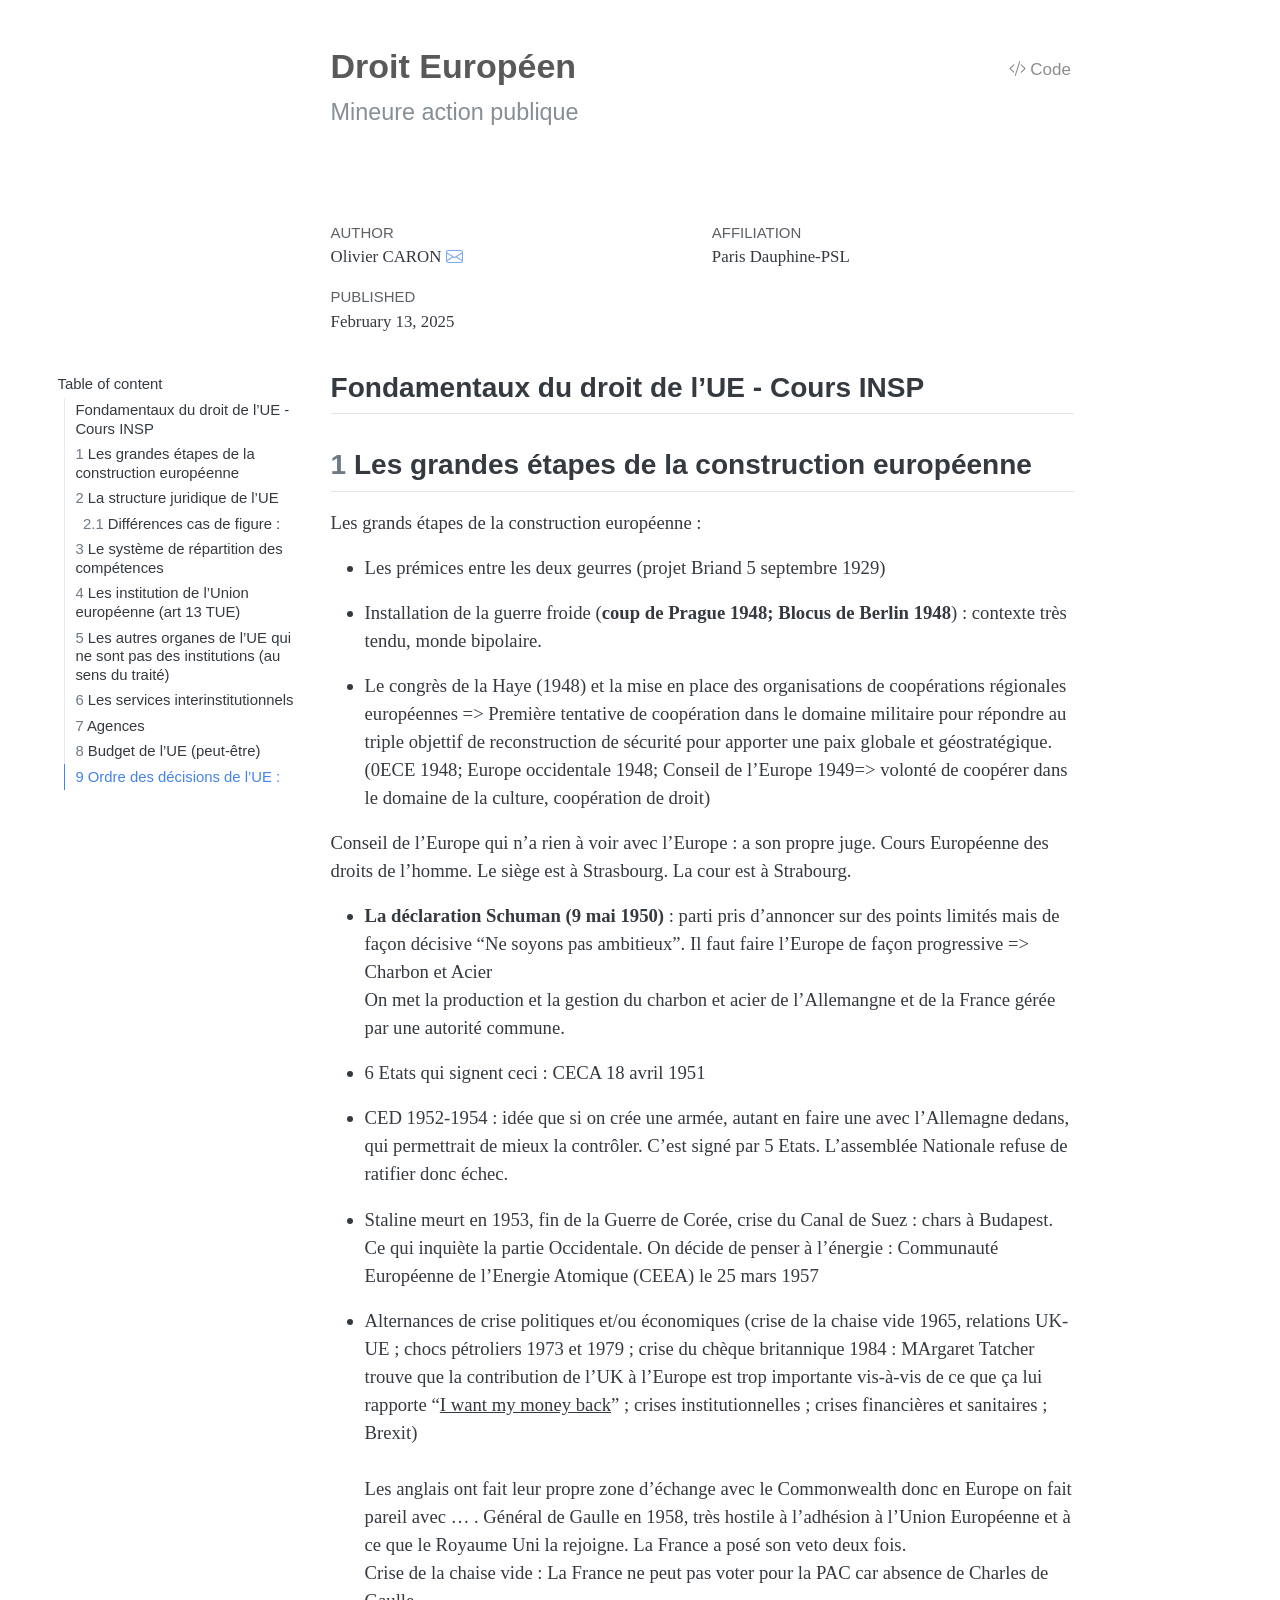
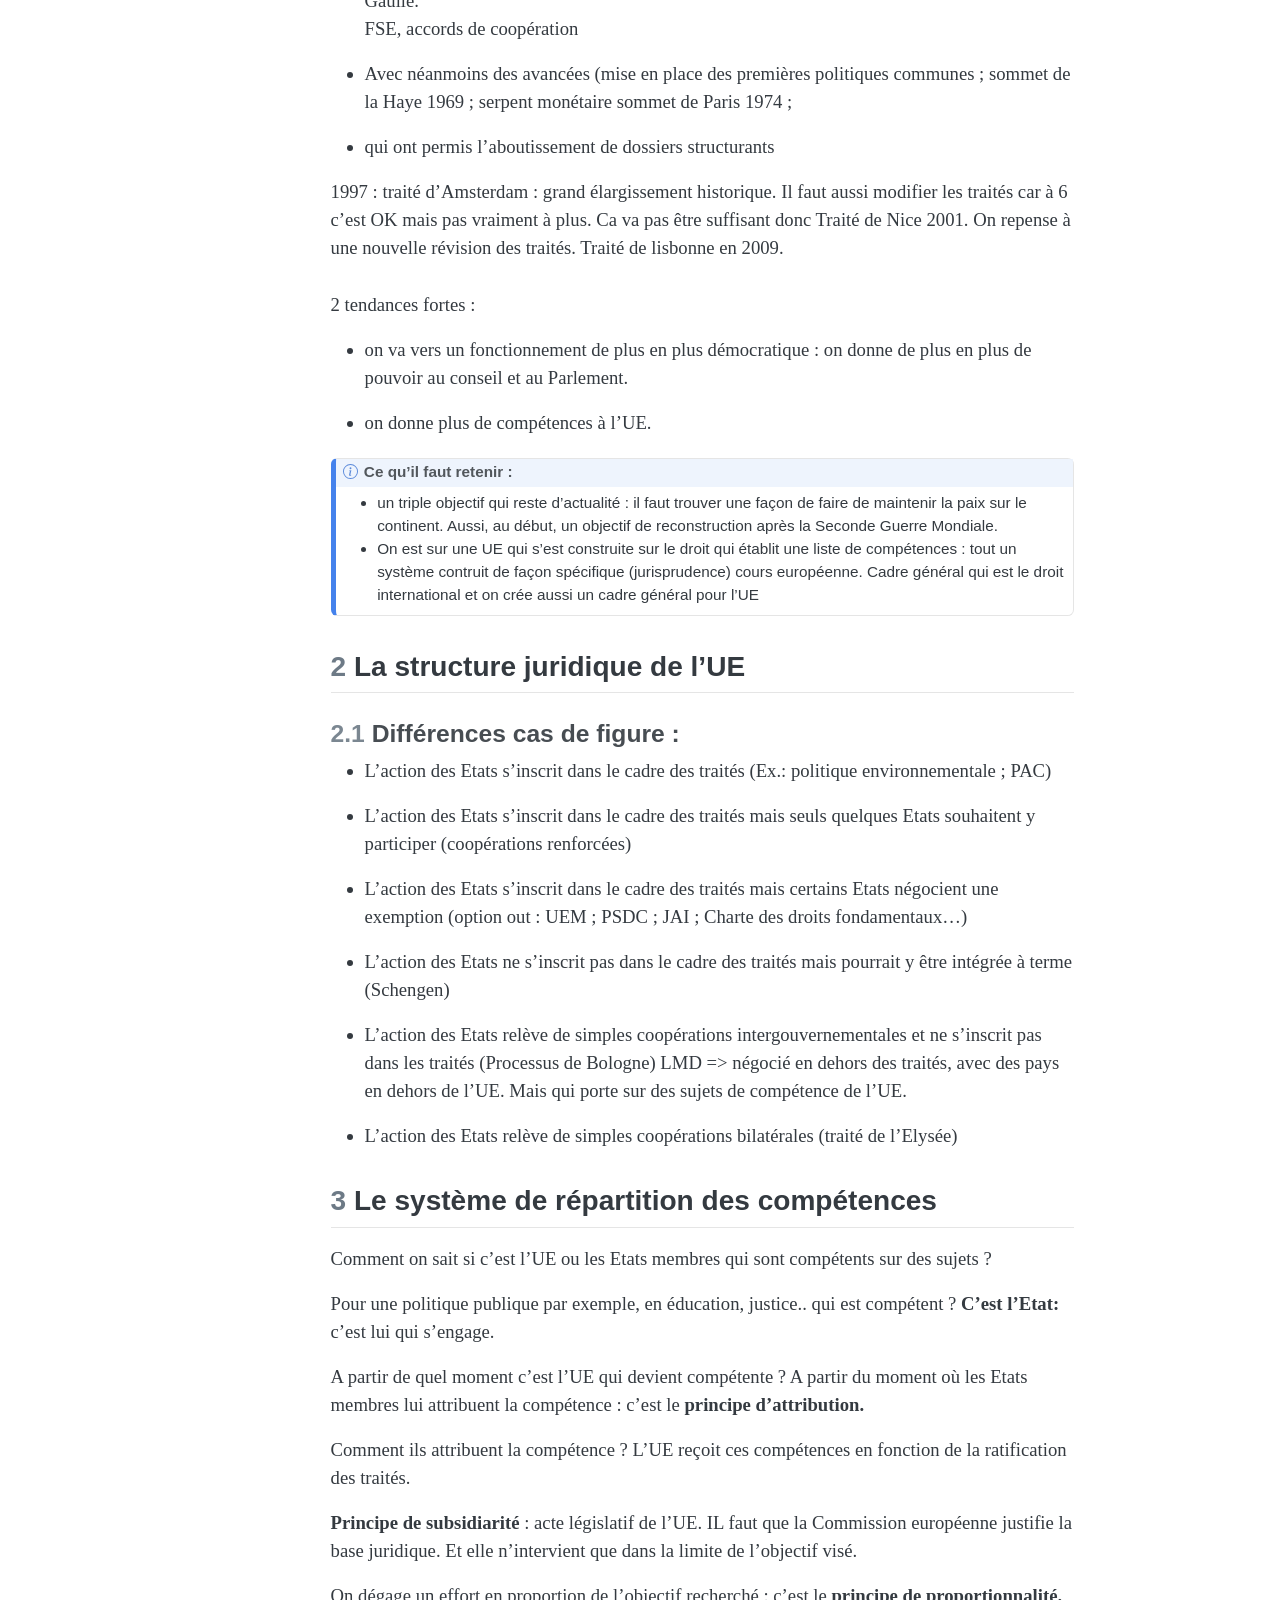
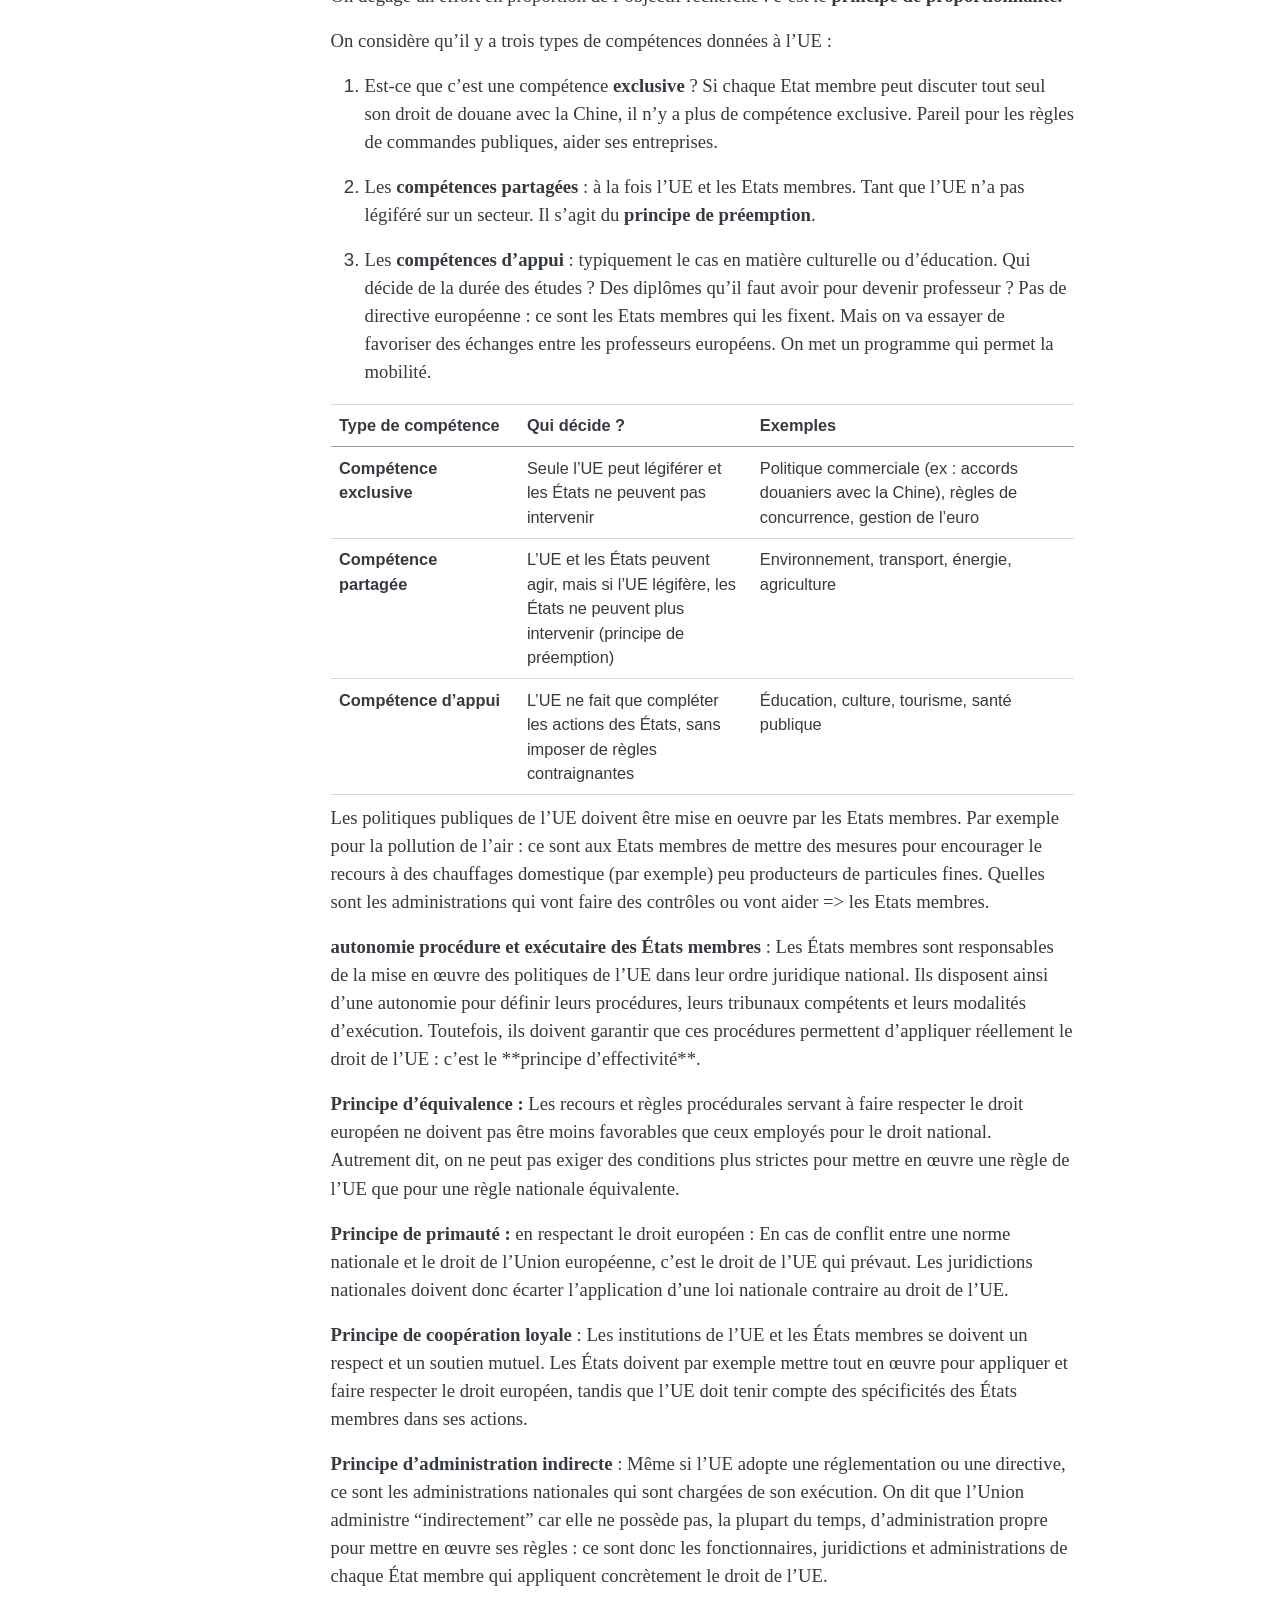
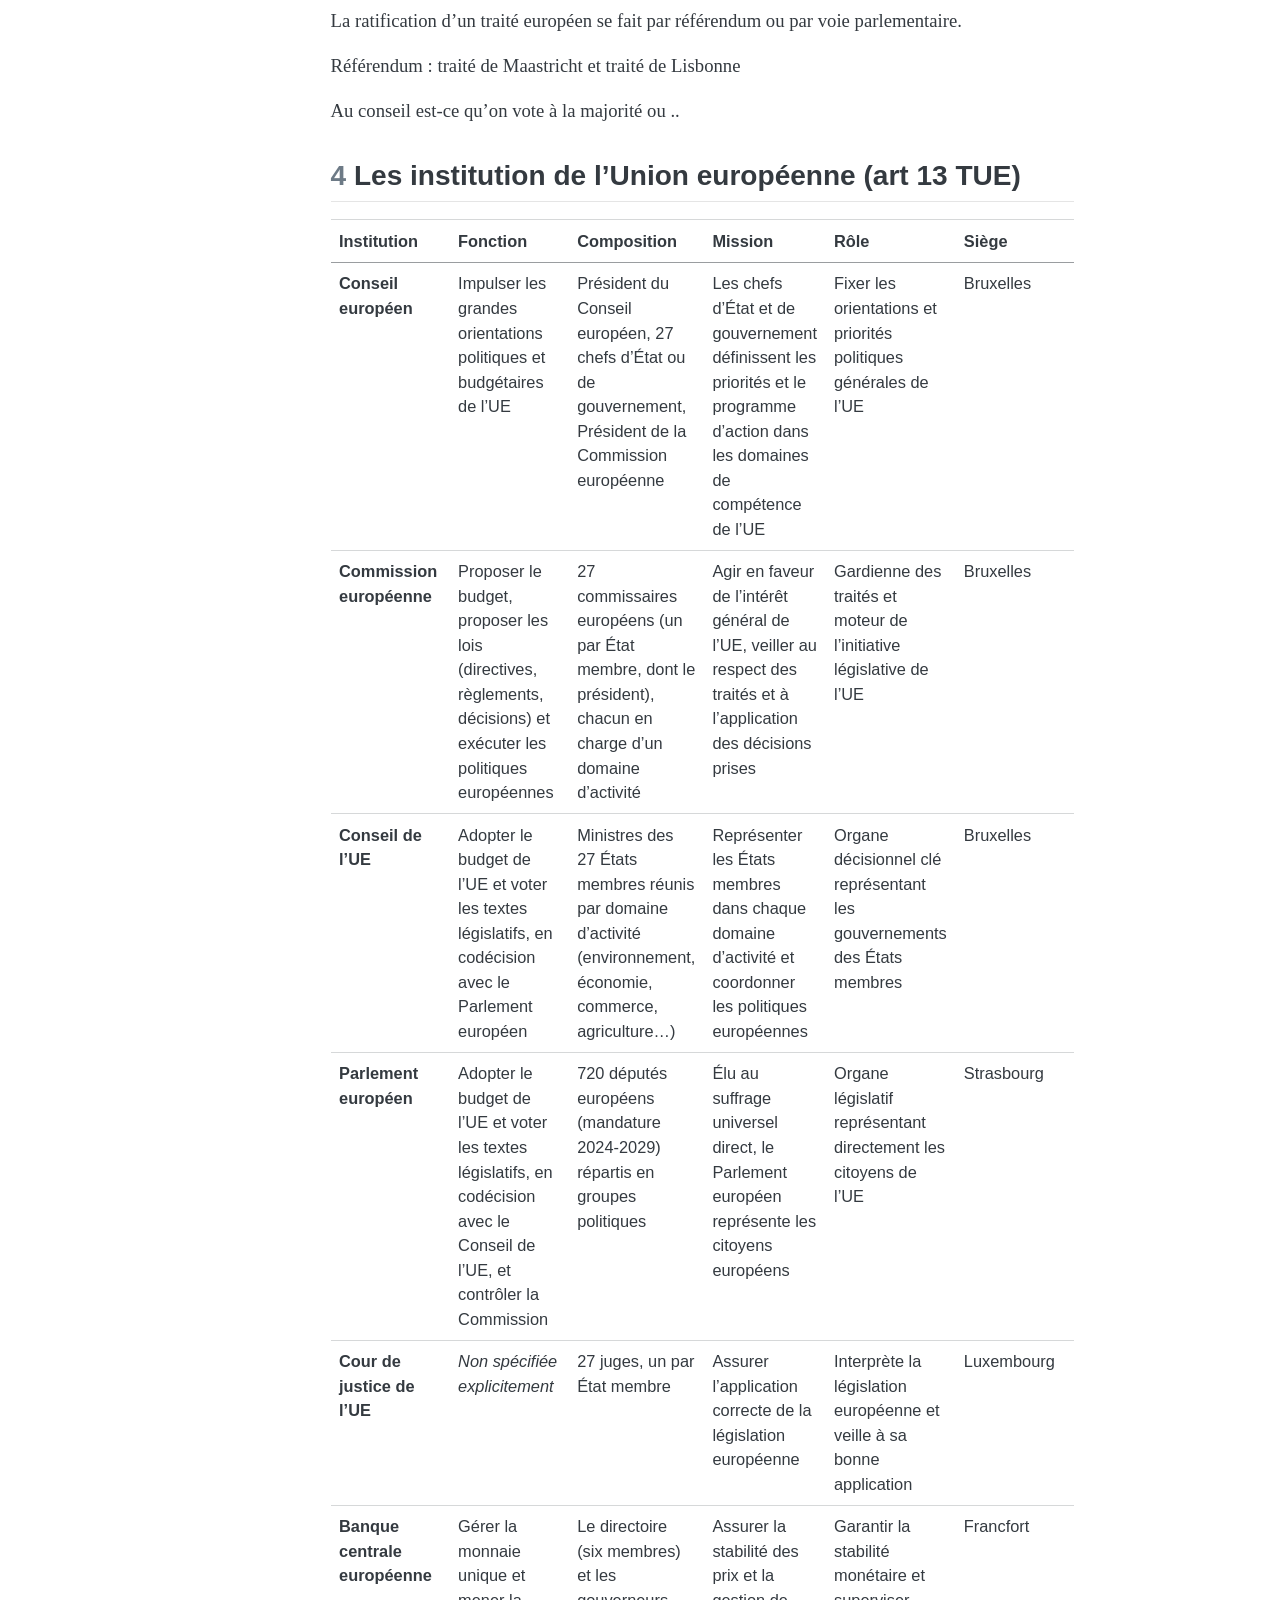
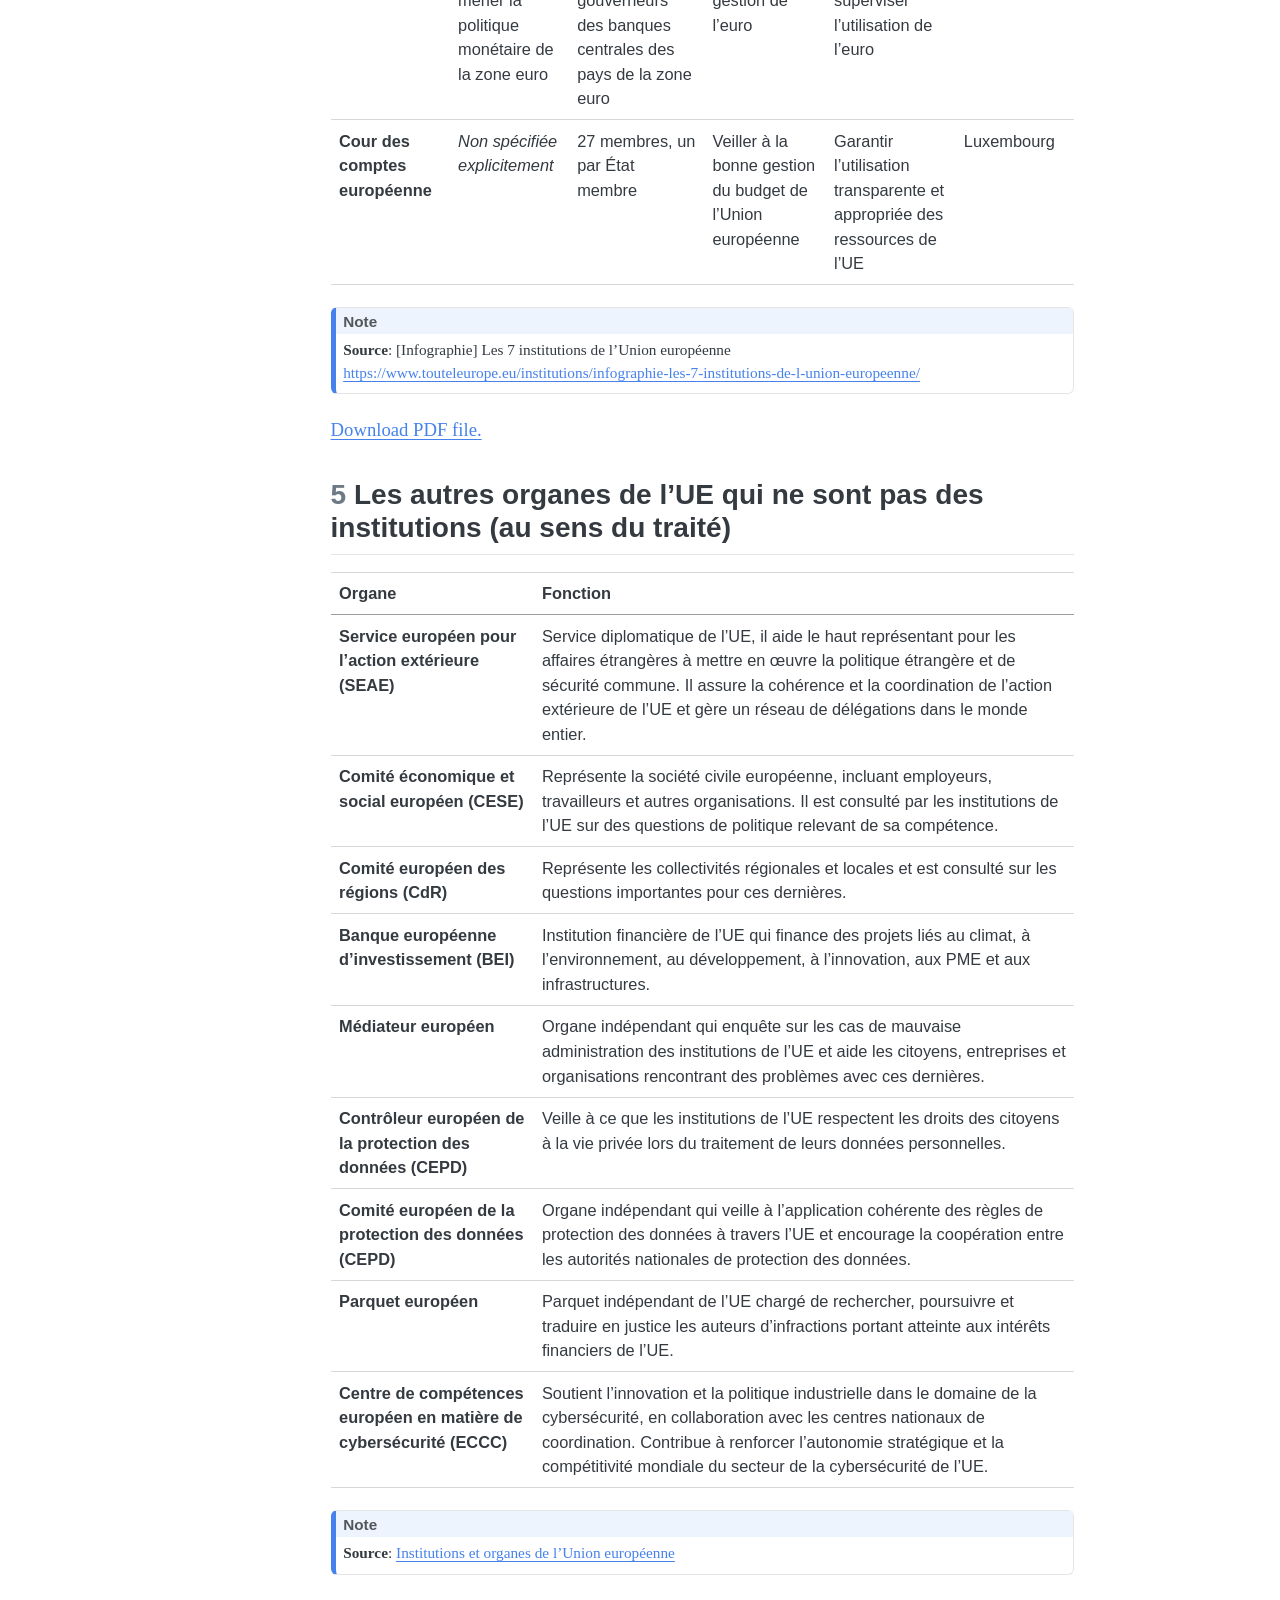
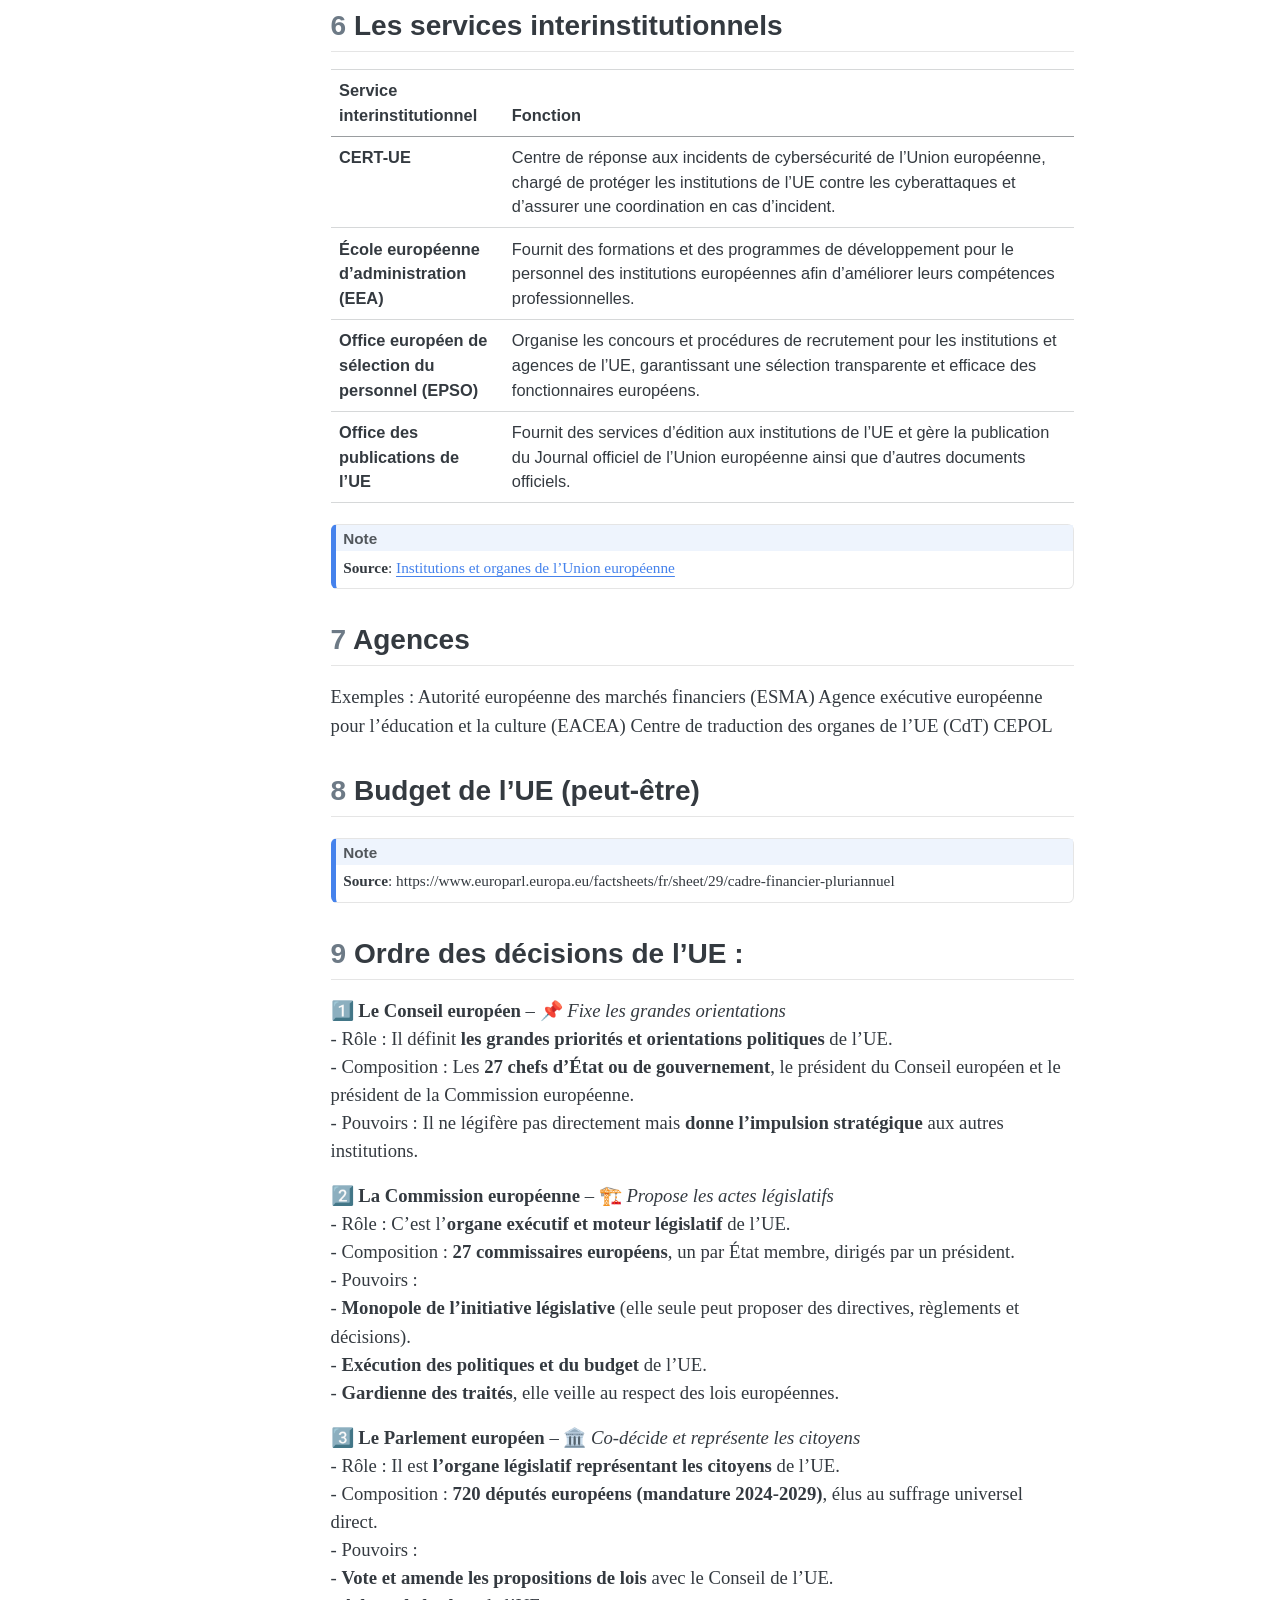
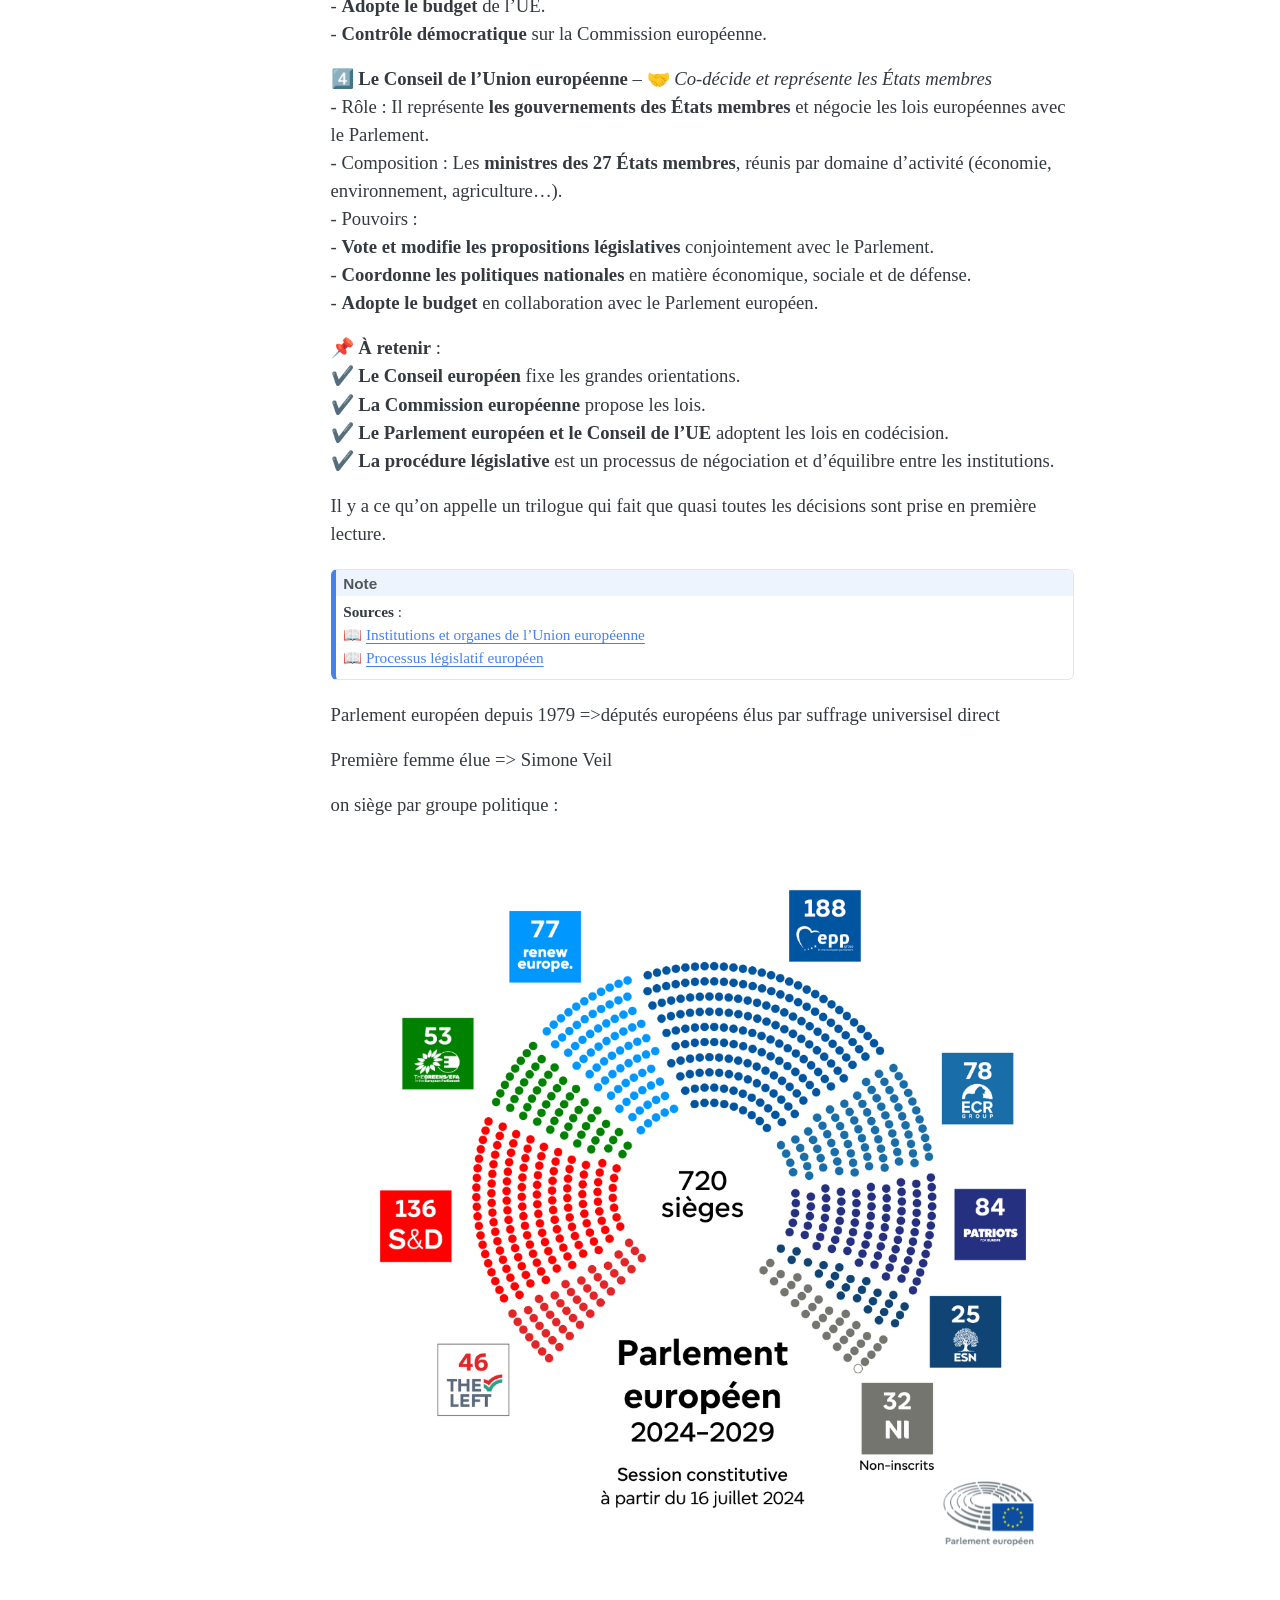
<file: droit_europeen/droit_europeen.html>
<!DOCTYPE html>
<html xmlns="http://www.w3.org/1999/xhtml" lang="en" xml:lang="en"><head>

<meta charset="utf-8">
<meta name="generator" content="quarto-1.6.40">

<meta name="viewport" content="width=device-width, initial-scale=1.0, user-scalable=yes">

<meta name="author" content="Olivier CARON">
<meta name="dcterms.date" content="2025-02-13">

<title>Droit Européen</title>
<style>
code{white-space: pre-wrap;}
span.smallcaps{font-variant: small-caps;}
div.columns{display: flex; gap: min(4vw, 1.5em);}
div.column{flex: auto; overflow-x: auto;}
div.hanging-indent{margin-left: 1.5em; text-indent: -1.5em;}
ul.task-list{list-style: none;}
ul.task-list li input[type="checkbox"] {
  width: 0.8em;
  margin: 0 0.8em 0.2em -1em; /* quarto-specific, see https://github.com/quarto-dev/quarto-cli/issues/4556 */ 
  vertical-align: middle;
}
/* CSS for syntax highlighting */
pre > code.sourceCode { white-space: pre; position: relative; }
pre > code.sourceCode > span { line-height: 1.25; }
pre > code.sourceCode > span:empty { height: 1.2em; }
.sourceCode { overflow: visible; }
code.sourceCode > span { color: inherit; text-decoration: inherit; }
div.sourceCode { margin: 1em 0; }
pre.sourceCode { margin: 0; }
@media screen {
div.sourceCode { overflow: auto; }
}
@media print {
pre > code.sourceCode { white-space: pre-wrap; }
pre > code.sourceCode > span { display: inline-block; text-indent: -5em; padding-left: 5em; }
}
pre.numberSource code
  { counter-reset: source-line 0; }
pre.numberSource code > span
  { position: relative; left: -4em; counter-increment: source-line; }
pre.numberSource code > span > a:first-child::before
  { content: counter(source-line);
    position: relative; left: -1em; text-align: right; vertical-align: baseline;
    border: none; display: inline-block;
    -webkit-touch-callout: none; -webkit-user-select: none;
    -khtml-user-select: none; -moz-user-select: none;
    -ms-user-select: none; user-select: none;
    padding: 0 4px; width: 4em;
  }
pre.numberSource { margin-left: 3em;  padding-left: 4px; }
div.sourceCode
  {   }
@media screen {
pre > code.sourceCode > span > a:first-child::before { text-decoration: underline; }
}
</style>


<script src="droit_europeen_files/libs/clipboard/clipboard.min.js"></script>
<script src="droit_europeen_files/libs/quarto-html/quarto.js"></script>
<script src="droit_europeen_files/libs/quarto-html/popper.min.js"></script>
<script src="droit_europeen_files/libs/quarto-html/tippy.umd.min.js"></script>
<script src="droit_europeen_files/libs/quarto-html/anchor.min.js"></script>
<link href="droit_europeen_files/libs/quarto-html/tippy.css" rel="stylesheet">
<link href="droit_europeen_files/libs/quarto-html/quarto-syntax-highlighting-23b8e6f3f748bc5bdbba311d511a5b21.css" rel="stylesheet" id="quarto-text-highlighting-styles">
<script src="droit_europeen_files/libs/bootstrap/bootstrap.min.js"></script>
<link href="droit_europeen_files/libs/bootstrap/bootstrap-icons.css" rel="stylesheet">
<link href="droit_europeen_files/libs/bootstrap/bootstrap-22ba1fe316d19650a819364dd4c85c06.min.css" rel="stylesheet" append-hash="true" id="quarto-bootstrap" data-mode="light">


</head>

<body>

<header id="title-block-header" class="quarto-title-block default toc-left page-columns page-full">
  <div class="quarto-title-banner page-columns page-full">
    <div class="quarto-title column-body">
      <div class="quarto-title-block"><div><h1 class="title">Droit Européen</h1><button type="button" class="btn code-tools-button" id="quarto-code-tools-source"><i class="bi"></i> Code</button></div></div>
            <p class="subtitle lead">Mineure action publique</p>
                      </div>
  </div>
    
  <div class="quarto-title-meta-author">
    <div class="quarto-title-meta-heading">Author</div>
    <div class="quarto-title-meta-heading">Affiliation</div>
    
      <div class="quarto-title-meta-contents">
      <p class="author">Olivier CARON <a href="mailto:caron.olivier.80@gmail.com" class="quarto-title-author-email"><i class="bi bi-envelope"></i></a> </p>
    </div>
    <div class="quarto-title-meta-contents">
          <p class="affiliation">
              Paris Dauphine-PSL
            </p>
        </div>
    </div>

  <div class="quarto-title-meta">

        
      <div>
      <div class="quarto-title-meta-heading">Published</div>
      <div class="quarto-title-meta-contents">
        <p class="date">February 13, 2025</p>
      </div>
    </div>
    
      
    </div>
    
  
  </header><div id="quarto-content" class="page-columns page-rows-contents page-layout-article toc-left">
<div id="quarto-sidebar-toc-left" class="sidebar toc-left">
  <nav id="TOC" role="doc-toc" class="toc-active" data-toc-expanded="3">
    <h2 id="toc-title">Table of content</h2>
   
  <ul>
  <li><a href="#fondamentaux-du-droit-de-lue---cours-insp" id="toc-fondamentaux-du-droit-de-lue---cours-insp" class="nav-link active" data-scroll-target="#fondamentaux-du-droit-de-lue---cours-insp">Fondamentaux du droit de l’UE - Cours INSP</a></li>
  <li><a href="#les-grandes-étapes-de-la-construction-européenne" id="toc-les-grandes-étapes-de-la-construction-européenne" class="nav-link" data-scroll-target="#les-grandes-étapes-de-la-construction-européenne"><span class="header-section-number">1</span> Les grandes étapes de la construction européenne</a></li>
  <li><a href="#la-structure-juridique-de-lue" id="toc-la-structure-juridique-de-lue" class="nav-link" data-scroll-target="#la-structure-juridique-de-lue"><span class="header-section-number">2</span> La structure juridique de l’UE</a>
  <ul class="collapse">
  <li><a href="#différences-cas-de-figure" id="toc-différences-cas-de-figure" class="nav-link" data-scroll-target="#différences-cas-de-figure"><span class="header-section-number">2.1</span> Différences cas de figure :</a></li>
  </ul></li>
  <li><a href="#le-système-de-répartition-des-compétences" id="toc-le-système-de-répartition-des-compétences" class="nav-link" data-scroll-target="#le-système-de-répartition-des-compétences"><span class="header-section-number">3</span> Le système de répartition des compétences</a></li>
  <li><a href="#les-institution-de-lunion-européenne-art-13-tue" id="toc-les-institution-de-lunion-européenne-art-13-tue" class="nav-link" data-scroll-target="#les-institution-de-lunion-européenne-art-13-tue"><span class="header-section-number">4</span> Les institution de l’Union européenne (art 13 TUE)</a></li>
  <li><a href="#les-autres-organes-de-lue-qui-ne-sont-pas-des-institutions-au-sens-du-traité" id="toc-les-autres-organes-de-lue-qui-ne-sont-pas-des-institutions-au-sens-du-traité" class="nav-link" data-scroll-target="#les-autres-organes-de-lue-qui-ne-sont-pas-des-institutions-au-sens-du-traité"><span class="header-section-number">5</span> Les autres organes de l’UE qui ne sont pas des institutions (au sens du traité)</a></li>
  <li><a href="#les-services-interinstitutionnels" id="toc-les-services-interinstitutionnels" class="nav-link" data-scroll-target="#les-services-interinstitutionnels"><span class="header-section-number">6</span> Les services interinstitutionnels</a></li>
  <li><a href="#agences" id="toc-agences" class="nav-link" data-scroll-target="#agences"><span class="header-section-number">7</span> Agences</a></li>
  <li><a href="#budget-de-lue-peut-être" id="toc-budget-de-lue-peut-être" class="nav-link" data-scroll-target="#budget-de-lue-peut-être"><span class="header-section-number">8</span> Budget de l’UE (peut-être)</a></li>
  <li><a href="#ordre-des-décisions-de-lue" id="toc-ordre-des-décisions-de-lue" class="nav-link" data-scroll-target="#ordre-des-décisions-de-lue"><span class="header-section-number">9</span> Ordre des décisions de l’UE :</a></li>
  </ul>
</nav>
</div>
<div id="quarto-margin-sidebar" class="sidebar margin-sidebar zindex-bottom">
</div>
<main class="content quarto-banner-title-block" id="quarto-document-content">





<section id="fondamentaux-du-droit-de-lue---cours-insp" class="level2 unnumbered">
<h2 class="unnumbered anchored" data-anchor-id="fondamentaux-du-droit-de-lue---cours-insp">Fondamentaux du droit de l’UE - Cours INSP</h2>
</section>
<section id="les-grandes-étapes-de-la-construction-européenne" class="level2" data-number="1">
<h2 data-number="1" class="anchored" data-anchor-id="les-grandes-étapes-de-la-construction-européenne"><span class="header-section-number">1</span> Les grandes étapes de la construction européenne</h2>
<p>Les grands étapes de la construction européenne :</p>
<ul>
<li><p>Les prémices entre les deux geurres (projet Briand 5 septembre 1929)</p></li>
<li><p>Installation de la guerre froide (<strong>coup de Prague 1948; Blocus de Berlin 1948</strong>) : contexte très tendu, monde bipolaire.</p></li>
<li><p>Le congrès de la Haye (1948) et la mise en place des organisations de coopérations régionales européennes =&gt; Première tentative de coopération dans le domaine militaire pour répondre au triple objettif de reconstruction de sécurité pour apporter une paix globale et géostratégique. (0ECE 1948; Europe occidentale 1948; Conseil de l’Europe 1949=&gt; volonté de coopérer dans le domaine de la culture, coopération de droit)</p></li>
</ul>
<p>Conseil de l’Europe qui n’a rien à voir avec l’Europe : a son propre juge. Cours Européenne des droits de l’homme. Le siège est à Strasbourg. La cour est à Strabourg.</p>
<ul>
<li><p><strong>La déclaration Schuman (9 mai 1950)</strong> : parti pris d’annoncer sur des points limités mais de façon décisive “Ne soyons pas ambitieux”. Il faut faire l’Europe de façon progressive =&gt; Charbon et Acier<br>
On met la production et la gestion du charbon et acier de l’Allemangne et de la France gérée par une autorité commune.<br>
</p></li>
<li><p>6 Etats qui signent ceci : CECA 18 avril 1951</p></li>
<li><p>CED 1952-1954 : idée que si on crée une armée, autant en faire une avec l’Allemagne dedans, qui permettrait de mieux la contrôler. C’est signé par 5 Etats. L’assemblée Nationale refuse de ratifier donc échec.</p></li>
<li><p>Staline meurt en 1953, fin de la Guerre de Corée, crise du Canal de Suez : chars à Budapest. Ce qui inquiète la partie Occidentale. On décide de penser à l’énergie : Communauté Européenne de l’Energie Atomique (CEEA) le 25 mars 1957</p></li>
<li><p>Alternances de crise politiques et/ou économiques (crise de la chaise vide 1965, relations UK-UE ; chocs pétroliers 1973 et 1979 ; crise du chèque britannique 1984 : MArgaret Tatcher trouve que la contribution de l’UK à l’Europe est trop importante vis-à-vis de ce que ça lui rapporte “<u>I want my money back</u>” ; crises institutionnelles ; crises financières et sanitaires ; Brexit)<br>
<br>
Les anglais ont fait leur propre zone d’échange avec le Commonwealth donc en Europe on fait pareil avec … . Général de Gaulle en 1958, très hostile à l’adhésion à l’Union Européenne et à ce que le Royaume Uni la rejoigne. La France a posé son veto deux fois.<br>
Crise de la chaise vide : La France ne peut pas voter pour la PAC car absence de Charles de Gaulle.<br>
FSE, accords de coopération</p></li>
<li><p>Avec néanmoins des avancées (mise en place des premières politiques communes ; sommet de la Haye 1969 ; serpent monétaire sommet de Paris 1974 ;</p></li>
<li><p>qui ont permis l’aboutissement de dossiers structurants</p></li>
</ul>
<p>1997 : traité d’Amsterdam : grand élargissement historique. Il faut aussi modifier les traités car à 6 c’est OK mais pas vraiment à plus. Ca va pas être suffisant donc Traité de Nice 2001. On repense à une nouvelle révision des traités. Traité de lisbonne en 2009.<br>
<br>
2 tendances fortes :</p>
<ul>
<li><p>on va vers un fonctionnement de plus en plus démocratique : on donne de plus en plus de pouvoir au conseil et au Parlement.</p></li>
<li><p>on donne plus de compétences à l’UE.</p></li>
</ul>
<div class="callout callout-style-default callout-note callout-titled">
<div class="callout-header d-flex align-content-center">
<div class="callout-icon-container">
<i class="callout-icon"></i>
</div>
<div class="callout-title-container flex-fill">
Ce qu’il faut retenir :
</div>
</div>
<div class="callout-body-container callout-body">
<ul>
<li>un triple objectif qui reste d’actualité : il faut trouver une façon de faire de maintenir la paix sur le continent. Aussi, au début, un objectif de reconstruction après la Seconde Guerre Mondiale.</li>
<li>On est sur une UE qui s’est construite sur le droit qui établit une liste de compétences : tout un système contruit de façon spécifique (jurisprudence) cours européenne. Cadre général qui est le droit international et on crée aussi un cadre général pour l’UE</li>
</ul>
</div>
</div>
</section>
<section id="la-structure-juridique-de-lue" class="level2" data-number="2">
<h2 data-number="2" class="anchored" data-anchor-id="la-structure-juridique-de-lue"><span class="header-section-number">2</span> La structure juridique de l’UE</h2>
<section id="différences-cas-de-figure" class="level3" data-number="2.1">
<h3 data-number="2.1" class="anchored" data-anchor-id="différences-cas-de-figure"><span class="header-section-number">2.1</span> Différences cas de figure :</h3>
<ul>
<li><p>L’action des Etats s’inscrit dans le cadre des traités (Ex.: politique environnementale ; PAC)</p></li>
<li><p>L’action des Etats s’inscrit dans le cadre des traités mais seuls quelques Etats souhaitent y participer (coopérations renforcées)</p></li>
<li><p>L’action des Etats s’inscrit dans le cadre des traités mais certains Etats négocient une exemption (option out : UEM ; PSDC ; JAI ; Charte des droits fondamentaux…)</p></li>
<li><p>L’action des Etats ne s’inscrit pas dans le cadre des traités mais pourrait y être intégrée à terme (Schengen)</p></li>
<li><p>L’action des Etats relève de simples coopérations intergouvernementales et ne s’inscrit pas dans les traités (Processus de Bologne) LMD =&gt; négocié en dehors des traités, avec des pays en dehors de l’UE. Mais qui porte sur des sujets de compétence de l’UE.</p></li>
<li><p>L’action des Etats relève de simples coopérations bilatérales (traité de l’Elysée)</p></li>
</ul>
</section>
</section>
<section id="le-système-de-répartition-des-compétences" class="level2" data-number="3">
<h2 data-number="3" class="anchored" data-anchor-id="le-système-de-répartition-des-compétences"><span class="header-section-number">3</span> Le système de répartition des compétences</h2>
<p>Comment on sait si c’est l’UE ou les Etats membres qui sont compétents sur des sujets ?</p>
<p>Pour une politique publique par exemple, en éducation, justice.. qui est compétent ? <strong>C’est l’Etat:</strong> c’est lui qui s’engage.</p>
<p>A partir de quel moment c’est l’UE qui devient compétente ? A partir du moment où les Etats membres lui attribuent la compétence : c’est le <strong>principe d’attribution.</strong></p>
<p>Comment ils attribuent la compétence ? L’UE reçoit ces compétences en fonction de la ratification des traités.</p>
<p><strong>Principe de subsidiarité</strong> : acte législatif de l’UE. IL faut que la Commission européenne justifie la base juridique. Et elle n’intervient que dans la limite de l’objectif visé.</p>
<p>On dégage un effort en proportion de l’objectif recherché : c’est le <strong>principe de proportionnalité.</strong></p>
<p>On considère qu’il y a trois types de compétences données à l’UE :</p>
<ol type="1">
<li><p>Est-ce que c’est une compétence <strong>exclusive</strong> ? Si chaque Etat membre peut discuter tout seul son droit de douane avec la Chine, il n’y a plus de compétence exclusive. Pareil pour les règles de commandes publiques, aider ses entreprises.</p></li>
<li><p>Les <strong>compétences partagées</strong> : à la fois l’UE et les Etats membres. Tant que l’UE n’a pas légiféré sur un secteur. Il s’agit du <strong>principe de préemption</strong>.</p></li>
<li><p>Les <strong>compétences d’appui</strong> : typiquement le cas en matière culturelle ou d’éducation. Qui décide de la durée des études ? Des diplômes qu’il faut avoir pour devenir professeur ? Pas de directive européenne : ce sont les Etats membres qui les fixent. Mais on va essayer de favoriser des échanges entre les professeurs européens. On met un programme qui permet la mobilité.</p></li>
</ol>
<table class="caption-top table">
<colgroup>
<col style="width: 25%">
<col style="width: 31%">
<col style="width: 43%">
</colgroup>
<thead>
<tr class="header">
<th>Type de compétence</th>
<th>Qui décide ?</th>
<th>Exemples</th>
</tr>
</thead>
<tbody>
<tr class="odd">
<td><strong>Compétence exclusive</strong></td>
<td>Seule l’UE peut légiférer et les États ne peuvent pas intervenir</td>
<td>Politique commerciale (ex : accords douaniers avec la Chine), règles de concurrence, gestion de l’euro</td>
</tr>
<tr class="even">
<td><strong>Compétence partagée</strong></td>
<td>L’UE et les États peuvent agir, mais si l’UE légifère, les États ne peuvent plus intervenir (principe de préemption)</td>
<td>Environnement, transport, énergie, agriculture</td>
</tr>
<tr class="odd">
<td><strong>Compétence d’appui</strong></td>
<td>L’UE ne fait que compléter les actions des États, sans imposer de règles contraignantes</td>
<td>Éducation, culture, tourisme, santé publique</td>
</tr>
</tbody>
</table>
<p>Les politiques publiques de l’UE doivent être mise en oeuvre par les Etats membres. Par exemple pour la pollution de l’air : ce sont aux Etats membres de mettre des mesures pour encourager le recours à des chauffages domestique (par exemple) peu producteurs de particules fines. Quelles sont les administrations qui vont faire des contrôles ou vont aider =&gt; les Etats membres.</p>
<p><strong>autonomie procédure et exécutaire des États membres</strong> : Les États membres sont responsables de la mise en œuvre des politiques de l’UE dans leur ordre juridique national. Ils disposent ainsi d’une autonomie pour définir leurs procédures, leurs tribunaux compétents et leurs modalités d’exécution. Toutefois, ils doivent garantir que ces procédures permettent d’appliquer réellement le droit de l’UE : c’est le **principe d’effectivité**.</p>
<p><strong>Principe d’équivalence :</strong> Les recours et règles procédurales servant à faire respecter le droit européen ne doivent pas être moins favorables que ceux employés pour le droit national. Autrement dit, on ne peut pas exiger des conditions plus strictes pour mettre en œuvre une règle de l’UE que pour une règle nationale équivalente.</p>
<p><strong>Principe de primauté :</strong> en respectant le droit européen : En cas de conflit entre une norme nationale et le droit de l’Union européenne, c’est le droit de l’UE qui prévaut. Les juridictions nationales doivent donc écarter l’application d’une loi nationale contraire au droit de l’UE.</p>
<p><strong>Principe de coopération loyale</strong> : Les institutions de l’UE et les États membres se doivent un respect et un soutien mutuel. Les États doivent par exemple mettre tout en œuvre pour appliquer et faire respecter le droit européen, tandis que l’UE doit tenir compte des spécificités des États membres dans ses actions.</p>
<p><strong>Principe d’administration indirecte</strong> : Même si l’UE adopte une réglementation ou une directive, ce sont les administrations nationales qui sont chargées de son exécution. On dit que l’Union administre “indirectement” car elle ne possède pas, la plupart du temps, d’administration propre pour mettre en œuvre ses règles : ce sont donc les fonctionnaires, juridictions et administrations de chaque État membre qui appliquent concrètement le droit de l’UE.</p>
<p>La ratification d’un traité européen se fait par référendum ou par voie parlementaire.</p>
<p>Référendum : traité de Maastricht et traité de Lisbonne</p>
<p>Au conseil est-ce qu’on vote à la majorité ou ..</p>
</section>
<section id="les-institution-de-lunion-européenne-art-13-tue" class="level2" data-number="4">
<h2 data-number="4" class="anchored" data-anchor-id="les-institution-de-lunion-européenne-art-13-tue"><span class="header-section-number">4</span> Les institution de l’Union européenne (art 13 TUE)</h2>
<table class="caption-top table">
<colgroup>
<col style="width: 16%">
<col style="width: 16%">
<col style="width: 16%">
<col style="width: 16%">
<col style="width: 16%">
<col style="width: 16%">
</colgroup>
<thead>
<tr class="header">
<th>Institution</th>
<th>Fonction</th>
<th>Composition</th>
<th>Mission</th>
<th>Rôle</th>
<th>Siège</th>
</tr>
</thead>
<tbody>
<tr class="odd">
<td><strong>Conseil européen</strong></td>
<td>Impulser les grandes orientations politiques et budgétaires de l’UE</td>
<td>Président du Conseil européen, 27 chefs d’État ou de gouvernement, Président de la Commission européenne</td>
<td>Les chefs d’État et de gouvernement définissent les priorités et le programme d’action dans les domaines de compétence de l’UE</td>
<td>Fixer les orientations et priorités politiques générales de l’UE</td>
<td>Bruxelles</td>
</tr>
<tr class="even">
<td><strong>Commission européenne</strong></td>
<td>Proposer le budget, proposer les lois (directives, règlements, décisions) et exécuter les politiques européennes</td>
<td>27 commissaires européens (un par État membre, dont le président), chacun en charge d’un domaine d’activité</td>
<td>Agir en faveur de l’intérêt général de l’UE, veiller au respect des traités et à l’application des décisions prises</td>
<td>Gardienne des traités et moteur de l’initiative législative de l’UE</td>
<td>Bruxelles</td>
</tr>
<tr class="odd">
<td><strong>Conseil de l’UE</strong></td>
<td>Adopter le budget de l’UE et voter les textes législatifs, en codécision avec le Parlement européen</td>
<td>Ministres des 27 États membres réunis par domaine d’activité (environnement, économie, commerce, agriculture…)</td>
<td>Représenter les États membres dans chaque domaine d’activité et coordonner les politiques européennes</td>
<td>Organe décisionnel clé représentant les gouvernements des États membres</td>
<td>Bruxelles</td>
</tr>
<tr class="even">
<td><strong>Parlement européen</strong></td>
<td>Adopter le budget de l’UE et voter les textes législatifs, en codécision avec le Conseil de l’UE, et contrôler la Commission</td>
<td>720 députés européens (mandature 2024-2029) répartis en groupes politiques</td>
<td>Élu au suffrage universel direct, le Parlement européen représente les citoyens européens</td>
<td>Organe législatif représentant directement les citoyens de l’UE</td>
<td>Strasbourg</td>
</tr>
<tr class="odd">
<td><strong>Cour de justice de l’UE</strong></td>
<td><em>Non spécifiée explicitement</em></td>
<td>27 juges, un par État membre</td>
<td>Assurer l’application correcte de la législation européenne</td>
<td>Interprète la législation européenne et veille à sa bonne application</td>
<td>Luxembourg</td>
</tr>
<tr class="even">
<td><strong>Banque centrale européenne</strong></td>
<td>Gérer la monnaie unique et mener la politique monétaire de la zone euro</td>
<td>Le directoire (six membres) et les gouverneurs des banques centrales des pays de la zone euro</td>
<td>Assurer la stabilité des prix et la gestion de l’euro</td>
<td>Garantir la stabilité monétaire et superviser l’utilisation de l’euro</td>
<td>Francfort</td>
</tr>
<tr class="odd">
<td><strong>Cour des comptes européenne</strong></td>
<td><em>Non spécifiée explicitement</em></td>
<td>27 membres, un par État membre</td>
<td>Veiller à la bonne gestion du budget de l’Union européenne</td>
<td>Garantir l’utilisation transparente et appropriée des ressources de l’UE</td>
<td>Luxembourg</td>
</tr>
</tbody>
</table>
<div class="callout callout-style-default callout-note no-icon callout-titled">
<div class="callout-header d-flex align-content-center">
<div class="callout-icon-container">
<i class="callout-icon no-icon"></i>
</div>
<div class="callout-title-container flex-fill">
Note
</div>
</div>
<div class="callout-body-container callout-body">
<p><strong>Source</strong>: [Infographie] Les 7 institutions de l’Union européenne<br>
<a href="https://www.touteleurope.eu/institutions/infographie-les-7-institutions-de-l-union-europeenne/" class="uri">https://www.touteleurope.eu/institutions/infographie-les-7-institutions-de-l-union-europeenne/</a></p>
</div>
</div>
<p><object data="data/infographie-les-sept-institutions-union-europeenne.pdf" type="application/pdf" width="100%" height="800"><a href="data/infographie-les-sept-institutions-union-europeenne.pdf" download="">Download PDF file.</a></object></p>
</section>
<section id="les-autres-organes-de-lue-qui-ne-sont-pas-des-institutions-au-sens-du-traité" class="level2" data-number="5">
<h2 data-number="5" class="anchored" data-anchor-id="les-autres-organes-de-lue-qui-ne-sont-pas-des-institutions-au-sens-du-traité"><span class="header-section-number">5</span> Les autres organes de l’UE qui ne sont pas des institutions (au sens du traité)</h2>
<table class="caption-top table">
<colgroup>
<col style="width: 27%">
<col style="width: 72%">
</colgroup>
<thead>
<tr class="header">
<th>Organe</th>
<th>Fonction</th>
</tr>
</thead>
<tbody>
<tr class="odd">
<td><strong>Service européen pour l’action extérieure (SEAE)</strong></td>
<td>Service diplomatique de l’UE, il aide le haut représentant pour les affaires étrangères à mettre en œuvre la politique étrangère et de sécurité commune. Il assure la cohérence et la coordination de l’action extérieure de l’UE et gère un réseau de délégations dans le monde entier.</td>
</tr>
<tr class="even">
<td><strong>Comité économique et social européen (CESE)</strong></td>
<td>Représente la société civile européenne, incluant employeurs, travailleurs et autres organisations. Il est consulté par les institutions de l’UE sur des questions de politique relevant de sa compétence.</td>
</tr>
<tr class="odd">
<td><strong>Comité européen des régions (CdR)</strong></td>
<td>Représente les collectivités régionales et locales et est consulté sur les questions importantes pour ces dernières.</td>
</tr>
<tr class="even">
<td><strong>Banque européenne d’investissement (BEI)</strong></td>
<td>Institution financière de l’UE qui finance des projets liés au climat, à l’environnement, au développement, à l’innovation, aux PME et aux infrastructures.</td>
</tr>
<tr class="odd">
<td><strong>Médiateur européen</strong></td>
<td>Organe indépendant qui enquête sur les cas de mauvaise administration des institutions de l’UE et aide les citoyens, entreprises et organisations rencontrant des problèmes avec ces dernières.</td>
</tr>
<tr class="even">
<td><strong>Contrôleur européen de la protection des données (CEPD)</strong></td>
<td>Veille à ce que les institutions de l’UE respectent les droits des citoyens à la vie privée lors du traitement de leurs données personnelles.</td>
</tr>
<tr class="odd">
<td><strong>Comité européen de la protection des données (CEPD)</strong></td>
<td>Organe indépendant qui veille à l’application cohérente des règles de protection des données à travers l’UE et encourage la coopération entre les autorités nationales de protection des données.</td>
</tr>
<tr class="even">
<td><strong>Parquet européen</strong></td>
<td>Parquet indépendant de l’UE chargé de rechercher, poursuivre et traduire en justice les auteurs d’infractions portant atteinte aux intérêts financiers de l’UE.</td>
</tr>
<tr class="odd">
<td><strong>Centre de compétences européen en matière de cybersécurité (ECCC)</strong></td>
<td>Soutient l’innovation et la politique industrielle dans le domaine de la cybersécurité, en collaboration avec les centres nationaux de coordination. Contribue à renforcer l’autonomie stratégique et la compétitivité mondiale du secteur de la cybersécurité de l’UE.</td>
</tr>
</tbody>
</table>
<div class="callout callout-style-default callout-note no-icon callout-titled">
<div class="callout-header d-flex align-content-center">
<div class="callout-icon-container">
<i class="callout-icon no-icon"></i>
</div>
<div class="callout-title-container flex-fill">
Note
</div>
</div>
<div class="callout-body-container callout-body">
<p><strong>Source</strong>: <a href="https://european-union.europa.eu/institutions-law-budget/institutions-and-bodies/types-institutions-and-bodies_fr">Institutions et organes de l’Union européenne</a></p>
</div>
</div>
</section>
<section id="les-services-interinstitutionnels" class="level2" data-number="6">
<h2 data-number="6" class="anchored" data-anchor-id="les-services-interinstitutionnels"><span class="header-section-number">6</span> Les services interinstitutionnels</h2>
<table class="caption-top table">
<colgroup>
<col style="width: 23%">
<col style="width: 76%">
</colgroup>
<thead>
<tr class="header">
<th>Service interinstitutionnel</th>
<th>Fonction</th>
</tr>
</thead>
<tbody>
<tr class="odd">
<td><strong>CERT-UE</strong></td>
<td>Centre de réponse aux incidents de cybersécurité de l’Union européenne, chargé de protéger les institutions de l’UE contre les cyberattaques et d’assurer une coordination en cas d’incident.</td>
</tr>
<tr class="even">
<td><strong>École européenne d’administration (EEA)</strong></td>
<td>Fournit des formations et des programmes de développement pour le personnel des institutions européennes afin d’améliorer leurs compétences professionnelles.</td>
</tr>
<tr class="odd">
<td><strong>Office européen de sélection du personnel (EPSO)</strong></td>
<td>Organise les concours et procédures de recrutement pour les institutions et agences de l’UE, garantissant une sélection transparente et efficace des fonctionnaires européens.</td>
</tr>
<tr class="even">
<td><strong>Office des publications de l’UE</strong></td>
<td>Fournit des services d’édition aux institutions de l’UE et gère la publication du Journal officiel de l’Union européenne ainsi que d’autres documents officiels.</td>
</tr>
</tbody>
</table>
<div class="callout callout-style-default callout-note no-icon callout-titled">
<div class="callout-header d-flex align-content-center">
<div class="callout-icon-container">
<i class="callout-icon no-icon"></i>
</div>
<div class="callout-title-container flex-fill">
Note
</div>
</div>
<div class="callout-body-container callout-body">
<p><strong>Source</strong>: <a href="https://european-union.europa.eu/institutions-law-budget/institutions-and-bodies/types-institutions-and-bodies_fr">Institutions et organes de l’Union européenne</a></p>
</div>
</div>
</section>
<section id="agences" class="level2" data-number="7">
<h2 data-number="7" class="anchored" data-anchor-id="agences"><span class="header-section-number">7</span> Agences</h2>
<p>Exemples : Autorité européenne des marchés financiers (ESMA) Agence exécutive européenne pour l’éducation et la culture (EACEA) Centre de traduction des organes de l’UE (CdT) CEPOL</p>
</section>
<section id="budget-de-lue-peut-être" class="level2" data-number="8">
<h2 data-number="8" class="anchored" data-anchor-id="budget-de-lue-peut-être"><span class="header-section-number">8</span> Budget de l’UE (peut-être)</h2>
<div class="callout callout-style-default callout-note no-icon callout-titled">
<div class="callout-header d-flex align-content-center">
<div class="callout-icon-container">
<i class="callout-icon no-icon"></i>
</div>
<div class="callout-title-container flex-fill">
Note
</div>
</div>
<div class="callout-body-container callout-body">
<p><strong>Source</strong>: https://www.europarl.europa.eu/factsheets/fr/sheet/29/cadre-financier-pluriannuel</p>
</div>
</div>
</section>
<section id="ordre-des-décisions-de-lue" class="level2" data-number="9">
<h2 data-number="9" class="anchored" data-anchor-id="ordre-des-décisions-de-lue"><span class="header-section-number">9</span> Ordre des décisions de l’UE :</h2>
<p>1️⃣ <strong>Le Conseil européen</strong> – 📌 <em>Fixe les grandes orientations</em><br>
- Rôle : Il définit <strong>les grandes priorités et orientations politiques</strong> de l’UE.<br>
- Composition : Les <strong>27 chefs d’État ou de gouvernement</strong>, le président du Conseil européen et le président de la Commission européenne.<br>
- Pouvoirs : Il ne légifère pas directement mais <strong>donne l’impulsion stratégique</strong> aux autres institutions.</p>
<p>2️⃣ <strong>La Commission européenne</strong> – 🏗️ <em>Propose les actes législatifs</em><br>
- Rôle : C’est l’<strong>organe exécutif et moteur législatif</strong> de l’UE.<br>
- Composition : <strong>27 commissaires européens</strong>, un par État membre, dirigés par un président.<br>
- Pouvoirs :<br>
- <strong>Monopole de l’initiative législative</strong> (elle seule peut proposer des directives, règlements et décisions).<br>
- <strong>Exécution des politiques et du budget</strong> de l’UE.<br>
- <strong>Gardienne des traités</strong>, elle veille au respect des lois européennes.</p>
<p>3️⃣ <strong>Le Parlement européen</strong> – 🏛️ <em>Co-décide et représente les citoyens</em><br>
- Rôle : Il est <strong>l’organe législatif représentant les citoyens</strong> de l’UE.<br>
- Composition : <strong>720 députés européens (mandature 2024-2029)</strong>, élus au suffrage universel direct.<br>
- Pouvoirs :<br>
- <strong>Vote et amende les propositions de lois</strong> avec le Conseil de l’UE.<br>
- <strong>Adopte le budget</strong> de l’UE.<br>
- <strong>Contrôle démocratique</strong> sur la Commission européenne.</p>
<p>4️⃣ <strong>Le Conseil de l’Union européenne</strong> – 🤝 <em>Co-décide et représente les États membres</em><br>
- Rôle : Il représente <strong>les gouvernements des États membres</strong> et négocie les lois européennes avec le Parlement.<br>
- Composition : Les <strong>ministres des 27 États membres</strong>, réunis par domaine d’activité (économie, environnement, agriculture…).<br>
- Pouvoirs :<br>
- <strong>Vote et modifie les propositions législatives</strong> conjointement avec le Parlement.<br>
- <strong>Coordonne les politiques nationales</strong> en matière économique, sociale et de défense.<br>
- <strong>Adopte le budget</strong> en collaboration avec le Parlement européen.</p>
<p>📌 <strong>À retenir</strong> :<br>
✔️ <strong>Le Conseil européen</strong> fixe les grandes orientations.<br>
✔️ <strong>La Commission européenne</strong> propose les lois.<br>
✔️ <strong>Le Parlement européen et le Conseil de l’UE</strong> adoptent les lois en codécision.<br>
✔️ <strong>La procédure législative</strong> est un processus de négociation et d’équilibre entre les institutions.</p>
<p>Il y a ce qu’on appelle un trilogue qui fait que quasi toutes les décisions sont prise en première lecture.</p>
<div class="callout callout-style-default callout-note no-icon callout-titled">
<div class="callout-header d-flex align-content-center">
<div class="callout-icon-container">
<i class="callout-icon no-icon"></i>
</div>
<div class="callout-title-container flex-fill">
Note
</div>
</div>
<div class="callout-body-container callout-body">
<p><strong>Sources</strong> :<br>
📖 <a href="https://european-union.europa.eu/institutions-law-budget/institutions-and-bodies/types-institutions-and-bodies_fr">Institutions et organes de l’Union européenne</a><br>
📖 <a href="https://www.europarl.europa.eu/about-parliament/fr/powers-and-procedures/legislative-powers">Processus législatif européen</a></p>
</div>
</div>
<p>Parlement européen depuis 1979 =&gt;députés européens élus par suffrage universisel direct</p>
<p>Première femme élue =&gt; Simone Veil</p>
<p>on siège par groupe politique :</p>
<p><img src="images/clipboard-1574964575.png" class="img-fluid"></p>
<!-- -->

</section>

</main>
<!-- /main column -->
<script id="quarto-html-after-body" type="application/javascript">
window.document.addEventListener("DOMContentLoaded", function (event) {
  const toggleBodyColorMode = (bsSheetEl) => {
    const mode = bsSheetEl.getAttribute("data-mode");
    const bodyEl = window.document.querySelector("body");
    if (mode === "dark") {
      bodyEl.classList.add("quarto-dark");
      bodyEl.classList.remove("quarto-light");
    } else {
      bodyEl.classList.add("quarto-light");
      bodyEl.classList.remove("quarto-dark");
    }
  }
  const toggleBodyColorPrimary = () => {
    const bsSheetEl = window.document.querySelector("link#quarto-bootstrap");
    if (bsSheetEl) {
      toggleBodyColorMode(bsSheetEl);
    }
  }
  toggleBodyColorPrimary();  
  const icon = "";
  const anchorJS = new window.AnchorJS();
  anchorJS.options = {
    placement: 'right',
    icon: icon
  };
  anchorJS.add('.anchored');
  const isCodeAnnotation = (el) => {
    for (const clz of el.classList) {
      if (clz.startsWith('code-annotation-')) {                     
        return true;
      }
    }
    return false;
  }
  const onCopySuccess = function(e) {
    // button target
    const button = e.trigger;
    // don't keep focus
    button.blur();
    // flash "checked"
    button.classList.add('code-copy-button-checked');
    var currentTitle = button.getAttribute("title");
    button.setAttribute("title", "Copied!");
    let tooltip;
    if (window.bootstrap) {
      button.setAttribute("data-bs-toggle", "tooltip");
      button.setAttribute("data-bs-placement", "left");
      button.setAttribute("data-bs-title", "Copied!");
      tooltip = new bootstrap.Tooltip(button, 
        { trigger: "manual", 
          customClass: "code-copy-button-tooltip",
          offset: [0, -8]});
      tooltip.show();    
    }
    setTimeout(function() {
      if (tooltip) {
        tooltip.hide();
        button.removeAttribute("data-bs-title");
        button.removeAttribute("data-bs-toggle");
        button.removeAttribute("data-bs-placement");
      }
      button.setAttribute("title", currentTitle);
      button.classList.remove('code-copy-button-checked');
    }, 1000);
    // clear code selection
    e.clearSelection();
  }
  const getTextToCopy = function(trigger) {
      const codeEl = trigger.previousElementSibling.cloneNode(true);
      for (const childEl of codeEl.children) {
        if (isCodeAnnotation(childEl)) {
          childEl.remove();
        }
      }
      return codeEl.innerText;
  }
  const clipboard = new window.ClipboardJS('.code-copy-button:not([data-in-quarto-modal])', {
    text: getTextToCopy
  });
  clipboard.on('success', onCopySuccess);
  if (window.document.getElementById('quarto-embedded-source-code-modal')) {
    const clipboardModal = new window.ClipboardJS('.code-copy-button[data-in-quarto-modal]', {
      text: getTextToCopy,
      container: window.document.getElementById('quarto-embedded-source-code-modal')
    });
    clipboardModal.on('success', onCopySuccess);
  }
  const viewSource = window.document.getElementById('quarto-view-source') ||
                     window.document.getElementById('quarto-code-tools-source');
  if (viewSource) {
    const sourceUrl = viewSource.getAttribute("data-quarto-source-url");
    viewSource.addEventListener("click", function(e) {
      if (sourceUrl) {
        // rstudio viewer pane
        if (/\bcapabilities=\b/.test(window.location)) {
          window.open(sourceUrl);
        } else {
          window.location.href = sourceUrl;
        }
      } else {
        const modal = new bootstrap.Modal(document.getElementById('quarto-embedded-source-code-modal'));
        modal.show();
      }
      return false;
    });
  }
  function toggleCodeHandler(show) {
    return function(e) {
      const detailsSrc = window.document.querySelectorAll(".cell > details > .sourceCode");
      for (let i=0; i<detailsSrc.length; i++) {
        const details = detailsSrc[i].parentElement;
        if (show) {
          details.open = true;
        } else {
          details.removeAttribute("open");
        }
      }
      const cellCodeDivs = window.document.querySelectorAll(".cell > .sourceCode");
      const fromCls = show ? "hidden" : "unhidden";
      const toCls = show ? "unhidden" : "hidden";
      for (let i=0; i<cellCodeDivs.length; i++) {
        const codeDiv = cellCodeDivs[i];
        if (codeDiv.classList.contains(fromCls)) {
          codeDiv.classList.remove(fromCls);
          codeDiv.classList.add(toCls);
        } 
      }
      return false;
    }
  }
  const hideAllCode = window.document.getElementById("quarto-hide-all-code");
  if (hideAllCode) {
    hideAllCode.addEventListener("click", toggleCodeHandler(false));
  }
  const showAllCode = window.document.getElementById("quarto-show-all-code");
  if (showAllCode) {
    showAllCode.addEventListener("click", toggleCodeHandler(true));
  }
    var localhostRegex = new RegExp(/^(?:http|https):\/\/localhost\:?[0-9]*\//);
    var mailtoRegex = new RegExp(/^mailto:/);
      var filterRegex = new RegExp('/' + window.location.host + '/');
    var isInternal = (href) => {
        return filterRegex.test(href) || localhostRegex.test(href) || mailtoRegex.test(href);
    }
    // Inspect non-navigation links and adorn them if external
 	var links = window.document.querySelectorAll('a[href]:not(.nav-link):not(.navbar-brand):not(.toc-action):not(.sidebar-link):not(.sidebar-item-toggle):not(.pagination-link):not(.no-external):not([aria-hidden]):not(.dropdown-item):not(.quarto-navigation-tool):not(.about-link)');
    for (var i=0; i<links.length; i++) {
      const link = links[i];
      if (!isInternal(link.href)) {
        // undo the damage that might have been done by quarto-nav.js in the case of
        // links that we want to consider external
        if (link.dataset.originalHref !== undefined) {
          link.href = link.dataset.originalHref;
        }
      }
    }
  function tippyHover(el, contentFn, onTriggerFn, onUntriggerFn) {
    const config = {
      allowHTML: true,
      maxWidth: 500,
      delay: 100,
      arrow: false,
      appendTo: function(el) {
          return el.parentElement;
      },
      interactive: true,
      interactiveBorder: 10,
      theme: 'quarto',
      placement: 'bottom-start',
    };
    if (contentFn) {
      config.content = contentFn;
    }
    if (onTriggerFn) {
      config.onTrigger = onTriggerFn;
    }
    if (onUntriggerFn) {
      config.onUntrigger = onUntriggerFn;
    }
    window.tippy(el, config); 
  }
  const noterefs = window.document.querySelectorAll('a[role="doc-noteref"]');
  for (var i=0; i<noterefs.length; i++) {
    const ref = noterefs[i];
    tippyHover(ref, function() {
      // use id or data attribute instead here
      let href = ref.getAttribute('data-footnote-href') || ref.getAttribute('href');
      try { href = new URL(href).hash; } catch {}
      const id = href.replace(/^#\/?/, "");
      const note = window.document.getElementById(id);
      if (note) {
        return note.innerHTML;
      } else {
        return "";
      }
    });
  }
  const xrefs = window.document.querySelectorAll('a.quarto-xref');
  const processXRef = (id, note) => {
    // Strip column container classes
    const stripColumnClz = (el) => {
      el.classList.remove("page-full", "page-columns");
      if (el.children) {
        for (const child of el.children) {
          stripColumnClz(child);
        }
      }
    }
    stripColumnClz(note)
    if (id === null || id.startsWith('sec-')) {
      // Special case sections, only their first couple elements
      const container = document.createElement("div");
      if (note.children && note.children.length > 2) {
        container.appendChild(note.children[0].cloneNode(true));
        for (let i = 1; i < note.children.length; i++) {
          const child = note.children[i];
          if (child.tagName === "P" && child.innerText === "") {
            continue;
          } else {
            container.appendChild(child.cloneNode(true));
            break;
          }
        }
        if (window.Quarto?.typesetMath) {
          window.Quarto.typesetMath(container);
        }
        return container.innerHTML
      } else {
        if (window.Quarto?.typesetMath) {
          window.Quarto.typesetMath(note);
        }
        return note.innerHTML;
      }
    } else {
      // Remove any anchor links if they are present
      const anchorLink = note.querySelector('a.anchorjs-link');
      if (anchorLink) {
        anchorLink.remove();
      }
      if (window.Quarto?.typesetMath) {
        window.Quarto.typesetMath(note);
      }
      if (note.classList.contains("callout")) {
        return note.outerHTML;
      } else {
        return note.innerHTML;
      }
    }
  }
  for (var i=0; i<xrefs.length; i++) {
    const xref = xrefs[i];
    tippyHover(xref, undefined, function(instance) {
      instance.disable();
      let url = xref.getAttribute('href');
      let hash = undefined; 
      if (url.startsWith('#')) {
        hash = url;
      } else {
        try { hash = new URL(url).hash; } catch {}
      }
      if (hash) {
        const id = hash.replace(/^#\/?/, "");
        const note = window.document.getElementById(id);
        if (note !== null) {
          try {
            const html = processXRef(id, note.cloneNode(true));
            instance.setContent(html);
          } finally {
            instance.enable();
            instance.show();
          }
        } else {
          // See if we can fetch this
          fetch(url.split('#')[0])
          .then(res => res.text())
          .then(html => {
            const parser = new DOMParser();
            const htmlDoc = parser.parseFromString(html, "text/html");
            const note = htmlDoc.getElementById(id);
            if (note !== null) {
              const html = processXRef(id, note);
              instance.setContent(html);
            } 
          }).finally(() => {
            instance.enable();
            instance.show();
          });
        }
      } else {
        // See if we can fetch a full url (with no hash to target)
        // This is a special case and we should probably do some content thinning / targeting
        fetch(url)
        .then(res => res.text())
        .then(html => {
          const parser = new DOMParser();
          const htmlDoc = parser.parseFromString(html, "text/html");
          const note = htmlDoc.querySelector('main.content');
          if (note !== null) {
            // This should only happen for chapter cross references
            // (since there is no id in the URL)
            // remove the first header
            if (note.children.length > 0 && note.children[0].tagName === "HEADER") {
              note.children[0].remove();
            }
            const html = processXRef(null, note);
            instance.setContent(html);
          } 
        }).finally(() => {
          instance.enable();
          instance.show();
        });
      }
    }, function(instance) {
    });
  }
      let selectedAnnoteEl;
      const selectorForAnnotation = ( cell, annotation) => {
        let cellAttr = 'data-code-cell="' + cell + '"';
        let lineAttr = 'data-code-annotation="' +  annotation + '"';
        const selector = 'span[' + cellAttr + '][' + lineAttr + ']';
        return selector;
      }
      const selectCodeLines = (annoteEl) => {
        const doc = window.document;
        const targetCell = annoteEl.getAttribute("data-target-cell");
        const targetAnnotation = annoteEl.getAttribute("data-target-annotation");
        const annoteSpan = window.document.querySelector(selectorForAnnotation(targetCell, targetAnnotation));
        const lines = annoteSpan.getAttribute("data-code-lines").split(",");
        const lineIds = lines.map((line) => {
          return targetCell + "-" + line;
        })
        let top = null;
        let height = null;
        let parent = null;
        if (lineIds.length > 0) {
            //compute the position of the single el (top and bottom and make a div)
            const el = window.document.getElementById(lineIds[0]);
            top = el.offsetTop;
            height = el.offsetHeight;
            parent = el.parentElement.parentElement;
          if (lineIds.length > 1) {
            const lastEl = window.document.getElementById(lineIds[lineIds.length - 1]);
            const bottom = lastEl.offsetTop + lastEl.offsetHeight;
            height = bottom - top;
          }
          if (top !== null && height !== null && parent !== null) {
            // cook up a div (if necessary) and position it 
            let div = window.document.getElementById("code-annotation-line-highlight");
            if (div === null) {
              div = window.document.createElement("div");
              div.setAttribute("id", "code-annotation-line-highlight");
              div.style.position = 'absolute';
              parent.appendChild(div);
            }
            div.style.top = top - 2 + "px";
            div.style.height = height + 4 + "px";
            div.style.left = 0;
            let gutterDiv = window.document.getElementById("code-annotation-line-highlight-gutter");
            if (gutterDiv === null) {
              gutterDiv = window.document.createElement("div");
              gutterDiv.setAttribute("id", "code-annotation-line-highlight-gutter");
              gutterDiv.style.position = 'absolute';
              const codeCell = window.document.getElementById(targetCell);
              const gutter = codeCell.querySelector('.code-annotation-gutter');
              gutter.appendChild(gutterDiv);
            }
            gutterDiv.style.top = top - 2 + "px";
            gutterDiv.style.height = height + 4 + "px";
          }
          selectedAnnoteEl = annoteEl;
        }
      };
      const unselectCodeLines = () => {
        const elementsIds = ["code-annotation-line-highlight", "code-annotation-line-highlight-gutter"];
        elementsIds.forEach((elId) => {
          const div = window.document.getElementById(elId);
          if (div) {
            div.remove();
          }
        });
        selectedAnnoteEl = undefined;
      };
        // Handle positioning of the toggle
    window.addEventListener(
      "resize",
      throttle(() => {
        elRect = undefined;
        if (selectedAnnoteEl) {
          selectCodeLines(selectedAnnoteEl);
        }
      }, 10)
    );
    function throttle(fn, ms) {
    let throttle = false;
    let timer;
      return (...args) => {
        if(!throttle) { // first call gets through
            fn.apply(this, args);
            throttle = true;
        } else { // all the others get throttled
            if(timer) clearTimeout(timer); // cancel #2
            timer = setTimeout(() => {
              fn.apply(this, args);
              timer = throttle = false;
            }, ms);
        }
      };
    }
      // Attach click handler to the DT
      const annoteDls = window.document.querySelectorAll('dt[data-target-cell]');
      for (const annoteDlNode of annoteDls) {
        annoteDlNode.addEventListener('click', (event) => {
          const clickedEl = event.target;
          if (clickedEl !== selectedAnnoteEl) {
            unselectCodeLines();
            const activeEl = window.document.querySelector('dt[data-target-cell].code-annotation-active');
            if (activeEl) {
              activeEl.classList.remove('code-annotation-active');
            }
            selectCodeLines(clickedEl);
            clickedEl.classList.add('code-annotation-active');
          } else {
            // Unselect the line
            unselectCodeLines();
            clickedEl.classList.remove('code-annotation-active');
          }
        });
      }
  const findCites = (el) => {
    const parentEl = el.parentElement;
    if (parentEl) {
      const cites = parentEl.dataset.cites;
      if (cites) {
        return {
          el,
          cites: cites.split(' ')
        };
      } else {
        return findCites(el.parentElement)
      }
    } else {
      return undefined;
    }
  };
  var bibliorefs = window.document.querySelectorAll('a[role="doc-biblioref"]');
  for (var i=0; i<bibliorefs.length; i++) {
    const ref = bibliorefs[i];
    const citeInfo = findCites(ref);
    if (citeInfo) {
      tippyHover(citeInfo.el, function() {
        var popup = window.document.createElement('div');
        citeInfo.cites.forEach(function(cite) {
          var citeDiv = window.document.createElement('div');
          citeDiv.classList.add('hanging-indent');
          citeDiv.classList.add('csl-entry');
          var biblioDiv = window.document.getElementById('ref-' + cite);
          if (biblioDiv) {
            citeDiv.innerHTML = biblioDiv.innerHTML;
          }
          popup.appendChild(citeDiv);
        });
        return popup.innerHTML;
      });
    }
  }
});
</script><div class="modal fade" id="quarto-embedded-source-code-modal" tabindex="-1" aria-labelledby="quarto-embedded-source-code-modal-label" aria-hidden="true"><div class="modal-dialog modal-dialog-scrollable"><div class="modal-content"><div class="modal-header"><h5 class="modal-title" id="quarto-embedded-source-code-modal-label">Source Code</h5><button class="btn-close" data-bs-dismiss="modal"></button></div><div class="modal-body"><div class="">
<div class="sourceCode" id="cb1" data-shortcodes="false"><pre class="sourceCode markdown code-with-copy"><code class="sourceCode markdown"><span id="cb1-1"><a href="#cb1-1" aria-hidden="true" tabindex="-1"></a><span class="co">---</span></span>
<span id="cb1-2"><a href="#cb1-2" aria-hidden="true" tabindex="-1"></a><span class="an">title:</span><span class="co"> "Droit Européen"</span></span>
<span id="cb1-3"><a href="#cb1-3" aria-hidden="true" tabindex="-1"></a><span class="an">title-block-banner:</span><span class="co"> true</span></span>
<span id="cb1-4"><a href="#cb1-4" aria-hidden="true" tabindex="-1"></a><span class="an">subtitle:</span><span class="co"> "Mineure action publique"</span></span>
<span id="cb1-5"><a href="#cb1-5" aria-hidden="true" tabindex="-1"></a><span class="an">author:</span></span>
<span id="cb1-6"><a href="#cb1-6" aria-hidden="true" tabindex="-1"></a><span class="co">  - name: Olivier CARON</span></span>
<span id="cb1-7"><a href="#cb1-7" aria-hidden="true" tabindex="-1"></a><span class="co">    email: caron.olivier.80@gmail.com</span></span>
<span id="cb1-8"><a href="#cb1-8" aria-hidden="true" tabindex="-1"></a><span class="co">    affiliations: </span></span>
<span id="cb1-9"><a href="#cb1-9" aria-hidden="true" tabindex="-1"></a><span class="co">      name: "Paris Dauphine-PSL"</span></span>
<span id="cb1-10"><a href="#cb1-10" aria-hidden="true" tabindex="-1"></a><span class="co">      city: Paris</span></span>
<span id="cb1-11"><a href="#cb1-11" aria-hidden="true" tabindex="-1"></a><span class="co">      state: France</span></span>
<span id="cb1-12"><a href="#cb1-12" aria-hidden="true" tabindex="-1"></a><span class="an">date:</span><span class="co"> "last-modified"</span></span>
<span id="cb1-13"><a href="#cb1-13" aria-hidden="true" tabindex="-1"></a><span class="an">toc:</span><span class="co"> true</span></span>
<span id="cb1-14"><a href="#cb1-14" aria-hidden="true" tabindex="-1"></a><span class="an">toc-depth:</span><span class="co"> 3</span></span>
<span id="cb1-15"><a href="#cb1-15" aria-hidden="true" tabindex="-1"></a><span class="an">toc-expand:</span><span class="co"> 3</span></span>
<span id="cb1-16"><a href="#cb1-16" aria-hidden="true" tabindex="-1"></a><span class="an">number-sections:</span><span class="co"> true</span></span>
<span id="cb1-17"><a href="#cb1-17" aria-hidden="true" tabindex="-1"></a><span class="an">number-depth:</span><span class="co"> 10</span></span>
<span id="cb1-18"><a href="#cb1-18" aria-hidden="true" tabindex="-1"></a><span class="an">format:</span></span>
<span id="cb1-19"><a href="#cb1-19" aria-hidden="true" tabindex="-1"></a><span class="co">  html:</span></span>
<span id="cb1-20"><a href="#cb1-20" aria-hidden="true" tabindex="-1"></a><span class="co">    theme:</span></span>
<span id="cb1-21"><a href="#cb1-21" aria-hidden="true" tabindex="-1"></a><span class="co">      light: litera</span></span>
<span id="cb1-22"><a href="#cb1-22" aria-hidden="true" tabindex="-1"></a><span class="co">    code-fold: true</span></span>
<span id="cb1-23"><a href="#cb1-23" aria-hidden="true" tabindex="-1"></a><span class="co">    code-summary: "Display code"</span></span>
<span id="cb1-24"><a href="#cb1-24" aria-hidden="true" tabindex="-1"></a><span class="co">    code-tools: true #enables to display/hide all blocks of code</span></span>
<span id="cb1-25"><a href="#cb1-25" aria-hidden="true" tabindex="-1"></a><span class="co">    code-copy: true #enables to copy code</span></span>
<span id="cb1-26"><a href="#cb1-26" aria-hidden="true" tabindex="-1"></a><span class="co">    grid:</span></span>
<span id="cb1-27"><a href="#cb1-27" aria-hidden="true" tabindex="-1"></a><span class="co">      body-width: 800px</span></span>
<span id="cb1-28"><a href="#cb1-28" aria-hidden="true" tabindex="-1"></a><span class="co">      margin-width: 100px</span></span>
<span id="cb1-29"><a href="#cb1-29" aria-hidden="true" tabindex="-1"></a><span class="co">    toc: true</span></span>
<span id="cb1-30"><a href="#cb1-30" aria-hidden="true" tabindex="-1"></a><span class="co">    toc-title: "Table of content"</span></span>
<span id="cb1-31"><a href="#cb1-31" aria-hidden="true" tabindex="-1"></a><span class="co">    toc-location: left</span></span>
<span id="cb1-32"><a href="#cb1-32" aria-hidden="true" tabindex="-1"></a><span class="an">execute:</span></span>
<span id="cb1-33"><a href="#cb1-33" aria-hidden="true" tabindex="-1"></a><span class="co">  echo: true</span></span>
<span id="cb1-34"><a href="#cb1-34" aria-hidden="true" tabindex="-1"></a><span class="co">  warning: false</span></span>
<span id="cb1-35"><a href="#cb1-35" aria-hidden="true" tabindex="-1"></a><span class="co">  message: false</span></span>
<span id="cb1-36"><a href="#cb1-36" aria-hidden="true" tabindex="-1"></a><span class="an">editor:</span><span class="co"> visual</span></span>
<span id="cb1-37"><a href="#cb1-37" aria-hidden="true" tabindex="-1"></a><span class="an">fig-align:</span><span class="co"> "center"</span></span>
<span id="cb1-38"><a href="#cb1-38" aria-hidden="true" tabindex="-1"></a><span class="an">highlight-style:</span><span class="co"> ayu-light</span></span>
<span id="cb1-39"><a href="#cb1-39" aria-hidden="true" tabindex="-1"></a><span class="an">reference-location:</span><span class="co"> margin</span></span>
<span id="cb1-40"><a href="#cb1-40" aria-hidden="true" tabindex="-1"></a><span class="co">#lightbox: true</span></span>
<span id="cb1-41"><a href="#cb1-41" aria-hidden="true" tabindex="-1"></a><span class="co">#filters:</span></span>
<span id="cb1-42"><a href="#cb1-42" aria-hidden="true" tabindex="-1"></a><span class="co">  #- parse-latex</span></span>
<span id="cb1-43"><a href="#cb1-43" aria-hidden="true" tabindex="-1"></a><span class="co">---</span></span>
<span id="cb1-44"><a href="#cb1-44" aria-hidden="true" tabindex="-1"></a></span>
<span id="cb1-45"><a href="#cb1-45" aria-hidden="true" tabindex="-1"></a><span class="fu">## Fondamentaux du droit de l'UE - Cours INSP {.unnumbered}</span></span>
<span id="cb1-46"><a href="#cb1-46" aria-hidden="true" tabindex="-1"></a></span>
<span id="cb1-47"><a href="#cb1-47" aria-hidden="true" tabindex="-1"></a><span class="fu">## Les grandes étapes de la construction européenne</span></span>
<span id="cb1-48"><a href="#cb1-48" aria-hidden="true" tabindex="-1"></a></span>
<span id="cb1-49"><a href="#cb1-49" aria-hidden="true" tabindex="-1"></a>Les grands étapes de la construction européenne :</span>
<span id="cb1-50"><a href="#cb1-50" aria-hidden="true" tabindex="-1"></a></span>
<span id="cb1-51"><a href="#cb1-51" aria-hidden="true" tabindex="-1"></a><span class="ss">-   </span>Les prémices entre les deux geurres (projet Briand 5 septembre 1929)</span>
<span id="cb1-52"><a href="#cb1-52" aria-hidden="true" tabindex="-1"></a></span>
<span id="cb1-53"><a href="#cb1-53" aria-hidden="true" tabindex="-1"></a><span class="ss">-   </span>Installation de la guerre froide (**coup de Prague 1948; Blocus de Berlin 1948**) : contexte très tendu, monde bipolaire.</span>
<span id="cb1-54"><a href="#cb1-54" aria-hidden="true" tabindex="-1"></a></span>
<span id="cb1-55"><a href="#cb1-55" aria-hidden="true" tabindex="-1"></a><span class="ss">-   </span>Le congrès de la Haye (1948) et la mise en place des organisations de coopérations régionales européennes =<span class="sc">\&gt;</span> Première tentative de coopération dans le domaine militaire pour répondre au triple objettif de reconstruction de sécurité pour apporter une paix globale et géostratégique. (0ECE 1948; Europe occidentale 1948; Conseil de l'Europe 1949=<span class="sc">\&gt;</span> volonté de coopérer dans le domaine de la culture, coopération de droit)</span>
<span id="cb1-56"><a href="#cb1-56" aria-hidden="true" tabindex="-1"></a></span>
<span id="cb1-57"><a href="#cb1-57" aria-hidden="true" tabindex="-1"></a>Conseil de l'Europe qui n'a rien à voir avec l'Europe : a son propre juge. Cours Européenne des droits de l'homme. Le siège est à Strasbourg. La cour est à Strabourg.</span>
<span id="cb1-58"><a href="#cb1-58" aria-hidden="true" tabindex="-1"></a></span>
<span id="cb1-59"><a href="#cb1-59" aria-hidden="true" tabindex="-1"></a><span class="ss">-   </span>**La déclaration Schuman (9 mai 1950)** : parti pris d'annoncer sur des points limités mais de façon décisive "Ne soyons pas ambitieux". Il faut faire l'Europe de façon progressive =<span class="sc">\&gt;</span> Charbon et Acier\</span>
<span id="cb1-60"><a href="#cb1-60" aria-hidden="true" tabindex="-1"></a>    On met la production et la gestion du charbon et acier de l'Allemangne et de la France gérée par une autorité commune.\</span>
<span id="cb1-61"><a href="#cb1-61" aria-hidden="true" tabindex="-1"></a></span>
<span id="cb1-62"><a href="#cb1-62" aria-hidden="true" tabindex="-1"></a><span class="ss">-   </span>6 Etats qui signent ceci : CECA 18 avril 1951</span>
<span id="cb1-63"><a href="#cb1-63" aria-hidden="true" tabindex="-1"></a></span>
<span id="cb1-64"><a href="#cb1-64" aria-hidden="true" tabindex="-1"></a><span class="ss">-   </span>CED 1952-1954 : idée que si on crée une armée, autant en faire une avec l'Allemagne dedans, qui permettrait de mieux la contrôler. C'est signé par 5 Etats. L'assemblée Nationale refuse de ratifier donc échec.</span>
<span id="cb1-65"><a href="#cb1-65" aria-hidden="true" tabindex="-1"></a></span>
<span id="cb1-66"><a href="#cb1-66" aria-hidden="true" tabindex="-1"></a><span class="ss">-   </span>Staline meurt en 1953, fin de la Guerre de Corée, crise du Canal de Suez : chars à Budapest. Ce qui inquiète la partie Occidentale. On décide de penser à l'énergie : Communauté Européenne de l'Energie Atomique (CEEA) le 25 mars 1957</span>
<span id="cb1-67"><a href="#cb1-67" aria-hidden="true" tabindex="-1"></a></span>
<span id="cb1-68"><a href="#cb1-68" aria-hidden="true" tabindex="-1"></a><span class="ss">-   </span>Alternances de crise politiques et/ou économiques (crise de la chaise vide 1965, relations UK-UE ; chocs pétroliers 1973 et 1979 ; crise du chèque britannique 1984 : MArgaret Tatcher trouve que la contribution de l'UK à l'Europe est trop importante vis-à-vis de ce que ça lui rapporte "<span class="co">[</span><span class="ot">I want my money back</span><span class="co">]</span>{.underline}" ; crises institutionnelles ; crises financières et sanitaires ; Brexit)\</span>
<span id="cb1-69"><a href="#cb1-69" aria-hidden="true" tabindex="-1"></a>    \</span>
<span id="cb1-70"><a href="#cb1-70" aria-hidden="true" tabindex="-1"></a>    Les anglais ont fait leur propre zone d'échange avec le Commonwealth donc en Europe on fait pareil avec ... . Général de Gaulle en 1958, très hostile à l'adhésion à l'Union Européenne et à ce que le Royaume Uni la rejoigne. La France a posé son veto deux fois.\</span>
<span id="cb1-71"><a href="#cb1-71" aria-hidden="true" tabindex="-1"></a>    Crise de la chaise vide : La France ne peut pas voter pour la PAC car absence de Charles de Gaulle.\</span>
<span id="cb1-72"><a href="#cb1-72" aria-hidden="true" tabindex="-1"></a>    FSE, accords de coopération</span>
<span id="cb1-73"><a href="#cb1-73" aria-hidden="true" tabindex="-1"></a></span>
<span id="cb1-74"><a href="#cb1-74" aria-hidden="true" tabindex="-1"></a><span class="ss">-   </span>Avec néanmoins des avancées (mise en place des premières politiques communes ; sommet de la Haye 1969 ; serpent monétaire sommet de Paris 1974 ;</span>
<span id="cb1-75"><a href="#cb1-75" aria-hidden="true" tabindex="-1"></a></span>
<span id="cb1-76"><a href="#cb1-76" aria-hidden="true" tabindex="-1"></a><span class="ss">-   </span>qui ont permis l'aboutissement de dossiers structurants</span>
<span id="cb1-77"><a href="#cb1-77" aria-hidden="true" tabindex="-1"></a></span>
<span id="cb1-78"><a href="#cb1-78" aria-hidden="true" tabindex="-1"></a>1997 : traité d'Amsterdam : grand élargissement historique. Il faut aussi modifier les traités car à 6 c'est OK mais pas vraiment à plus. Ca va pas être suffisant donc Traité de Nice 2001. On repense à une nouvelle révision des traités. Traité de lisbonne en 2009.\</span>
<span id="cb1-79"><a href="#cb1-79" aria-hidden="true" tabindex="-1"></a>\</span>
<span id="cb1-80"><a href="#cb1-80" aria-hidden="true" tabindex="-1"></a>2 tendances fortes :</span>
<span id="cb1-81"><a href="#cb1-81" aria-hidden="true" tabindex="-1"></a></span>
<span id="cb1-82"><a href="#cb1-82" aria-hidden="true" tabindex="-1"></a><span class="ss">-   </span>on va vers un fonctionnement de plus en plus démocratique : on donne de plus en plus de pouvoir au conseil et au Parlement.</span>
<span id="cb1-83"><a href="#cb1-83" aria-hidden="true" tabindex="-1"></a></span>
<span id="cb1-84"><a href="#cb1-84" aria-hidden="true" tabindex="-1"></a><span class="ss">-   </span>on donne plus de compétences à l'UE.</span>
<span id="cb1-85"><a href="#cb1-85" aria-hidden="true" tabindex="-1"></a></span>
<span id="cb1-86"><a href="#cb1-86" aria-hidden="true" tabindex="-1"></a>::: callout-note</span>
<span id="cb1-87"><a href="#cb1-87" aria-hidden="true" tabindex="-1"></a><span class="fu">## Ce qu'il faut retenir :</span></span>
<span id="cb1-88"><a href="#cb1-88" aria-hidden="true" tabindex="-1"></a></span>
<span id="cb1-89"><a href="#cb1-89" aria-hidden="true" tabindex="-1"></a><span class="ss">-   </span>un triple objectif qui reste d'actualité : il faut trouver une façon de faire de maintenir la paix sur le continent. Aussi, au début, un objectif de reconstruction après la Seconde Guerre Mondiale.</span>
<span id="cb1-90"><a href="#cb1-90" aria-hidden="true" tabindex="-1"></a><span class="ss">-   </span>On est sur une UE qui s'est construite sur le droit qui établit une liste de compétences : tout un système contruit de façon spécifique (jurisprudence) cours européenne. Cadre général qui est le droit international et on crée aussi un cadre général pour l'UE</span>
<span id="cb1-91"><a href="#cb1-91" aria-hidden="true" tabindex="-1"></a>:::</span>
<span id="cb1-92"><a href="#cb1-92" aria-hidden="true" tabindex="-1"></a></span>
<span id="cb1-93"><a href="#cb1-93" aria-hidden="true" tabindex="-1"></a><span class="fu">## La structure juridique de l'UE</span></span>
<span id="cb1-94"><a href="#cb1-94" aria-hidden="true" tabindex="-1"></a></span>
<span id="cb1-95"><a href="#cb1-95" aria-hidden="true" tabindex="-1"></a><span class="fu">### Différences cas de figure :</span></span>
<span id="cb1-96"><a href="#cb1-96" aria-hidden="true" tabindex="-1"></a></span>
<span id="cb1-97"><a href="#cb1-97" aria-hidden="true" tabindex="-1"></a><span class="ss">-   </span>L'action des Etats s'inscrit dans le cadre des traités (Ex.: politique environnementale ; PAC)</span>
<span id="cb1-98"><a href="#cb1-98" aria-hidden="true" tabindex="-1"></a></span>
<span id="cb1-99"><a href="#cb1-99" aria-hidden="true" tabindex="-1"></a><span class="ss">-   </span>L'action des Etats s'inscrit dans le cadre des traités mais seuls quelques Etats souhaitent y participer (coopérations renforcées)</span>
<span id="cb1-100"><a href="#cb1-100" aria-hidden="true" tabindex="-1"></a></span>
<span id="cb1-101"><a href="#cb1-101" aria-hidden="true" tabindex="-1"></a><span class="ss">-   </span>L'action des Etats s'inscrit dans le cadre des traités mais certains Etats négocient une exemption (option out : UEM ; PSDC ; JAI ; Charte des droits fondamentaux...)</span>
<span id="cb1-102"><a href="#cb1-102" aria-hidden="true" tabindex="-1"></a></span>
<span id="cb1-103"><a href="#cb1-103" aria-hidden="true" tabindex="-1"></a><span class="ss">-   </span>L'action des Etats ne s'inscrit pas dans le cadre des traités mais pourrait y être intégrée à terme (Schengen)</span>
<span id="cb1-104"><a href="#cb1-104" aria-hidden="true" tabindex="-1"></a></span>
<span id="cb1-105"><a href="#cb1-105" aria-hidden="true" tabindex="-1"></a><span class="ss">-   </span>L'action des Etats relève de simples coopérations intergouvernementales et ne s'inscrit pas dans les traités (Processus de Bologne) LMD =<span class="sc">\&gt;</span> négocié en dehors des traités, avec des pays en dehors de l'UE. Mais qui porte sur des sujets de compétence de l'UE.</span>
<span id="cb1-106"><a href="#cb1-106" aria-hidden="true" tabindex="-1"></a></span>
<span id="cb1-107"><a href="#cb1-107" aria-hidden="true" tabindex="-1"></a><span class="ss">-   </span>L'action des Etats relève de simples coopérations bilatérales (traité de l'Elysée)</span>
<span id="cb1-108"><a href="#cb1-108" aria-hidden="true" tabindex="-1"></a></span>
<span id="cb1-109"><a href="#cb1-109" aria-hidden="true" tabindex="-1"></a><span class="fu">## Le système de répartition des compétences</span></span>
<span id="cb1-110"><a href="#cb1-110" aria-hidden="true" tabindex="-1"></a></span>
<span id="cb1-111"><a href="#cb1-111" aria-hidden="true" tabindex="-1"></a>Comment on sait si c'est l'UE ou les Etats membres qui sont compétents sur des sujets ?</span>
<span id="cb1-112"><a href="#cb1-112" aria-hidden="true" tabindex="-1"></a></span>
<span id="cb1-113"><a href="#cb1-113" aria-hidden="true" tabindex="-1"></a>Pour une politique publique par exemple, en éducation, justice.. qui est compétent ? **C'est l'Etat:** c'est lui qui s'engage.</span>
<span id="cb1-114"><a href="#cb1-114" aria-hidden="true" tabindex="-1"></a></span>
<span id="cb1-115"><a href="#cb1-115" aria-hidden="true" tabindex="-1"></a>A partir de quel moment c'est l'UE qui devient compétente ? A partir du moment où les Etats membres lui attribuent la compétence : c'est le **principe d'attribution.**</span>
<span id="cb1-116"><a href="#cb1-116" aria-hidden="true" tabindex="-1"></a></span>
<span id="cb1-117"><a href="#cb1-117" aria-hidden="true" tabindex="-1"></a>Comment ils attribuent la compétence ? L'UE reçoit ces compétences en fonction de la ratification des traités.</span>
<span id="cb1-118"><a href="#cb1-118" aria-hidden="true" tabindex="-1"></a></span>
<span id="cb1-119"><a href="#cb1-119" aria-hidden="true" tabindex="-1"></a>**Principe de subsidiarité** : acte législatif de l'UE. IL faut que la Commission européenne justifie la base juridique. Et elle n'intervient que dans la limite de l'objectif visé.</span>
<span id="cb1-120"><a href="#cb1-120" aria-hidden="true" tabindex="-1"></a></span>
<span id="cb1-121"><a href="#cb1-121" aria-hidden="true" tabindex="-1"></a>On dégage un effort en proportion de l'objectif recherché : c'est le **principe de proportionnalité.**</span>
<span id="cb1-122"><a href="#cb1-122" aria-hidden="true" tabindex="-1"></a></span>
<span id="cb1-123"><a href="#cb1-123" aria-hidden="true" tabindex="-1"></a>On considère qu'il y a trois types de compétences données à l'UE :</span>
<span id="cb1-124"><a href="#cb1-124" aria-hidden="true" tabindex="-1"></a></span>
<span id="cb1-125"><a href="#cb1-125" aria-hidden="true" tabindex="-1"></a><span class="ss">1.  </span>Est-ce que c'est une compétence **exclusive** ? Si chaque Etat membre peut discuter tout seul son droit de douane avec la Chine, il n'y a plus de compétence exclusive. Pareil pour les règles de commandes publiques, aider ses entreprises.</span>
<span id="cb1-126"><a href="#cb1-126" aria-hidden="true" tabindex="-1"></a></span>
<span id="cb1-127"><a href="#cb1-127" aria-hidden="true" tabindex="-1"></a><span class="ss">2.  </span>Les **compétences partagées** : à la fois l'UE et les Etats membres. Tant que l'UE n'a pas légiféré sur un secteur. Il s'agit du **principe de préemption**.</span>
<span id="cb1-128"><a href="#cb1-128" aria-hidden="true" tabindex="-1"></a></span>
<span id="cb1-129"><a href="#cb1-129" aria-hidden="true" tabindex="-1"></a><span class="ss">3.  </span>Les **compétences d'appui** : typiquement le cas en matière culturelle ou d'éducation. Qui décide de la durée des études ? Des diplômes qu'il faut avoir pour devenir professeur ? Pas de directive européenne : ce sont les Etats membres qui les fixent. Mais on va essayer de favoriser des échanges entre les professeurs européens. On met un programme qui permet la mobilité.</span>
<span id="cb1-130"><a href="#cb1-130" aria-hidden="true" tabindex="-1"></a></span>
<span id="cb1-131"><a href="#cb1-131" aria-hidden="true" tabindex="-1"></a>| Type de compétence | Qui décide ? | Exemples |</span>
<span id="cb1-132"><a href="#cb1-132" aria-hidden="true" tabindex="-1"></a>|------------------|-----------------------|-------------------------------|</span>
<span id="cb1-133"><a href="#cb1-133" aria-hidden="true" tabindex="-1"></a>| **Compétence exclusive** | Seule l’UE peut légiférer et les États ne peuvent pas intervenir | Politique commerciale (ex : accords douaniers avec la Chine), règles de concurrence, gestion de l’euro |</span>
<span id="cb1-134"><a href="#cb1-134" aria-hidden="true" tabindex="-1"></a>| **Compétence partagée** | L’UE et les États peuvent agir, mais si l’UE légifère, les États ne peuvent plus intervenir (principe de préemption) | Environnement, transport, énergie, agriculture |</span>
<span id="cb1-135"><a href="#cb1-135" aria-hidden="true" tabindex="-1"></a>| **Compétence d’appui** | L’UE ne fait que compléter les actions des États, sans imposer de règles contraignantes | Éducation, culture, tourisme, santé publique |</span>
<span id="cb1-136"><a href="#cb1-136" aria-hidden="true" tabindex="-1"></a></span>
<span id="cb1-137"><a href="#cb1-137" aria-hidden="true" tabindex="-1"></a>Les politiques publiques de l'UE doivent être mise en oeuvre par les Etats membres. Par exemple pour la pollution de l'air : ce sont aux Etats membres de mettre des mesures pour encourager le recours à des chauffages domestique (par exemple) peu producteurs de particules fines. Quelles sont les administrations qui vont faire des contrôles ou vont aider =<span class="sc">\&gt;</span> les Etats membres.</span>
<span id="cb1-138"><a href="#cb1-138" aria-hidden="true" tabindex="-1"></a></span>
<span id="cb1-139"><a href="#cb1-139" aria-hidden="true" tabindex="-1"></a>**autonomie procédure et exécutaire des États membres** : Les États membres sont responsables de la mise en œuvre des politiques de l’UE dans leur ordre juridique national. Ils disposent ainsi d’une autonomie pour définir leurs procédures, leurs tribunaux compétents et leurs modalités d’exécution. Toutefois, ils doivent garantir que ces procédures permettent d’appliquer réellement le droit de l’UE : c’est le <span class="sc">\*\*</span>principe d’effectivité<span class="sc">\*\*</span>.</span>
<span id="cb1-140"><a href="#cb1-140" aria-hidden="true" tabindex="-1"></a></span>
<span id="cb1-141"><a href="#cb1-141" aria-hidden="true" tabindex="-1"></a>**Principe d’équivalence :** Les recours et règles procédurales servant à faire respecter le droit européen ne doivent pas être moins favorables que ceux employés pour le droit national. Autrement dit, on ne peut pas exiger des conditions plus strictes pour mettre en œuvre une règle de l’UE que pour une règle nationale équivalente.</span>
<span id="cb1-142"><a href="#cb1-142" aria-hidden="true" tabindex="-1"></a></span>
<span id="cb1-143"><a href="#cb1-143" aria-hidden="true" tabindex="-1"></a>**Principe de primauté :** en respectant le droit européen : En cas de conflit entre une norme nationale et le droit de l’Union européenne, c’est le droit de l’UE qui prévaut. Les juridictions nationales doivent donc écarter l’application d’une loi nationale contraire au droit de l’UE.</span>
<span id="cb1-144"><a href="#cb1-144" aria-hidden="true" tabindex="-1"></a></span>
<span id="cb1-145"><a href="#cb1-145" aria-hidden="true" tabindex="-1"></a>**Principe de coopération loyale** : Les institutions de l’UE et les États membres se doivent un respect et un soutien mutuel. Les États doivent par exemple mettre tout en œuvre pour appliquer et faire respecter le droit européen, tandis que l’UE doit tenir compte des spécificités des États membres dans ses actions.</span>
<span id="cb1-146"><a href="#cb1-146" aria-hidden="true" tabindex="-1"></a></span>
<span id="cb1-147"><a href="#cb1-147" aria-hidden="true" tabindex="-1"></a>**Principe d’administration indirecte** : Même si l’UE adopte une réglementation ou une directive, ce sont les administrations nationales qui sont chargées de son exécution. On dit que l’Union administre “indirectement” car elle ne possède pas, la plupart du temps, d’administration propre pour mettre en œuvre ses règles : ce sont donc les fonctionnaires, juridictions et administrations de chaque État membre qui appliquent concrètement le droit de l’UE.</span>
<span id="cb1-148"><a href="#cb1-148" aria-hidden="true" tabindex="-1"></a></span>
<span id="cb1-149"><a href="#cb1-149" aria-hidden="true" tabindex="-1"></a>La ratification d'un traité européen se fait par référendum ou par voie parlementaire.</span>
<span id="cb1-150"><a href="#cb1-150" aria-hidden="true" tabindex="-1"></a></span>
<span id="cb1-151"><a href="#cb1-151" aria-hidden="true" tabindex="-1"></a>Référendum : traité de Maastricht et traité de Lisbonne</span>
<span id="cb1-152"><a href="#cb1-152" aria-hidden="true" tabindex="-1"></a></span>
<span id="cb1-153"><a href="#cb1-153" aria-hidden="true" tabindex="-1"></a>Au conseil est-ce qu'on vote à la majorité ou ..</span>
<span id="cb1-154"><a href="#cb1-154" aria-hidden="true" tabindex="-1"></a></span>
<span id="cb1-155"><a href="#cb1-155" aria-hidden="true" tabindex="-1"></a><span class="fu">## Les institution de l'Union européenne (art 13 TUE)</span></span>
<span id="cb1-156"><a href="#cb1-156" aria-hidden="true" tabindex="-1"></a></span>
<span id="cb1-157"><a href="#cb1-157" aria-hidden="true" tabindex="-1"></a>| Institution | Fonction | Composition | Mission | Rôle | Siège |</span>
<span id="cb1-158"><a href="#cb1-158" aria-hidden="true" tabindex="-1"></a>|------------|------------|------------|------------|------------|------------|</span>
<span id="cb1-159"><a href="#cb1-159" aria-hidden="true" tabindex="-1"></a>| **Conseil européen** | Impulser les grandes orientations politiques et budgétaires de l’UE | Président du Conseil européen, 27 chefs d’État ou de gouvernement, Président de la Commission européenne | Les chefs d’État et de gouvernement définissent les priorités et le programme d’action dans les domaines de compétence de l’UE | Fixer les orientations et priorités politiques générales de l’UE | Bruxelles |</span>
<span id="cb1-160"><a href="#cb1-160" aria-hidden="true" tabindex="-1"></a>| **Commission européenne** | Proposer le budget, proposer les lois (directives, règlements, décisions) et exécuter les politiques européennes | 27 commissaires européens (un par État membre, dont le président), chacun en charge d’un domaine d’activité | Agir en faveur de l’intérêt général de l’UE, veiller au respect des traités et à l’application des décisions prises | Gardienne des traités et moteur de l’initiative législative de l’UE | Bruxelles |</span>
<span id="cb1-161"><a href="#cb1-161" aria-hidden="true" tabindex="-1"></a>| **Conseil de l’UE** | Adopter le budget de l’UE et voter les textes législatifs, en codécision avec le Parlement européen | Ministres des 27 États membres réunis par domaine d’activité (environnement, économie, commerce, agriculture…) | Représenter les États membres dans chaque domaine d’activité et coordonner les politiques européennes | Organe décisionnel clé représentant les gouvernements des États membres | Bruxelles |</span>
<span id="cb1-162"><a href="#cb1-162" aria-hidden="true" tabindex="-1"></a>| **Parlement européen** | Adopter le budget de l’UE et voter les textes législatifs, en codécision avec le Conseil de l’UE, et contrôler la Commission | 720 députés européens (mandature 2024-2029) répartis en groupes politiques | Élu au suffrage universel direct, le Parlement européen représente les citoyens européens | Organe législatif représentant directement les citoyens de l’UE | Strasbourg |</span>
<span id="cb1-163"><a href="#cb1-163" aria-hidden="true" tabindex="-1"></a>| **Cour de justice de l’UE** | *Non spécifiée explicitement* | 27 juges, un par État membre | Assurer l’application correcte de la législation européenne | Interprète la législation européenne et veille à sa bonne application | Luxembourg |</span>
<span id="cb1-164"><a href="#cb1-164" aria-hidden="true" tabindex="-1"></a>| **Banque centrale européenne** | Gérer la monnaie unique et mener la politique monétaire de la zone euro | Le directoire (six membres) et les gouverneurs des banques centrales des pays de la zone euro | Assurer la stabilité des prix et la gestion de l’euro | Garantir la stabilité monétaire et superviser l’utilisation de l’euro | Francfort |</span>
<span id="cb1-165"><a href="#cb1-165" aria-hidden="true" tabindex="-1"></a>| **Cour des comptes européenne** | *Non spécifiée explicitement* | 27 membres, un par État membre | Veiller à la bonne gestion du budget de l’Union européenne | Garantir l’utilisation transparente et appropriée des ressources de l’UE | Luxembourg |</span>
<span id="cb1-166"><a href="#cb1-166" aria-hidden="true" tabindex="-1"></a></span>
<span id="cb1-167"><a href="#cb1-167" aria-hidden="true" tabindex="-1"></a>::: {.callout-note icon="false"}</span>
<span id="cb1-168"><a href="#cb1-168" aria-hidden="true" tabindex="-1"></a>**Source**: <span class="sc">\[</span>Infographie<span class="sc">\]</span> Les 7 institutions de l'Union européenne\</span>
<span id="cb1-169"><a href="#cb1-169" aria-hidden="true" tabindex="-1"></a><span class="ot">&lt;https://www.touteleurope.eu/institutions/infographie-les-7-institutions-de-l-union-europeenne/&gt;</span></span>
<span id="cb1-170"><a href="#cb1-170" aria-hidden="true" tabindex="-1"></a>:::</span>
<span id="cb1-171"><a href="#cb1-171" aria-hidden="true" tabindex="-1"></a></span>
<span id="cb1-172"><a href="#cb1-172" aria-hidden="true" tabindex="-1"></a>{{&lt; pdf data/infographie-les-sept-institutions-union-europeenne.pdf width=100% height=800 &gt;}}</span>
<span id="cb1-173"><a href="#cb1-173" aria-hidden="true" tabindex="-1"></a></span>
<span id="cb1-174"><a href="#cb1-174" aria-hidden="true" tabindex="-1"></a><span class="fu">## Les autres organes de l'UE qui ne sont pas des institutions (au sens du traité)</span></span>
<span id="cb1-175"><a href="#cb1-175" aria-hidden="true" tabindex="-1"></a></span>
<span id="cb1-176"><a href="#cb1-176" aria-hidden="true" tabindex="-1"></a>| Organe | Fonction |</span>
<span id="cb1-177"><a href="#cb1-177" aria-hidden="true" tabindex="-1"></a>|--------------------|----------------------------------------------------|</span>
<span id="cb1-178"><a href="#cb1-178" aria-hidden="true" tabindex="-1"></a>| **Service européen pour l’action extérieure (SEAE)** | Service diplomatique de l'UE, il aide le haut représentant pour les affaires étrangères à mettre en œuvre la politique étrangère et de sécurité commune. Il assure la cohérence et la coordination de l'action extérieure de l’UE et gère un réseau de délégations dans le monde entier. |</span>
<span id="cb1-179"><a href="#cb1-179" aria-hidden="true" tabindex="-1"></a>| **Comité économique et social européen (CESE)** | Représente la société civile européenne, incluant employeurs, travailleurs et autres organisations. Il est consulté par les institutions de l'UE sur des questions de politique relevant de sa compétence. |</span>
<span id="cb1-180"><a href="#cb1-180" aria-hidden="true" tabindex="-1"></a>| **Comité européen des régions (CdR)** | Représente les collectivités régionales et locales et est consulté sur les questions importantes pour ces dernières. |</span>
<span id="cb1-181"><a href="#cb1-181" aria-hidden="true" tabindex="-1"></a>| **Banque européenne d’investissement (BEI)** | Institution financière de l’UE qui finance des projets liés au climat, à l’environnement, au développement, à l’innovation, aux PME et aux infrastructures. |</span>
<span id="cb1-182"><a href="#cb1-182" aria-hidden="true" tabindex="-1"></a>| **Médiateur européen** | Organe indépendant qui enquête sur les cas de mauvaise administration des institutions de l’UE et aide les citoyens, entreprises et organisations rencontrant des problèmes avec ces dernières. |</span>
<span id="cb1-183"><a href="#cb1-183" aria-hidden="true" tabindex="-1"></a>| **Contrôleur européen de la protection des données (CEPD)** | Veille à ce que les institutions de l’UE respectent les droits des citoyens à la vie privée lors du traitement de leurs données personnelles. |</span>
<span id="cb1-184"><a href="#cb1-184" aria-hidden="true" tabindex="-1"></a>| **Comité européen de la protection des données (CEPD)** | Organe indépendant qui veille à l’application cohérente des règles de protection des données à travers l’UE et encourage la coopération entre les autorités nationales de protection des données. |</span>
<span id="cb1-185"><a href="#cb1-185" aria-hidden="true" tabindex="-1"></a>| **Parquet européen** | Parquet indépendant de l’UE chargé de rechercher, poursuivre et traduire en justice les auteurs d’infractions portant atteinte aux intérêts financiers de l’UE. |</span>
<span id="cb1-186"><a href="#cb1-186" aria-hidden="true" tabindex="-1"></a>| **Centre de compétences européen en matière de cybersécurité (ECCC)** | Soutient l’innovation et la politique industrielle dans le domaine de la cybersécurité, en collaboration avec les centres nationaux de coordination. Contribue à renforcer l’autonomie stratégique et la compétitivité mondiale du secteur de la cybersécurité de l’UE. |</span>
<span id="cb1-187"><a href="#cb1-187" aria-hidden="true" tabindex="-1"></a></span>
<span id="cb1-188"><a href="#cb1-188" aria-hidden="true" tabindex="-1"></a>::: {.callout-note icon="false"}</span>
<span id="cb1-189"><a href="#cb1-189" aria-hidden="true" tabindex="-1"></a>**Source**: <span class="co">[</span><span class="ot">Institutions et organes de l'Union européenne</span><span class="co">](https://european-union.europa.eu/institutions-law-budget/institutions-and-bodies/types-institutions-and-bodies_fr)</span></span>
<span id="cb1-190"><a href="#cb1-190" aria-hidden="true" tabindex="-1"></a>:::</span>
<span id="cb1-191"><a href="#cb1-191" aria-hidden="true" tabindex="-1"></a></span>
<span id="cb1-192"><a href="#cb1-192" aria-hidden="true" tabindex="-1"></a><span class="fu">## Les services interinstitutionnels</span></span>
<span id="cb1-193"><a href="#cb1-193" aria-hidden="true" tabindex="-1"></a></span>
<span id="cb1-194"><a href="#cb1-194" aria-hidden="true" tabindex="-1"></a>| Service interinstitutionnel | Fonction |</span>
<span id="cb1-195"><a href="#cb1-195" aria-hidden="true" tabindex="-1"></a>|-----------------|-------------------------------------------------------|</span>
<span id="cb1-196"><a href="#cb1-196" aria-hidden="true" tabindex="-1"></a>| **CERT-UE** | Centre de réponse aux incidents de cybersécurité de l’Union européenne, chargé de protéger les institutions de l’UE contre les cyberattaques et d’assurer une coordination en cas d’incident. |</span>
<span id="cb1-197"><a href="#cb1-197" aria-hidden="true" tabindex="-1"></a>| **École européenne d’administration (EEA)** | Fournit des formations et des programmes de développement pour le personnel des institutions européennes afin d'améliorer leurs compétences professionnelles. |</span>
<span id="cb1-198"><a href="#cb1-198" aria-hidden="true" tabindex="-1"></a>| **Office européen de sélection du personnel (EPSO)** | Organise les concours et procédures de recrutement pour les institutions et agences de l’UE, garantissant une sélection transparente et efficace des fonctionnaires européens. |</span>
<span id="cb1-199"><a href="#cb1-199" aria-hidden="true" tabindex="-1"></a>| **Office des publications de l’UE** | Fournit des services d’édition aux institutions de l’UE et gère la publication du Journal officiel de l’Union européenne ainsi que d’autres documents officiels. |</span>
<span id="cb1-200"><a href="#cb1-200" aria-hidden="true" tabindex="-1"></a></span>
<span id="cb1-201"><a href="#cb1-201" aria-hidden="true" tabindex="-1"></a>::: {.callout-note icon="false"}</span>
<span id="cb1-202"><a href="#cb1-202" aria-hidden="true" tabindex="-1"></a>**Source**: <span class="co">[</span><span class="ot">Institutions et organes de l'Union européenne</span><span class="co">](https://european-union.europa.eu/institutions-law-budget/institutions-and-bodies/types-institutions-and-bodies_fr)</span></span>
<span id="cb1-203"><a href="#cb1-203" aria-hidden="true" tabindex="-1"></a>:::</span>
<span id="cb1-204"><a href="#cb1-204" aria-hidden="true" tabindex="-1"></a></span>
<span id="cb1-205"><a href="#cb1-205" aria-hidden="true" tabindex="-1"></a><span class="fu">## Agences</span></span>
<span id="cb1-206"><a href="#cb1-206" aria-hidden="true" tabindex="-1"></a></span>
<span id="cb1-207"><a href="#cb1-207" aria-hidden="true" tabindex="-1"></a>Exemples : Autorité européenne des marchés financiers (ESMA) Agence exécutive européenne pour l'éducation et la culture (EACEA) Centre de traduction des organes de l'UE (CdT) CEPOL</span>
<span id="cb1-208"><a href="#cb1-208" aria-hidden="true" tabindex="-1"></a></span>
<span id="cb1-209"><a href="#cb1-209" aria-hidden="true" tabindex="-1"></a><span class="fu">## Budget de l'UE (peut-être)</span></span>
<span id="cb1-210"><a href="#cb1-210" aria-hidden="true" tabindex="-1"></a></span>
<span id="cb1-211"><a href="#cb1-211" aria-hidden="true" tabindex="-1"></a>::: {.callout-note icon="false"}</span>
<span id="cb1-212"><a href="#cb1-212" aria-hidden="true" tabindex="-1"></a>**Source**: https://www.europarl.europa.eu/factsheets/fr/sheet/29/cadre-financier-pluriannuel</span>
<span id="cb1-213"><a href="#cb1-213" aria-hidden="true" tabindex="-1"></a>:::</span>
<span id="cb1-214"><a href="#cb1-214" aria-hidden="true" tabindex="-1"></a></span>
<span id="cb1-215"><a href="#cb1-215" aria-hidden="true" tabindex="-1"></a><span class="fu">## Ordre des décisions de l'UE :</span></span>
<span id="cb1-216"><a href="#cb1-216" aria-hidden="true" tabindex="-1"></a></span>
<span id="cb1-217"><a href="#cb1-217" aria-hidden="true" tabindex="-1"></a>1️⃣ **Le Conseil européen** – 📌 *Fixe les grandes orientations*\</span>
<span id="cb1-218"><a href="#cb1-218" aria-hidden="true" tabindex="-1"></a><span class="ss">- </span>Rôle : Il définit **les grandes priorités et orientations politiques** de l'UE.\</span>
<span id="cb1-219"><a href="#cb1-219" aria-hidden="true" tabindex="-1"></a><span class="ss">- </span>Composition : Les **27 chefs d'État ou de gouvernement**, le président du Conseil européen et le président de la Commission européenne.\</span>
<span id="cb1-220"><a href="#cb1-220" aria-hidden="true" tabindex="-1"></a><span class="ss">- </span>Pouvoirs : Il ne légifère pas directement mais **donne l’impulsion stratégique** aux autres institutions.</span>
<span id="cb1-221"><a href="#cb1-221" aria-hidden="true" tabindex="-1"></a></span>
<span id="cb1-222"><a href="#cb1-222" aria-hidden="true" tabindex="-1"></a>2️⃣ **La Commission européenne** – 🏗️ *Propose les actes législatifs*\</span>
<span id="cb1-223"><a href="#cb1-223" aria-hidden="true" tabindex="-1"></a><span class="ss">- </span>Rôle : C’est l’**organe exécutif et moteur législatif** de l’UE.\</span>
<span id="cb1-224"><a href="#cb1-224" aria-hidden="true" tabindex="-1"></a><span class="ss">- </span>Composition : **27 commissaires européens**, un par État membre, dirigés par un président.\</span>
<span id="cb1-225"><a href="#cb1-225" aria-hidden="true" tabindex="-1"></a><span class="ss">- </span>Pouvoirs :\</span>
<span id="cb1-226"><a href="#cb1-226" aria-hidden="true" tabindex="-1"></a><span class="ss">- </span>**Monopole de l’initiative législative** (elle seule peut proposer des directives, règlements et décisions).\</span>
<span id="cb1-227"><a href="#cb1-227" aria-hidden="true" tabindex="-1"></a><span class="ss">- </span>**Exécution des politiques et du budget** de l’UE.\</span>
<span id="cb1-228"><a href="#cb1-228" aria-hidden="true" tabindex="-1"></a><span class="ss">- </span>**Gardienne des traités**, elle veille au respect des lois européennes.</span>
<span id="cb1-229"><a href="#cb1-229" aria-hidden="true" tabindex="-1"></a></span>
<span id="cb1-230"><a href="#cb1-230" aria-hidden="true" tabindex="-1"></a>3️⃣ **Le Parlement européen** – 🏛️ *Co-décide et représente les citoyens*\</span>
<span id="cb1-231"><a href="#cb1-231" aria-hidden="true" tabindex="-1"></a><span class="ss">- </span>Rôle : Il est **l’organe législatif représentant les citoyens** de l’UE.\</span>
<span id="cb1-232"><a href="#cb1-232" aria-hidden="true" tabindex="-1"></a><span class="ss">- </span>Composition : **720 députés européens (mandature 2024-2029)**, élus au suffrage universel direct.\</span>
<span id="cb1-233"><a href="#cb1-233" aria-hidden="true" tabindex="-1"></a><span class="ss">- </span>Pouvoirs :\</span>
<span id="cb1-234"><a href="#cb1-234" aria-hidden="true" tabindex="-1"></a><span class="ss">- </span>**Vote et amende les propositions de lois** avec le Conseil de l’UE.\</span>
<span id="cb1-235"><a href="#cb1-235" aria-hidden="true" tabindex="-1"></a><span class="ss">- </span>**Adopte le budget** de l’UE.\</span>
<span id="cb1-236"><a href="#cb1-236" aria-hidden="true" tabindex="-1"></a><span class="ss">- </span>**Contrôle démocratique** sur la Commission européenne.</span>
<span id="cb1-237"><a href="#cb1-237" aria-hidden="true" tabindex="-1"></a></span>
<span id="cb1-238"><a href="#cb1-238" aria-hidden="true" tabindex="-1"></a>4️⃣ **Le Conseil de l’Union européenne** – 🤝 *Co-décide et représente les États membres*\</span>
<span id="cb1-239"><a href="#cb1-239" aria-hidden="true" tabindex="-1"></a><span class="ss">- </span>Rôle : Il représente **les gouvernements des États membres** et négocie les lois européennes avec le Parlement.\</span>
<span id="cb1-240"><a href="#cb1-240" aria-hidden="true" tabindex="-1"></a><span class="ss">- </span>Composition : Les **ministres des 27 États membres**, réunis par domaine d’activité (économie, environnement, agriculture…).\</span>
<span id="cb1-241"><a href="#cb1-241" aria-hidden="true" tabindex="-1"></a><span class="ss">- </span>Pouvoirs :\</span>
<span id="cb1-242"><a href="#cb1-242" aria-hidden="true" tabindex="-1"></a><span class="ss">- </span>**Vote et modifie les propositions législatives** conjointement avec le Parlement.\</span>
<span id="cb1-243"><a href="#cb1-243" aria-hidden="true" tabindex="-1"></a><span class="ss">- </span>**Coordonne les politiques nationales** en matière économique, sociale et de défense.\</span>
<span id="cb1-244"><a href="#cb1-244" aria-hidden="true" tabindex="-1"></a><span class="ss">- </span>**Adopte le budget** en collaboration avec le Parlement européen.</span>
<span id="cb1-245"><a href="#cb1-245" aria-hidden="true" tabindex="-1"></a></span>
<span id="cb1-246"><a href="#cb1-246" aria-hidden="true" tabindex="-1"></a>📌 **À retenir** :\</span>
<span id="cb1-247"><a href="#cb1-247" aria-hidden="true" tabindex="-1"></a>✔️ **Le Conseil européen** fixe les grandes orientations.\</span>
<span id="cb1-248"><a href="#cb1-248" aria-hidden="true" tabindex="-1"></a>✔️ **La Commission européenne** propose les lois.\</span>
<span id="cb1-249"><a href="#cb1-249" aria-hidden="true" tabindex="-1"></a>✔️ **Le Parlement européen et le Conseil de l’UE** adoptent les lois en codécision.\</span>
<span id="cb1-250"><a href="#cb1-250" aria-hidden="true" tabindex="-1"></a>✔️ **La procédure législative** est un processus de négociation et d'équilibre entre les institutions.</span>
<span id="cb1-251"><a href="#cb1-251" aria-hidden="true" tabindex="-1"></a></span>
<span id="cb1-252"><a href="#cb1-252" aria-hidden="true" tabindex="-1"></a>Il y a ce qu'on appelle un trilogue qui fait que quasi toutes les décisions sont prise en première lecture.</span>
<span id="cb1-253"><a href="#cb1-253" aria-hidden="true" tabindex="-1"></a></span>
<span id="cb1-254"><a href="#cb1-254" aria-hidden="true" tabindex="-1"></a>::: {.callout-note icon="false"}</span>
<span id="cb1-255"><a href="#cb1-255" aria-hidden="true" tabindex="-1"></a>**Sources** :\</span>
<span id="cb1-256"><a href="#cb1-256" aria-hidden="true" tabindex="-1"></a>📖 <span class="co">[</span><span class="ot">Institutions et organes de l'Union européenne</span><span class="co">](https://european-union.europa.eu/institutions-law-budget/institutions-and-bodies/types-institutions-and-bodies_fr)</span>\</span>
<span id="cb1-257"><a href="#cb1-257" aria-hidden="true" tabindex="-1"></a>📖 <span class="co">[</span><span class="ot">Processus législatif européen</span><span class="co">](https://www.europarl.europa.eu/about-parliament/fr/powers-and-procedures/legislative-powers)</span></span>
<span id="cb1-258"><a href="#cb1-258" aria-hidden="true" tabindex="-1"></a>:::</span>
<span id="cb1-259"><a href="#cb1-259" aria-hidden="true" tabindex="-1"></a></span>
<span id="cb1-260"><a href="#cb1-260" aria-hidden="true" tabindex="-1"></a>Parlement européen depuis 1979 =<span class="sc">\&gt;</span>députés européens élus par suffrage universisel direct</span>
<span id="cb1-261"><a href="#cb1-261" aria-hidden="true" tabindex="-1"></a></span>
<span id="cb1-262"><a href="#cb1-262" aria-hidden="true" tabindex="-1"></a>Première femme élue =<span class="sc">\&gt;</span> Simone Veil</span>
<span id="cb1-263"><a href="#cb1-263" aria-hidden="true" tabindex="-1"></a></span>
<span id="cb1-264"><a href="#cb1-264" aria-hidden="true" tabindex="-1"></a>on siège par groupe politique :</span>
<span id="cb1-265"><a href="#cb1-265" aria-hidden="true" tabindex="-1"></a></span>
<span id="cb1-266"><a href="#cb1-266" aria-hidden="true" tabindex="-1"></a><span class="al">![](images/clipboard-1574964575.png)</span></span></code><button title="Copy to Clipboard" class="code-copy-button" data-in-quarto-modal=""><i class="bi"></i></button></pre></div>
</div></div></div></div></div>
</div> <!-- /content -->




</body></html>
</file>
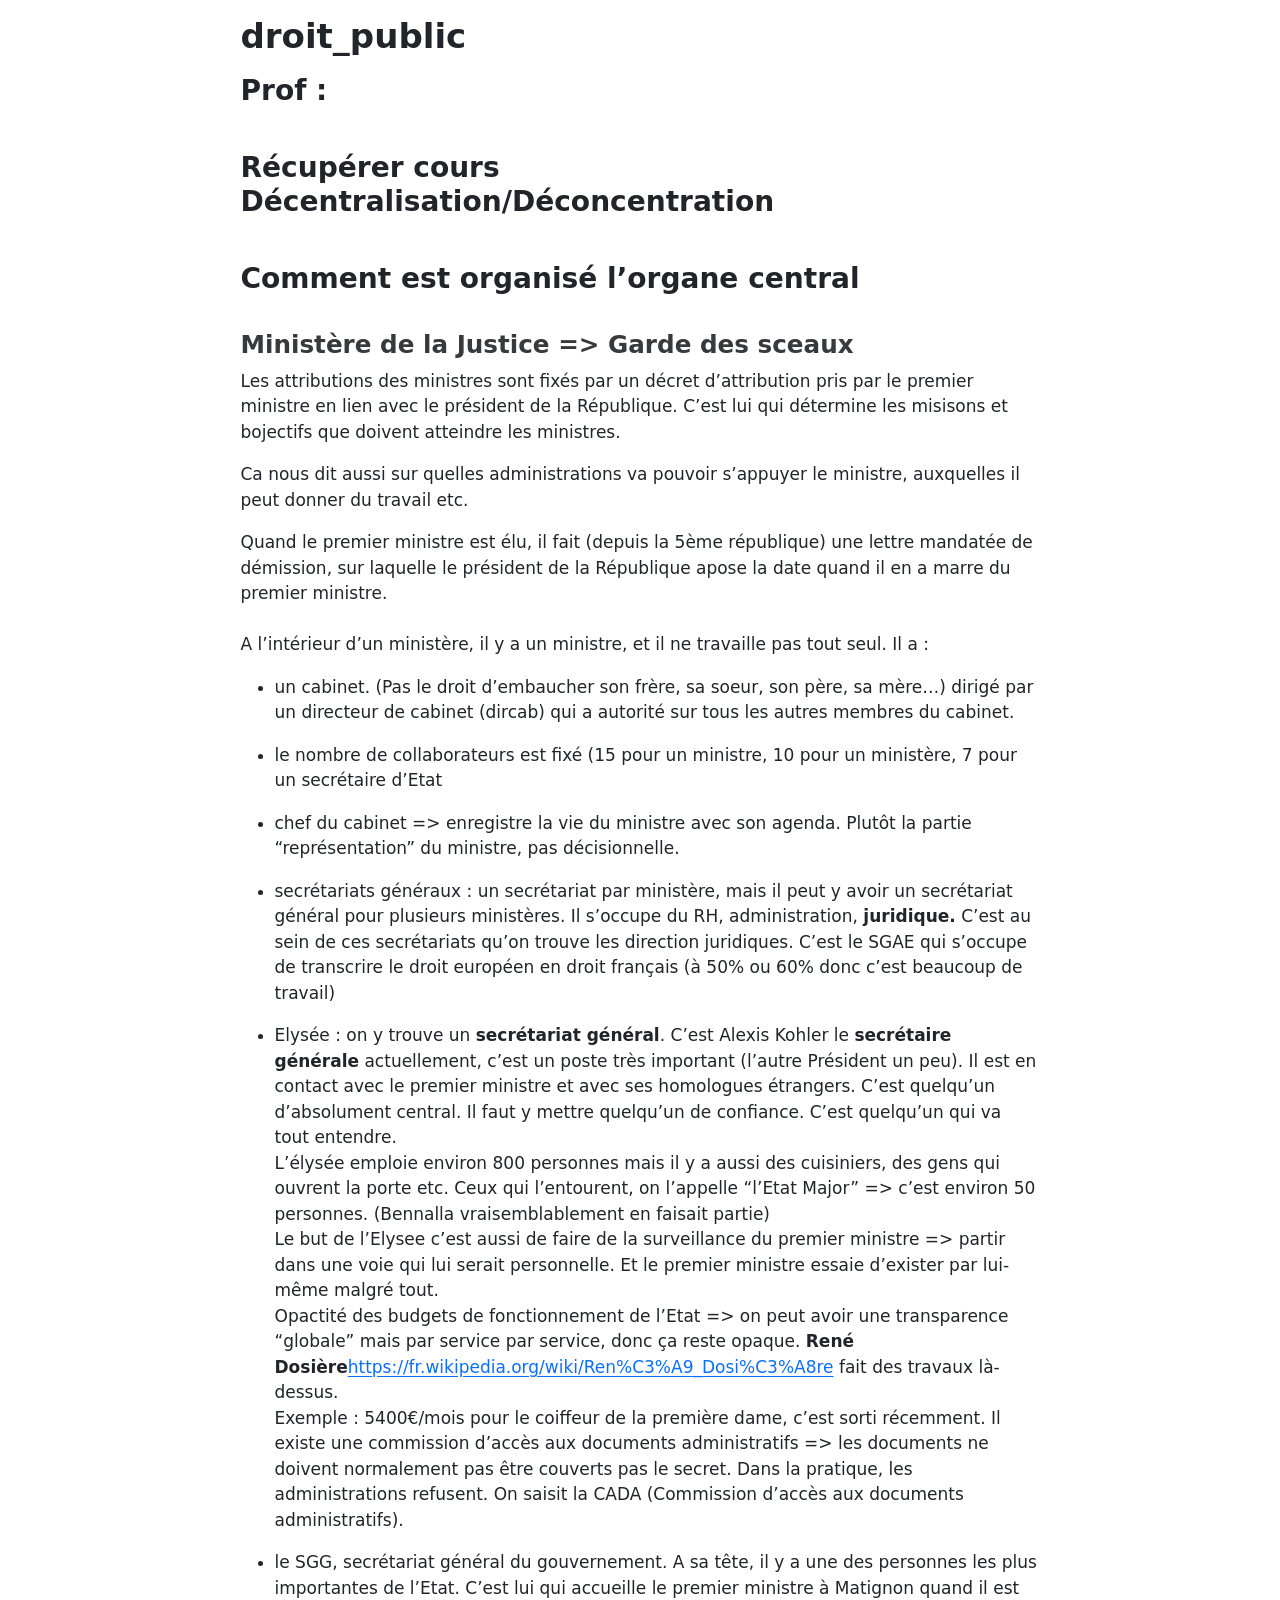
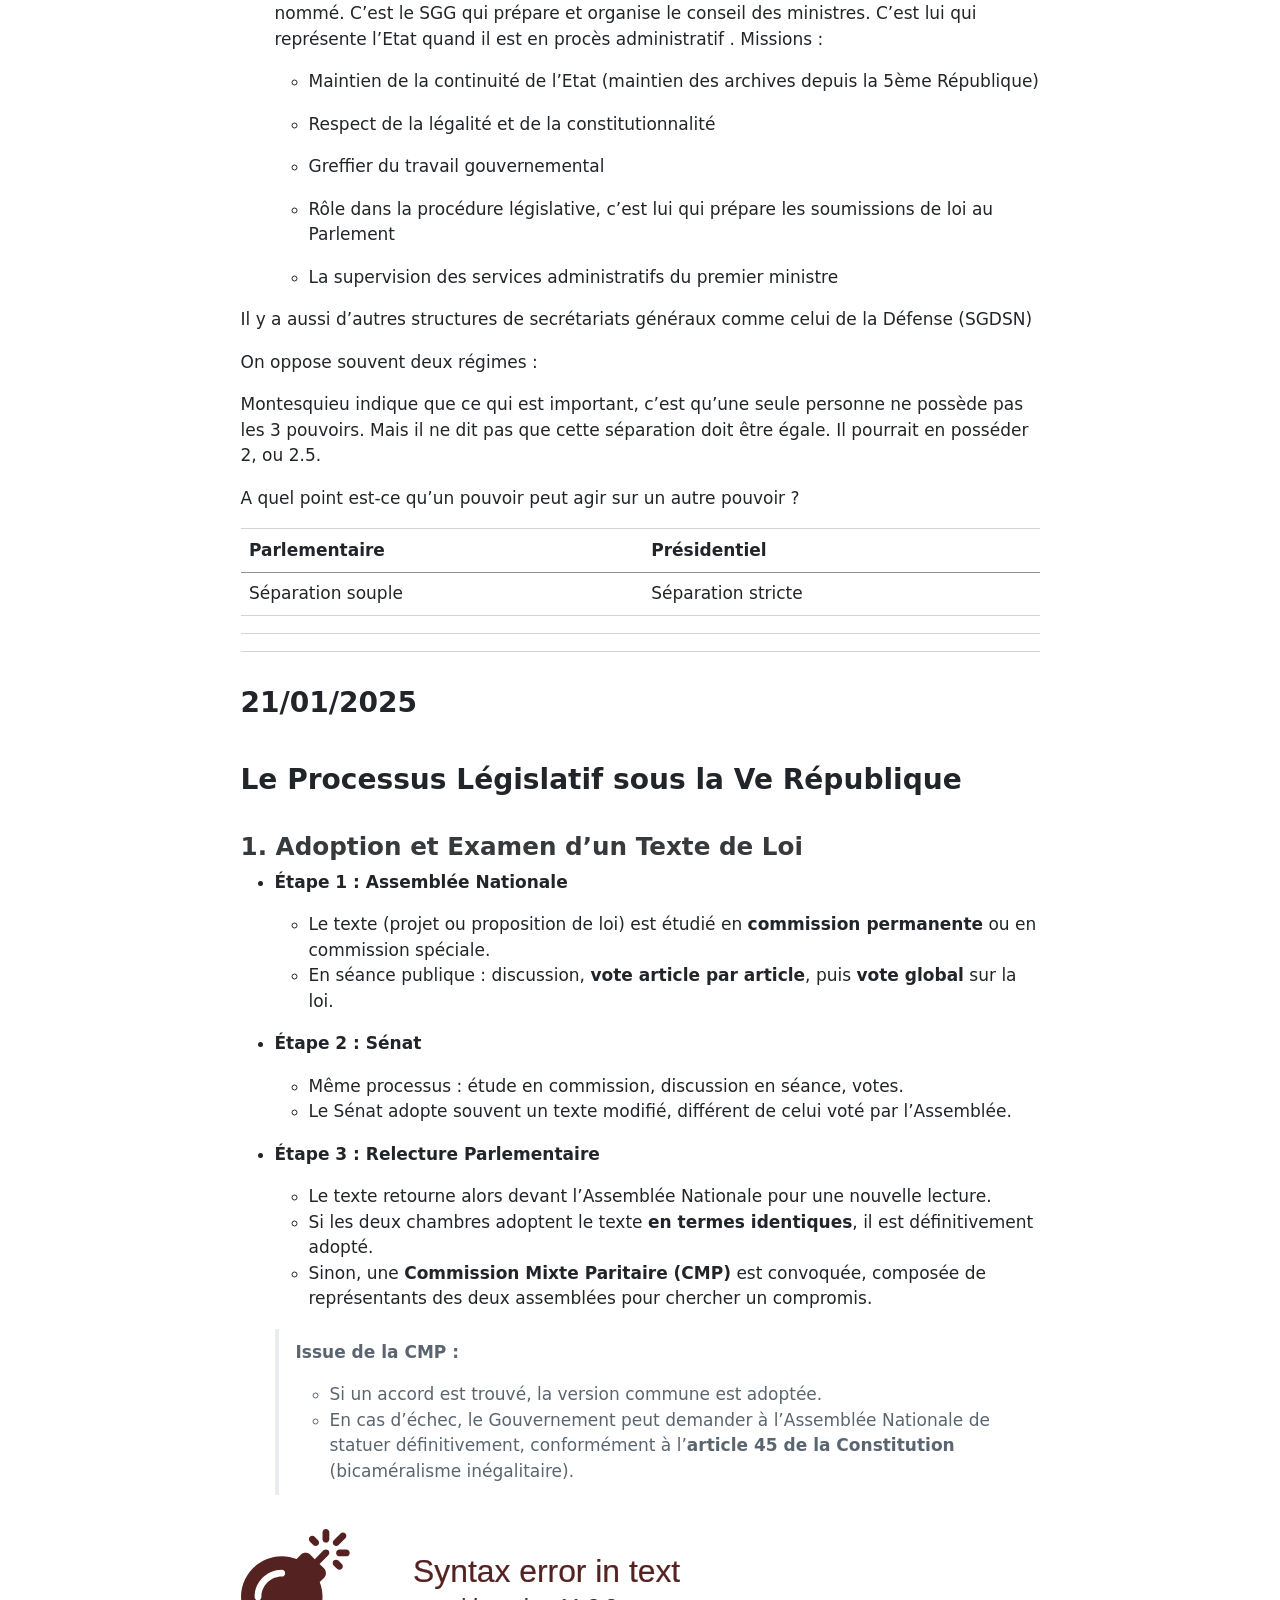
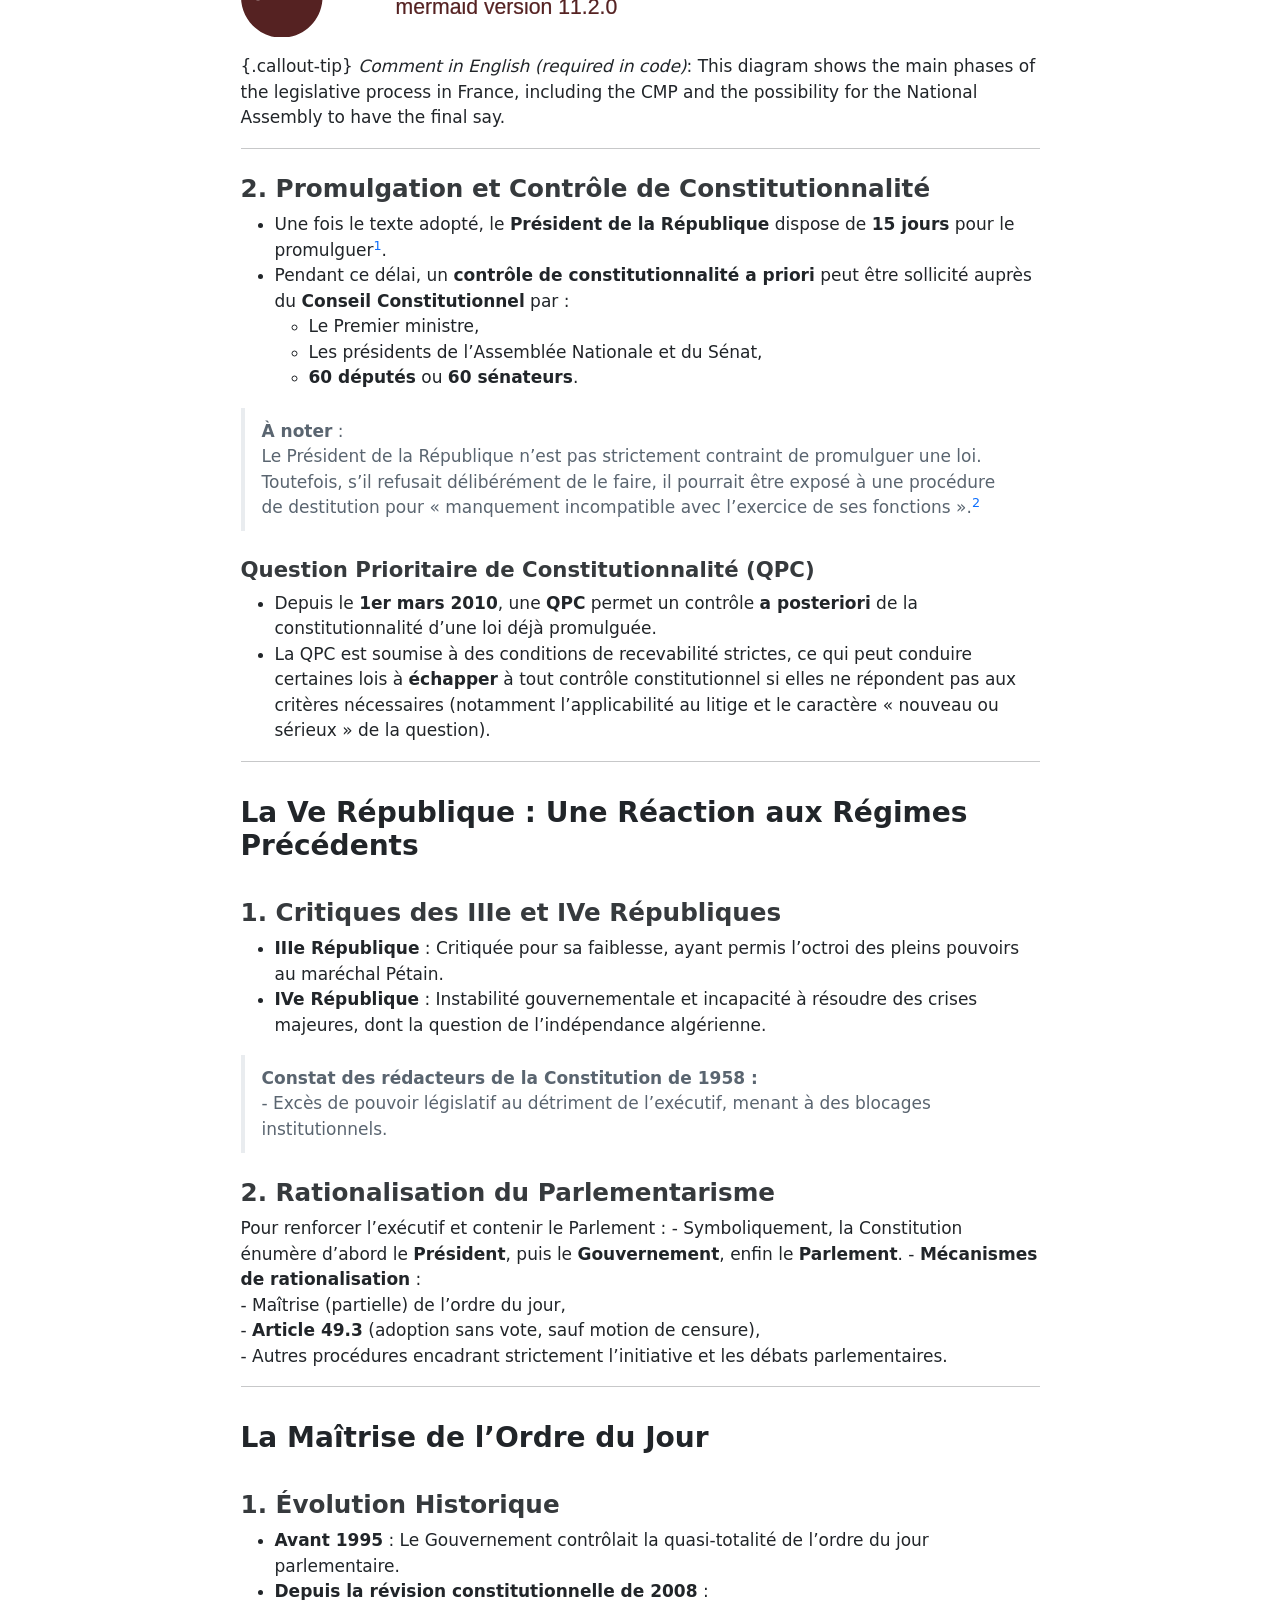
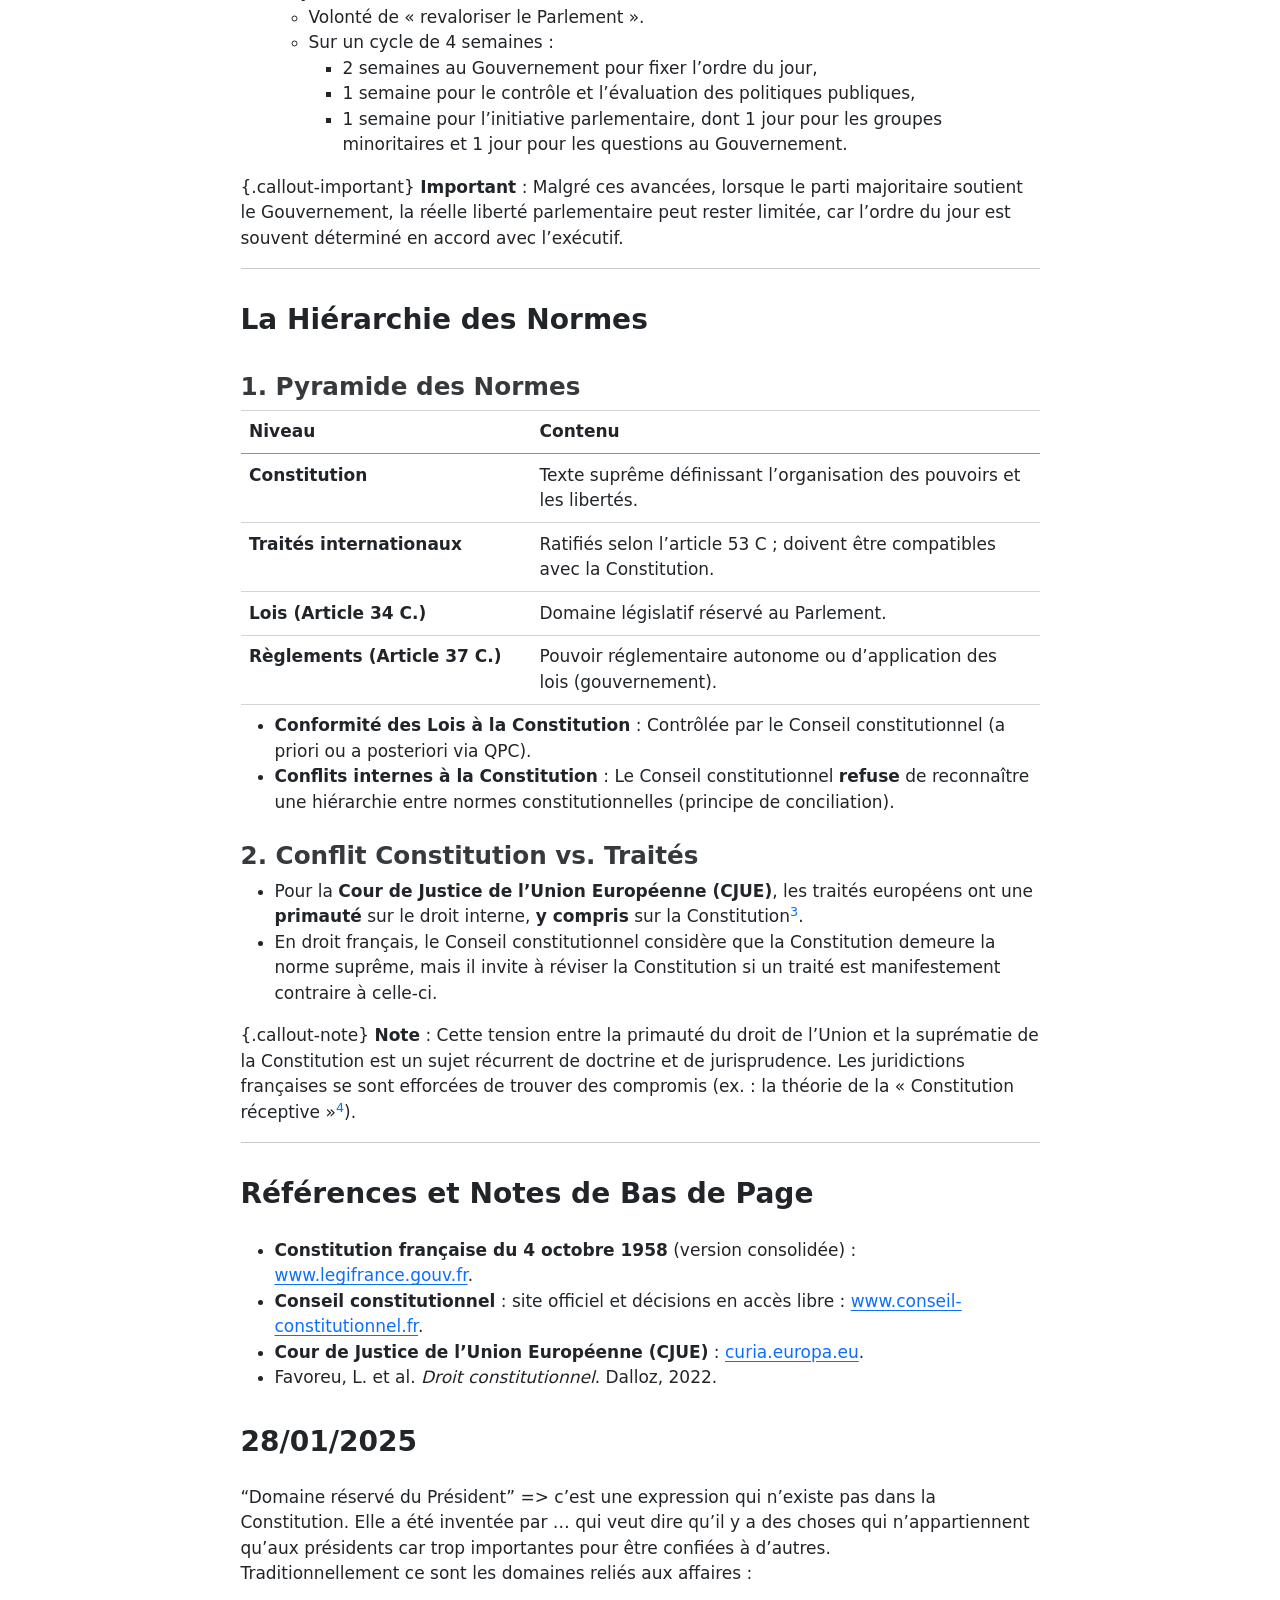
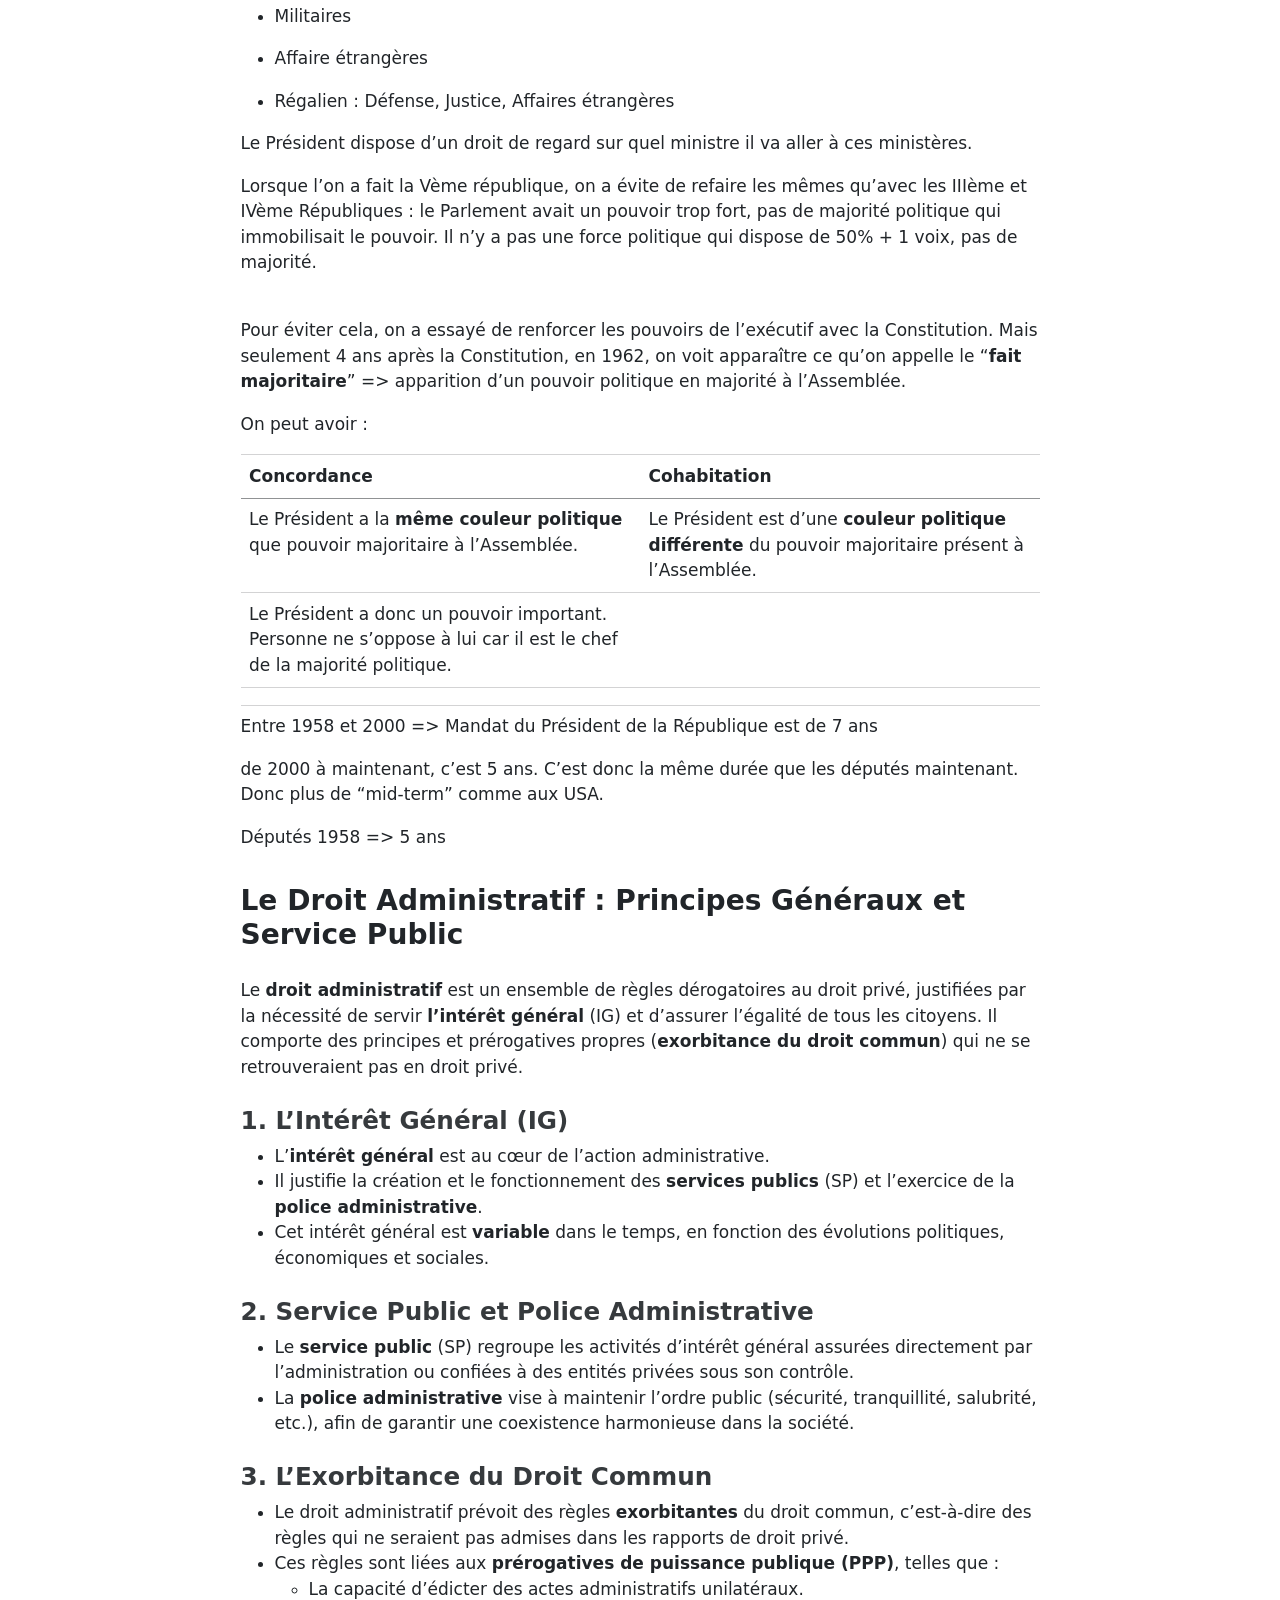
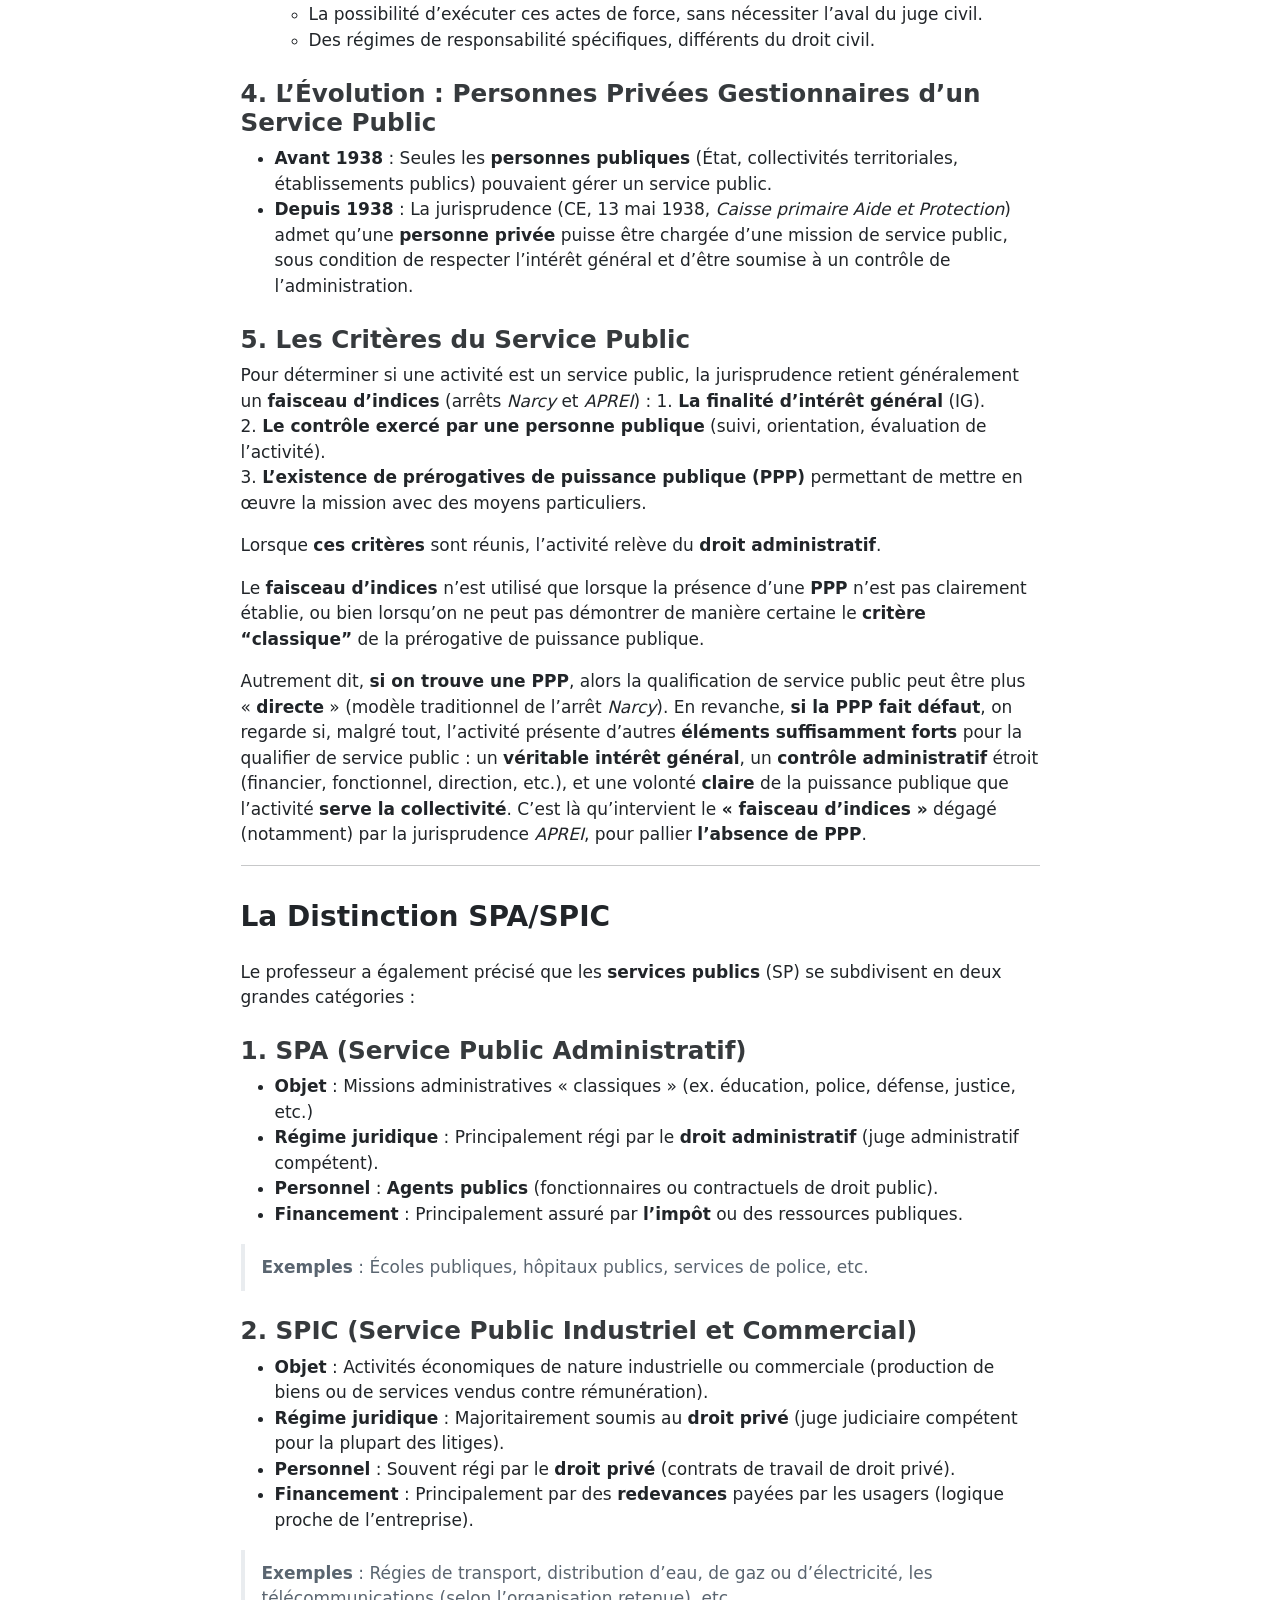
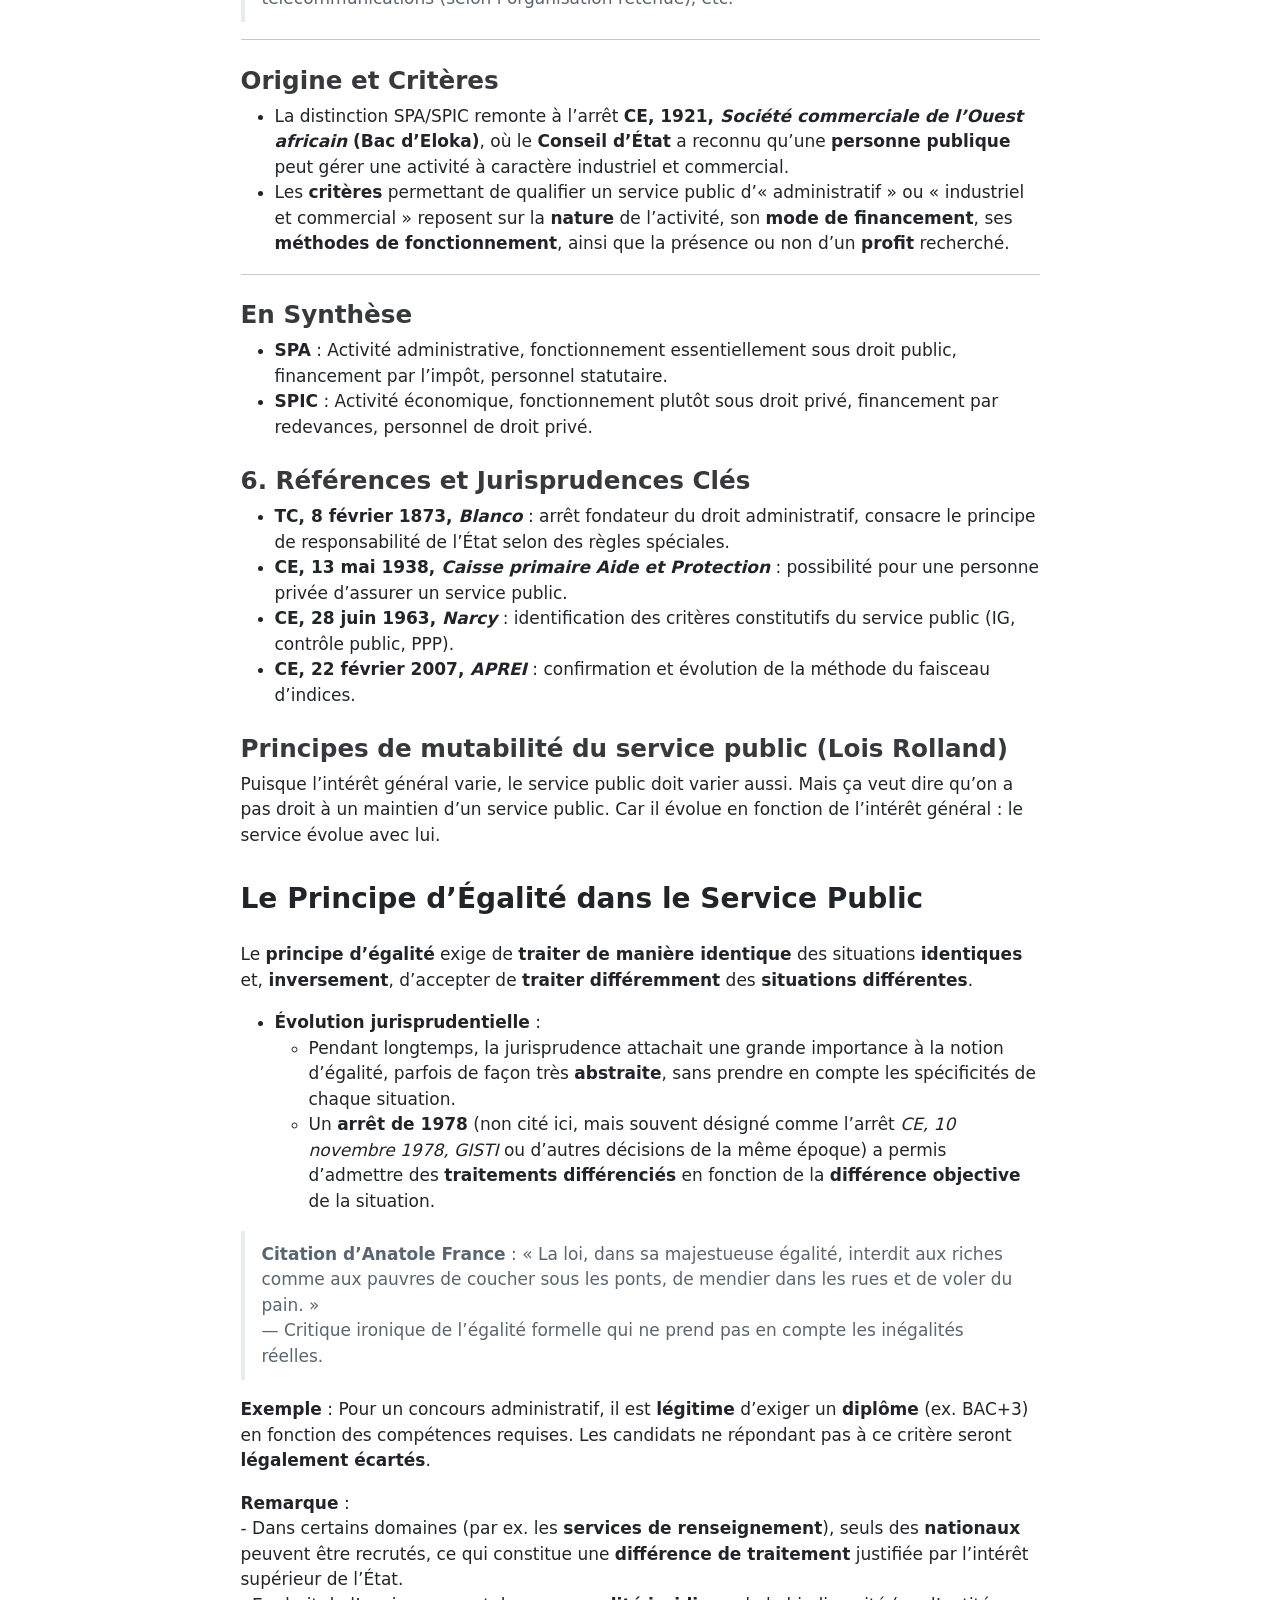
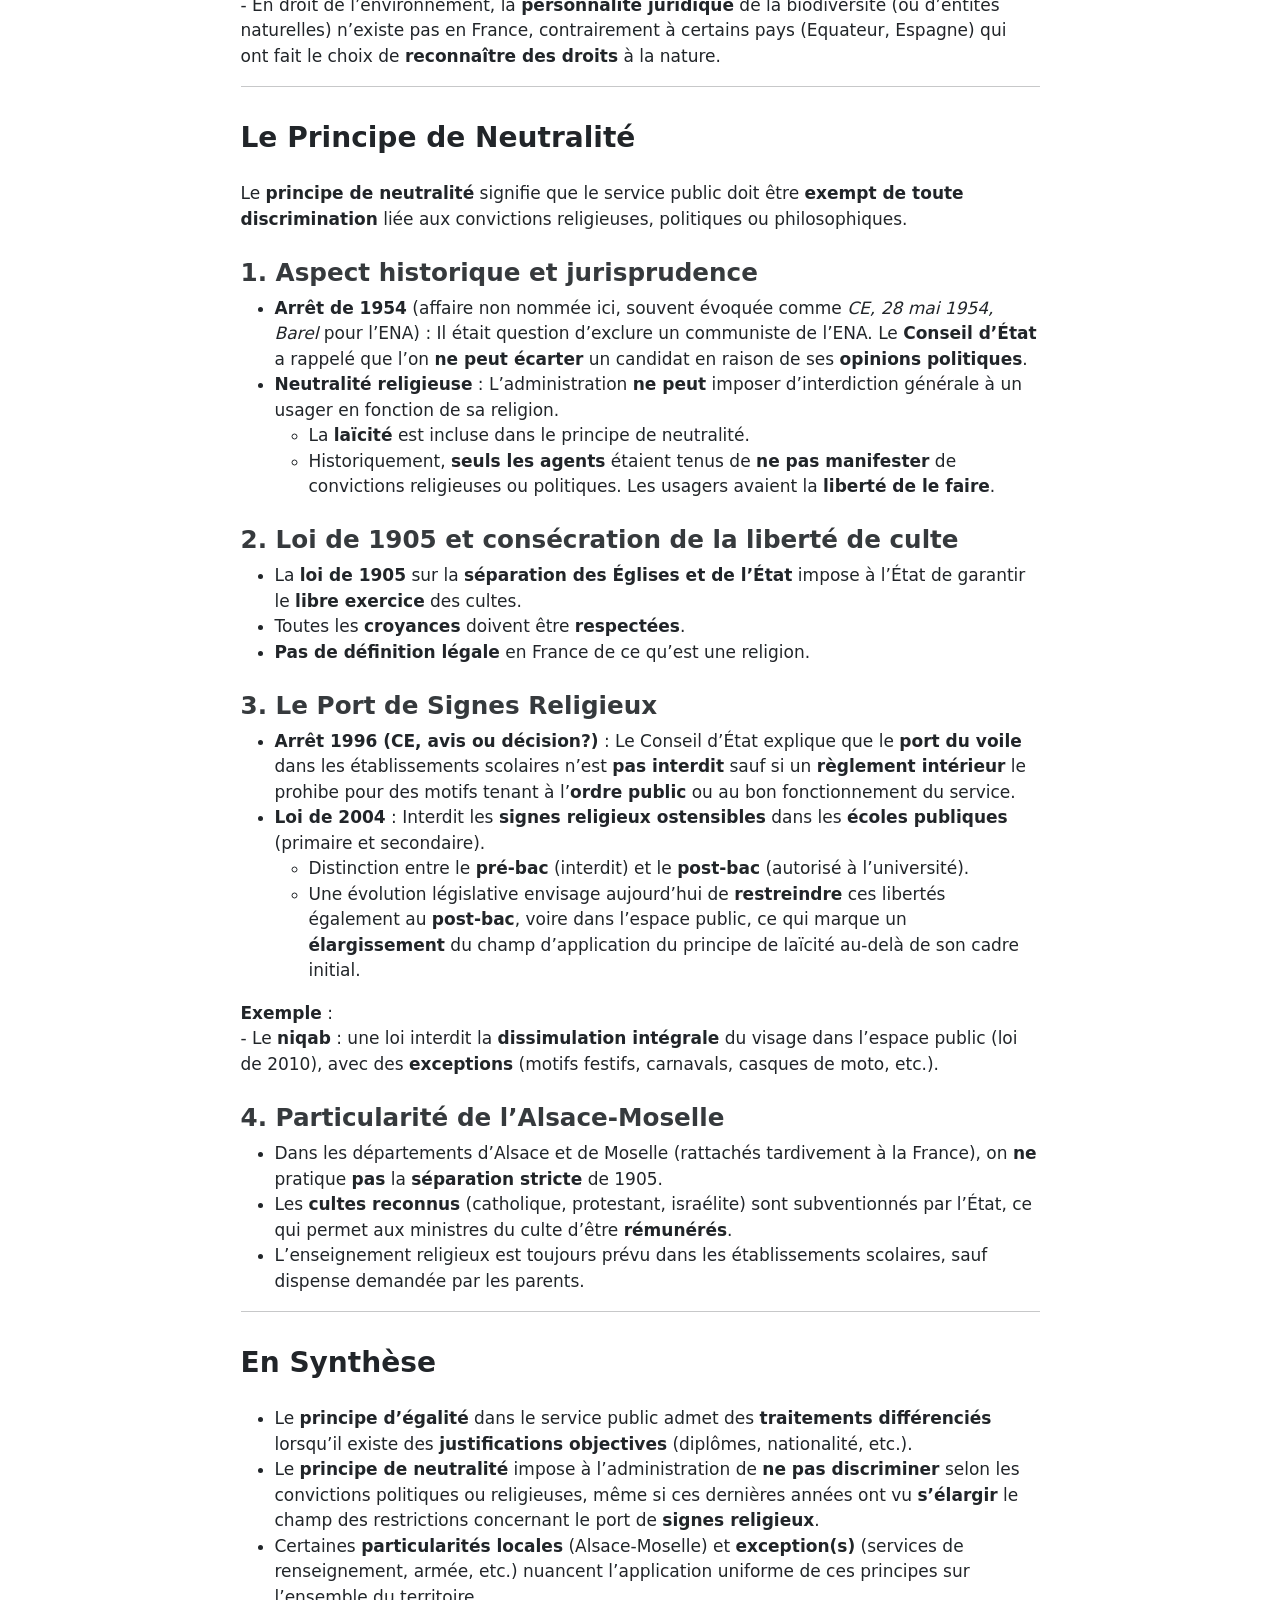
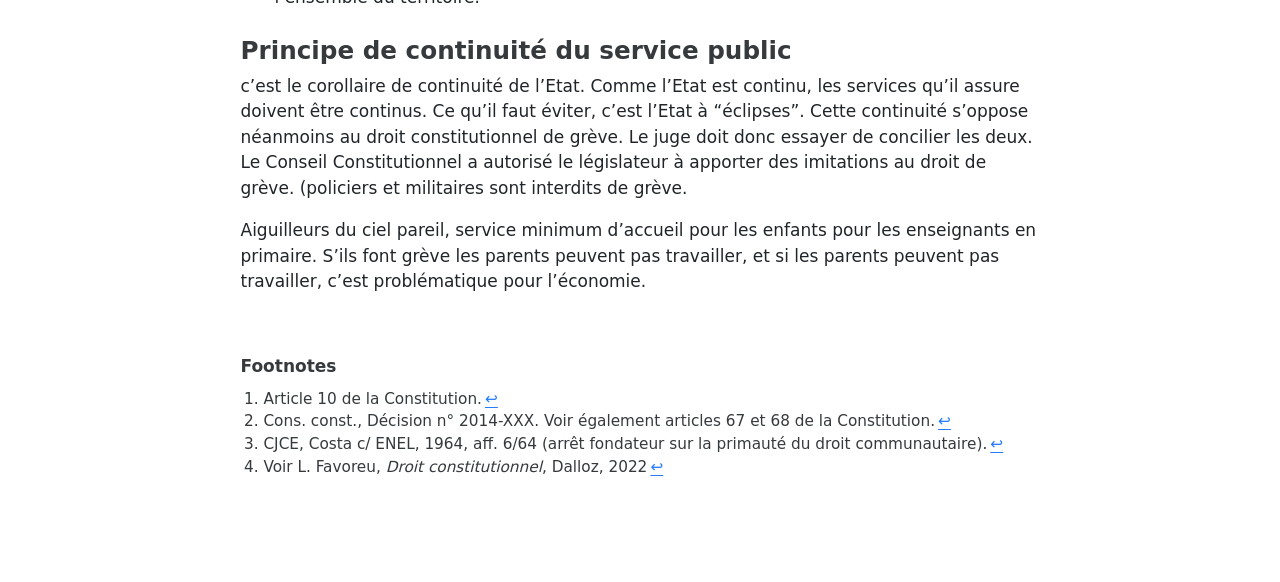
<file: droit_public/cours_droit_public.html>
<!DOCTYPE html>
<html xmlns="http://www.w3.org/1999/xhtml" lang="en" xml:lang="en"><head>

<meta charset="utf-8">
<meta name="generator" content="quarto-1.6.40">

<meta name="viewport" content="width=device-width, initial-scale=1.0, user-scalable=yes">


<title>droit_public</title>
<style>
code{white-space: pre-wrap;}
span.smallcaps{font-variant: small-caps;}
div.columns{display: flex; gap: min(4vw, 1.5em);}
div.column{flex: auto; overflow-x: auto;}
div.hanging-indent{margin-left: 1.5em; text-indent: -1.5em;}
ul.task-list{list-style: none;}
ul.task-list li input[type="checkbox"] {
  width: 0.8em;
  margin: 0 0.8em 0.2em -1em; /* quarto-specific, see https://github.com/quarto-dev/quarto-cli/issues/4556 */ 
  vertical-align: middle;
}
</style>


<script src="cours_droit_public_files/libs/clipboard/clipboard.min.js"></script>
<script src="cours_droit_public_files/libs/quarto-html/quarto.js"></script>
<script src="cours_droit_public_files/libs/quarto-html/popper.min.js"></script>
<script src="cours_droit_public_files/libs/quarto-html/tippy.umd.min.js"></script>
<script src="cours_droit_public_files/libs/quarto-html/anchor.min.js"></script>
<link href="cours_droit_public_files/libs/quarto-html/tippy.css" rel="stylesheet">
<link href="cours_droit_public_files/libs/quarto-html/quarto-syntax-highlighting-549806ee2085284f45b00abea8c6df48.css" rel="stylesheet" id="quarto-text-highlighting-styles">
<script src="cours_droit_public_files/libs/bootstrap/bootstrap.min.js"></script>
<link href="cours_droit_public_files/libs/bootstrap/bootstrap-icons.css" rel="stylesheet">
<link href="cours_droit_public_files/libs/bootstrap/bootstrap-8a79a254b8e706d3c925cde0a310d4f0.min.css" rel="stylesheet" append-hash="true" id="quarto-bootstrap" data-mode="light">
<script src="cours_droit_public_files/libs/quarto-diagram/mermaid.min.js"></script>
<script src="cours_droit_public_files/libs/quarto-diagram/mermaid-init.js"></script>
<link href="cours_droit_public_files/libs/quarto-diagram/mermaid.css" rel="stylesheet">


</head>

<body class="fullcontent">

<div id="quarto-content" class="page-columns page-rows-contents page-layout-article">

<main class="content" id="quarto-document-content">

<header id="title-block-header" class="quarto-title-block default">
<div class="quarto-title">
<h1 class="title">droit_public</h1>
</div>



<div class="quarto-title-meta">

    
  
    
  </div>
  


</header>


<section id="prof" class="level2">
<h2 class="anchored" data-anchor-id="prof">Prof :</h2>
</section>
<section id="récupérer-cours-décentralisationdéconcentration" class="level2">
<h2 class="anchored" data-anchor-id="récupérer-cours-décentralisationdéconcentration">Récupérer cours Décentralisation/Déconcentration</h2>
</section>
<section id="comment-est-organisé-lorgane-central" class="level2">
<h2 class="anchored" data-anchor-id="comment-est-organisé-lorgane-central">Comment est organisé l’organe central</h2>
<section id="ministère-de-la-justice-garde-des-sceaux" class="level3">
<h3 class="anchored" data-anchor-id="ministère-de-la-justice-garde-des-sceaux">Ministère de la Justice =&gt; Garde des sceaux</h3>
<p>Les attributions des ministres sont fixés par un décret d’attribution pris par le premier ministre en lien avec le président de la République. C’est lui qui détermine les misisons et bojectifs que doivent atteindre les ministres.</p>
<p>Ca nous dit aussi sur quelles administrations va pouvoir s’appuyer le ministre, auxquelles il peut donner du travail etc.</p>
<p>Quand le premier ministre est élu, il fait (depuis la 5ème république) une lettre mandatée de démission, sur laquelle le président de la République apose la date quand il en a marre du premier ministre.<br>
<br>
A l’intérieur d’un ministère, il y a un ministre, et il ne travaille pas tout seul. Il a :</p>
<ul>
<li><p>un cabinet. (Pas le droit d’embaucher son frère, sa soeur, son père, sa mère…) dirigé par un directeur de cabinet (dircab) qui a autorité sur tous les autres membres du cabinet.</p></li>
<li><p>le nombre de collaborateurs est fixé (15 pour un ministre, 10 pour un ministère, 7 pour un secrétaire d’Etat</p></li>
<li><p>chef du cabinet =&gt; enregistre la vie du ministre avec son agenda. Plutôt la partie “représentation” du ministre, pas décisionnelle.</p></li>
<li><p>secrétariats généraux : un secrétariat par ministère, mais il peut y avoir un secrétariat général pour plusieurs ministères. Il s’occupe du RH, administration, <strong>juridique.</strong> C’est au sein de ces secrétariats qu’on trouve les direction juridiques. C’est le SGAE qui s’occupe de transcrire le droit européen en droit français (à 50% ou 60% donc c’est beaucoup de travail)</p></li>
<li><p>Elysée : on y trouve un <strong>secrétariat général</strong>. C’est Alexis Kohler le <strong>secrétaire générale</strong> actuellement, c’est un poste très important (l’autre Président un peu). Il est en contact avec le premier ministre et avec ses homologues étrangers. C’est quelqu’un d’absolument central. Il faut y mettre quelqu’un de confiance. C’est quelqu’un qui va tout entendre.<br>
L’élysée emploie environ 800 personnes mais il y a aussi des cuisiniers, des gens qui ouvrent la porte etc. Ceux qui l’entourent, on l’appelle “l’Etat Major” =&gt; c’est environ 50 personnes. (Bennalla vraisemblablement en faisait partie)<br>
Le but de l’Elysee c’est aussi de faire de la surveillance du premier ministre =&gt; partir dans une voie qui lui serait personnelle. Et le premier ministre essaie d’exister par lui-même malgré tout.<br>
Opactité des budgets de fonctionnement de l’Etat =&gt; on peut avoir une transparence “globale” mais par service par service, donc ça reste opaque. <strong>René Dosière</strong><a href="https://fr.wikipedia.org/wiki/Ren%C3%A9_Dosi%C3%A8re" class="uri">https://fr.wikipedia.org/wiki/Ren%C3%A9_Dosi%C3%A8re</a> fait des travaux là-dessus.<br>
Exemple : 5400€/mois pour le coiffeur de la première dame, c’est sorti récemment. Il existe une commission d’accès aux documents administratifs =&gt; les documents ne doivent normalement pas être couverts pas le secret. Dans la pratique, les administrations refusent. On saisit la CADA (Commission d’accès aux documents administratifs).</p></li>
<li><p>le SGG, secrétariat général du gouvernement. A sa tête, il y a une des personnes les plus importantes de l’Etat. C’est lui qui accueille le premier ministre à Matignon quand il est nommé. C’est le SGG qui prépare et organise le conseil des ministres. C’est lui qui représente l’Etat quand il est en procès administratif . Missions :</p>
<ul>
<li><p>Maintien de la continuité de l’Etat (maintien des archives depuis la 5ème République)</p></li>
<li><p>Respect de la légalité et de la constitutionnalité</p></li>
<li><p>Greffier du travail gouvernemental</p></li>
<li><p>Rôle dans la procédure législative, c’est lui qui prépare les soumissions de loi au Parlement</p></li>
<li><p>La supervision des services administratifs du premier ministre</p></li>
</ul></li>
</ul>
<p>Il y a aussi d’autres structures de secrétariats généraux comme celui de la Défense (SGDSN)</p>
<p>On oppose souvent deux régimes :</p>
<p>Montesquieu indique que ce qui est important, c’est qu’une seule personne ne possède pas les 3 pouvoirs. Mais il ne dit pas que cette séparation doit être égale. Il pourrait en posséder 2, ou 2.5.</p>
<p>A quel point est-ce qu’un pouvoir peut agir sur un autre pouvoir ?</p>
<table class="caption-top table">
<thead>
<tr class="header">
<th>Parlementaire</th>
<th>Présidentiel</th>
</tr>
</thead>
<tbody>
<tr class="odd">
<td>Séparation souple</td>
<td>Séparation stricte</td>
</tr>
<tr class="even">
<td></td>
<td></td>
</tr>
<tr class="odd">
<td></td>
<td></td>
</tr>
</tbody>
</table>
</section>
</section>
<section id="section" class="level2">
<h2 class="anchored" data-anchor-id="section">21/01/2025</h2>
</section>
<section id="le-processus-législatif-sous-la-ve-république" class="level2">
<h2 class="anchored" data-anchor-id="le-processus-législatif-sous-la-ve-république">Le Processus Législatif sous la Ve République</h2>
<section id="adoption-et-examen-dun-texte-de-loi" class="level3">
<h3 class="anchored" data-anchor-id="adoption-et-examen-dun-texte-de-loi">1. <strong>Adoption et Examen d’un Texte de Loi</strong></h3>
<ul>
<li><p><strong>Étape 1 : Assemblée Nationale</strong></p>
<ul>
<li>Le texte (projet ou proposition de loi) est étudié en <strong>commission permanente</strong> ou en commission spéciale.<br>
</li>
<li>En séance publique : discussion, <strong>vote article par article</strong>, puis <strong>vote global</strong> sur la loi.</li>
</ul></li>
<li><p><strong>Étape 2 : Sénat</strong></p>
<ul>
<li>Même processus : étude en commission, discussion en séance, votes.<br>
</li>
<li>Le Sénat adopte souvent un texte modifié, différent de celui voté par l’Assemblée.</li>
</ul></li>
<li><p><strong>Étape 3 : Relecture Parlementaire</strong></p>
<ul>
<li>Le texte retourne alors devant l’Assemblée Nationale pour une nouvelle lecture.<br>
</li>
<li>Si les deux chambres adoptent le texte <strong>en termes identiques</strong>, il est définitivement adopté.<br>
</li>
<li>Sinon, une <strong>Commission Mixte Paritaire (CMP)</strong> est convoquée, composée de représentants des deux assemblées pour chercher un compromis.</li>
</ul>
<blockquote class="blockquote">
<p><strong>Issue de la CMP :</strong></p>
<ul>
<li>Si un accord est trouvé, la version commune est adoptée.<br>
</li>
<li>En cas d’échec, le Gouvernement peut demander à l’Assemblée Nationale de statuer définitivement, conformément à l’<strong>article 45 de la Constitution</strong> (bicaméralisme inégalitaire).</li>
</ul>
</blockquote></li>
</ul>
<div class="cell" data-layout-align="default">
<div class="cell-output-display">
<div>
<p></p><figure class="figure"><p></p>
<div>
<pre class="mermaid mermaid-js">flowchart TB
    A((Texte déposé)) --&gt; B[Examen en Commission (AN)]
    B --&gt; C[Discussion et Vote (AN)]
    C --&gt; D((Sénat))]
    D --&gt; E[Examen en Commission (Sénat)]
    E --&gt; F[Discussion et Vote (Sénat)]
    F --&gt; G{Adopté Identique ?}
    G -- Oui --&gt; H((Loi adoptée))
    G -- Non --&gt; I[Commission Mixte Paritaire]
    I --&gt; J{Accord Trouvé ?}
    J -- Oui --&gt; H((Loi adoptée))
    J -- Non --&gt; K[Dernier Mot à l’Assemblée]
    K --&gt; H((Loi adoptée))
</pre>
</div>
<p></p></figure><p></p>
</div>
</div>
</div>
<p>{.callout-tip} <em>Comment in English (required in code)</em>: This diagram shows the main phases of the legislative process in France, including the CMP and the possibility for the National Assembly to have the final say.</p>
<hr>
</section>
<section id="promulgation-et-contrôle-de-constitutionnalité" class="level3">
<h3 class="anchored" data-anchor-id="promulgation-et-contrôle-de-constitutionnalité">2. <strong>Promulgation et Contrôle de Constitutionnalité</strong></h3>
<ul>
<li>Une fois le texte adopté, le <strong>Président de la République</strong> dispose de <strong>15 jours</strong> pour le promulguer<a href="#fn1" class="footnote-ref" id="fnref1" role="doc-noteref"><sup>1</sup></a>.</li>
<li>Pendant ce délai, un <strong>contrôle de constitutionnalité a priori</strong> peut être sollicité auprès du <strong>Conseil Constitutionnel</strong> par :
<ul>
<li>Le Premier ministre,</li>
<li>Les présidents de l’Assemblée Nationale et du Sénat,</li>
<li><strong>60 députés</strong> ou <strong>60 sénateurs</strong>.</li>
</ul></li>
</ul>
<blockquote class="blockquote">
<p><strong>À noter</strong> :<br>
Le Président de la République n’est pas strictement contraint de promulguer une loi. Toutefois, s’il refusait délibérément de le faire, il pourrait être exposé à une procédure de destitution pour « manquement incompatible avec l’exercice de ses fonctions ».<a href="#fn2" class="footnote-ref" id="fnref2" role="doc-noteref"><sup>2</sup></a></p>
</blockquote>
<section id="question-prioritaire-de-constitutionnalité-qpc" class="level4">
<h4 class="anchored" data-anchor-id="question-prioritaire-de-constitutionnalité-qpc"><strong>Question Prioritaire de Constitutionnalité (QPC)</strong></h4>
<ul>
<li>Depuis le <strong>1er mars 2010</strong>, une <strong>QPC</strong> permet un contrôle <strong>a posteriori</strong> de la constitutionnalité d’une loi déjà promulguée.</li>
<li>La QPC est soumise à des conditions de recevabilité strictes, ce qui peut conduire certaines lois à <strong>échapper</strong> à tout contrôle constitutionnel si elles ne répondent pas aux critères nécessaires (notamment l’applicabilité au litige et le caractère « nouveau ou sérieux » de la question).</li>
</ul>
<hr>
</section>
</section>
</section>
<section id="la-ve-république-une-réaction-aux-régimes-précédents" class="level2">
<h2 class="anchored" data-anchor-id="la-ve-république-une-réaction-aux-régimes-précédents">La Ve République : Une Réaction aux Régimes Précédents</h2>
<section id="critiques-des-iiie-et-ive-républiques" class="level3">
<h3 class="anchored" data-anchor-id="critiques-des-iiie-et-ive-républiques">1. <strong>Critiques des IIIe et IVe Républiques</strong></h3>
<ul>
<li><strong>IIIe République</strong> : Critiquée pour sa faiblesse, ayant permis l’octroi des pleins pouvoirs au maréchal Pétain.<br>
</li>
<li><strong>IVe République</strong> : Instabilité gouvernementale et incapacité à résoudre des crises majeures, dont la question de l’indépendance algérienne.</li>
</ul>
<blockquote class="blockquote">
<p><strong>Constat des rédacteurs de la Constitution de 1958 :</strong><br>
- Excès de pouvoir législatif au détriment de l’exécutif, menant à des blocages institutionnels.</p>
</blockquote>
</section>
<section id="rationalisation-du-parlementarisme" class="level3">
<h3 class="anchored" data-anchor-id="rationalisation-du-parlementarisme">2. <strong>Rationalisation du Parlementarisme</strong></h3>
<p>Pour renforcer l’exécutif et contenir le Parlement : - Symboliquement, la Constitution énumère d’abord le <strong>Président</strong>, puis le <strong>Gouvernement</strong>, enfin le <strong>Parlement</strong>. - <strong>Mécanismes de rationalisation</strong> :<br>
- Maîtrise (partielle) de l’ordre du jour,<br>
- <strong>Article 49.3</strong> (adoption sans vote, sauf motion de censure),<br>
- Autres procédures encadrant strictement l’initiative et les débats parlementaires.</p>
<hr>
</section>
</section>
<section id="la-maîtrise-de-lordre-du-jour" class="level2">
<h2 class="anchored" data-anchor-id="la-maîtrise-de-lordre-du-jour">La Maîtrise de l’Ordre du Jour</h2>
<section id="évolution-historique" class="level3">
<h3 class="anchored" data-anchor-id="évolution-historique">1. <strong>Évolution Historique</strong></h3>
<ul>
<li><strong>Avant 1995</strong> : Le Gouvernement contrôlait la quasi-totalité de l’ordre du jour parlementaire.<br>
</li>
<li><strong>Depuis la révision constitutionnelle de 2008</strong> :
<ul>
<li>Volonté de « revaloriser le Parlement ».<br>
</li>
<li>Sur un cycle de 4 semaines :
<ul>
<li>2 semaines au Gouvernement pour fixer l’ordre du jour,</li>
<li>1 semaine pour le contrôle et l’évaluation des politiques publiques,</li>
<li>1 semaine pour l’initiative parlementaire, dont 1 jour pour les groupes minoritaires et 1 jour pour les questions au Gouvernement.</li>
</ul></li>
</ul></li>
</ul>
<p>{.callout-important} <strong>Important</strong> : Malgré ces avancées, lorsque le parti majoritaire soutient le Gouvernement, la réelle liberté parlementaire peut rester limitée, car l’ordre du jour est souvent déterminé en accord avec l’exécutif.</p>
<hr>
</section>
</section>
<section id="la-hiérarchie-des-normes" class="level2">
<h2 class="anchored" data-anchor-id="la-hiérarchie-des-normes">La Hiérarchie des Normes</h2>
<section id="pyramide-des-normes" class="level3">
<h3 class="anchored" data-anchor-id="pyramide-des-normes">1. <strong>Pyramide des Normes</strong></h3>
<table class="caption-top table">
<colgroup>
<col style="width: 36%">
<col style="width: 63%">
</colgroup>
<thead>
<tr class="header">
<th>Niveau</th>
<th>Contenu</th>
</tr>
</thead>
<tbody>
<tr class="odd">
<td><strong>Constitution</strong></td>
<td>Texte suprême définissant l’organisation des pouvoirs et les libertés.</td>
</tr>
<tr class="even">
<td><strong>Traités internationaux</strong></td>
<td>Ratifiés selon l’article 53 C ; doivent être compatibles avec la Constitution.</td>
</tr>
<tr class="odd">
<td><strong>Lois (Article 34 C.)</strong></td>
<td>Domaine législatif réservé au Parlement.</td>
</tr>
<tr class="even">
<td><strong>Règlements (Article 37 C.)</strong></td>
<td>Pouvoir réglementaire autonome ou d’application des lois (gouvernement).</td>
</tr>
</tbody>
</table>
<ul>
<li><strong>Conformité des Lois à la Constitution</strong> : Contrôlée par le Conseil constitutionnel (a priori ou a posteriori via QPC).</li>
<li><strong>Conflits internes à la Constitution</strong> : Le Conseil constitutionnel <strong>refuse</strong> de reconnaître une hiérarchie entre normes constitutionnelles (principe de conciliation).</li>
</ul>
</section>
<section id="conflit-constitution-vs.-traités" class="level3">
<h3 class="anchored" data-anchor-id="conflit-constitution-vs.-traités">2. <strong>Conflit Constitution vs.&nbsp;Traités</strong></h3>
<ul>
<li>Pour la <strong>Cour de Justice de l’Union Européenne (CJUE)</strong>, les traités européens ont une <strong>primauté</strong> sur le droit interne, <strong>y compris</strong> sur la Constitution<a href="#fn3" class="footnote-ref" id="fnref3" role="doc-noteref"><sup>3</sup></a>.</li>
<li>En droit français, le Conseil constitutionnel considère que la Constitution demeure la norme suprême, mais il invite à réviser la Constitution si un traité est manifestement contraire à celle-ci.</li>
</ul>
<p>{.callout-note} <strong>Note</strong> : Cette tension entre la primauté du droit de l’Union et la suprématie de la Constitution est un sujet récurrent de doctrine et de jurisprudence. Les juridictions françaises se sont efforcées de trouver des compromis (ex. : la théorie de la « Constitution réceptive »<a href="#fn4" class="footnote-ref" id="fnref4" role="doc-noteref"><sup>4</sup></a>).</p>
<hr>
</section>
</section>
<section id="références-et-notes-de-bas-de-page" class="level2">
<h2 class="anchored" data-anchor-id="références-et-notes-de-bas-de-page">Références et Notes de Bas de Page</h2>
<ul>
<li><strong>Constitution française du 4 octobre 1958</strong> (version consolidée) : <a href="https://www.legifrance.gouv.fr">www.legifrance.gouv.fr</a>.<br>
</li>
<li><strong>Conseil constitutionnel</strong> : site officiel et décisions en accès libre : <a href="https://www.conseil-constitutionnel.fr">www.conseil-constitutionnel.fr</a>.<br>
</li>
<li><strong>Cour de Justice de l’Union Européenne (CJUE)</strong> : <a href="https://curia.europa.eu">curia.europa.eu</a>.<br>
</li>
<li>Favoreu, L. et al.&nbsp;<em>Droit constitutionnel</em>. Dalloz, 2022.</li>
</ul>
</section>
<section id="section-1" class="level2">
<h2 class="anchored" data-anchor-id="section-1">28/01/2025</h2>
<p>“Domaine réservé du Président” =&gt; c’est une expression qui n’existe pas dans la Constitution. Elle a été inventée par … qui veut dire qu’il y a des choses qui n’appartiennent qu’aux présidents car trop importantes pour être confiées à d’autres.<br>
Traditionnellement ce sont les domaines reliés aux affaires :</p>
<ul>
<li><p>Militaires</p></li>
<li><p>Affaire étrangères</p></li>
<li><p>Régalien : Défense, Justice, Affaires étrangères</p></li>
</ul>
<p>Le Président dispose d’un droit de regard sur quel ministre il va aller à ces ministères.</p>
<p>Lorsque l’on a fait la Vème république, on a évite de refaire les mêmes qu’avec les IIIème et IVème Républiques : le Parlement avait un pouvoir trop fort, pas de majorité politique qui immobilisait le pouvoir. Il n’y a pas une force politique qui dispose de 50% + 1 voix, pas de majorité.</p>
<p><br>
Pour éviter cela, on a essayé de renforcer les pouvoirs de l’exécutif avec la Constitution. Mais seulement 4 ans après la Constitution, en 1962, on voit apparaître ce qu’on appelle le “<strong>fait majoritaire</strong>” =&gt; apparition d’un pouvoir politique en majorité à l’Assemblée.</p>
<p>On peut avoir :</p>
<table class="caption-top table">
<colgroup>
<col style="width: 50%">
<col style="width: 50%">
</colgroup>
<thead>
<tr class="header">
<th>Concordance</th>
<th>Cohabitation</th>
</tr>
</thead>
<tbody>
<tr class="odd">
<td>Le Président a la <strong>même couleur politique</strong> que pouvoir majoritaire à l’Assemblée.</td>
<td>Le Président est d’une <strong>couleur politique différente</strong> du pouvoir majoritaire présent à l’Assemblée.</td>
</tr>
<tr class="even">
<td>Le Président a donc un pouvoir important. Personne ne s’oppose à lui car il est le chef de la majorité politique.</td>
<td></td>
</tr>
<tr class="odd">
<td></td>
<td></td>
</tr>
</tbody>
</table>
<p>Entre 1958 et 2000 =&gt; Mandat du Président de la République est de 7 ans</p>
<p>de 2000 à maintenant, c’est 5 ans. C’est donc la même durée que les députés maintenant. Donc plus de “mid-term” comme aux USA.</p>
<p>Députés 1958 =&gt; 5 ans</p>
</section>
<section id="le-droit-administratif-principes-généraux-et-service-public" class="level2">
<h2 class="anchored" data-anchor-id="le-droit-administratif-principes-généraux-et-service-public">Le Droit Administratif : Principes Généraux et Service Public</h2>
<p>Le <strong>droit administratif</strong> est un ensemble de règles dérogatoires au droit privé, justifiées par la nécessité de servir <strong>l’intérêt général</strong> (IG) et d’assurer l’égalité de tous les citoyens. Il comporte des principes et prérogatives propres (<strong>exorbitance du droit commun</strong>) qui ne se retrouveraient pas en droit privé.</p>
<section id="lintérêt-général-ig" class="level3">
<h3 class="anchored" data-anchor-id="lintérêt-général-ig">1. L’Intérêt Général (IG)</h3>
<ul>
<li>L’<strong>intérêt général</strong> est au cœur de l’action administrative.<br>
</li>
<li>Il justifie la création et le fonctionnement des <strong>services publics</strong> (SP) et l’exercice de la <strong>police administrative</strong>.<br>
</li>
<li>Cet intérêt général est <strong>variable</strong> dans le temps, en fonction des évolutions politiques, économiques et sociales.</li>
</ul>
</section>
<section id="service-public-et-police-administrative" class="level3">
<h3 class="anchored" data-anchor-id="service-public-et-police-administrative">2. Service Public et Police Administrative</h3>
<ul>
<li>Le <strong>service public</strong> (SP) regroupe les activités d’intérêt général assurées directement par l’administration ou confiées à des entités privées sous son contrôle.</li>
<li>La <strong>police administrative</strong> vise à maintenir l’ordre public (sécurité, tranquillité, salubrité, etc.), afin de garantir une coexistence harmonieuse dans la société.</li>
</ul>
</section>
<section id="lexorbitance-du-droit-commun" class="level3">
<h3 class="anchored" data-anchor-id="lexorbitance-du-droit-commun">3. L’Exorbitance du Droit Commun</h3>
<ul>
<li>Le droit administratif prévoit des règles <strong>exorbitantes</strong> du droit commun, c’est-à-dire des règles qui ne seraient pas admises dans les rapports de droit privé.<br>
</li>
<li>Ces règles sont liées aux <strong>prérogatives de puissance publique (PPP)</strong>, telles que :
<ul>
<li>La capacité d’édicter des actes administratifs unilatéraux.<br>
</li>
<li>La possibilité d’exécuter ces actes de force, sans nécessiter l’aval du juge civil.<br>
</li>
<li>Des régimes de responsabilité spécifiques, différents du droit civil.</li>
</ul></li>
</ul>
</section>
<section id="lévolution-personnes-privées-gestionnaires-dun-service-public" class="level3">
<h3 class="anchored" data-anchor-id="lévolution-personnes-privées-gestionnaires-dun-service-public">4. L’Évolution : Personnes Privées Gestionnaires d’un Service Public</h3>
<ul>
<li><strong>Avant 1938</strong> : Seules les <strong>personnes publiques</strong> (État, collectivités territoriales, établissements publics) pouvaient gérer un service public.<br>
</li>
<li><strong>Depuis 1938</strong> : La jurisprudence (CE, 13 mai 1938, <em>Caisse primaire Aide et Protection</em>) admet qu’une <strong>personne privée</strong> puisse être chargée d’une mission de service public, sous condition de respecter l’intérêt général et d’être soumise à un contrôle de l’administration.</li>
</ul>
</section>
<section id="les-critères-du-service-public" class="level3">
<h3 class="anchored" data-anchor-id="les-critères-du-service-public">5. Les Critères du Service Public</h3>
<p>Pour déterminer si une activité est un service public, la jurisprudence retient généralement un <strong>faisceau d’indices</strong> (arrêts <em>Narcy</em> et <em>APREI</em>) : 1. <strong>La finalité d’intérêt général</strong> (IG).<br>
2. <strong>Le contrôle exercé par une personne publique</strong> (suivi, orientation, évaluation de l’activité).<br>
3. <strong>L’existence de prérogatives de puissance publique (PPP)</strong> permettant de mettre en œuvre la mission avec des moyens particuliers.</p>
<p>Lorsque <strong>ces critères</strong> sont réunis, l’activité relève du <strong>droit administratif</strong>.</p>
<p>Le <strong>faisceau d’indices</strong> n’est utilisé que lorsque la présence d’une <strong>PPP</strong> n’est pas clairement établie, ou bien lorsqu’on ne peut pas démontrer de manière certaine le <strong>critère “classique”</strong> de la prérogative de puissance publique.</p>
<p>Autrement dit, <strong>si on trouve une PPP</strong>, alors la qualification de service public peut être plus « <strong>directe</strong> » (modèle traditionnel de l’arrêt <em>Narcy</em>). En revanche, <strong>si la PPP fait défaut</strong>, on regarde si, malgré tout, l’activité présente d’autres <strong>éléments suffisamment forts</strong> pour la qualifier de service public : un <strong>véritable intérêt général</strong>, un <strong>contrôle administratif</strong> étroit (financier, fonctionnel, direction, etc.), et une volonté <strong>claire</strong> de la puissance publique que l’activité <strong>serve la collectivité</strong>. C’est là qu’intervient le <strong>« faisceau d’indices »</strong> dégagé (notamment) par la jurisprudence <em>APREI</em>, pour pallier <strong>l’absence de PPP</strong>.</p>
<hr>
</section>
</section>
<section id="la-distinction-spaspic" class="level2">
<h2 class="anchored" data-anchor-id="la-distinction-spaspic">La Distinction SPA/SPIC</h2>
<p>Le professeur a également précisé que les <strong>services publics</strong> (SP) se subdivisent en deux grandes catégories :</p>
<section id="spa-service-public-administratif" class="level3">
<h3 class="anchored" data-anchor-id="spa-service-public-administratif">1. <strong>SPA (Service Public Administratif)</strong></h3>
<ul>
<li><strong>Objet</strong> : Missions administratives « classiques » (ex. éducation, police, défense, justice, etc.)<br>
</li>
<li><strong>Régime juridique</strong> : Principalement régi par le <strong>droit administratif</strong> (juge administratif compétent).<br>
</li>
<li><strong>Personnel</strong> : <strong>Agents publics</strong> (fonctionnaires ou contractuels de droit public).<br>
</li>
<li><strong>Financement</strong> : Principalement assuré par <strong>l’impôt</strong> ou des ressources publiques.</li>
</ul>
<blockquote class="blockquote">
<p><strong>Exemples</strong> : Écoles publiques, hôpitaux publics, services de police, etc.</p>
</blockquote>
</section>
<section id="spic-service-public-industriel-et-commercial" class="level3">
<h3 class="anchored" data-anchor-id="spic-service-public-industriel-et-commercial">2. <strong>SPIC (Service Public Industriel et Commercial)</strong></h3>
<ul>
<li><strong>Objet</strong> : Activités économiques de nature industrielle ou commerciale (production de biens ou de services vendus contre rémunération).<br>
</li>
<li><strong>Régime juridique</strong> : Majoritairement soumis au <strong>droit privé</strong> (juge judiciaire compétent pour la plupart des litiges).<br>
</li>
<li><strong>Personnel</strong> : Souvent régi par le <strong>droit privé</strong> (contrats de travail de droit privé).<br>
</li>
<li><strong>Financement</strong> : Principalement par des <strong>redevances</strong> payées par les usagers (logique proche de l’entreprise).</li>
</ul>
<blockquote class="blockquote">
<p><strong>Exemples</strong> : Régies de transport, distribution d’eau, de gaz ou d’électricité, les télécommunications (selon l’organisation retenue), etc.</p>
</blockquote>
<hr>
</section>
<section id="origine-et-critères" class="level3">
<h3 class="anchored" data-anchor-id="origine-et-critères">Origine et Critères</h3>
<ul>
<li>La distinction SPA/SPIC remonte à l’arrêt <strong>CE, 1921, <em>Société commerciale de l’Ouest africain</em> (Bac d’Eloka)</strong>, où le <strong>Conseil d’État</strong> a reconnu qu’une <strong>personne publique</strong> peut gérer une activité à caractère industriel et commercial.<br>
</li>
<li>Les <strong>critères</strong> permettant de qualifier un service public d’« administratif » ou « industriel et commercial » reposent sur la <strong>nature</strong> de l’activité, son <strong>mode de financement</strong>, ses <strong>méthodes de fonctionnement</strong>, ainsi que la présence ou non d’un <strong>profit</strong> recherché.</li>
</ul>
<hr>
</section>
<section id="en-synthèse" class="level3">
<h3 class="anchored" data-anchor-id="en-synthèse">En Synthèse</h3>
<ul>
<li><strong>SPA</strong> : Activité administrative, fonctionnement essentiellement sous droit public, financement par l’impôt, personnel statutaire.<br>
</li>
<li><strong>SPIC</strong> : Activité économique, fonctionnement plutôt sous droit privé, financement par redevances, personnel de droit privé.</li>
</ul>
</section>
<section id="références-et-jurisprudences-clés" class="level3">
<h3 class="anchored" data-anchor-id="références-et-jurisprudences-clés">6. Références et Jurisprudences Clés</h3>
<ul>
<li><strong>TC, 8 février 1873, <em>Blanco</em></strong> : arrêt fondateur du droit administratif, consacre le principe de responsabilité de l’État selon des règles spéciales.<br>
</li>
<li><strong>CE, 13 mai 1938, <em>Caisse primaire Aide et Protection</em></strong> : possibilité pour une personne privée d’assurer un service public.<br>
</li>
<li><strong>CE, 28 juin 1963, <em>Narcy</em></strong> : identification des critères constitutifs du service public (IG, contrôle public, PPP).<br>
</li>
<li><strong>CE, 22 février 2007, <em>APREI</em></strong> : confirmation et évolution de la méthode du faisceau d’indices.</li>
</ul>
</section>
<section id="principes-de-mutabilité-du-service-public-lois-rolland" class="level3">
<h3 class="anchored" data-anchor-id="principes-de-mutabilité-du-service-public-lois-rolland">Principes de mutabilité du service public (Lois Rolland)</h3>
<p>Puisque l’intérêt général varie, le service public doit varier aussi. Mais ça veut dire qu’on a pas droit à un maintien d’un service public. Car il évolue en fonction de l’intérêt général : le service évolue avec lui.</p>
</section>
</section>
<section id="le-principe-dégalité-dans-le-service-public" class="level2">
<h2 class="anchored" data-anchor-id="le-principe-dégalité-dans-le-service-public">Le Principe d’Égalité dans le Service Public</h2>
<p>Le <strong>principe d’égalité</strong> exige de <strong>traiter de manière identique</strong> des situations <strong>identiques</strong> et, <strong>inversement</strong>, d’accepter de <strong>traiter différemment</strong> des <strong>situations différentes</strong>.</p>
<ul>
<li><strong>Évolution jurisprudentielle</strong> :
<ul>
<li>Pendant longtemps, la jurisprudence attachait une grande importance à la notion d’égalité, parfois de façon très <strong>abstraite</strong>, sans prendre en compte les spécificités de chaque situation.<br>
</li>
<li>Un <strong>arrêt de 1978</strong> (non cité ici, mais souvent désigné comme l’arrêt <em>CE, 10 novembre 1978, GISTI</em> ou d’autres décisions de la même époque) a permis d’admettre des <strong>traitements différenciés</strong> en fonction de la <strong>différence objective</strong> de la situation.</li>
</ul></li>
</ul>
<blockquote class="blockquote">
<p><strong>Citation d’Anatole France</strong> : « La loi, dans sa majestueuse égalité, interdit aux riches comme aux pauvres de coucher sous les ponts, de mendier dans les rues et de voler du pain. »<br>
— Critique ironique de l’égalité formelle qui ne prend pas en compte les inégalités réelles.</p>
</blockquote>
<p><strong>Exemple</strong> : Pour un concours administratif, il est <strong>légitime</strong> d’exiger un <strong>diplôme</strong> (ex. BAC+3) en fonction des compétences requises. Les candidats ne répondant pas à ce critère seront <strong>légalement écartés</strong>.</p>
<p><strong>Remarque</strong> :<br>
- Dans certains domaines (par ex. les <strong>services de renseignement</strong>), seuls des <strong>nationaux</strong> peuvent être recrutés, ce qui constitue une <strong>différence de traitement</strong> justifiée par l’intérêt supérieur de l’État.<br>
- En droit de l’environnement, la <strong>personnalité juridique</strong> de la biodiversité (ou d’entités naturelles) n’existe pas en France, contrairement à certains pays (Equateur, Espagne) qui ont fait le choix de <strong>reconnaître des droits</strong> à la nature.</p>
<hr>
</section>
<section id="le-principe-de-neutralité" class="level2">
<h2 class="anchored" data-anchor-id="le-principe-de-neutralité">Le Principe de Neutralité</h2>
<p>Le <strong>principe de neutralité</strong> signifie que le service public doit être <strong>exempt de toute discrimination</strong> liée aux convictions religieuses, politiques ou philosophiques.</p>
<section id="aspect-historique-et-jurisprudence" class="level3">
<h3 class="anchored" data-anchor-id="aspect-historique-et-jurisprudence">1. Aspect historique et jurisprudence</h3>
<ul>
<li><strong>Arrêt de 1954</strong> (affaire non nommée ici, souvent évoquée comme <em>CE, 28 mai 1954, Barel</em> pour l’ENA) : Il était question d’exclure un communiste de l’ENA. Le <strong>Conseil d’État</strong> a rappelé que l’on <strong>ne peut écarter</strong> un candidat en raison de ses <strong>opinions politiques</strong>.</li>
<li><strong>Neutralité religieuse</strong> : L’administration <strong>ne peut</strong> imposer d’interdiction générale à un usager en fonction de sa religion.
<ul>
<li>La <strong>laïcité</strong> est incluse dans le principe de neutralité.<br>
</li>
<li>Historiquement, <strong>seuls les agents</strong> étaient tenus de <strong>ne pas manifester</strong> de convictions religieuses ou politiques. Les usagers avaient la <strong>liberté de le faire</strong>.</li>
</ul></li>
</ul>
</section>
<section id="loi-de-1905-et-consécration-de-la-liberté-de-culte" class="level3">
<h3 class="anchored" data-anchor-id="loi-de-1905-et-consécration-de-la-liberté-de-culte">2. Loi de 1905 et consécration de la liberté de culte</h3>
<ul>
<li>La <strong>loi de 1905</strong> sur la <strong>séparation des Églises et de l’État</strong> impose à l’État de garantir le <strong>libre exercice</strong> des cultes.<br>
</li>
<li>Toutes les <strong>croyances</strong> doivent être <strong>respectées</strong>.<br>
</li>
<li><strong>Pas de définition légale</strong> en France de ce qu’est une religion.</li>
</ul>
</section>
<section id="le-port-de-signes-religieux" class="level3">
<h3 class="anchored" data-anchor-id="le-port-de-signes-religieux">3. Le Port de Signes Religieux</h3>
<ul>
<li><strong>Arrêt 1996 (CE, avis ou décision?)</strong> : Le Conseil d’État explique que le <strong>port du voile</strong> dans les établissements scolaires n’est <strong>pas interdit</strong> sauf si un <strong>règlement intérieur</strong> le prohibe pour des motifs tenant à l’<strong>ordre public</strong> ou au bon fonctionnement du service.<br>
</li>
<li><strong>Loi de 2004</strong> : Interdit les <strong>signes religieux ostensibles</strong> dans les <strong>écoles publiques</strong> (primaire et secondaire).
<ul>
<li>Distinction entre le <strong>pré-bac</strong> (interdit) et le <strong>post-bac</strong> (autorisé à l’université).<br>
</li>
<li>Une évolution législative envisage aujourd’hui de <strong>restreindre</strong> ces libertés également au <strong>post-bac</strong>, voire dans l’espace public, ce qui marque un <strong>élargissement</strong> du champ d’application du principe de laïcité au-delà de son cadre initial.</li>
</ul></li>
</ul>
<p><strong>Exemple</strong> :<br>
- Le <strong>niqab</strong> : une loi interdit la <strong>dissimulation intégrale</strong> du visage dans l’espace public (loi de 2010), avec des <strong>exceptions</strong> (motifs festifs, carnavals, casques de moto, etc.).</p>
</section>
<section id="particularité-de-lalsace-moselle" class="level3">
<h3 class="anchored" data-anchor-id="particularité-de-lalsace-moselle">4. Particularité de l’Alsace-Moselle</h3>
<ul>
<li>Dans les départements d’Alsace et de Moselle (rattachés tardivement à la France), on <strong>ne</strong> pratique <strong>pas</strong> la <strong>séparation stricte</strong> de 1905.<br>
</li>
<li>Les <strong>cultes reconnus</strong> (catholique, protestant, israélite) sont subventionnés par l’État, ce qui permet aux ministres du culte d’être <strong>rémunérés</strong>.<br>
</li>
<li>L’enseignement religieux est toujours prévu dans les établissements scolaires, sauf dispense demandée par les parents.</li>
</ul>
<hr>
</section>
</section>
<section id="en-synthèse-1" class="level2">
<h2 class="anchored" data-anchor-id="en-synthèse-1">En Synthèse</h2>
<ul>
<li>Le <strong>principe d’égalité</strong> dans le service public admet des <strong>traitements différenciés</strong> lorsqu’il existe des <strong>justifications objectives</strong> (diplômes, nationalité, etc.).</li>
<li>Le <strong>principe de neutralité</strong> impose à l’administration de <strong>ne pas discriminer</strong> selon les convictions politiques ou religieuses, même si ces dernières années ont vu <strong>s’élargir</strong> le champ des restrictions concernant le port de <strong>signes religieux</strong>.</li>
<li>Certaines <strong>particularités locales</strong> (Alsace-Moselle) et <strong>exception(s)</strong> (services de renseignement, armée, etc.) nuancent l’application uniforme de ces principes sur l’ensemble du territoire.</li>
</ul>
<section id="principe-de-continuité-du-service-public" class="level3">
<h3 class="anchored" data-anchor-id="principe-de-continuité-du-service-public">Principe de continuité du service public</h3>
<p>c’est le corollaire de continuité de l’Etat. Comme l’Etat est continu, les services qu’il assure doivent être continus. Ce qu’il faut éviter, c’est l’Etat à “éclipses”. Cette continuité s’oppose néanmoins au droit constitutionnel de grève. Le juge doit donc essayer de concilier les deux. Le Conseil Constitutionnel a autorisé le législateur à apporter des imitations au droit de grève. (policiers et militaires sont interdits de grève.</p>
<p>Aiguilleurs du ciel pareil, service minimum d’accueil pour les enfants pour les enseignants en primaire. S’ils font grève les parents peuvent pas travailler, et si les parents peuvent pas travailler, c’est problématique pour l’économie.</p>
</section>
</section>


<div id="quarto-appendix" class="default"><section id="footnotes" class="footnotes footnotes-end-of-document" role="doc-endnotes"><h2 class="anchored quarto-appendix-heading">Footnotes</h2>

<ol>
<li id="fn1"><p>Article 10 de la Constitution.<a href="#fnref1" class="footnote-back" role="doc-backlink">↩︎</a></p></li>
<li id="fn2"><p>Cons. const., Décision n° 2014-XXX. Voir également articles 67 et 68 de la Constitution.<a href="#fnref2" class="footnote-back" role="doc-backlink">↩︎</a></p></li>
<li id="fn3"><p>CJCE, Costa c/ ENEL, 1964, aff. 6/64 (arrêt fondateur sur la primauté du droit communautaire).<a href="#fnref3" class="footnote-back" role="doc-backlink">↩︎</a></p></li>
<li id="fn4"><p>Voir L. Favoreu, <em>Droit constitutionnel</em>, Dalloz, 2022<a href="#fnref4" class="footnote-back" role="doc-backlink">↩︎</a></p></li>
</ol>
</section></div></main>
<!-- /main column -->
<script id="quarto-html-after-body" type="application/javascript">
window.document.addEventListener("DOMContentLoaded", function (event) {
  const toggleBodyColorMode = (bsSheetEl) => {
    const mode = bsSheetEl.getAttribute("data-mode");
    const bodyEl = window.document.querySelector("body");
    if (mode === "dark") {
      bodyEl.classList.add("quarto-dark");
      bodyEl.classList.remove("quarto-light");
    } else {
      bodyEl.classList.add("quarto-light");
      bodyEl.classList.remove("quarto-dark");
    }
  }
  const toggleBodyColorPrimary = () => {
    const bsSheetEl = window.document.querySelector("link#quarto-bootstrap");
    if (bsSheetEl) {
      toggleBodyColorMode(bsSheetEl);
    }
  }
  toggleBodyColorPrimary();  
  const icon = "";
  const anchorJS = new window.AnchorJS();
  anchorJS.options = {
    placement: 'right',
    icon: icon
  };
  anchorJS.add('.anchored');
  const isCodeAnnotation = (el) => {
    for (const clz of el.classList) {
      if (clz.startsWith('code-annotation-')) {                     
        return true;
      }
    }
    return false;
  }
  const onCopySuccess = function(e) {
    // button target
    const button = e.trigger;
    // don't keep focus
    button.blur();
    // flash "checked"
    button.classList.add('code-copy-button-checked');
    var currentTitle = button.getAttribute("title");
    button.setAttribute("title", "Copied!");
    let tooltip;
    if (window.bootstrap) {
      button.setAttribute("data-bs-toggle", "tooltip");
      button.setAttribute("data-bs-placement", "left");
      button.setAttribute("data-bs-title", "Copied!");
      tooltip = new bootstrap.Tooltip(button, 
        { trigger: "manual", 
          customClass: "code-copy-button-tooltip",
          offset: [0, -8]});
      tooltip.show();    
    }
    setTimeout(function() {
      if (tooltip) {
        tooltip.hide();
        button.removeAttribute("data-bs-title");
        button.removeAttribute("data-bs-toggle");
        button.removeAttribute("data-bs-placement");
      }
      button.setAttribute("title", currentTitle);
      button.classList.remove('code-copy-button-checked');
    }, 1000);
    // clear code selection
    e.clearSelection();
  }
  const getTextToCopy = function(trigger) {
      const codeEl = trigger.previousElementSibling.cloneNode(true);
      for (const childEl of codeEl.children) {
        if (isCodeAnnotation(childEl)) {
          childEl.remove();
        }
      }
      return codeEl.innerText;
  }
  const clipboard = new window.ClipboardJS('.code-copy-button:not([data-in-quarto-modal])', {
    text: getTextToCopy
  });
  clipboard.on('success', onCopySuccess);
  if (window.document.getElementById('quarto-embedded-source-code-modal')) {
    const clipboardModal = new window.ClipboardJS('.code-copy-button[data-in-quarto-modal]', {
      text: getTextToCopy,
      container: window.document.getElementById('quarto-embedded-source-code-modal')
    });
    clipboardModal.on('success', onCopySuccess);
  }
    var localhostRegex = new RegExp(/^(?:http|https):\/\/localhost\:?[0-9]*\//);
    var mailtoRegex = new RegExp(/^mailto:/);
      var filterRegex = new RegExp('/' + window.location.host + '/');
    var isInternal = (href) => {
        return filterRegex.test(href) || localhostRegex.test(href) || mailtoRegex.test(href);
    }
    // Inspect non-navigation links and adorn them if external
 	var links = window.document.querySelectorAll('a[href]:not(.nav-link):not(.navbar-brand):not(.toc-action):not(.sidebar-link):not(.sidebar-item-toggle):not(.pagination-link):not(.no-external):not([aria-hidden]):not(.dropdown-item):not(.quarto-navigation-tool):not(.about-link)');
    for (var i=0; i<links.length; i++) {
      const link = links[i];
      if (!isInternal(link.href)) {
        // undo the damage that might have been done by quarto-nav.js in the case of
        // links that we want to consider external
        if (link.dataset.originalHref !== undefined) {
          link.href = link.dataset.originalHref;
        }
      }
    }
  function tippyHover(el, contentFn, onTriggerFn, onUntriggerFn) {
    const config = {
      allowHTML: true,
      maxWidth: 500,
      delay: 100,
      arrow: false,
      appendTo: function(el) {
          return el.parentElement;
      },
      interactive: true,
      interactiveBorder: 10,
      theme: 'quarto',
      placement: 'bottom-start',
    };
    if (contentFn) {
      config.content = contentFn;
    }
    if (onTriggerFn) {
      config.onTrigger = onTriggerFn;
    }
    if (onUntriggerFn) {
      config.onUntrigger = onUntriggerFn;
    }
    window.tippy(el, config); 
  }
  const noterefs = window.document.querySelectorAll('a[role="doc-noteref"]');
  for (var i=0; i<noterefs.length; i++) {
    const ref = noterefs[i];
    tippyHover(ref, function() {
      // use id or data attribute instead here
      let href = ref.getAttribute('data-footnote-href') || ref.getAttribute('href');
      try { href = new URL(href).hash; } catch {}
      const id = href.replace(/^#\/?/, "");
      const note = window.document.getElementById(id);
      if (note) {
        return note.innerHTML;
      } else {
        return "";
      }
    });
  }
  const xrefs = window.document.querySelectorAll('a.quarto-xref');
  const processXRef = (id, note) => {
    // Strip column container classes
    const stripColumnClz = (el) => {
      el.classList.remove("page-full", "page-columns");
      if (el.children) {
        for (const child of el.children) {
          stripColumnClz(child);
        }
      }
    }
    stripColumnClz(note)
    if (id === null || id.startsWith('sec-')) {
      // Special case sections, only their first couple elements
      const container = document.createElement("div");
      if (note.children && note.children.length > 2) {
        container.appendChild(note.children[0].cloneNode(true));
        for (let i = 1; i < note.children.length; i++) {
          const child = note.children[i];
          if (child.tagName === "P" && child.innerText === "") {
            continue;
          } else {
            container.appendChild(child.cloneNode(true));
            break;
          }
        }
        if (window.Quarto?.typesetMath) {
          window.Quarto.typesetMath(container);
        }
        return container.innerHTML
      } else {
        if (window.Quarto?.typesetMath) {
          window.Quarto.typesetMath(note);
        }
        return note.innerHTML;
      }
    } else {
      // Remove any anchor links if they are present
      const anchorLink = note.querySelector('a.anchorjs-link');
      if (anchorLink) {
        anchorLink.remove();
      }
      if (window.Quarto?.typesetMath) {
        window.Quarto.typesetMath(note);
      }
      if (note.classList.contains("callout")) {
        return note.outerHTML;
      } else {
        return note.innerHTML;
      }
    }
  }
  for (var i=0; i<xrefs.length; i++) {
    const xref = xrefs[i];
    tippyHover(xref, undefined, function(instance) {
      instance.disable();
      let url = xref.getAttribute('href');
      let hash = undefined; 
      if (url.startsWith('#')) {
        hash = url;
      } else {
        try { hash = new URL(url).hash; } catch {}
      }
      if (hash) {
        const id = hash.replace(/^#\/?/, "");
        const note = window.document.getElementById(id);
        if (note !== null) {
          try {
            const html = processXRef(id, note.cloneNode(true));
            instance.setContent(html);
          } finally {
            instance.enable();
            instance.show();
          }
        } else {
          // See if we can fetch this
          fetch(url.split('#')[0])
          .then(res => res.text())
          .then(html => {
            const parser = new DOMParser();
            const htmlDoc = parser.parseFromString(html, "text/html");
            const note = htmlDoc.getElementById(id);
            if (note !== null) {
              const html = processXRef(id, note);
              instance.setContent(html);
            } 
          }).finally(() => {
            instance.enable();
            instance.show();
          });
        }
      } else {
        // See if we can fetch a full url (with no hash to target)
        // This is a special case and we should probably do some content thinning / targeting
        fetch(url)
        .then(res => res.text())
        .then(html => {
          const parser = new DOMParser();
          const htmlDoc = parser.parseFromString(html, "text/html");
          const note = htmlDoc.querySelector('main.content');
          if (note !== null) {
            // This should only happen for chapter cross references
            // (since there is no id in the URL)
            // remove the first header
            if (note.children.length > 0 && note.children[0].tagName === "HEADER") {
              note.children[0].remove();
            }
            const html = processXRef(null, note);
            instance.setContent(html);
          } 
        }).finally(() => {
          instance.enable();
          instance.show();
        });
      }
    }, function(instance) {
    });
  }
      let selectedAnnoteEl;
      const selectorForAnnotation = ( cell, annotation) => {
        let cellAttr = 'data-code-cell="' + cell + '"';
        let lineAttr = 'data-code-annotation="' +  annotation + '"';
        const selector = 'span[' + cellAttr + '][' + lineAttr + ']';
        return selector;
      }
      const selectCodeLines = (annoteEl) => {
        const doc = window.document;
        const targetCell = annoteEl.getAttribute("data-target-cell");
        const targetAnnotation = annoteEl.getAttribute("data-target-annotation");
        const annoteSpan = window.document.querySelector(selectorForAnnotation(targetCell, targetAnnotation));
        const lines = annoteSpan.getAttribute("data-code-lines").split(",");
        const lineIds = lines.map((line) => {
          return targetCell + "-" + line;
        })
        let top = null;
        let height = null;
        let parent = null;
        if (lineIds.length > 0) {
            //compute the position of the single el (top and bottom and make a div)
            const el = window.document.getElementById(lineIds[0]);
            top = el.offsetTop;
            height = el.offsetHeight;
            parent = el.parentElement.parentElement;
          if (lineIds.length > 1) {
            const lastEl = window.document.getElementById(lineIds[lineIds.length - 1]);
            const bottom = lastEl.offsetTop + lastEl.offsetHeight;
            height = bottom - top;
          }
          if (top !== null && height !== null && parent !== null) {
            // cook up a div (if necessary) and position it 
            let div = window.document.getElementById("code-annotation-line-highlight");
            if (div === null) {
              div = window.document.createElement("div");
              div.setAttribute("id", "code-annotation-line-highlight");
              div.style.position = 'absolute';
              parent.appendChild(div);
            }
            div.style.top = top - 2 + "px";
            div.style.height = height + 4 + "px";
            div.style.left = 0;
            let gutterDiv = window.document.getElementById("code-annotation-line-highlight-gutter");
            if (gutterDiv === null) {
              gutterDiv = window.document.createElement("div");
              gutterDiv.setAttribute("id", "code-annotation-line-highlight-gutter");
              gutterDiv.style.position = 'absolute';
              const codeCell = window.document.getElementById(targetCell);
              const gutter = codeCell.querySelector('.code-annotation-gutter');
              gutter.appendChild(gutterDiv);
            }
            gutterDiv.style.top = top - 2 + "px";
            gutterDiv.style.height = height + 4 + "px";
          }
          selectedAnnoteEl = annoteEl;
        }
      };
      const unselectCodeLines = () => {
        const elementsIds = ["code-annotation-line-highlight", "code-annotation-line-highlight-gutter"];
        elementsIds.forEach((elId) => {
          const div = window.document.getElementById(elId);
          if (div) {
            div.remove();
          }
        });
        selectedAnnoteEl = undefined;
      };
        // Handle positioning of the toggle
    window.addEventListener(
      "resize",
      throttle(() => {
        elRect = undefined;
        if (selectedAnnoteEl) {
          selectCodeLines(selectedAnnoteEl);
        }
      }, 10)
    );
    function throttle(fn, ms) {
    let throttle = false;
    let timer;
      return (...args) => {
        if(!throttle) { // first call gets through
            fn.apply(this, args);
            throttle = true;
        } else { // all the others get throttled
            if(timer) clearTimeout(timer); // cancel #2
            timer = setTimeout(() => {
              fn.apply(this, args);
              timer = throttle = false;
            }, ms);
        }
      };
    }
      // Attach click handler to the DT
      const annoteDls = window.document.querySelectorAll('dt[data-target-cell]');
      for (const annoteDlNode of annoteDls) {
        annoteDlNode.addEventListener('click', (event) => {
          const clickedEl = event.target;
          if (clickedEl !== selectedAnnoteEl) {
            unselectCodeLines();
            const activeEl = window.document.querySelector('dt[data-target-cell].code-annotation-active');
            if (activeEl) {
              activeEl.classList.remove('code-annotation-active');
            }
            selectCodeLines(clickedEl);
            clickedEl.classList.add('code-annotation-active');
          } else {
            // Unselect the line
            unselectCodeLines();
            clickedEl.classList.remove('code-annotation-active');
          }
        });
      }
  const findCites = (el) => {
    const parentEl = el.parentElement;
    if (parentEl) {
      const cites = parentEl.dataset.cites;
      if (cites) {
        return {
          el,
          cites: cites.split(' ')
        };
      } else {
        return findCites(el.parentElement)
      }
    } else {
      return undefined;
    }
  };
  var bibliorefs = window.document.querySelectorAll('a[role="doc-biblioref"]');
  for (var i=0; i<bibliorefs.length; i++) {
    const ref = bibliorefs[i];
    const citeInfo = findCites(ref);
    if (citeInfo) {
      tippyHover(citeInfo.el, function() {
        var popup = window.document.createElement('div');
        citeInfo.cites.forEach(function(cite) {
          var citeDiv = window.document.createElement('div');
          citeDiv.classList.add('hanging-indent');
          citeDiv.classList.add('csl-entry');
          var biblioDiv = window.document.getElementById('ref-' + cite);
          if (biblioDiv) {
            citeDiv.innerHTML = biblioDiv.innerHTML;
          }
          popup.appendChild(citeDiv);
        });
        return popup.innerHTML;
      });
    }
  }
});
</script>
</div> <!-- /content -->




</body></html>
</file>
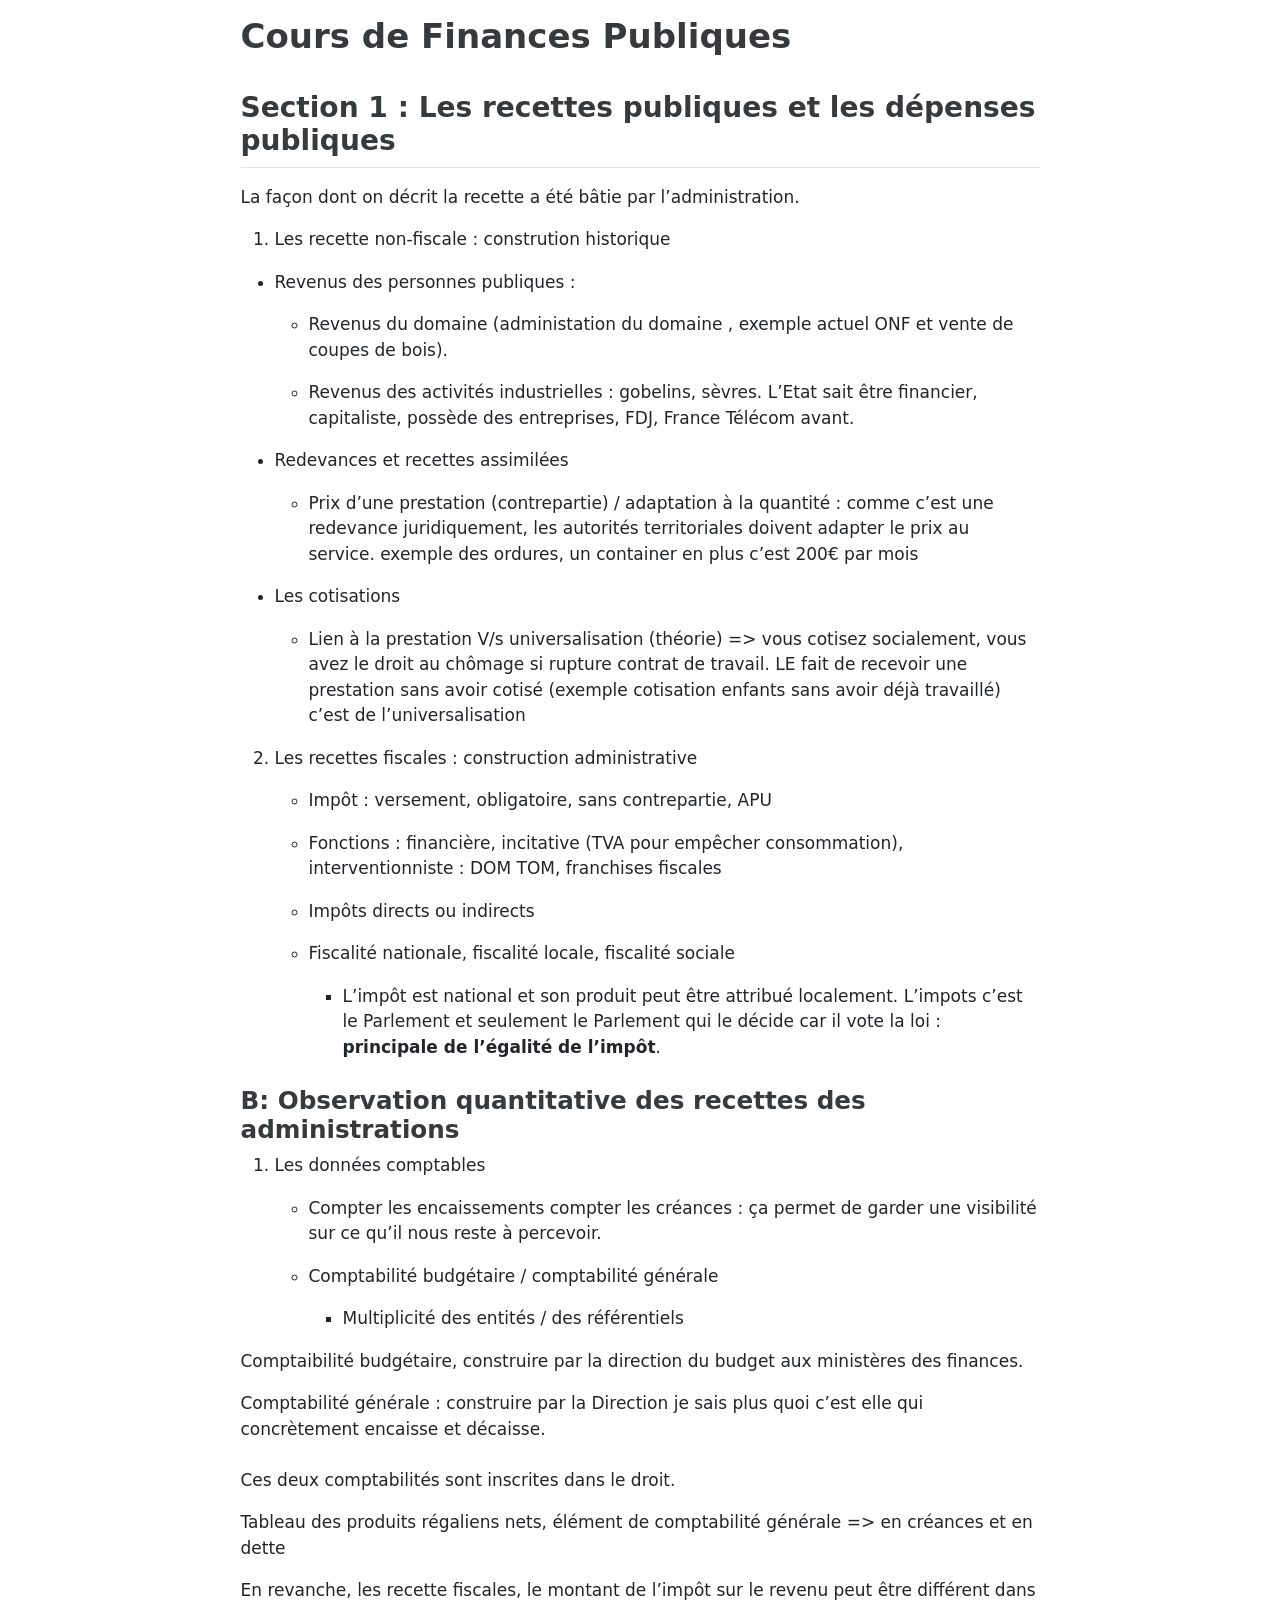
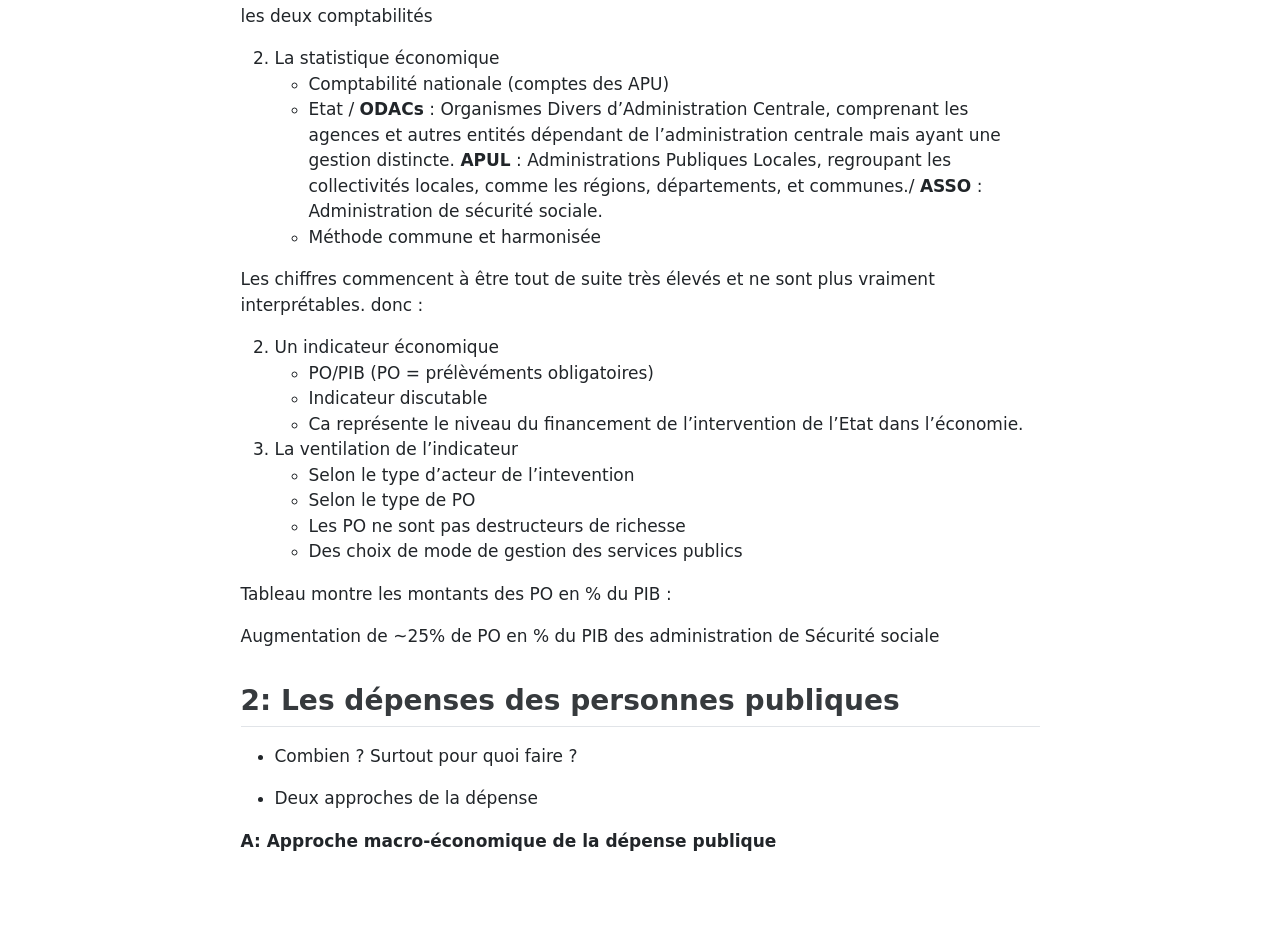
<file: Finances Publiques/finances_publiques.html>
<!DOCTYPE html>
<html xmlns="http://www.w3.org/1999/xhtml" lang="en" xml:lang="en"><head>

<meta charset="utf-8">
<meta name="generator" content="quarto-1.3.450">

<meta name="viewport" content="width=device-width, initial-scale=1.0, user-scalable=yes">


<title>Cours de Finances Publiques</title>
<style>
code{white-space: pre-wrap;}
span.smallcaps{font-variant: small-caps;}
div.columns{display: flex; gap: min(4vw, 1.5em);}
div.column{flex: auto; overflow-x: auto;}
div.hanging-indent{margin-left: 1.5em; text-indent: -1.5em;}
ul.task-list{list-style: none;}
ul.task-list li input[type="checkbox"] {
  width: 0.8em;
  margin: 0 0.8em 0.2em -1em; /* quarto-specific, see https://github.com/quarto-dev/quarto-cli/issues/4556 */ 
  vertical-align: middle;
}
</style>


<script src="finances_publiques_files/libs/clipboard/clipboard.min.js"></script>
<script src="finances_publiques_files/libs/quarto-html/quarto.js"></script>
<script src="finances_publiques_files/libs/quarto-html/popper.min.js"></script>
<script src="finances_publiques_files/libs/quarto-html/tippy.umd.min.js"></script>
<script src="finances_publiques_files/libs/quarto-html/anchor.min.js"></script>
<link href="finances_publiques_files/libs/quarto-html/tippy.css" rel="stylesheet">
<link href="finances_publiques_files/libs/quarto-html/quarto-syntax-highlighting.css" rel="stylesheet" id="quarto-text-highlighting-styles">
<script src="finances_publiques_files/libs/bootstrap/bootstrap.min.js"></script>
<link href="finances_publiques_files/libs/bootstrap/bootstrap-icons.css" rel="stylesheet">
<link href="finances_publiques_files/libs/bootstrap/bootstrap.min.css" rel="stylesheet" id="quarto-bootstrap" data-mode="light">


</head>

<body class="fullcontent">

<div id="quarto-content" class="page-columns page-rows-contents page-layout-article">

<main class="content" id="quarto-document-content">

<header id="title-block-header" class="quarto-title-block default">
<div class="quarto-title">
<h1 class="title">Cours de Finances Publiques</h1>
</div>



<div class="quarto-title-meta">

    
  
    
  </div>
  

</header>

<section id="section-1-les-recettes-publiques-et-les-dépenses-publiques" class="level2">
<h2 class="anchored" data-anchor-id="section-1-les-recettes-publiques-et-les-dépenses-publiques">Section 1 : Les recettes publiques et les dépenses publiques</h2>
<p>La façon dont on décrit la recette a été bâtie par l’administration.</p>
<ol type="1">
<li>Les recette non-fiscale : constrution historique</li>
</ol>
<ul>
<li><p>Revenus des personnes publiques :</p>
<ul>
<li><p>Revenus du domaine (administation du domaine , exemple actuel ONF et vente de coupes de bois).</p></li>
<li><p>Revenus des activités industrielles : gobelins, sèvres. L’Etat sait être financier, capitaliste, possède des entreprises, FDJ, France Télécom avant.</p></li>
</ul></li>
<li><p>Redevances et recettes assimilées</p>
<ul>
<li>Prix d’une prestation (contrepartie) / adaptation à la quantité : comme c’est une redevance juridiquement, les autorités territoriales doivent adapter le prix au service. exemple des ordures, un container en plus c’est 200€ par mois</li>
</ul></li>
<li><p>Les cotisations</p>
<ul>
<li>Lien à la prestation V/s universalisation (théorie) =&gt; vous cotisez socialement, vous avez le droit au chômage si rupture contrat de travail. LE fait de recevoir une prestation sans avoir cotisé (exemple cotisation enfants sans avoir déjà travaillé) c’est de l’universalisation</li>
</ul></li>
</ul>
<ol start="2" type="1">
<li><p>Les recettes fiscales : construction administrative</p>
<ul>
<li><p>Impôt : versement, obligatoire, sans contrepartie, APU</p></li>
<li><p>Fonctions : financière, incitative (TVA pour empêcher consommation), interventionniste : DOM TOM, franchises fiscales</p></li>
<li><p>Impôts directs ou indirects</p></li>
<li><p>Fiscalité nationale, fiscalité locale, fiscalité sociale</p>
<ul>
<li>L’impôt est national et son produit peut être attribué localement. L’impots c’est le Parlement et seulement le Parlement qui le décide car il vote la loi : <strong>principale de l’égalité de l’impôt</strong>.</li>
</ul></li>
</ul></li>
</ol>
<section id="b-observation-quantitative-des-recettes-des-administrations" class="level3">
<h3 class="anchored" data-anchor-id="b-observation-quantitative-des-recettes-des-administrations">B: Observation quantitative des recettes des administrations</h3>
<ol type="1">
<li><p>Les données comptables</p>
<ul>
<li><p>Compter les encaissements compter les créances : ça permet de garder une visibilité sur ce qu’il nous reste à percevoir.</p></li>
<li><p>Comptabilité budgétaire / comptabilité générale</p>
<ul>
<li>Multiplicité des entités / des référentiels</li>
</ul></li>
</ul></li>
</ol>
<p>Comptaibilité budgétaire, construire par la direction du budget aux ministères des finances.</p>
<p>Comptabilité générale : construire par la Direction je sais plus quoi c’est elle qui concrètement encaisse et décaisse.<br>
<br>
Ces deux comptabilités sont inscrites dans le droit.</p>
<p>Tableau des produits régaliens nets, élément de comptabilité générale =&gt; en créances et en dette</p>
<p>En revanche, les recette fiscales, le montant de l’impôt sur le revenu peut être différent dans les deux comptabilités</p>
<ol start="2" type="1">
<li>La statistique économique
<ul>
<li>Comptabilité nationale (comptes des APU)</li>
<li>Etat / <strong>ODACs</strong> : Organismes Divers d’Administration Centrale, comprenant les agences et autres entités dépendant de l’administration centrale mais ayant une gestion distincte. <strong>APUL</strong> : Administrations Publiques Locales, regroupant les collectivités locales, comme les régions, départements, et communes./ <strong>ASSO</strong> : Administration de sécurité sociale.</li>
<li>Méthode commune et harmonisée</li>
</ul></li>
</ol>
<p>Les chiffres commencent à être tout de suite très élevés et ne sont plus vraiment interprétables. donc :</p>
<ol start="2" type="1">
<li>Un indicateur économique
<ul>
<li>PO/PIB (PO = prélèvéments obligatoires)</li>
<li>Indicateur discutable</li>
<li>Ca représente le niveau du financement de l’intervention de l’Etat dans l’économie.</li>
</ul></li>
<li>La ventilation de l’indicateur
<ul>
<li>Selon le type d’acteur de l’intevention</li>
<li>Selon le type de PO</li>
<li>Les PO ne sont pas destructeurs de richesse</li>
<li>Des choix de mode de gestion des services publics</li>
</ul></li>
</ol>
<p>Tableau montre les montants des PO en % du PIB :</p>
<p>Augmentation de ~25% de PO en % du PIB des administration de Sécurité sociale</p>
</section>
</section>
<section id="les-dépenses-des-personnes-publiques" class="level2">
<h2 class="anchored" data-anchor-id="les-dépenses-des-personnes-publiques">2: Les dépenses des personnes publiques</h2>
<ul>
<li><p>Combien ? Surtout pour quoi faire ?</p></li>
<li><p>Deux approches de la dépense</p></li>
</ul>
<p><strong>A: Approche macro-économique de la dépense publique</strong></p>
</section>

</main>
<!-- /main column -->
<script id="quarto-html-after-body" type="application/javascript">
window.document.addEventListener("DOMContentLoaded", function (event) {
  const toggleBodyColorMode = (bsSheetEl) => {
    const mode = bsSheetEl.getAttribute("data-mode");
    const bodyEl = window.document.querySelector("body");
    if (mode === "dark") {
      bodyEl.classList.add("quarto-dark");
      bodyEl.classList.remove("quarto-light");
    } else {
      bodyEl.classList.add("quarto-light");
      bodyEl.classList.remove("quarto-dark");
    }
  }
  const toggleBodyColorPrimary = () => {
    const bsSheetEl = window.document.querySelector("link#quarto-bootstrap");
    if (bsSheetEl) {
      toggleBodyColorMode(bsSheetEl);
    }
  }
  toggleBodyColorPrimary();  
  const icon = "";
  const anchorJS = new window.AnchorJS();
  anchorJS.options = {
    placement: 'right',
    icon: icon
  };
  anchorJS.add('.anchored');
  const isCodeAnnotation = (el) => {
    for (const clz of el.classList) {
      if (clz.startsWith('code-annotation-')) {                     
        return true;
      }
    }
    return false;
  }
  const clipboard = new window.ClipboardJS('.code-copy-button', {
    text: function(trigger) {
      const codeEl = trigger.previousElementSibling.cloneNode(true);
      for (const childEl of codeEl.children) {
        if (isCodeAnnotation(childEl)) {
          childEl.remove();
        }
      }
      return codeEl.innerText;
    }
  });
  clipboard.on('success', function(e) {
    // button target
    const button = e.trigger;
    // don't keep focus
    button.blur();
    // flash "checked"
    button.classList.add('code-copy-button-checked');
    var currentTitle = button.getAttribute("title");
    button.setAttribute("title", "Copied!");
    let tooltip;
    if (window.bootstrap) {
      button.setAttribute("data-bs-toggle", "tooltip");
      button.setAttribute("data-bs-placement", "left");
      button.setAttribute("data-bs-title", "Copied!");
      tooltip = new bootstrap.Tooltip(button, 
        { trigger: "manual", 
          customClass: "code-copy-button-tooltip",
          offset: [0, -8]});
      tooltip.show();    
    }
    setTimeout(function() {
      if (tooltip) {
        tooltip.hide();
        button.removeAttribute("data-bs-title");
        button.removeAttribute("data-bs-toggle");
        button.removeAttribute("data-bs-placement");
      }
      button.setAttribute("title", currentTitle);
      button.classList.remove('code-copy-button-checked');
    }, 1000);
    // clear code selection
    e.clearSelection();
  });
  function tippyHover(el, contentFn) {
    const config = {
      allowHTML: true,
      content: contentFn,
      maxWidth: 500,
      delay: 100,
      arrow: false,
      appendTo: function(el) {
          return el.parentElement;
      },
      interactive: true,
      interactiveBorder: 10,
      theme: 'quarto',
      placement: 'bottom-start'
    };
    window.tippy(el, config); 
  }
  const noterefs = window.document.querySelectorAll('a[role="doc-noteref"]');
  for (var i=0; i<noterefs.length; i++) {
    const ref = noterefs[i];
    tippyHover(ref, function() {
      // use id or data attribute instead here
      let href = ref.getAttribute('data-footnote-href') || ref.getAttribute('href');
      try { href = new URL(href).hash; } catch {}
      const id = href.replace(/^#\/?/, "");
      const note = window.document.getElementById(id);
      return note.innerHTML;
    });
  }
      let selectedAnnoteEl;
      const selectorForAnnotation = ( cell, annotation) => {
        let cellAttr = 'data-code-cell="' + cell + '"';
        let lineAttr = 'data-code-annotation="' +  annotation + '"';
        const selector = 'span[' + cellAttr + '][' + lineAttr + ']';
        return selector;
      }
      const selectCodeLines = (annoteEl) => {
        const doc = window.document;
        const targetCell = annoteEl.getAttribute("data-target-cell");
        const targetAnnotation = annoteEl.getAttribute("data-target-annotation");
        const annoteSpan = window.document.querySelector(selectorForAnnotation(targetCell, targetAnnotation));
        const lines = annoteSpan.getAttribute("data-code-lines").split(",");
        const lineIds = lines.map((line) => {
          return targetCell + "-" + line;
        })
        let top = null;
        let height = null;
        let parent = null;
        if (lineIds.length > 0) {
            //compute the position of the single el (top and bottom and make a div)
            const el = window.document.getElementById(lineIds[0]);
            top = el.offsetTop;
            height = el.offsetHeight;
            parent = el.parentElement.parentElement;
          if (lineIds.length > 1) {
            const lastEl = window.document.getElementById(lineIds[lineIds.length - 1]);
            const bottom = lastEl.offsetTop + lastEl.offsetHeight;
            height = bottom - top;
          }
          if (top !== null && height !== null && parent !== null) {
            // cook up a div (if necessary) and position it 
            let div = window.document.getElementById("code-annotation-line-highlight");
            if (div === null) {
              div = window.document.createElement("div");
              div.setAttribute("id", "code-annotation-line-highlight");
              div.style.position = 'absolute';
              parent.appendChild(div);
            }
            div.style.top = top - 2 + "px";
            div.style.height = height + 4 + "px";
            let gutterDiv = window.document.getElementById("code-annotation-line-highlight-gutter");
            if (gutterDiv === null) {
              gutterDiv = window.document.createElement("div");
              gutterDiv.setAttribute("id", "code-annotation-line-highlight-gutter");
              gutterDiv.style.position = 'absolute';
              const codeCell = window.document.getElementById(targetCell);
              const gutter = codeCell.querySelector('.code-annotation-gutter');
              gutter.appendChild(gutterDiv);
            }
            gutterDiv.style.top = top - 2 + "px";
            gutterDiv.style.height = height + 4 + "px";
          }
          selectedAnnoteEl = annoteEl;
        }
      };
      const unselectCodeLines = () => {
        const elementsIds = ["code-annotation-line-highlight", "code-annotation-line-highlight-gutter"];
        elementsIds.forEach((elId) => {
          const div = window.document.getElementById(elId);
          if (div) {
            div.remove();
          }
        });
        selectedAnnoteEl = undefined;
      };
      // Attach click handler to the DT
      const annoteDls = window.document.querySelectorAll('dt[data-target-cell]');
      for (const annoteDlNode of annoteDls) {
        annoteDlNode.addEventListener('click', (event) => {
          const clickedEl = event.target;
          if (clickedEl !== selectedAnnoteEl) {
            unselectCodeLines();
            const activeEl = window.document.querySelector('dt[data-target-cell].code-annotation-active');
            if (activeEl) {
              activeEl.classList.remove('code-annotation-active');
            }
            selectCodeLines(clickedEl);
            clickedEl.classList.add('code-annotation-active');
          } else {
            // Unselect the line
            unselectCodeLines();
            clickedEl.classList.remove('code-annotation-active');
          }
        });
      }
  const findCites = (el) => {
    const parentEl = el.parentElement;
    if (parentEl) {
      const cites = parentEl.dataset.cites;
      if (cites) {
        return {
          el,
          cites: cites.split(' ')
        };
      } else {
        return findCites(el.parentElement)
      }
    } else {
      return undefined;
    }
  };
  var bibliorefs = window.document.querySelectorAll('a[role="doc-biblioref"]');
  for (var i=0; i<bibliorefs.length; i++) {
    const ref = bibliorefs[i];
    const citeInfo = findCites(ref);
    if (citeInfo) {
      tippyHover(citeInfo.el, function() {
        var popup = window.document.createElement('div');
        citeInfo.cites.forEach(function(cite) {
          var citeDiv = window.document.createElement('div');
          citeDiv.classList.add('hanging-indent');
          citeDiv.classList.add('csl-entry');
          var biblioDiv = window.document.getElementById('ref-' + cite);
          if (biblioDiv) {
            citeDiv.innerHTML = biblioDiv.innerHTML;
          }
          popup.appendChild(citeDiv);
        });
        return popup.innerHTML;
      });
    }
  }
});
</script>
</div> <!-- /content -->



</body></html>
</file>
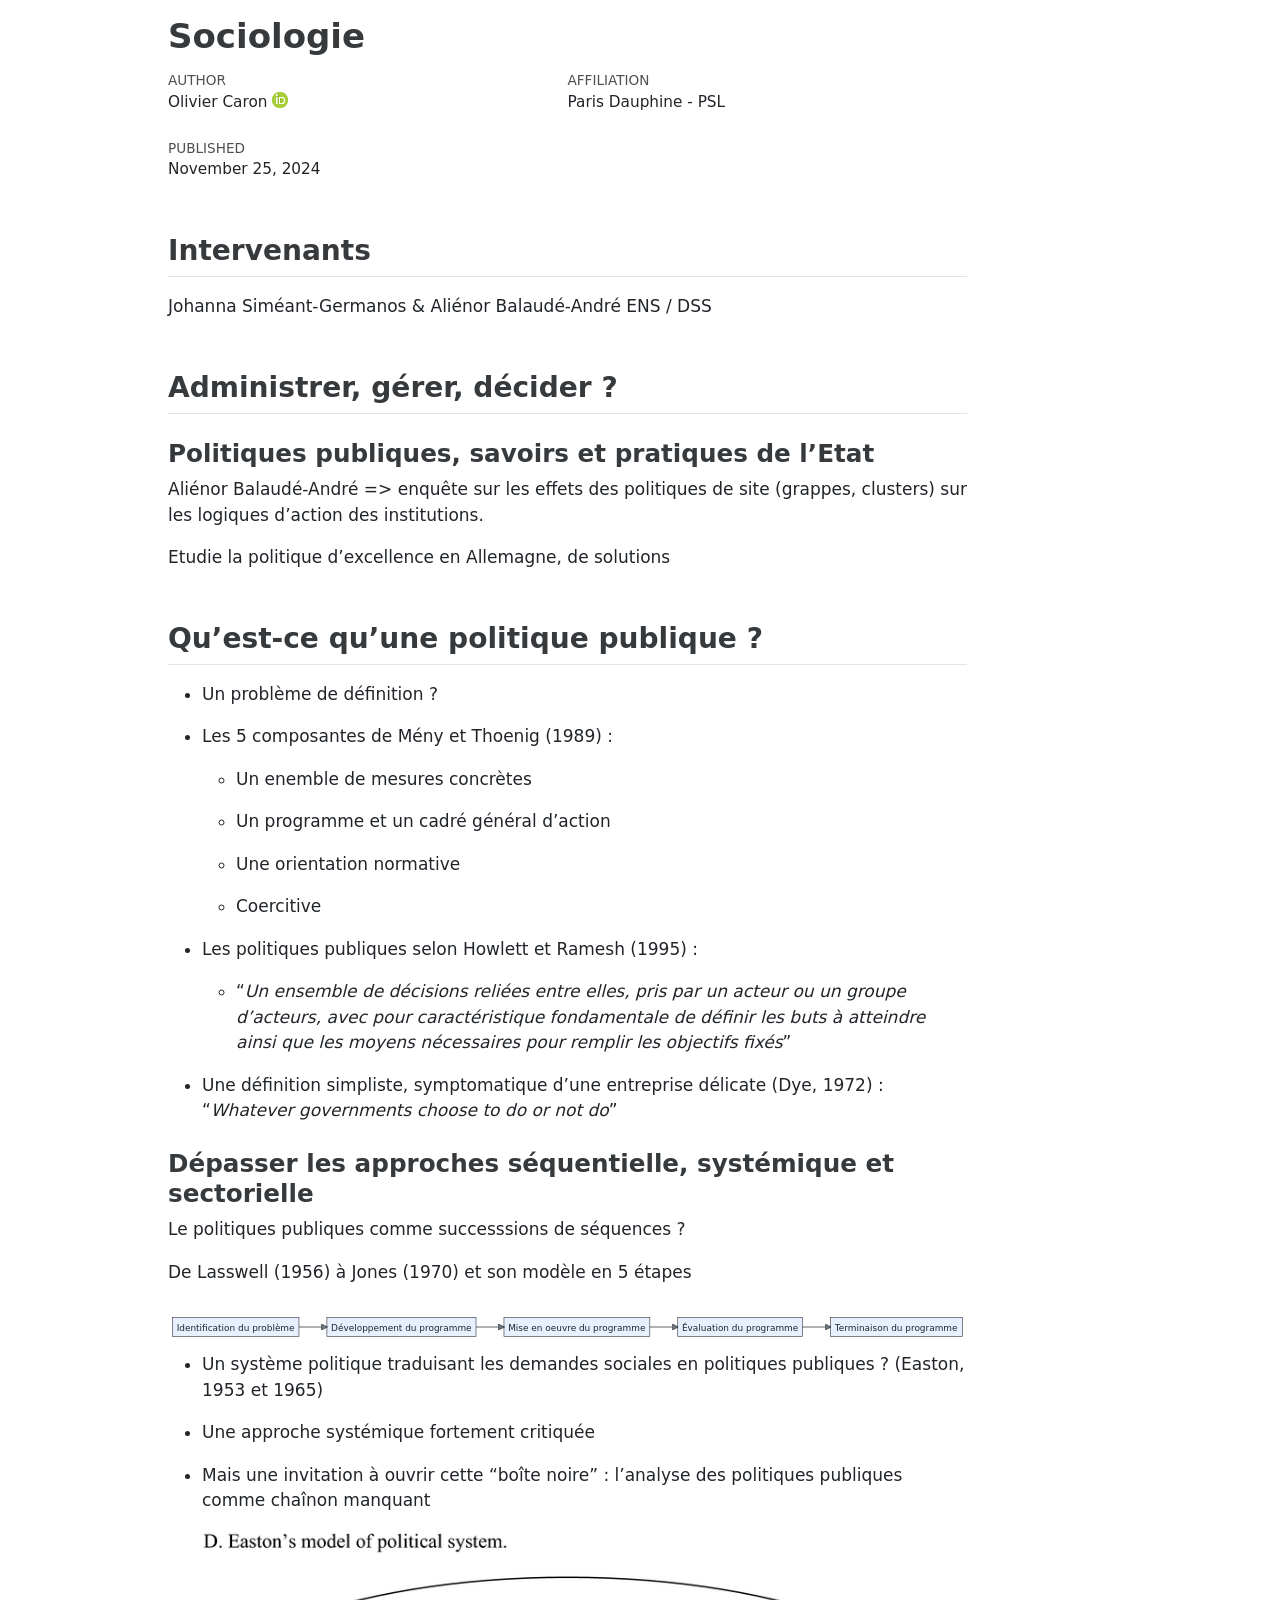
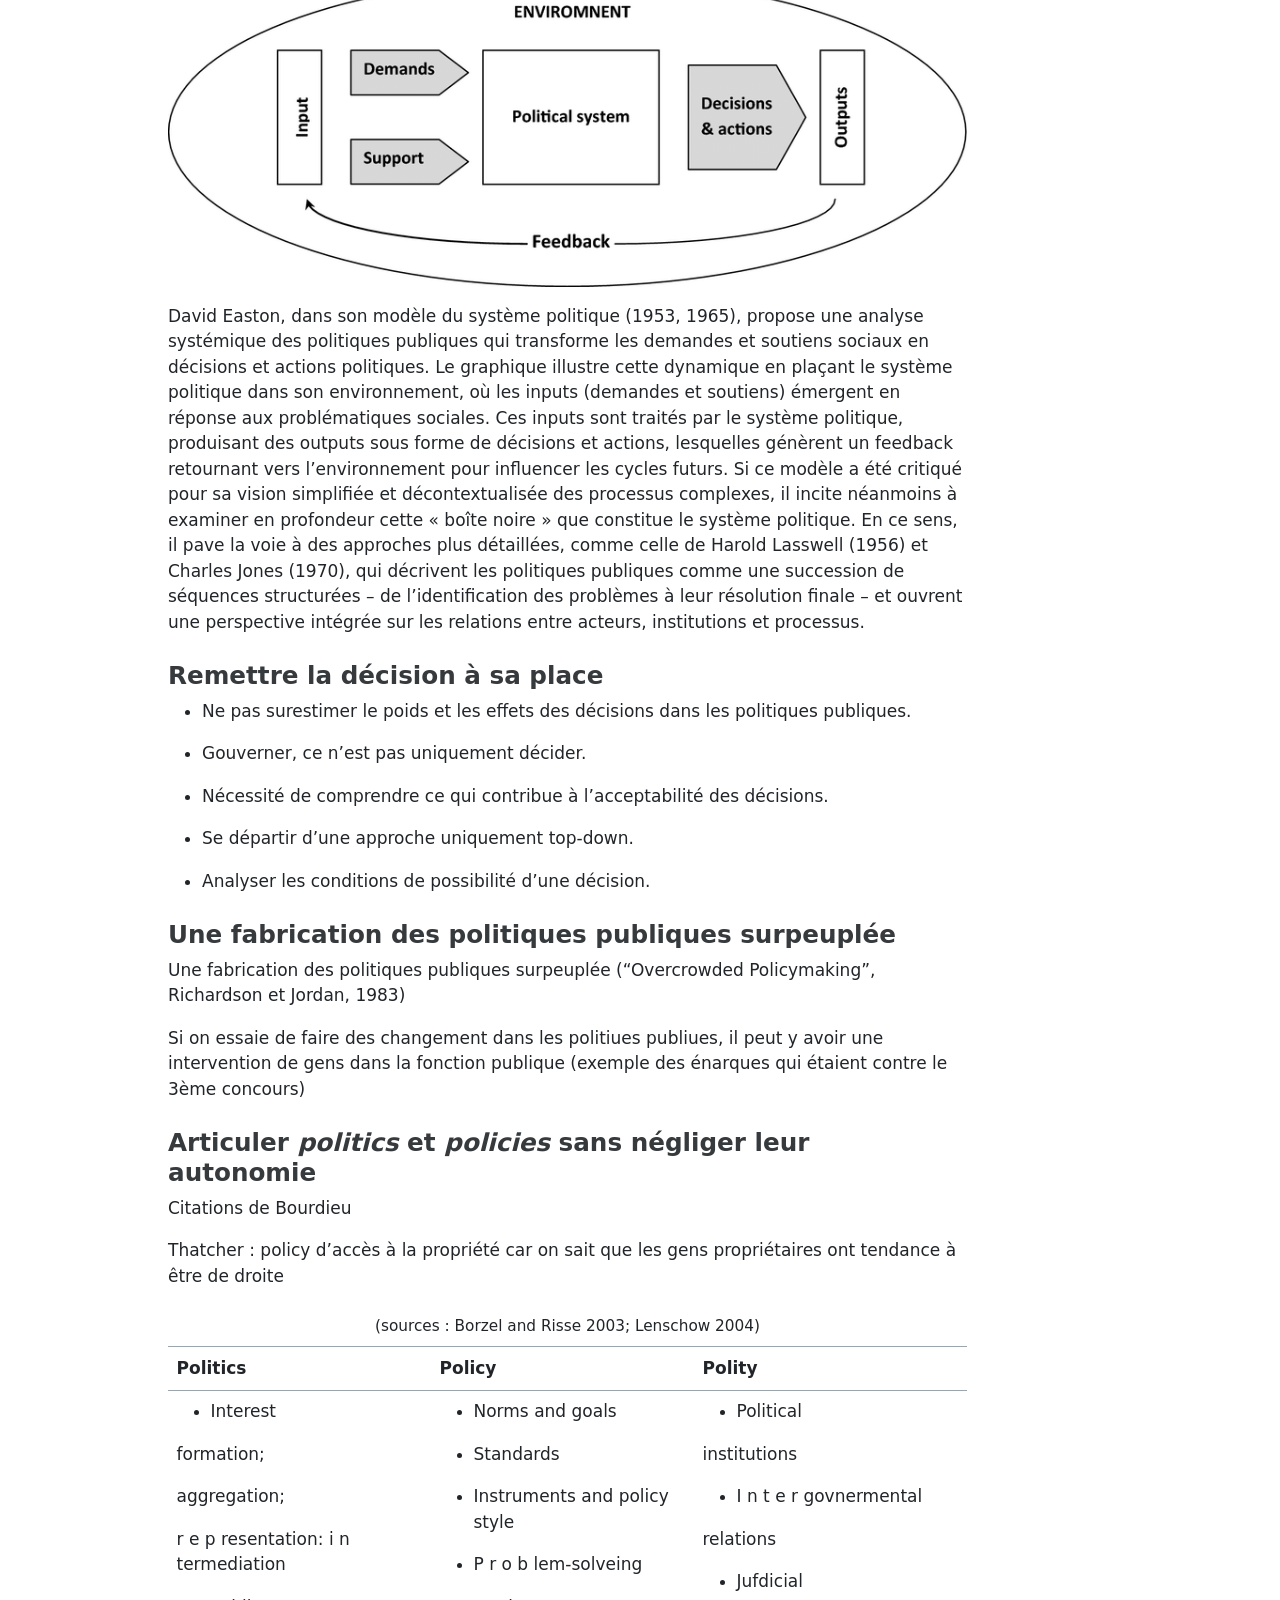
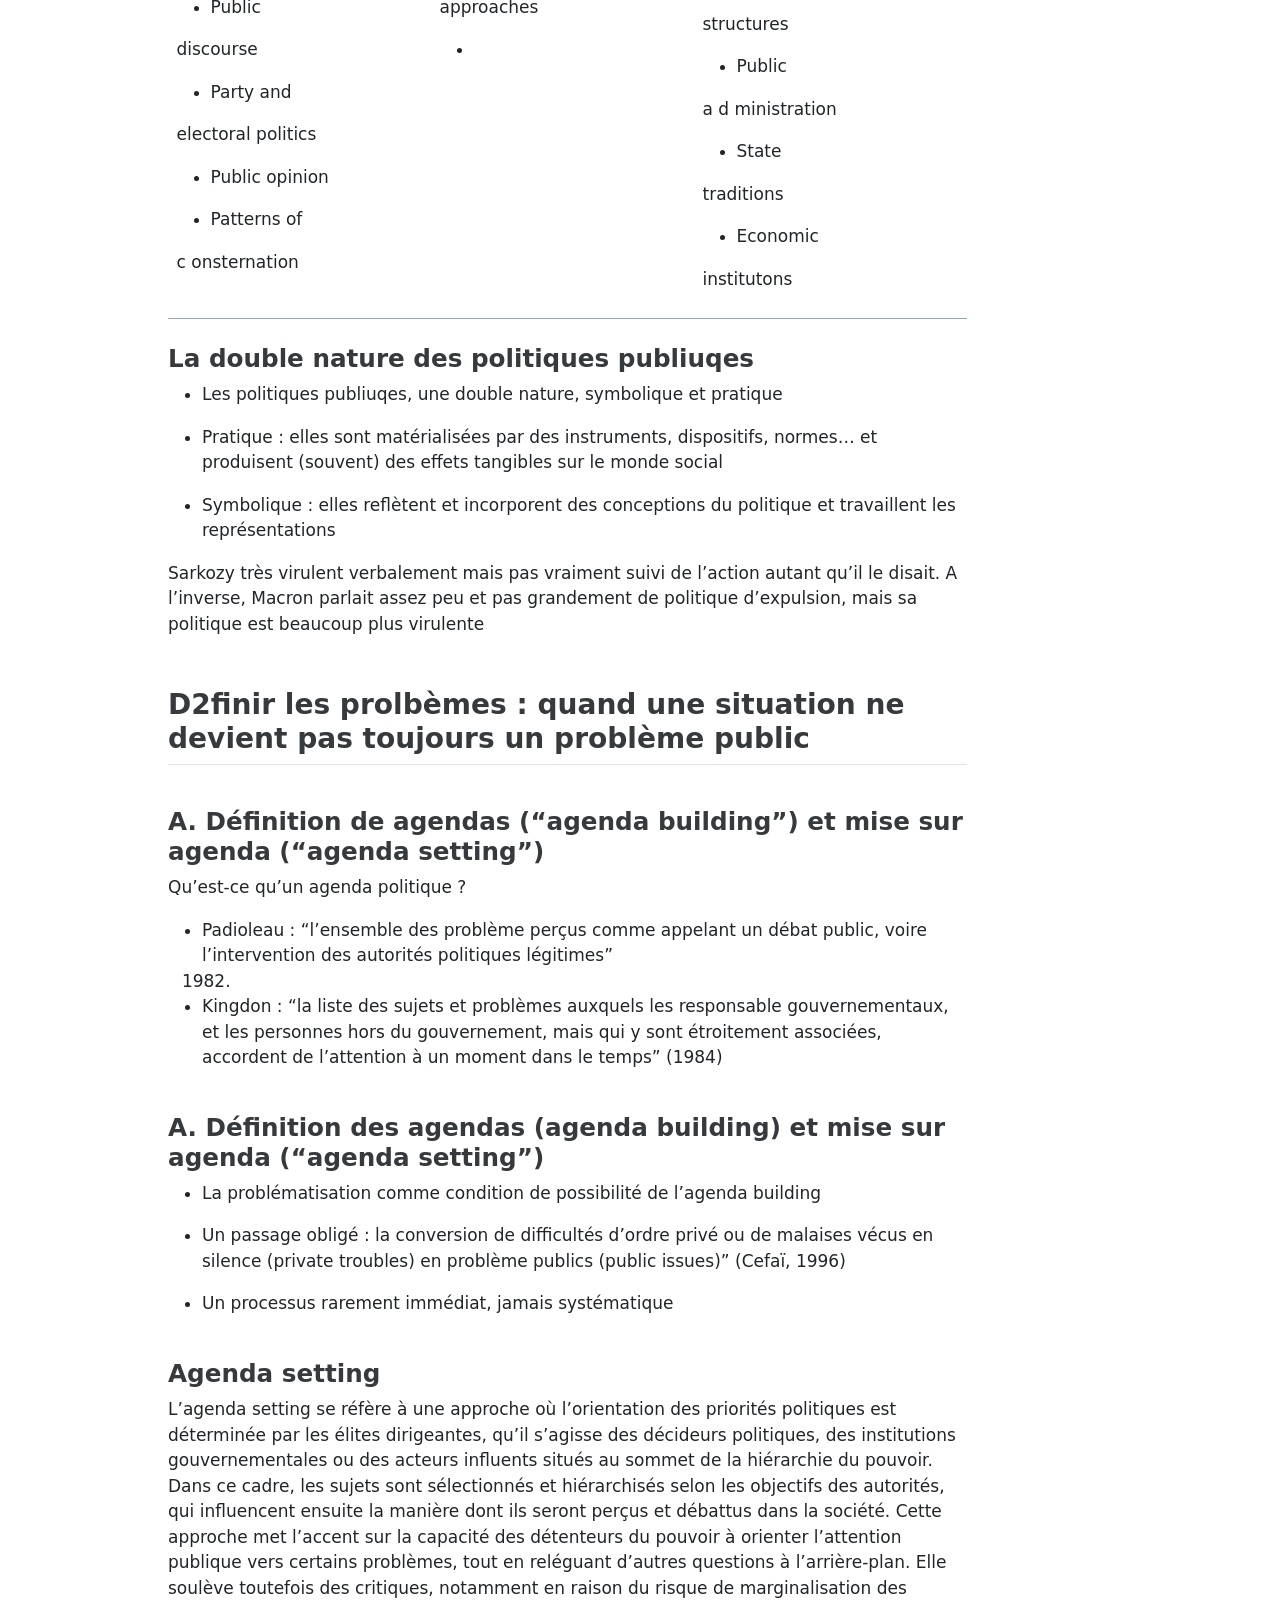
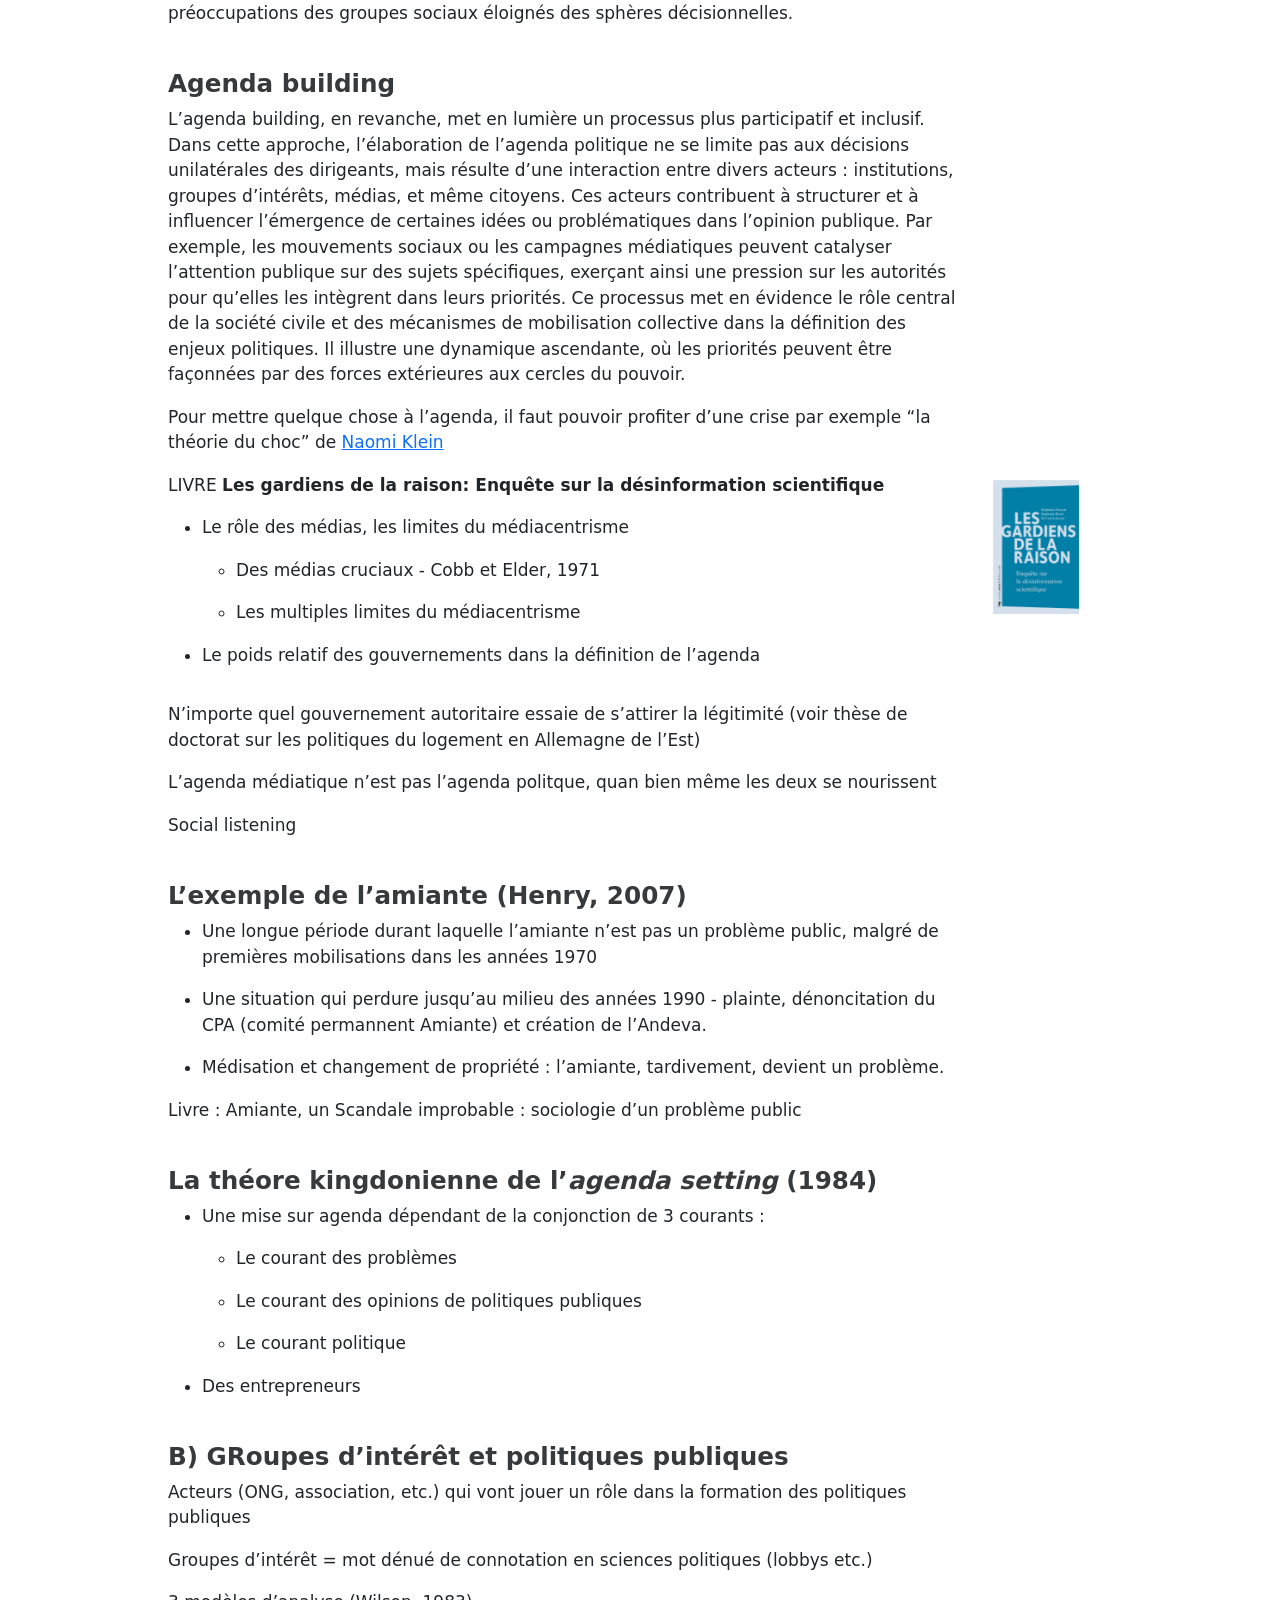
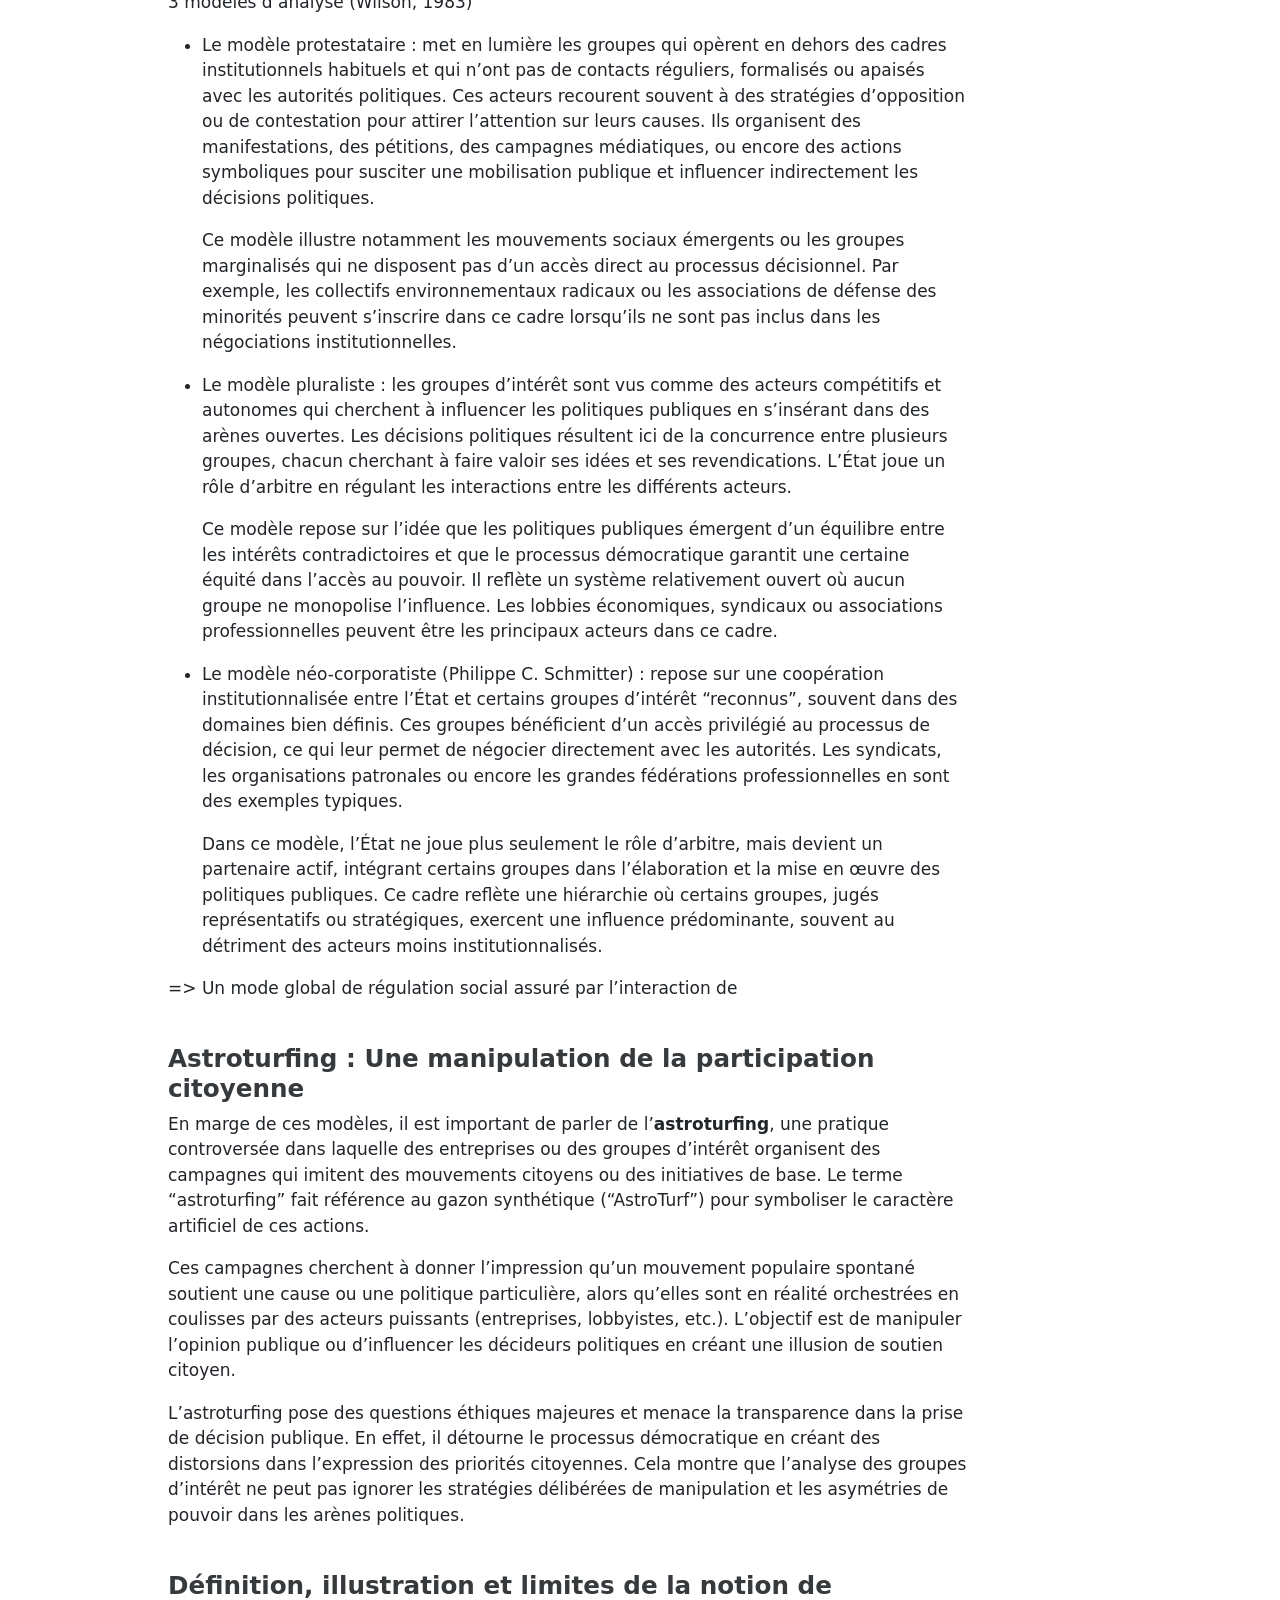
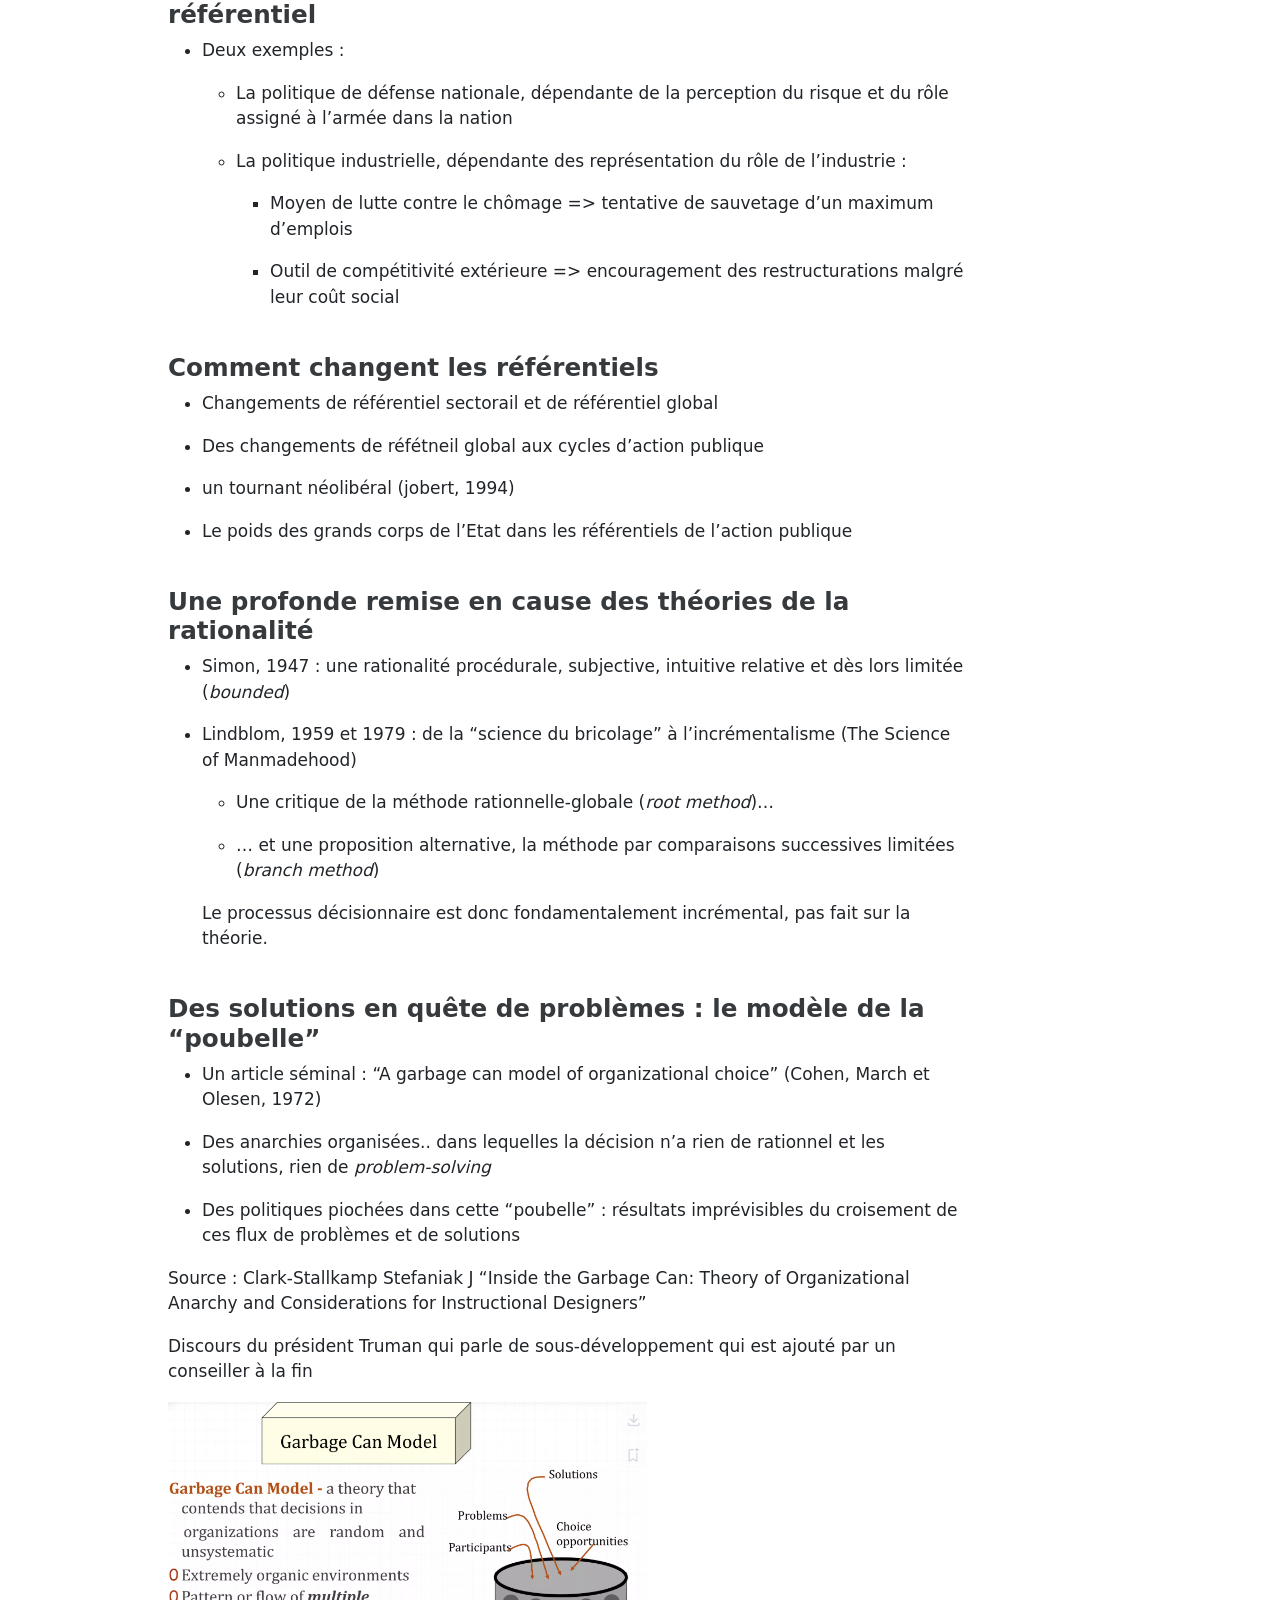
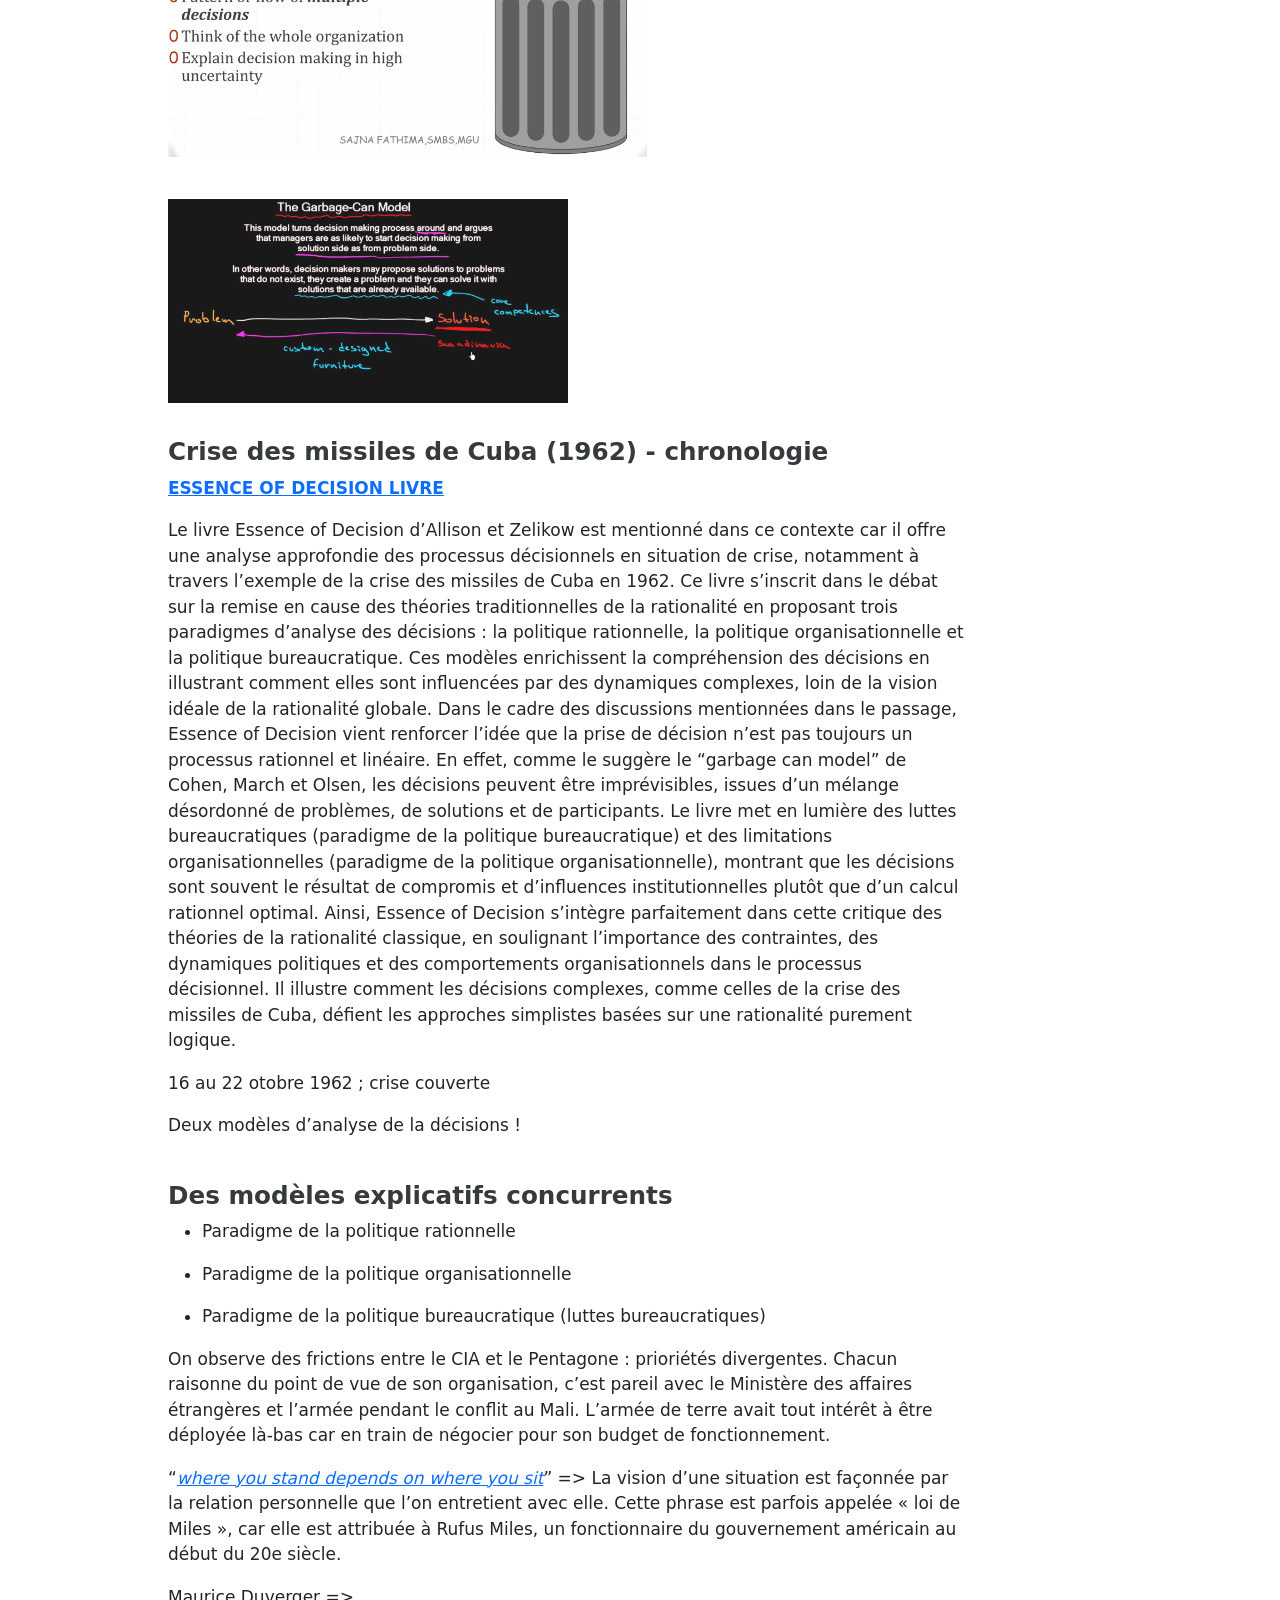
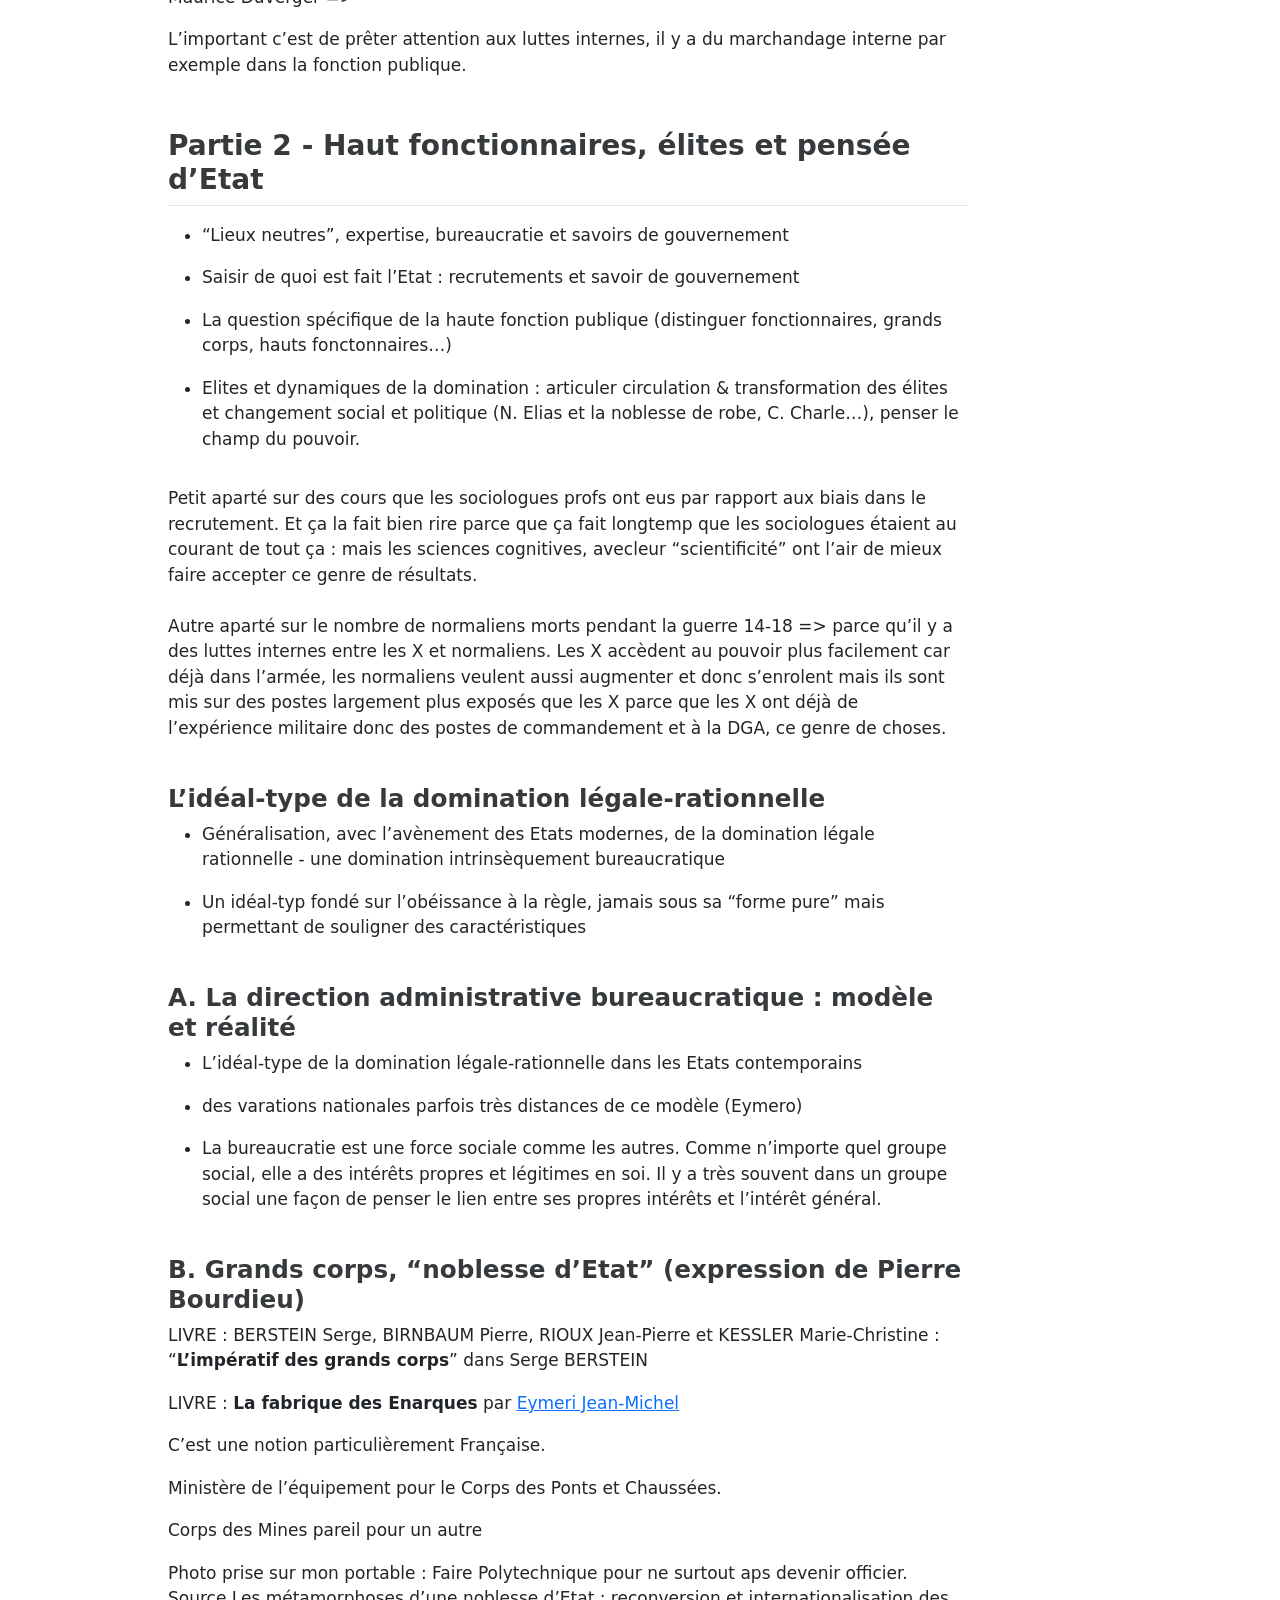
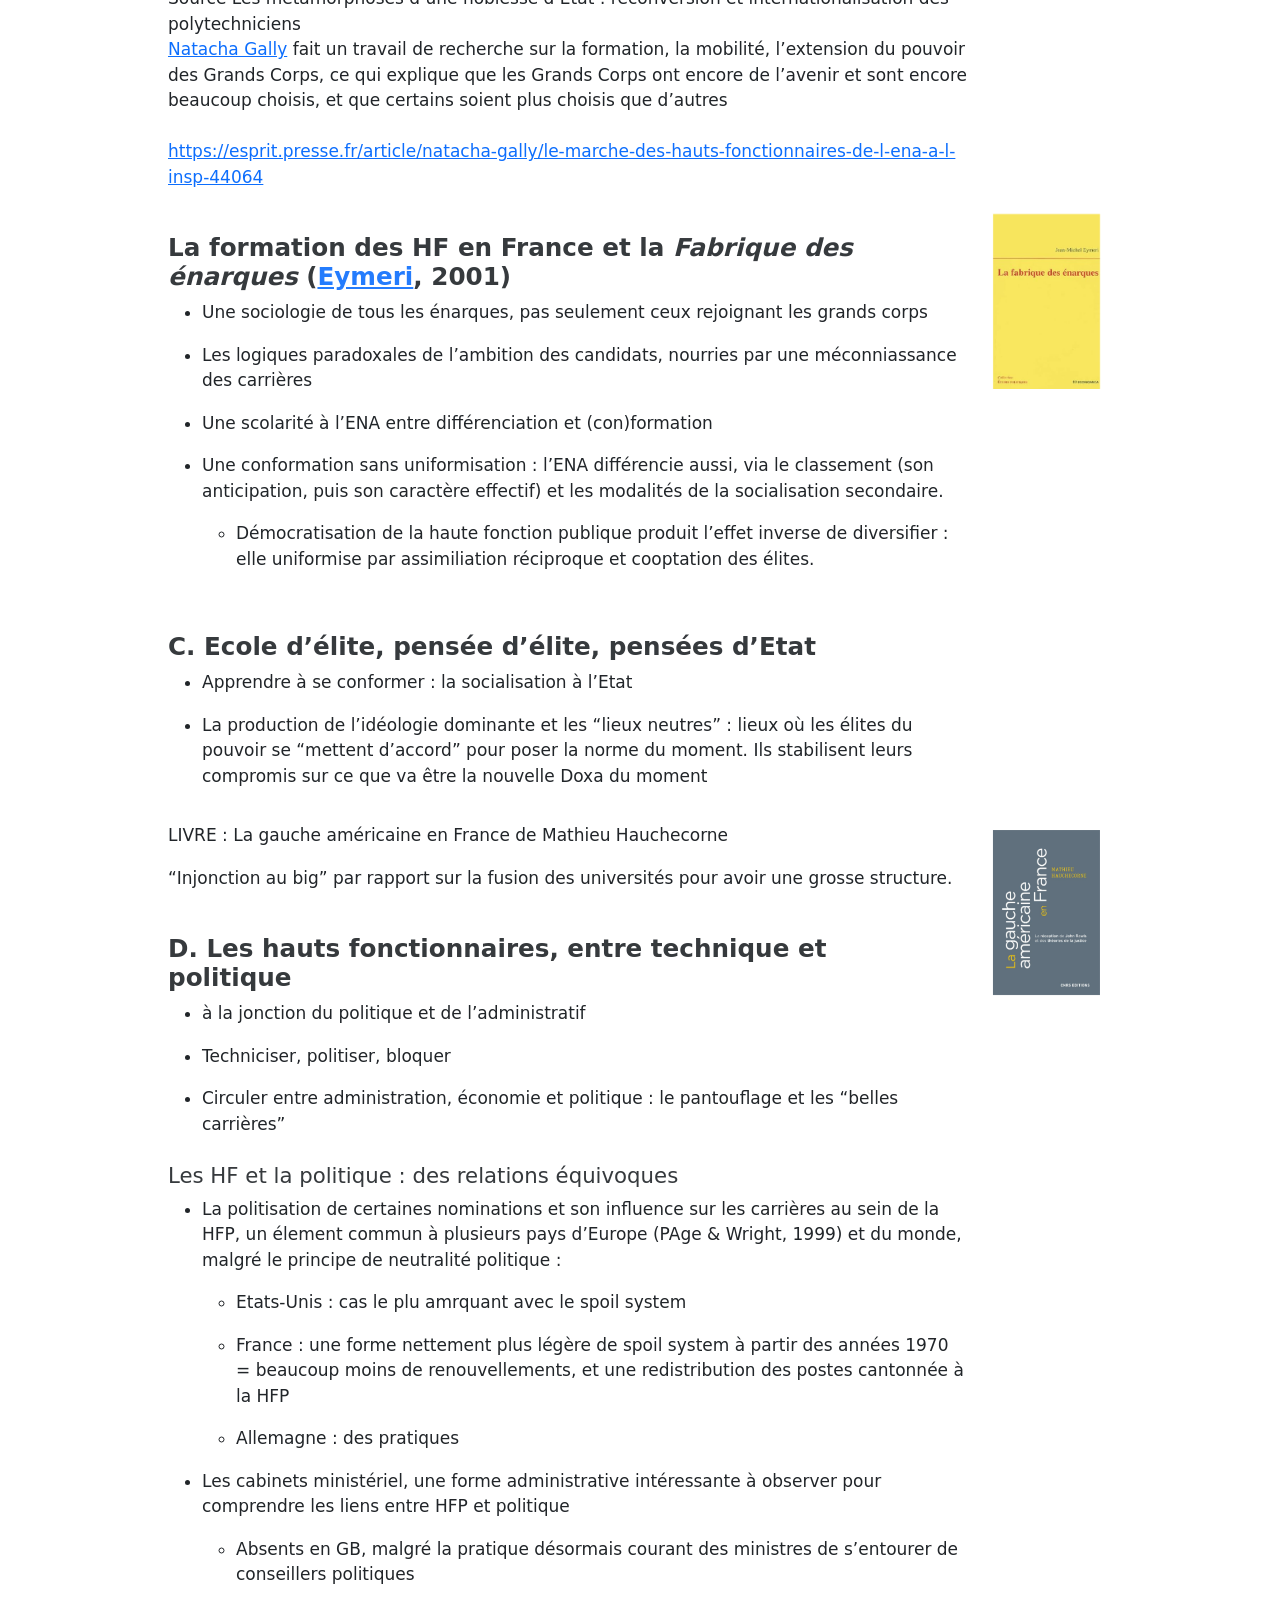
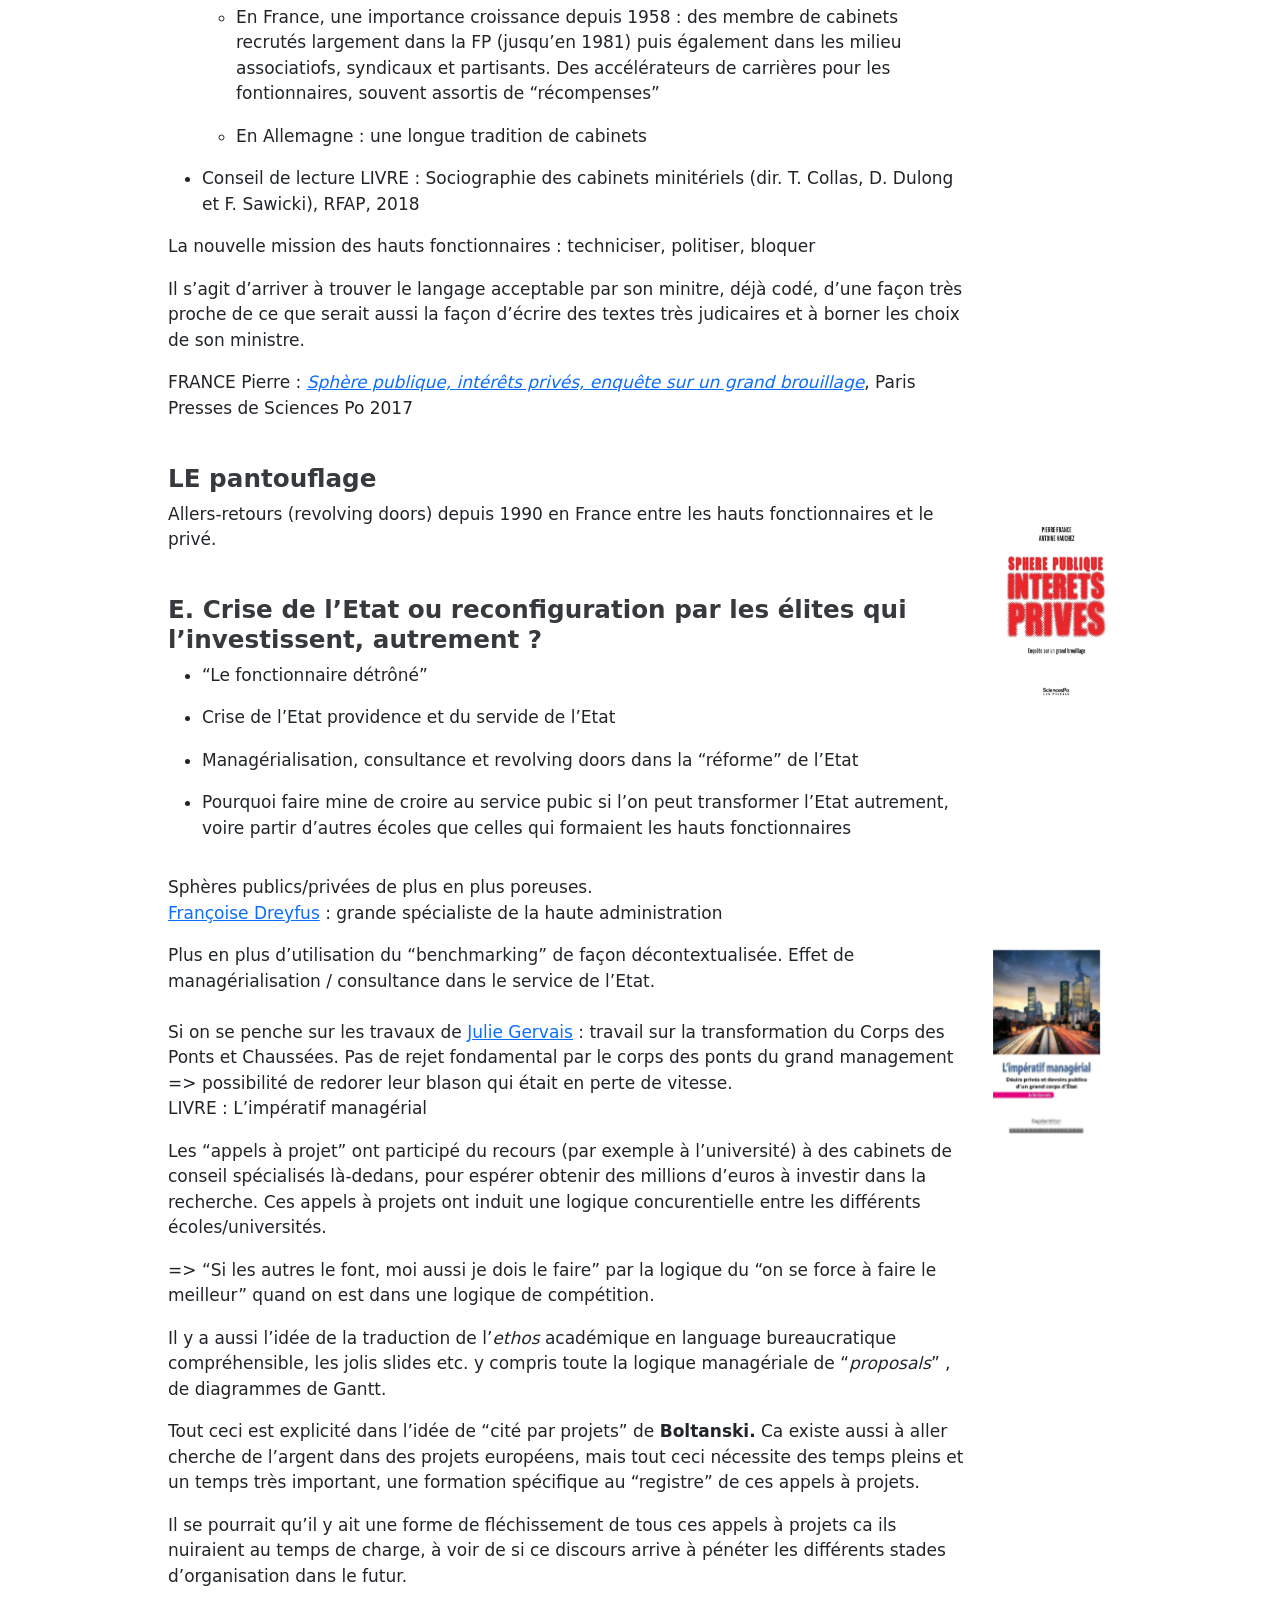
<file: PSL Week S1/Sociologie/cours_sociologie.html>
<!DOCTYPE html>
<html xmlns="http://www.w3.org/1999/xhtml" lang="en" xml:lang="en"><head>

<meta charset="utf-8">
<meta name="generator" content="quarto-1.3.450">

<meta name="viewport" content="width=device-width, initial-scale=1.0, user-scalable=yes">

<meta name="author" content="Olivier Caron">
<meta name="dcterms.date" content="2024-11-25">

<title>Sociologie</title>
<style>
code{white-space: pre-wrap;}
span.smallcaps{font-variant: small-caps;}
div.columns{display: flex; gap: min(4vw, 1.5em);}
div.column{flex: auto; overflow-x: auto;}
div.hanging-indent{margin-left: 1.5em; text-indent: -1.5em;}
ul.task-list{list-style: none;}
ul.task-list li input[type="checkbox"] {
  width: 0.8em;
  margin: 0 0.8em 0.2em -1em; /* quarto-specific, see https://github.com/quarto-dev/quarto-cli/issues/4556 */ 
  vertical-align: middle;
}
</style>


<script src="cours_sociologie_files/libs/clipboard/clipboard.min.js"></script>
<script src="cours_sociologie_files/libs/quarto-html/quarto.js"></script>
<script src="cours_sociologie_files/libs/quarto-html/popper.min.js"></script>
<script src="cours_sociologie_files/libs/quarto-html/tippy.umd.min.js"></script>
<script src="cours_sociologie_files/libs/quarto-html/anchor.min.js"></script>
<link href="cours_sociologie_files/libs/quarto-html/tippy.css" rel="stylesheet">
<link href="cours_sociologie_files/libs/quarto-html/quarto-syntax-highlighting.css" rel="stylesheet" id="quarto-text-highlighting-styles">
<script src="cours_sociologie_files/libs/bootstrap/bootstrap.min.js"></script>
<link href="cours_sociologie_files/libs/bootstrap/bootstrap-icons.css" rel="stylesheet">
<link href="cours_sociologie_files/libs/bootstrap/bootstrap.min.css" rel="stylesheet" id="quarto-bootstrap" data-mode="light">
<script src="cours_sociologie_files/libs/quarto-diagram/mermaid.min.js"></script>
<script src="cours_sociologie_files/libs/quarto-diagram/mermaid-init.js"></script>
<link href="cours_sociologie_files/libs/quarto-diagram/mermaid.css" rel="stylesheet">


</head>

<body>

<div id="quarto-content" class="page-columns page-rows-contents page-layout-article">
<div id="quarto-margin-sidebar" class="sidebar margin-sidebar">
</div>
<main class="content page-columns page-full" id="quarto-document-content">

<header id="title-block-header" class="quarto-title-block default">
<div class="quarto-title">
<h1 class="title">Sociologie</h1>
</div>


<div class="quarto-title-meta-author">
  <div class="quarto-title-meta-heading">Author</div>
  <div class="quarto-title-meta-heading">Affiliation</div>
  
    <div class="quarto-title-meta-contents">
    <p class="author">Olivier Caron <a href="https://orcid.org/0000-0000-0000-0000" class="quarto-title-author-orcid"> <img src="[data-uri]"></a></p>
  </div>
    <div class="quarto-title-meta-contents">
        <p class="affiliation">
            Paris Dauphine - PSL
          </p>
      </div>
    </div>

<div class="quarto-title-meta">

      
    <div>
    <div class="quarto-title-meta-heading">Published</div>
    <div class="quarto-title-meta-contents">
      <p class="date">November 25, 2024</p>
    </div>
  </div>
  
    
  </div>
  

</header>

<section id="intervenants" class="level2">
<h2 class="anchored" data-anchor-id="intervenants">Intervenants</h2>
<p>Johanna Siméant-Germanos &amp; Aliénor Balaudé-André ENS / DSS</p>
</section>
<section id="administrer-gérer-décider" class="level2">
<h2 class="anchored" data-anchor-id="administrer-gérer-décider">Administrer, gérer, décider ?</h2>
<section id="politiques-publiques-savoirs-et-pratiques-de-letat" class="level3">
<h3 class="anchored" data-anchor-id="politiques-publiques-savoirs-et-pratiques-de-letat">Politiques publiques, savoirs et pratiques de l’Etat</h3>
<p>Aliénor Balaudé-André =&gt; enquête sur les effets des politiques de site (grappes, clusters) sur les logiques d’action des institutions.</p>
<p>Etudie la politique d’excellence en Allemagne, de solutions</p>
</section>
</section>
<section id="quest-ce-quune-politique-publique" class="level2">
<h2 class="anchored" data-anchor-id="quest-ce-quune-politique-publique">Qu’est-ce qu’une politique publique ?</h2>
<ul>
<li><p>Un problème de définition ?</p></li>
<li><p>Les 5 composantes de Mény et Thoenig (1989) :</p>
<ul>
<li><p>Un enemble de mesures concrètes</p></li>
<li><p>Un programme et un cadré général d’action</p></li>
<li><p>Une orientation normative</p></li>
<li><p>Coercitive</p></li>
</ul></li>
<li><p>Les politiques publiques selon Howlett et Ramesh (1995) :</p>
<ul>
<li>“<em>Un ensemble de décisions reliées entre elles, pris par un acteur ou un groupe d’acteurs, avec pour caractéristique fondamentale de définir les buts à atteindre ainsi que les moyens nécessaires pour remplir les objectifs fixés</em>”</li>
</ul></li>
<li><p>Une définition simpliste, symptomatique d’une entreprise délicate (Dye, 1972) :<br>
“<em>Whatever governments choose to do or not do</em>”</p></li>
</ul>
<section id="dépasser-les-approches-séquentielle-systémique-et-sectorielle" class="level3">
<h3 class="anchored" data-anchor-id="dépasser-les-approches-séquentielle-systémique-et-sectorielle">Dépasser les approches séquentielle, systémique et sectorielle</h3>
<p>Le politiques publiques comme successsions de séquences ?</p>
<p>De Lasswell (1956) à Jones (1970) et son modèle en 5 étapes</p>
<div class="cell">
<div class="cell-output-display">
<div>
<div>
<pre class="mermaid mermaid-js">flowchart LR
    A[Identification du problème] --&gt; B[Développement du programme]
    B --&gt; C[Mise en oeuvre du programme]
    C --&gt; D[Évaluation du programme]
    D --&gt; E[Terminaison du programme]
</pre>
</div>
</div>
</div>
</div>
<ul>
<li><p>Un système politique traduisant les demandes sociales en politiques publiques ? (Easton, 1953 et 1965)</p></li>
<li><p>Une approche systémique fortement critiquée</p></li>
<li><p>Mais une invitation à ouvrir cette “boîte noire” : l’analyse des politiques publiques comme chaînon manquant</p></li>
</ul>
<p><img src="images/clipboard-3042766199.png" class="img-fluid"></p>
<p>David Easton, dans son modèle du système politique (1953, 1965), propose une analyse systémique des politiques publiques qui transforme les demandes et soutiens sociaux en décisions et actions politiques. Le graphique illustre cette dynamique en plaçant le système politique dans son environnement, où les inputs (demandes et soutiens) émergent en réponse aux problématiques sociales. Ces inputs sont traités par le système politique, produisant des outputs sous forme de décisions et actions, lesquelles génèrent un feedback retournant vers l’environnement pour influencer les cycles futurs. Si ce modèle a été critiqué pour sa vision simplifiée et décontextualisée des processus complexes, il incite néanmoins à examiner en profondeur cette « boîte noire » que constitue le système politique. En ce sens, il pave la voie à des approches plus détaillées, comme celle de Harold Lasswell (1956) et Charles Jones (1970), qui décrivent les politiques publiques comme une succession de séquences structurées – de l’identification des problèmes à leur résolution finale – et ouvrent une perspective intégrée sur les relations entre acteurs, institutions et processus.</p>
</section>
<section id="remettre-la-décision-à-sa-place" class="level3">
<h3 class="anchored" data-anchor-id="remettre-la-décision-à-sa-place">Remettre la décision à sa place</h3>
<ul>
<li>Ne pas surestimer le poids et les effets des décisions dans les politiques publiques.</li>
</ul>
<!-- -->
<ul>
<li><p>Gouverner, ce n’est pas uniquement décider.</p></li>
<li><p>Nécessité de comprendre ce qui contribue à l’acceptabilité des décisions.</p></li>
<li><p>Se départir d’une approche uniquement top-down.</p></li>
<li><p>Analyser les conditions de possibilité d’une décision.</p></li>
</ul>
</section>
<section id="une-fabrication-des-politiques-publiques-surpeuplée" class="level3">
<h3 class="anchored" data-anchor-id="une-fabrication-des-politiques-publiques-surpeuplée">Une fabrication des politiques publiques surpeuplée</h3>
<p>Une fabrication des politiques publiques surpeuplée (“Overcrowded Policymaking”, Richardson et Jordan, 1983)</p>
<p>Si on essaie de faire des changement dans les politiues publiues, il peut y avoir une intervention de gens dans la fonction publique (exemple des énarques qui étaient contre le 3ème concours)</p>
</section>
<section id="articuler-politics-et-policies-sans-négliger-leur-autonomie" class="level3">
<h3 class="anchored" data-anchor-id="articuler-politics-et-policies-sans-négliger-leur-autonomie">Articuler <strong><em>politics</em></strong> et <em>policies</em> sans négliger leur autonomie</h3>
<p>Citations de Bourdieu</p>
<p>Thatcher : policy d’accès à la propriété car on sait que les gens propriétaires ont tendance à être de droite</p>
<table class="table">
<caption>(sources : Borzel and Risse 2003; Lenschow 2004)</caption>
<colgroup>
<col style="width: 20%">
<col style="width: 20%">
<col style="width: 20%">
</colgroup>
<thead>
<tr class="header">
<th>Politics</th>
<th>Policy</th>
<th>Polity</th>
</tr>
</thead>
<tbody>
<tr class="odd">
<td><ul>
<li>Interest</li>
</ul>
<p>formation;</p>
<p>aggregation;</p>
<p>r e p resentation: i n termediation</p>
<ul>
<li>Public</li>
</ul>
<p>discourse</p>
<ul>
<li>Party and</li>
</ul>
<p>electoral politics</p>
<ul>
<li><p>Public opinion</p></li>
<li><p>Patterns of</p></li>
</ul>
<p>c onsternation</p></td>
<td><ul>
<li><p>Norms and goals</p></li>
<li><p>Standards</p></li>
<li><p>Instruments and policy style</p></li>
<li><p>P r o b lem-solveing</p></li>
</ul>
<p>approaches</p>
<ul>
<li></li>
</ul></td>
<td><ul>
<li>Political</li>
</ul>
<p>institutions</p>
<ul>
<li>I n t e r govnermental</li>
</ul>
<p>relations</p>
<ul>
<li>Jufdicial</li>
</ul>
<p>structures</p>
<ul>
<li>Public</li>
</ul>
<p>a d ministration</p>
<ul>
<li>State</li>
</ul>
<p>traditions</p>
<ul>
<li>Economic</li>
</ul>
<p>institutons</p></td>
</tr>
</tbody>
</table>
</section>
<section id="la-double-nature-des-politiques-publiuqes" class="level3">
<h3 class="anchored" data-anchor-id="la-double-nature-des-politiques-publiuqes">La double nature des politiques publiuqes</h3>
<ul>
<li><p>Les politiques publiuqes, une double nature, symbolique et pratique</p></li>
<li><p>Pratique : elles sont matérialisées par des instruments, dispositifs, normes… et produisent (souvent) des effets tangibles sur le monde social</p></li>
<li><p>Symbolique : elles reflètent et incorporent des conceptions du politique et travaillent les représentations</p></li>
</ul>
<p>Sarkozy très virulent verbalement mais pas vraiment suivi de l’action autant qu’il le disait. A l’inverse, Macron parlait assez peu et pas grandement de politique d’expulsion, mais sa politique est beaucoup plus virulente</p>
</section>
</section>
<section id="d2finir-les-prolbèmes-quand-une-situation-ne-devient-pas-toujours-un-problème-public" class="level2 page-columns page-full">
<h2 class="anchored" data-anchor-id="d2finir-les-prolbèmes-quand-une-situation-ne-devient-pas-toujours-un-problème-public">D2finir les prolbèmes : quand une situation ne devient pas toujours un problème public</h2>
<section id="a.-définition-de-agendas-agenda-building-et-mise-sur-agenda-agenda-setting" class="level3">
<h3 class="anchored" data-anchor-id="a.-définition-de-agendas-agenda-building-et-mise-sur-agenda-agenda-setting">A. Définition de agendas (“agenda building”) et mise sur agenda (“agenda setting”)</h3>
<p>Qu’est-ce qu’un agenda politique ?</p>
<ul>
<li>Padioleau : “l’ensemble des problème perçus comme appelant un débat public, voire l’intervention des autorités politiques légitimes”
<ol start="1982" type="1">
<li></li>
</ol></li>
<li>Kingdon : “la liste des sujets et problèmes auxquels les responsable gouvernementaux, et les personnes hors du gouvernement, mais qui y sont étroitement associées, accordent de l’attention à un moment dans le temps” (1984)</li>
</ul>
</section>
<section id="a.-définition-des-agendas-agenda-building-et-mise-sur-agenda-agenda-setting" class="level3">
<h3 class="anchored" data-anchor-id="a.-définition-des-agendas-agenda-building-et-mise-sur-agenda-agenda-setting">A. Définition des agendas (agenda building) et mise sur agenda (“agenda setting”)</h3>
<ul>
<li><p>La problématisation comme condition de possibilité de l’agenda building</p></li>
<li><p>Un passage obligé : la conversion de difficultés d’ordre privé ou de malaises vécus en silence (private troubles) en problème publics (public issues)” (Cefaï, 1996)</p></li>
<li><p>Un processus rarement immédiat, jamais systématique</p></li>
</ul>
</section>
<section id="agenda-setting" class="level3">
<h3 class="anchored" data-anchor-id="agenda-setting">Agenda setting</h3>
<p>L’agenda setting se réfère à une approche où l’orientation des priorités politiques est déterminée par les élites dirigeantes, qu’il s’agisse des décideurs politiques, des institutions gouvernementales ou des acteurs influents situés au sommet de la hiérarchie du pouvoir. Dans ce cadre, les sujets sont sélectionnés et hiérarchisés selon les objectifs des autorités, qui influencent ensuite la manière dont ils seront perçus et débattus dans la société. Cette approche met l’accent sur la capacité des détenteurs du pouvoir à orienter l’attention publique vers certains problèmes, tout en reléguant d’autres questions à l’arrière-plan. Elle soulève toutefois des critiques, notamment en raison du risque de marginalisation des préoccupations des groupes sociaux éloignés des sphères décisionnelles.</p>
</section>
<section id="agenda-building" class="level3 page-columns page-full">
<h3 class="anchored" data-anchor-id="agenda-building">Agenda building</h3>
<p>L’agenda building, en revanche, met en lumière un processus plus participatif et inclusif. Dans cette approche, l’élaboration de l’agenda politique ne se limite pas aux décisions unilatérales des dirigeants, mais résulte d’une interaction entre divers acteurs : institutions, groupes d’intérêts, médias, et même citoyens. Ces acteurs contribuent à structurer et à influencer l’émergence de certaines idées ou problématiques dans l’opinion publique. Par exemple, les mouvements sociaux ou les campagnes médiatiques peuvent catalyser l’attention publique sur des sujets spécifiques, exerçant ainsi une pression sur les autorités pour qu’elles les intègrent dans leurs priorités. Ce processus met en évidence le rôle central de la société civile et des mécanismes de mobilisation collective dans la définition des enjeux politiques. Il illustre une dynamique ascendante, où les priorités peuvent être façonnées par des forces extérieures aux cercles du pouvoir.</p>
<p>Pour mettre quelque chose à l’agenda, il faut pouvoir profiter d’une crise par exemple “la théorie du choc” de <a href="https://fr.wikipedia.org/wiki/Naomi_Klein">Naomi Klein</a></p>
<p>LIVRE <strong>Les gardiens de la raison: Enquête sur la désinformation scientifique</strong></p>

<div class="no-row-height column-margin column-container"><div class="">
<p><img src="images/clipboard-3613774774.png" class="img-fluid" style="width:40.0%"></p>
</div></div><ul>
<li><p>Le rôle des médias, les limites du médiacentrisme</p>
<ul>
<li><p>Des médias cruciaux - Cobb et Elder, 1971</p></li>
<li><p>Les multiples limites du médiacentrisme</p></li>
</ul></li>
<li><p>Le poids relatif des gouvernements dans la définition de l’agenda</p></li>
</ul>
<p>N’importe quel gouvernement autoritaire essaie de s’attirer la légitimité (voir thèse de doctorat sur les politiques du logement en Allemagne de l’Est)</p>
<p>L’agenda médiatique n’est pas l’agenda politque, quan bien même les deux se nourissent</p>
<p>Social listening</p>
</section>
<section id="lexemple-de-lamiante-henry-2007" class="level3">
<h3 class="anchored" data-anchor-id="lexemple-de-lamiante-henry-2007">L’exemple de l’amiante (Henry, 2007)</h3>
<ul>
<li><p>Une longue période durant laquelle l’amiante n’est pas un problème public, malgré de premières mobilisations dans les années 1970</p></li>
<li><p>Une situation qui perdure jusqu’au milieu des années 1990 - plainte, dénoncitation du CPA (comité permannent Amiante) et création de l’Andeva.</p></li>
<li><p>Médisation et changement de propriété : l’amiante, tardivement, devient un problème.</p></li>
</ul>
<p>Livre : Amiante, un Scandale improbable : sociologie d’un problème public</p>
</section>
<section id="la-théore-kingdonienne-de-lagenda-setting-1984" class="level3">
<h3 class="anchored" data-anchor-id="la-théore-kingdonienne-de-lagenda-setting-1984">La théore kingdonienne de l’<em>agenda setting</em> (1984)</h3>
<ul>
<li><p>Une mise sur agenda dépendant de la conjonction de 3 courants :</p>
<ul>
<li><p>Le courant des problèmes</p></li>
<li><p>Le courant des opinions de politiques publiques</p></li>
<li><p>Le courant politique</p></li>
</ul></li>
<li><p>Des entrepreneurs</p></li>
</ul>
</section>
<section id="b-groupes-dintérêt-et-politiques-publiques" class="level3">
<h3 class="anchored" data-anchor-id="b-groupes-dintérêt-et-politiques-publiques">B) GRoupes d’intérêt et politiques publiques</h3>
<p>Acteurs (ONG, association, etc.) qui vont jouer un rôle dans la formation des politiques publiques</p>
<p>Groupes d’intérêt = mot dénué de connotation en sciences politiques (lobbys etc.)</p>
<p>3 modèles d’analyse (Wilson, 1983)</p>
<ul>
<li><p>Le modèle protestataire : met en lumière les groupes qui opèrent en dehors des cadres institutionnels habituels et qui n’ont pas de contacts réguliers, formalisés ou apaisés avec les autorités politiques. Ces acteurs recourent souvent à des stratégies d’opposition ou de contestation pour attirer l’attention sur leurs causes. Ils organisent des manifestations, des pétitions, des campagnes médiatiques, ou encore des actions symboliques pour susciter une mobilisation publique et influencer indirectement les décisions politiques.</p>
<p>Ce modèle illustre notamment les mouvements sociaux émergents ou les groupes marginalisés qui ne disposent pas d’un accès direct au processus décisionnel. Par exemple, les collectifs environnementaux radicaux ou les associations de défense des minorités peuvent s’inscrire dans ce cadre lorsqu’ils ne sont pas inclus dans les négociations institutionnelles.</p></li>
<li><p>Le modèle pluraliste : les groupes d’intérêt sont vus comme des acteurs compétitifs et autonomes qui cherchent à influencer les politiques publiques en s’insérant dans des arènes ouvertes. Les décisions politiques résultent ici de la concurrence entre plusieurs groupes, chacun cherchant à faire valoir ses idées et ses revendications. L’État joue un rôle d’arbitre en régulant les interactions entre les différents acteurs.</p>
<p>Ce modèle repose sur l’idée que les politiques publiques émergent d’un équilibre entre les intérêts contradictoires et que le processus démocratique garantit une certaine équité dans l’accès au pouvoir. Il reflète un système relativement ouvert où aucun groupe ne monopolise l’influence. Les lobbies économiques, syndicaux ou associations professionnelles peuvent être les principaux acteurs dans ce cadre.</p></li>
<li><p>Le modèle néo-corporatiste (Philippe C. Schmitter) : repose sur une coopération institutionnalisée entre l’État et certains groupes d’intérêt “reconnus”, souvent dans des domaines bien définis. Ces groupes bénéficient d’un accès privilégié au processus de décision, ce qui leur permet de négocier directement avec les autorités. Les syndicats, les organisations patronales ou encore les grandes fédérations professionnelles en sont des exemples typiques.</p>
<p>Dans ce modèle, l’État ne joue plus seulement le rôle d’arbitre, mais devient un partenaire actif, intégrant certains groupes dans l’élaboration et la mise en œuvre des politiques publiques. Ce cadre reflète une hiérarchie où certains groupes, jugés représentatifs ou stratégiques, exercent une influence prédominante, souvent au détriment des acteurs moins institutionnalisés.</p></li>
</ul>
<p>=&gt; Un mode global de régulation social assuré par l’interaction de</p>
</section>
<section id="astroturfing-une-manipulation-de-la-participation-citoyenne" class="level3">
<h3 class="anchored" data-anchor-id="astroturfing-une-manipulation-de-la-participation-citoyenne">Astroturfing : Une manipulation de la participation citoyenne</h3>
<p>En marge de ces modèles, il est important de parler de l’<strong>astroturfing</strong>, une pratique controversée dans laquelle des entreprises ou des groupes d’intérêt organisent des campagnes qui imitent des mouvements citoyens ou des initiatives de base. Le terme “astroturfing” fait référence au gazon synthétique (“AstroTurf”) pour symboliser le caractère artificiel de ces actions.</p>
<p>Ces campagnes cherchent à donner l’impression qu’un mouvement populaire spontané soutient une cause ou une politique particulière, alors qu’elles sont en réalité orchestrées en coulisses par des acteurs puissants (entreprises, lobbyistes, etc.). L’objectif est de manipuler l’opinion publique ou d’influencer les décideurs politiques en créant une illusion de soutien citoyen.</p>
<p>L’astroturfing pose des questions éthiques majeures et menace la transparence dans la prise de décision publique. En effet, il détourne le processus démocratique en créant des distorsions dans l’expression des priorités citoyennes. Cela montre que l’analyse des groupes d’intérêt ne peut pas ignorer les stratégies délibérées de manipulation et les asymétries de pouvoir dans les arènes politiques.</p>
</section>
<section id="définition-illustration-et-limites-de-la-notion-de-référentiel" class="level3">
<h3 class="anchored" data-anchor-id="définition-illustration-et-limites-de-la-notion-de-référentiel">Définition, illustration et limites de la notion de référentiel</h3>
<ul>
<li><p>Deux exemples :</p>
<ul>
<li><p>La politique de défense nationale, dépendante de la perception du risque et du rôle assigné à l’armée dans la nation</p></li>
<li><p>La politique industrielle, dépendante des représentation du rôle de l’industrie :</p>
<ul>
<li><p>Moyen de lutte contre le chômage =&gt; tentative de sauvetage d’un maximum d’emplois</p></li>
<li><p>Outil de compétitivité extérieure =&gt; encouragement des restructurations malgré leur coût social</p></li>
</ul></li>
</ul></li>
</ul>
</section>
<section id="comment-changent-les-référentiels" class="level3">
<h3 class="anchored" data-anchor-id="comment-changent-les-référentiels">Comment changent les référentiels</h3>
<ul>
<li><p>Changements de référentiel sectorail et de référentiel global</p></li>
<li><p>Des changements de réfétneil global aux cycles d’action publique</p></li>
<li><p>un tournant néolibéral (jobert, 1994)</p></li>
<li><p>Le poids des grands corps de l’Etat dans les référentiels de l’action publique</p></li>
</ul>
</section>
<section id="une-profonde-remise-en-cause-des-théories-de-la-rationalité" class="level3">
<h3 class="anchored" data-anchor-id="une-profonde-remise-en-cause-des-théories-de-la-rationalité">Une profonde remise en cause des théories de la rationalité</h3>
<ul>
<li><p>Simon, 1947 : une rationalité procédurale, subjective, intuitive relative et dès lors limitée (<em>bounded</em>)</p></li>
<li><p>Lindblom, 1959 et 1979 : de la “science du bricolage” à l’incrémentalisme (The Science of Manmadehood)</p>
<ul>
<li><p>Une critique de la méthode rationnelle-globale (<em>root method</em>)…</p></li>
<li><p>… et une proposition alternative, la méthode par comparaisons successives limitées (<em>branch method</em>)</p></li>
</ul>
<p>Le processus décisionnaire est donc fondamentalement incrémental, pas fait sur la théorie.</p></li>
</ul>
</section>
<section id="des-solutions-en-quête-de-problèmes-le-modèle-de-la-poubelle" class="level3">
<h3 class="anchored" data-anchor-id="des-solutions-en-quête-de-problèmes-le-modèle-de-la-poubelle">Des solutions en quête de problèmes : le modèle de la “poubelle”</h3>
<ul>
<li><p>Un article séminal : “A garbage can model of organizational choice” (Cohen, March et Olesen, 1972)</p></li>
<li><p>Des anarchies organisées.. dans lequelles la décision n’a rien de rationnel et les solutions, rien de <em>problem-solving</em></p></li>
<li><p>Des politiques piochées dans cette “poubelle” : résultats imprévisibles du croisement de ces flux de problèmes et de solutions</p></li>
</ul>
<p>Source : Clark-Stallkamp Stefaniak J “Inside the Garbage Can: Theory of Organizational Anarchy and Considerations for Instructional Designers”</p>
<p>Discours du président Truman qui parle de sous-développement qui est ajouté par un conseiller à la fin</p>
<p><img src="images/clipboard-2354437341.png" class="img-fluid" style="width:60.0%"></p>
</section>
<section id="section" class="level3">
<h3 class="anchored" data-anchor-id="section"><img src="images/clipboard-900411713.png" class="img-fluid" style="width:50.0%"></h3>
</section>
<section id="crise-des-missiles-de-cuba-1962---chronologie" class="level3">
<h3 class="anchored" data-anchor-id="crise-des-missiles-de-cuba-1962---chronologie">Crise des missiles de Cuba (1962) - chronologie</h3>
<p><a href="https://fr.wikipedia.org/wiki/L%27Essence_de_la_d%C3%A9cision"><strong>ESSENCE OF DECISION LIVRE</strong></a></p>
<p>Le livre Essence of Decision d’Allison et Zelikow est mentionné dans ce contexte car il offre une analyse approfondie des processus décisionnels en situation de crise, notamment à travers l’exemple de la crise des missiles de Cuba en 1962. Ce livre s’inscrit dans le débat sur la remise en cause des théories traditionnelles de la rationalité en proposant trois paradigmes d’analyse des décisions : la politique rationnelle, la politique organisationnelle et la politique bureaucratique. Ces modèles enrichissent la compréhension des décisions en illustrant comment elles sont influencées par des dynamiques complexes, loin de la vision idéale de la rationalité globale. Dans le cadre des discussions mentionnées dans le passage, Essence of Decision vient renforcer l’idée que la prise de décision n’est pas toujours un processus rationnel et linéaire. En effet, comme le suggère le “garbage can model” de Cohen, March et Olsen, les décisions peuvent être imprévisibles, issues d’un mélange désordonné de problèmes, de solutions et de participants. Le livre met en lumière des luttes bureaucratiques (paradigme de la politique bureaucratique) et des limitations organisationnelles (paradigme de la politique organisationnelle), montrant que les décisions sont souvent le résultat de compromis et d’influences institutionnelles plutôt que d’un calcul rationnel optimal. Ainsi, Essence of Decision s’intègre parfaitement dans cette critique des théories de la rationalité classique, en soulignant l’importance des contraintes, des dynamiques politiques et des comportements organisationnels dans le processus décisionnel. Il illustre comment les décisions complexes, comme celles de la crise des missiles de Cuba, défient les approches simplistes basées sur une rationalité purement logique.</p>
<p>16 au 22 otobre 1962 ; crise couverte</p>
<p>Deux modèles d’analyse de la décisions !</p>
</section>
<section id="des-modèles-explicatifs-concurrents" class="level3">
<h3 class="anchored" data-anchor-id="des-modèles-explicatifs-concurrents">Des modèles explicatifs concurrents</h3>
<ul>
<li><p>Paradigme de la politique rationnelle</p></li>
<li><p>Paradigme de la politique organisationnelle</p></li>
<li><p>Paradigme de la politique bureaucratique (luttes bureaucratiques)</p></li>
</ul>
<p>On observe des frictions entre le CIA et le Pentagone : prioriétés divergentes. Chacun raisonne du point de vue de son organisation, c’est pareil avec le Ministère des affaires étrangères et l’armée pendant le conflit au Mali. L’armée de terre avait tout intérêt à être déployée là-bas car en train de négocier pour son budget de fonctionnement.</p>
<p>“<a href="https://en.wikipedia.org/wiki/Rufus_Miles#Miles'_Law"><em>where you stand depends on where you sit</em></a>” =&gt; La vision d’une situation est façonnée par la relation personnelle que l’on entretient avec elle. Cette phrase est parfois appelée « loi de Miles », car elle est attribuée à Rufus Miles, un fonctionnaire du gouvernement américain au début du 20e siècle.</p>
<p>Maurice Duverger =&gt;</p>
<p>L’important c’est de prêter attention aux luttes internes, il y a du marchandage interne par exemple dans la fonction publique.</p>
</section>
</section>
<section id="partie-2---haut-fonctionnaires-élites-et-pensée-detat" class="level2 page-columns page-full">
<h2 class="anchored" data-anchor-id="partie-2---haut-fonctionnaires-élites-et-pensée-detat">Partie 2 - Haut fonctionnaires, élites et pensée d’Etat</h2>
<ul>
<li><p>“Lieux neutres”, expertise, bureaucratie et savoirs de gouvernement</p></li>
<li><p>Saisir de quoi est fait l’Etat : recrutements et savoir de gouvernement</p></li>
<li><p>La question spécifique de la haute fonction publique (distinguer fonctionnaires, grands corps, hauts fonctonnaires…)</p></li>
<li><p>Elites et dynamiques de la domination : articuler circulation &amp; transformation des élites et changement social et politique (N. Elias et la noblesse de robe, C. Charle…), penser le champ du pouvoir.</p></li>
</ul>
<p>Petit aparté sur des cours que les sociologues profs ont eus par rapport aux biais dans le recrutement. Et ça la fait bien rire parce que ça fait longtemp que les sociologues étaient au courant de tout ça : mais les sciences cognitives, avecleur “scientificité” ont l’air de mieux faire accepter ce genre de résultats.<br>
<br>
Autre aparté sur le nombre de normaliens morts pendant la guerre 14-18 =&gt; parce qu’il y a des luttes internes entre les X et normaliens. Les X accèdent au pouvoir plus facilement car déjà dans l’armée, les normaliens veulent aussi augmenter et donc s’enrolent mais ils sont mis sur des postes largement plus exposés que les X parce que les X ont déjà de l’expérience militaire donc des postes de commandement et à la DGA, ce genre de choses.</p>
<section id="lidéal-type-de-la-domination-légale-rationnelle" class="level3">
<h3 class="anchored" data-anchor-id="lidéal-type-de-la-domination-légale-rationnelle">L’idéal-type de la domination légale-rationnelle</h3>
<ul>
<li><p>Généralisation, avec l’avènement des Etats modernes, de la domination légale rationnelle - une domination intrinsèquement bureaucratique</p></li>
<li><p>Un idéal-typ fondé sur l’obéissance à la règle, jamais sous sa “forme pure” mais permettant de souligner des caractéristiques</p></li>
</ul>
</section>
<section id="a.-la-direction-administrative-bureaucratique-modèle-et-réalité" class="level3">
<h3 class="anchored" data-anchor-id="a.-la-direction-administrative-bureaucratique-modèle-et-réalité">A. La direction administrative bureaucratique : modèle et réalité</h3>
<ul>
<li><p>L’idéal-type de la domination légale-rationnelle dans les Etats contemporains</p></li>
<li><p>des varations nationales parfois très distances de ce modèle (Eymero)</p></li>
<li><p>La bureaucratie est une force sociale comme les autres. Comme n’importe quel groupe social, elle a des intérêts propres et légitimes en soi. Il y a très souvent dans un groupe social une façon de penser le lien entre ses propres intérêts et l’intérêt général.</p></li>
</ul>
</section>
<section id="b.-grands-corps-noblesse-detat-expression-de-pierre-bourdieu" class="level3">
<h3 class="anchored" data-anchor-id="b.-grands-corps-noblesse-detat-expression-de-pierre-bourdieu">B. Grands corps, “noblesse d’Etat” (expression de Pierre Bourdieu)</h3>
<p>LIVRE : BERSTEIN Serge, BIRNBAUM Pierre, RIOUX Jean-Pierre et KESSLER Marie-Christine : “<strong>L’impératif des grands corps</strong>” dans Serge BERSTEIN</p>
<p>LIVRE : <strong>La fabrique des Enarques</strong> par <a href="https://www.persee.fr/doc/rfsoc_0035-2969_2002_num_43_4_5553">Eymeri Jean-Michel</a></p>
<p>C’est une notion particulièrement Française.</p>
<p>Ministère de l’équipement pour le Corps des Ponts et Chaussées.</p>
<p>Corps des Mines pareil pour un autre</p>
<p>Photo prise sur mon portable : Faire Polytechnique pour ne surtout aps devenir officier. Source Les métamorphoses d’une noblesse d’Etat : reconversion et internationalisation des polytechniciens<br>
<a href="https://www.assas-universite.fr/fr/universite/enseignants-chercheurs/mme-natacha-gally">Natacha Gally</a> fait un travail de recherche sur la formation, la mobilité, l’extension du pouvoir des Grands Corps, ce qui explique que les Grands Corps ont encore de l’avenir et sont encore beaucoup choisis, et que certains soient plus choisis que d’autres<br>
<br>
<a href="https://esprit.presse.fr/article/natacha-gally/le-marche-des-hauts-fonctionnaires-de-l-ena-a-l-insp-44064" class="uri">https://esprit.presse.fr/article/natacha-gally/le-marche-des-hauts-fonctionnaires-de-l-ena-a-l-insp-44064</a></p>
</section>
<section id="la-formation-des-hf-en-france-et-la-fabrique-des-énarques-eymeri-2001" class="level3 page-columns page-full">
<h3 class="anchored" data-anchor-id="la-formation-des-hf-en-france-et-la-fabrique-des-énarques-eymeri-2001">La formation des HF en France et la <em>Fabrique des énarques</em> (<a href="https://fr.wikipedia.org/wiki/Jean-Michel_Eymeri-Douzans">Eymeri</a>, 2001)</h3>

<div class="no-row-height column-margin column-container"><div class="">
<p><img src="images/clipboard-3372761852.png" class="img-fluid" style="width:50.0%"></p>
</div></div><ul>
<li><p>Une sociologie de tous les énarques, pas seulement ceux rejoignant les grands corps</p></li>
<li><p>Les logiques paradoxales de l’ambition des candidats, nourries par une méconniassance des carrières</p></li>
<li><p>Une scolarité à l’ENA entre différenciation et (con)formation</p></li>
<li><p>Une conformation sans uniformisation : l’ENA différencie aussi, via le classement (son anticipation, puis son caractère effectif) et les modalités de la socialisation secondaire.</p>
<ul>
<li>Démocratisation de la haute fonction publique produit l’effet inverse de diversifier : elle uniformise par assimiliation réciproque et cooptation des élites.<br>
</li>
</ul></li>
</ul>
</section>
<section id="c.-ecole-délite-pensée-délite-pensées-detat" class="level3 page-columns page-full">
<h3 class="anchored" data-anchor-id="c.-ecole-délite-pensée-délite-pensées-detat">C. Ecole d’élite, pensée d’élite, pensées d’Etat</h3>
<ul>
<li><p>Apprendre à se conformer : la socialisation à l’Etat</p></li>
<li><p>La production de l’idéologie dominante et les “lieux neutres” : lieux où les élites du pouvoir se “mettent d’accord” pour poser la norme du moment. Ils stabilisent leurs compromis sur ce que va être la nouvelle Doxa du moment</p></li>
</ul>
<p>LIVRE : La gauche américaine en France de Mathieu Hauchecorne</p>

<div class="no-row-height column-margin column-container"><div class="">
<p><img src="images/clipboard-2226388724.png" class="img-fluid" style="width:50.0%"></p>
</div></div><p>“Injonction au big” par rapport sur la fusion des universités pour avoir une grosse structure.<br>
</p>
</section>
<section id="d.-les-hauts-fonctionnaires-entre-technique-et-politique" class="level3">
<h3 class="anchored" data-anchor-id="d.-les-hauts-fonctionnaires-entre-technique-et-politique">D. Les hauts fonctionnaires, entre technique et politique</h3>
<ul>
<li><p>à la jonction du politique et de l’administratif</p></li>
<li><p>Techniciser, politiser, bloquer</p></li>
<li><p>Circuler entre administration, économie et politique : le pantouflage et les “belles carrières”</p></li>
</ul>
<section id="les-hf-et-la-politique-des-relations-équivoques" class="level4">
<h4 class="anchored" data-anchor-id="les-hf-et-la-politique-des-relations-équivoques">Les HF et la politique : des relations équivoques</h4>
<ul>
<li><p>La politisation de certaines nominations et son influence sur les carrières au sein de la HFP, un élement commun à plusieurs pays d’Europe (PAge &amp; Wright, 1999) et du monde, malgré le principe de neutralité politique :</p>
<ul>
<li><p>Etats-Unis : cas le plu amrquant avec le spoil system</p></li>
<li><p>France : une forme nettement plus légère de spoil system à partir des années 1970 = beaucoup moins de renouvellements, et une redistribution des postes cantonnée à la HFP</p></li>
<li><p>Allemagne : des pratiques</p></li>
</ul></li>
<li><p>Les cabinets ministériel, une forme administrative intéressante à observer pour comprendre les liens entre HFP et politique</p>
<ul>
<li><p>Absents en GB, malgré la pratique désormais courant des ministres de s’entourer de conseillers politiques</p></li>
<li><p>En France, une importance croissance depuis 1958 : des membre de cabinets recrutés largement dans la FP (jusqu’en 1981) puis également dans les milieu associatiofs, syndicaux et partisants. Des accélérateurs de carrières pour les fontionnaires, souvent assortis de “récompenses”</p></li>
<li><p>En Allemagne : une longue tradition de cabinets</p></li>
</ul></li>
<li><p>Conseil de lecture LIVRE : Sociographie des cabinets minitériels (dir. T. Collas, D. Dulong et F. Sawicki), RFAP, 2018</p></li>
</ul>
<p>La nouvelle mission des hauts fonctionnaires : techniciser, politiser, bloquer</p>
<p>Il s’agit d’arriver à trouver le langage acceptable par son minitre, déjà codé, d’une façon très proche de ce que serait aussi la façon d’écrire des textes très judicaires et à borner les choix de son ministre.</p>
<p>FRANCE Pierre : <a href="https://www.amazon.fr/Sph%C3%A8re-publique-int%C3%A9r%C3%AAts-priv%C3%A9s-brouillage/dp/272462095X"><em>Sphère publique, intérêts privés, enquête sur un grand brouillage</em></a>, Paris<br>
Presses de Sciences Po 2017</p>
</section>
</section>
<section id="le-pantouflage" class="level3 page-columns page-full">
<h3 class="anchored" data-anchor-id="le-pantouflage">LE pantouflage</h3>
<p>Allers-retours (revolving doors) depuis 1990 en France entre les hauts fonctionnaires et le privé.</p>

<div class="no-row-height column-margin column-container"><div class="">
<p><img src="images/clipboard-795500181.png" class="img-fluid" style="width:60.0%"></p>
</div></div></section>
<section id="e.-crise-de-letat-ou-reconfiguration-par-les-élites-qui-linvestissent-autrement" class="level3 page-columns page-full">
<h3 class="anchored" data-anchor-id="e.-crise-de-letat-ou-reconfiguration-par-les-élites-qui-linvestissent-autrement">E. Crise de l’Etat ou reconfiguration par les élites qui l’investissent, autrement ?</h3>
<ul>
<li><p>“Le fonctionnaire détrôné”</p></li>
<li><p>Crise de l’Etat providence et du servide de l’Etat</p></li>
<li><p>Managérialisation, consultance et revolving doors dans la “réforme” de l’Etat</p></li>
<li><p>Pourquoi faire mine de croire au service pubic si l’on peut transformer l’Etat autrement, voire partir d’autres écoles que celles qui formaient les hauts fonctionnaires</p></li>
</ul>
<p>Sphères publics/privées de plus en plus poreuses.<br>
<a href="https://www.pantheonsorbonne.fr/page-perso/fdreyfus">Françoise Dreyfus</a> : grande spécialiste de la haute administration</p>
<p>Plus en plus d’utilisation du “benchmarking” de façon décontextualisée. Effet de managérialisation / consultance dans le service de l’Etat.<br>
<br>
Si on se penche sur les travaux de <a href="https://lassp.sciencespo-toulouse.fr/Julie-GERVAIS">Julie Gervais</a> : travail sur la transformation du Corps des Ponts et Chaussées. Pas de rejet fondamental par le corps des ponts du grand management =&gt; possibilité de redorer leur blason qui était en perte de vitesse.<br>
LIVRE : L’impératif managérial</p>

<div class="no-row-height column-margin column-container"><div class="">
<p><img src="images/clipboard-652347032.png" class="img-fluid" style="width:50.0%"></p>
</div></div><p>Les “appels à projet” ont participé du recours (par exemple à l’université) à des cabinets de conseil spécialisés là-dedans, pour espérer obtenir des millions d’euros à investir dans la recherche. Ces appels à projets ont induit une logique concurentielle entre les différents écoles/universités.</p>
<p>=&gt; “Si les autres le font, moi aussi je dois le faire” par la logique du “on se force à faire le meilleur” quand on est dans une logique de compétition.</p>
<p>Il y a aussi l’idée de la traduction de l’<em>ethos</em> académique en language bureaucratique compréhensible, les jolis slides etc. y compris toute la logique managériale de “<em>proposals</em>” , de diagrammes de Gantt.</p>
<p>Tout ceci est explicité dans l’idée de “cité par projets” de <strong>Boltanski.</strong> Ca existe aussi à aller cherche de l’argent dans des projets européens, mais tout ceci nécessite des temps pleins et un temps très important, une formation spécifique au “registre” de ces appels à projets.</p>
<p>Il se pourrait qu’il y ait une forme de fléchissement de tous ces appels à projets ca ils nuiraient au temps de charge, à voir de si ce discours arrive à pénéter les différents stades d’organisation dans le futur.</p>
</section>
</section>

</main>
<!-- /main column -->
<script id="quarto-html-after-body" type="application/javascript">
window.document.addEventListener("DOMContentLoaded", function (event) {
  const toggleBodyColorMode = (bsSheetEl) => {
    const mode = bsSheetEl.getAttribute("data-mode");
    const bodyEl = window.document.querySelector("body");
    if (mode === "dark") {
      bodyEl.classList.add("quarto-dark");
      bodyEl.classList.remove("quarto-light");
    } else {
      bodyEl.classList.add("quarto-light");
      bodyEl.classList.remove("quarto-dark");
    }
  }
  const toggleBodyColorPrimary = () => {
    const bsSheetEl = window.document.querySelector("link#quarto-bootstrap");
    if (bsSheetEl) {
      toggleBodyColorMode(bsSheetEl);
    }
  }
  toggleBodyColorPrimary();  
  const icon = "";
  const anchorJS = new window.AnchorJS();
  anchorJS.options = {
    placement: 'right',
    icon: icon
  };
  anchorJS.add('.anchored');
  const isCodeAnnotation = (el) => {
    for (const clz of el.classList) {
      if (clz.startsWith('code-annotation-')) {                     
        return true;
      }
    }
    return false;
  }
  const clipboard = new window.ClipboardJS('.code-copy-button', {
    text: function(trigger) {
      const codeEl = trigger.previousElementSibling.cloneNode(true);
      for (const childEl of codeEl.children) {
        if (isCodeAnnotation(childEl)) {
          childEl.remove();
        }
      }
      return codeEl.innerText;
    }
  });
  clipboard.on('success', function(e) {
    // button target
    const button = e.trigger;
    // don't keep focus
    button.blur();
    // flash "checked"
    button.classList.add('code-copy-button-checked');
    var currentTitle = button.getAttribute("title");
    button.setAttribute("title", "Copied!");
    let tooltip;
    if (window.bootstrap) {
      button.setAttribute("data-bs-toggle", "tooltip");
      button.setAttribute("data-bs-placement", "left");
      button.setAttribute("data-bs-title", "Copied!");
      tooltip = new bootstrap.Tooltip(button, 
        { trigger: "manual", 
          customClass: "code-copy-button-tooltip",
          offset: [0, -8]});
      tooltip.show();    
    }
    setTimeout(function() {
      if (tooltip) {
        tooltip.hide();
        button.removeAttribute("data-bs-title");
        button.removeAttribute("data-bs-toggle");
        button.removeAttribute("data-bs-placement");
      }
      button.setAttribute("title", currentTitle);
      button.classList.remove('code-copy-button-checked');
    }, 1000);
    // clear code selection
    e.clearSelection();
  });
  function tippyHover(el, contentFn) {
    const config = {
      allowHTML: true,
      content: contentFn,
      maxWidth: 500,
      delay: 100,
      arrow: false,
      appendTo: function(el) {
          return el.parentElement;
      },
      interactive: true,
      interactiveBorder: 10,
      theme: 'quarto',
      placement: 'bottom-start'
    };
    window.tippy(el, config); 
  }
  const noterefs = window.document.querySelectorAll('a[role="doc-noteref"]');
  for (var i=0; i<noterefs.length; i++) {
    const ref = noterefs[i];
    tippyHover(ref, function() {
      // use id or data attribute instead here
      let href = ref.getAttribute('data-footnote-href') || ref.getAttribute('href');
      try { href = new URL(href).hash; } catch {}
      const id = href.replace(/^#\/?/, "");
      const note = window.document.getElementById(id);
      return note.innerHTML;
    });
  }
      let selectedAnnoteEl;
      const selectorForAnnotation = ( cell, annotation) => {
        let cellAttr = 'data-code-cell="' + cell + '"';
        let lineAttr = 'data-code-annotation="' +  annotation + '"';
        const selector = 'span[' + cellAttr + '][' + lineAttr + ']';
        return selector;
      }
      const selectCodeLines = (annoteEl) => {
        const doc = window.document;
        const targetCell = annoteEl.getAttribute("data-target-cell");
        const targetAnnotation = annoteEl.getAttribute("data-target-annotation");
        const annoteSpan = window.document.querySelector(selectorForAnnotation(targetCell, targetAnnotation));
        const lines = annoteSpan.getAttribute("data-code-lines").split(",");
        const lineIds = lines.map((line) => {
          return targetCell + "-" + line;
        })
        let top = null;
        let height = null;
        let parent = null;
        if (lineIds.length > 0) {
            //compute the position of the single el (top and bottom and make a div)
            const el = window.document.getElementById(lineIds[0]);
            top = el.offsetTop;
            height = el.offsetHeight;
            parent = el.parentElement.parentElement;
          if (lineIds.length > 1) {
            const lastEl = window.document.getElementById(lineIds[lineIds.length - 1]);
            const bottom = lastEl.offsetTop + lastEl.offsetHeight;
            height = bottom - top;
          }
          if (top !== null && height !== null && parent !== null) {
            // cook up a div (if necessary) and position it 
            let div = window.document.getElementById("code-annotation-line-highlight");
            if (div === null) {
              div = window.document.createElement("div");
              div.setAttribute("id", "code-annotation-line-highlight");
              div.style.position = 'absolute';
              parent.appendChild(div);
            }
            div.style.top = top - 2 + "px";
            div.style.height = height + 4 + "px";
            let gutterDiv = window.document.getElementById("code-annotation-line-highlight-gutter");
            if (gutterDiv === null) {
              gutterDiv = window.document.createElement("div");
              gutterDiv.setAttribute("id", "code-annotation-line-highlight-gutter");
              gutterDiv.style.position = 'absolute';
              const codeCell = window.document.getElementById(targetCell);
              const gutter = codeCell.querySelector('.code-annotation-gutter');
              gutter.appendChild(gutterDiv);
            }
            gutterDiv.style.top = top - 2 + "px";
            gutterDiv.style.height = height + 4 + "px";
          }
          selectedAnnoteEl = annoteEl;
        }
      };
      const unselectCodeLines = () => {
        const elementsIds = ["code-annotation-line-highlight", "code-annotation-line-highlight-gutter"];
        elementsIds.forEach((elId) => {
          const div = window.document.getElementById(elId);
          if (div) {
            div.remove();
          }
        });
        selectedAnnoteEl = undefined;
      };
      // Attach click handler to the DT
      const annoteDls = window.document.querySelectorAll('dt[data-target-cell]');
      for (const annoteDlNode of annoteDls) {
        annoteDlNode.addEventListener('click', (event) => {
          const clickedEl = event.target;
          if (clickedEl !== selectedAnnoteEl) {
            unselectCodeLines();
            const activeEl = window.document.querySelector('dt[data-target-cell].code-annotation-active');
            if (activeEl) {
              activeEl.classList.remove('code-annotation-active');
            }
            selectCodeLines(clickedEl);
            clickedEl.classList.add('code-annotation-active');
          } else {
            // Unselect the line
            unselectCodeLines();
            clickedEl.classList.remove('code-annotation-active');
          }
        });
      }
  const findCites = (el) => {
    const parentEl = el.parentElement;
    if (parentEl) {
      const cites = parentEl.dataset.cites;
      if (cites) {
        return {
          el,
          cites: cites.split(' ')
        };
      } else {
        return findCites(el.parentElement)
      }
    } else {
      return undefined;
    }
  };
  var bibliorefs = window.document.querySelectorAll('a[role="doc-biblioref"]');
  for (var i=0; i<bibliorefs.length; i++) {
    const ref = bibliorefs[i];
    const citeInfo = findCites(ref);
    if (citeInfo) {
      tippyHover(citeInfo.el, function() {
        var popup = window.document.createElement('div');
        citeInfo.cites.forEach(function(cite) {
          var citeDiv = window.document.createElement('div');
          citeDiv.classList.add('hanging-indent');
          citeDiv.classList.add('csl-entry');
          var biblioDiv = window.document.getElementById('ref-' + cite);
          if (biblioDiv) {
            citeDiv.innerHTML = biblioDiv.innerHTML;
          }
          popup.appendChild(citeDiv);
        });
        return popup.innerHTML;
      });
    }
  }
});
</script>
</div> <!-- /content -->



</body></html>
</file>
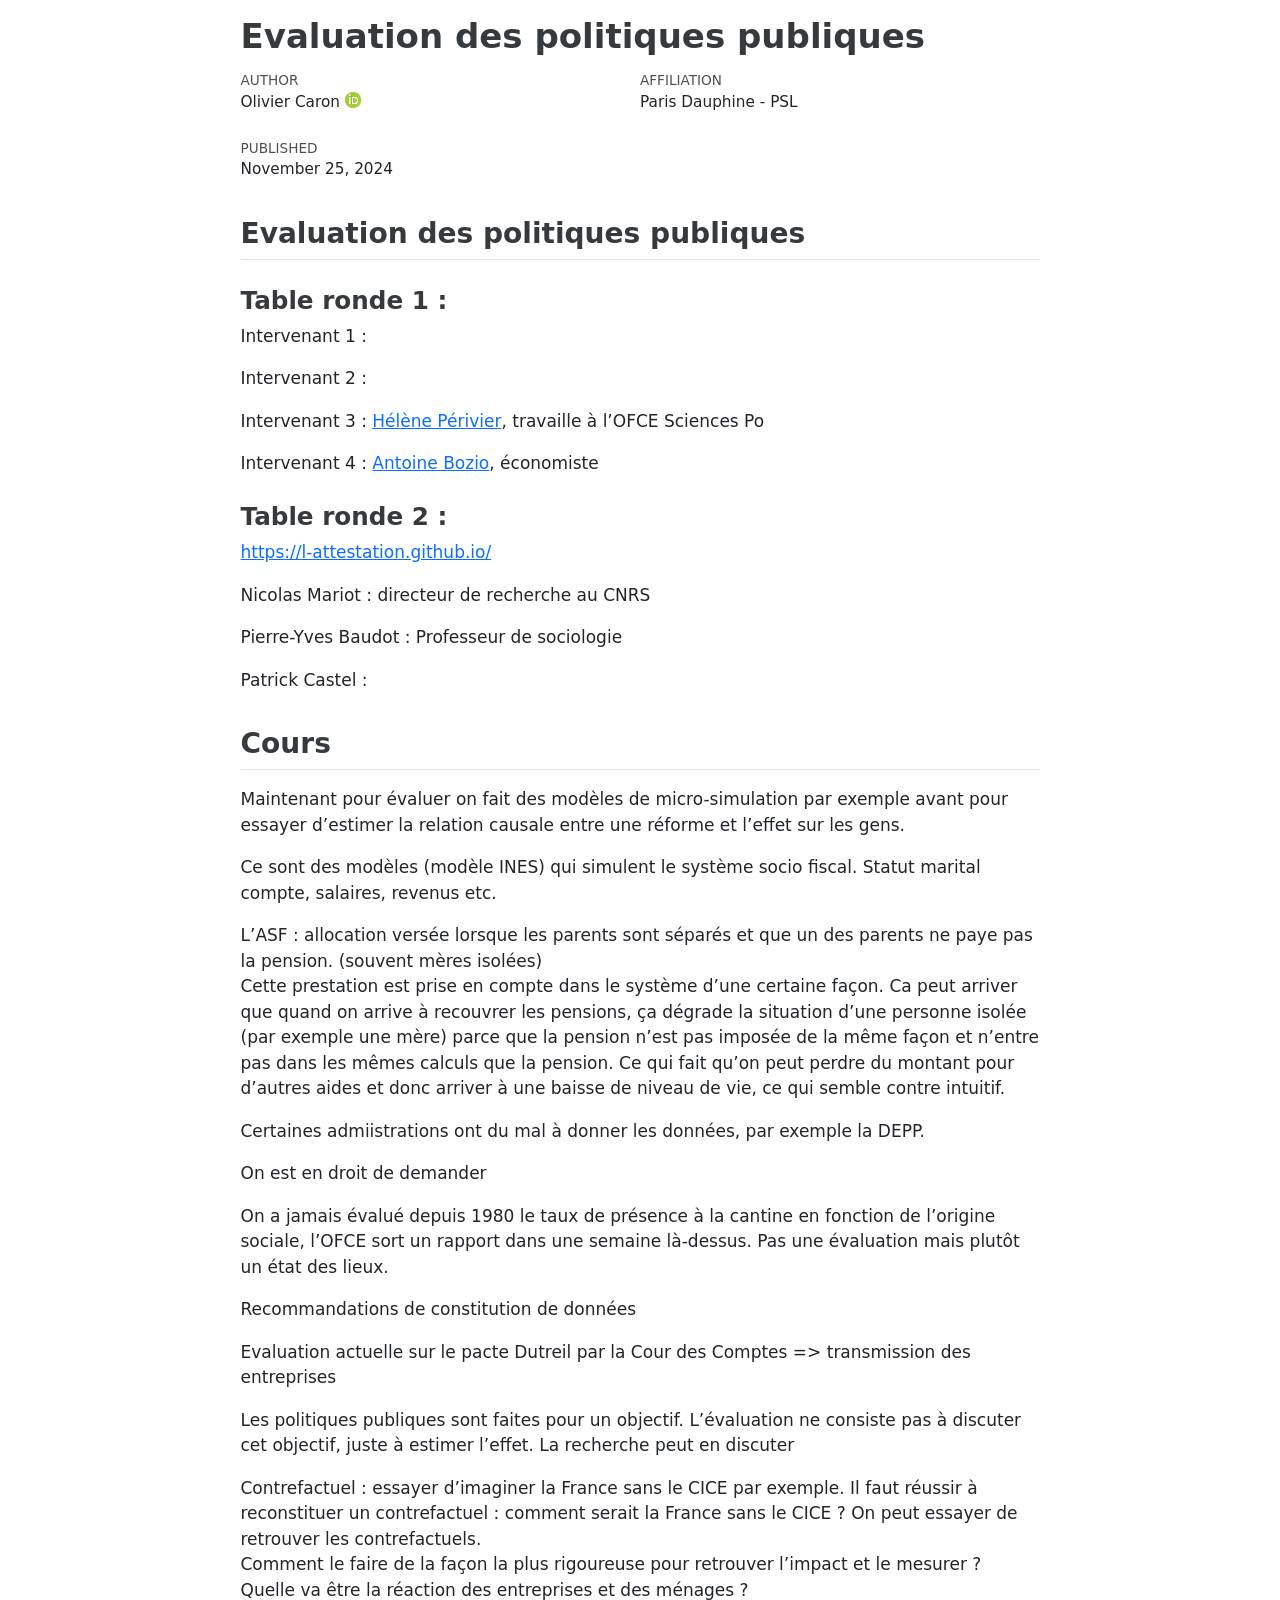
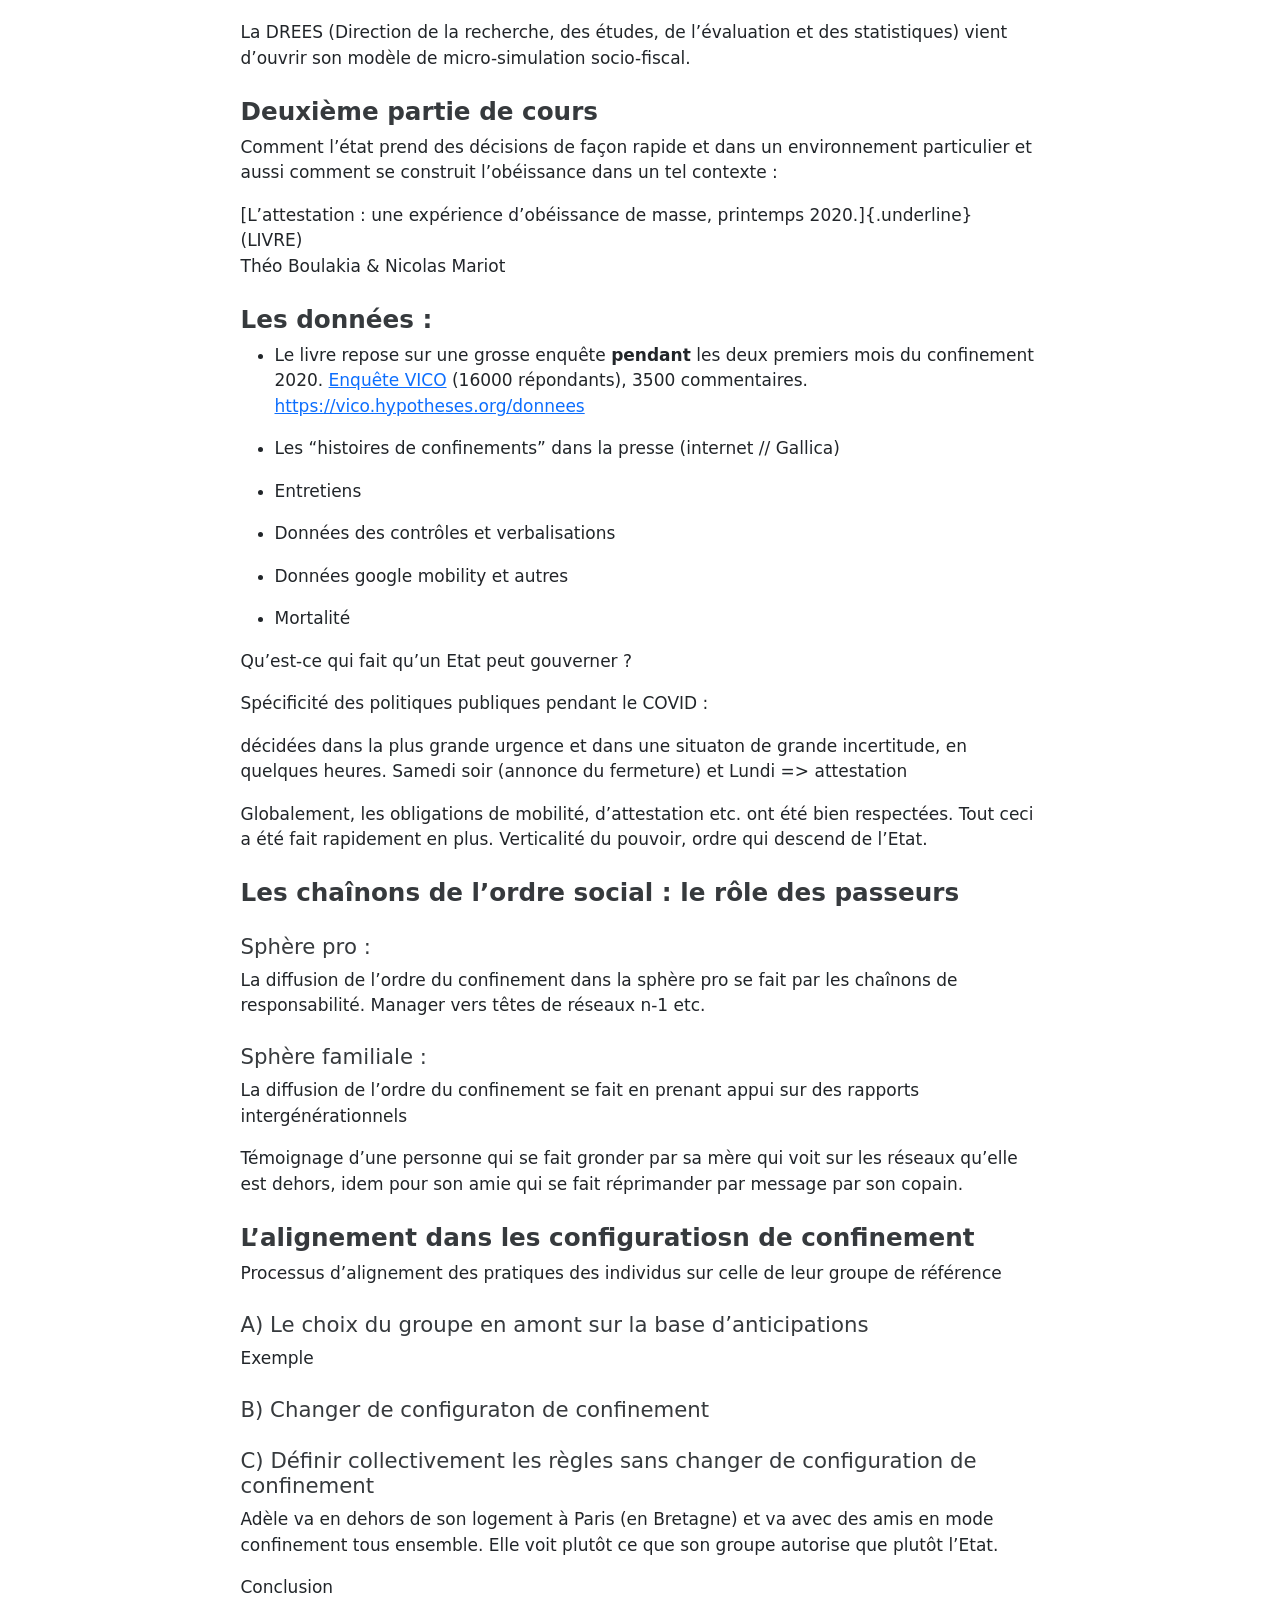
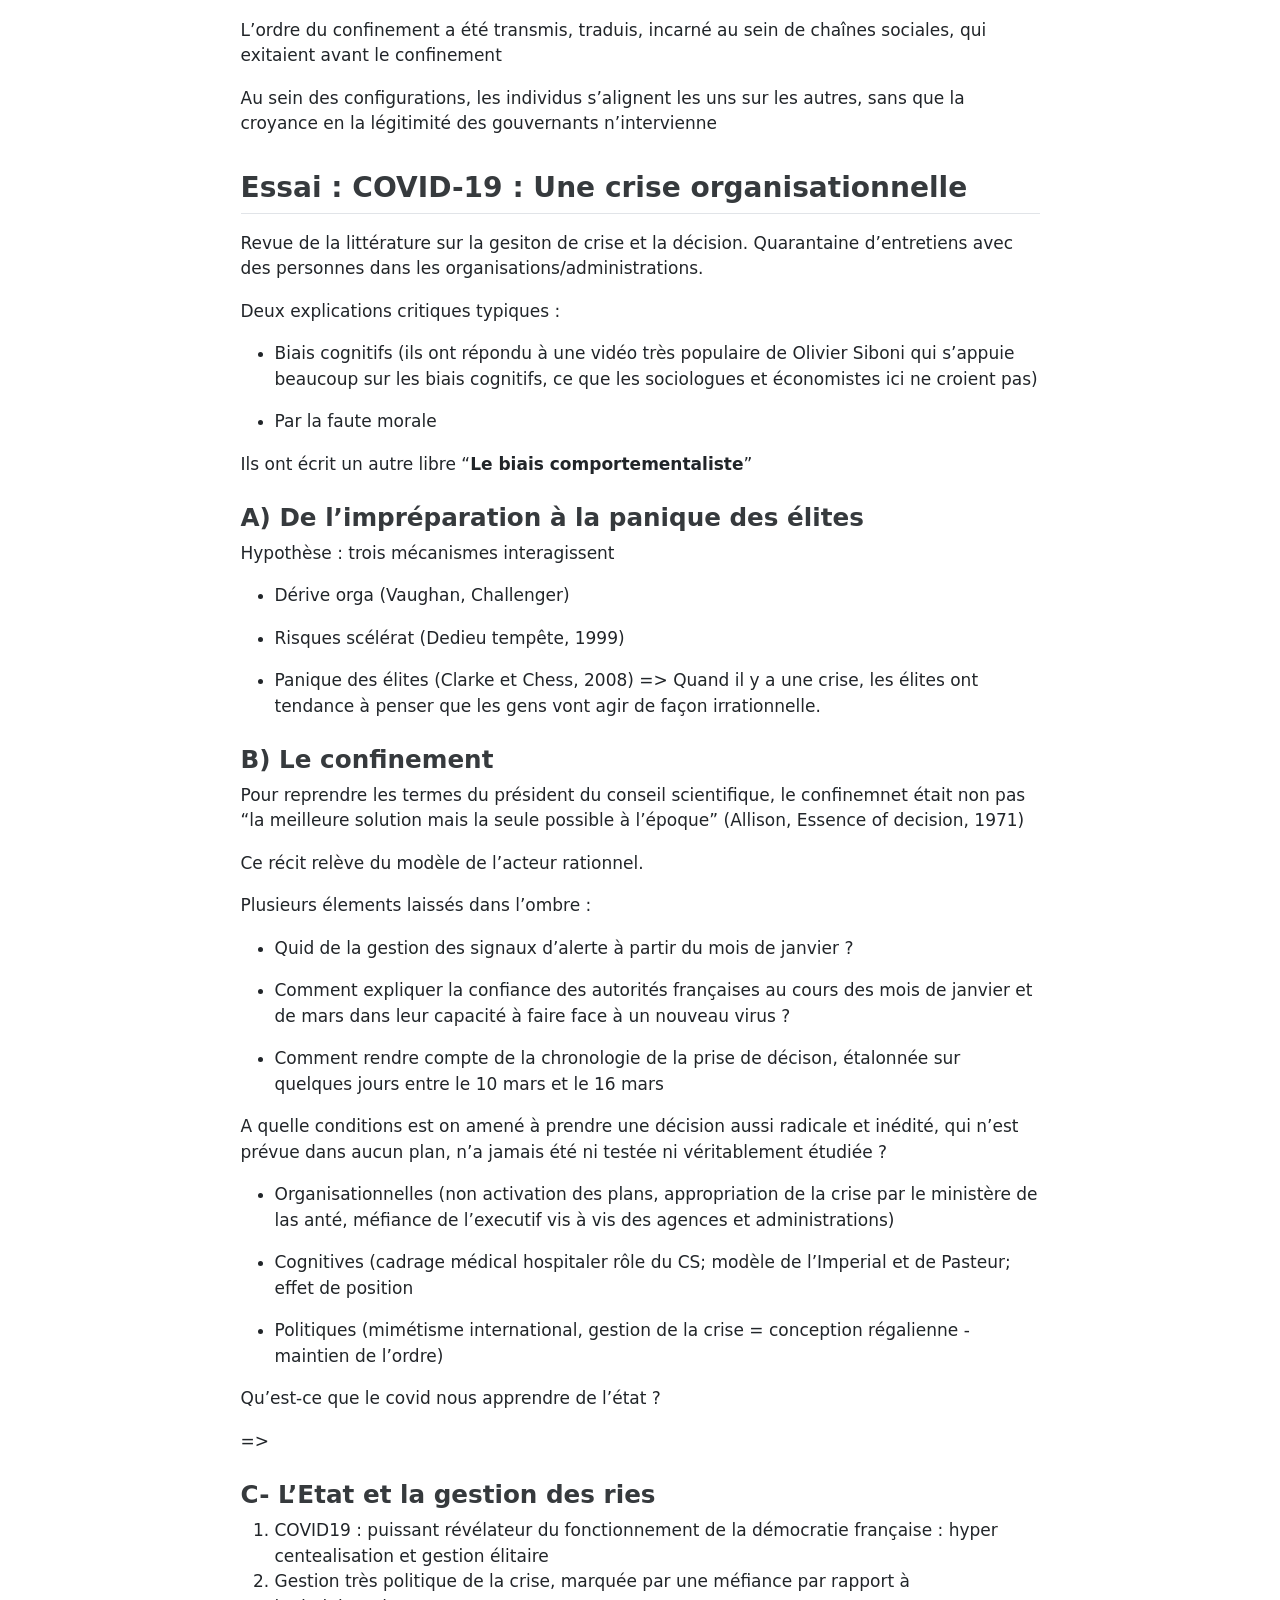
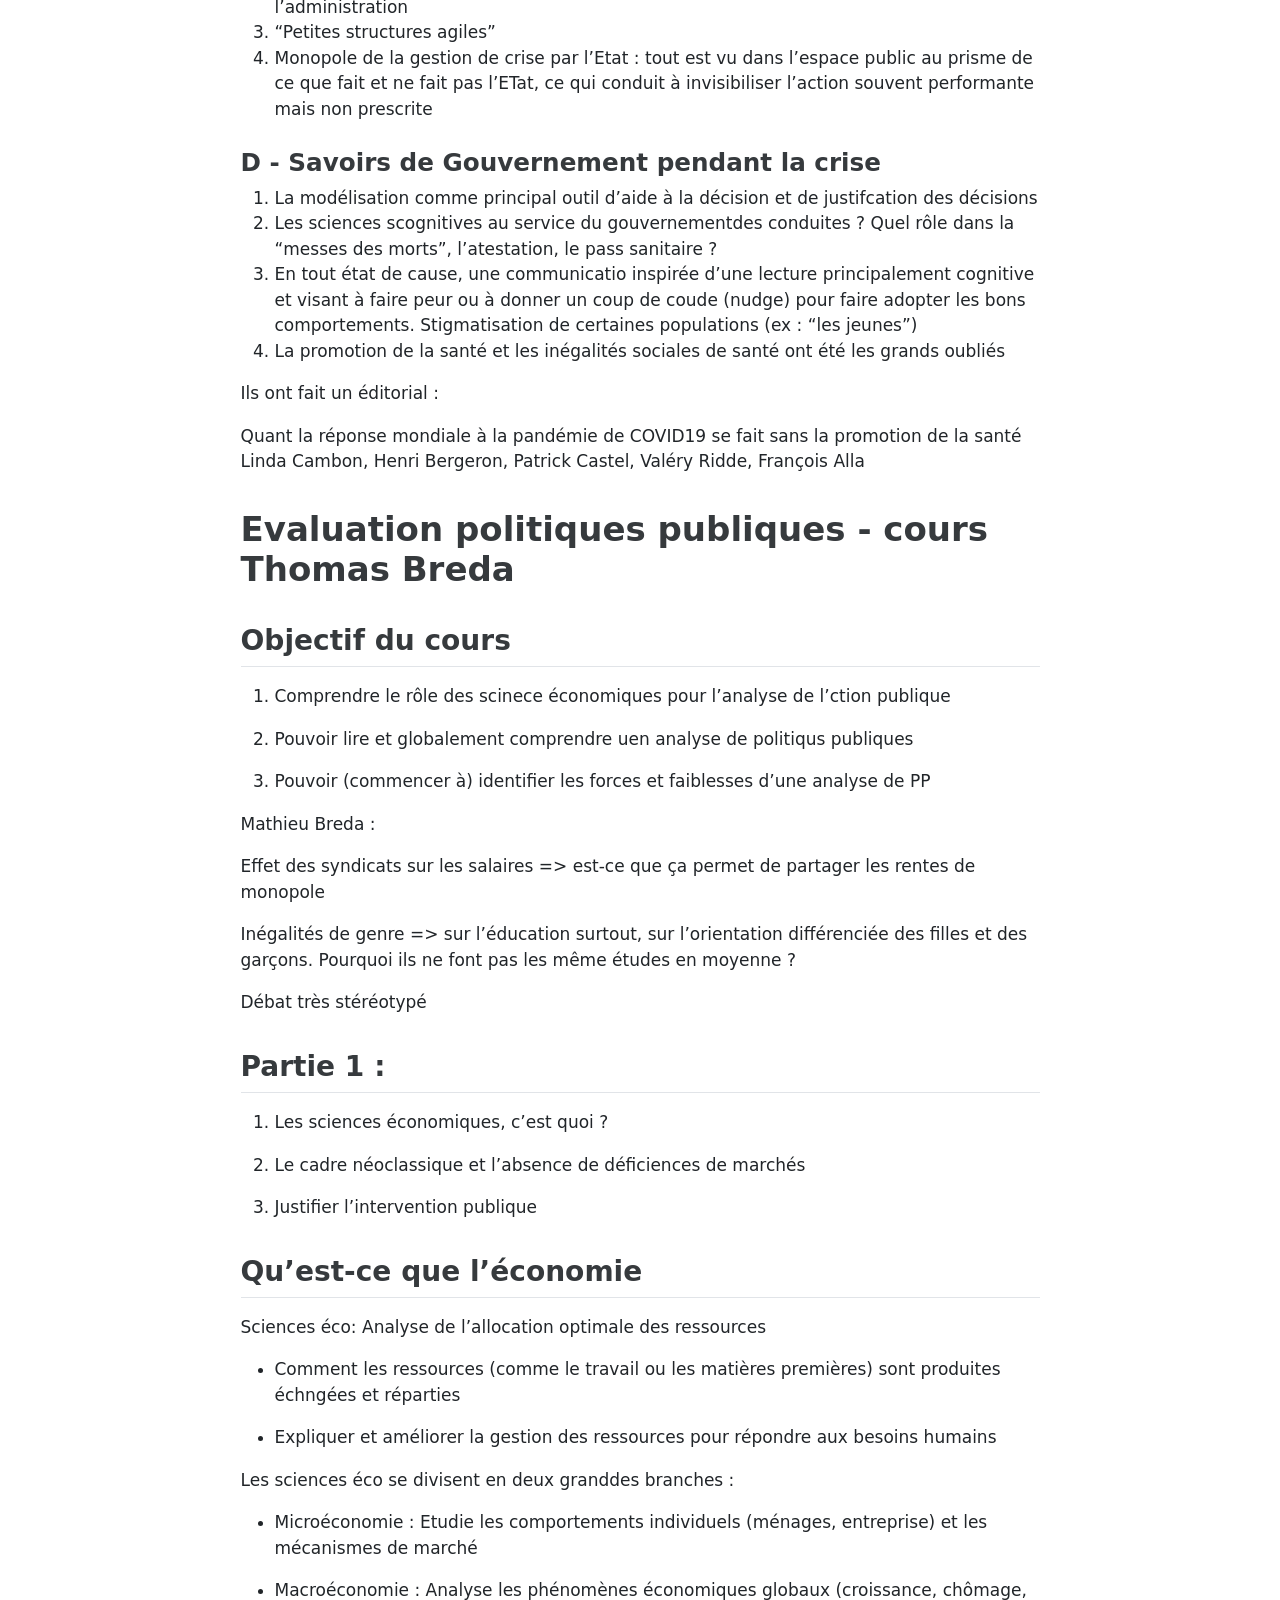
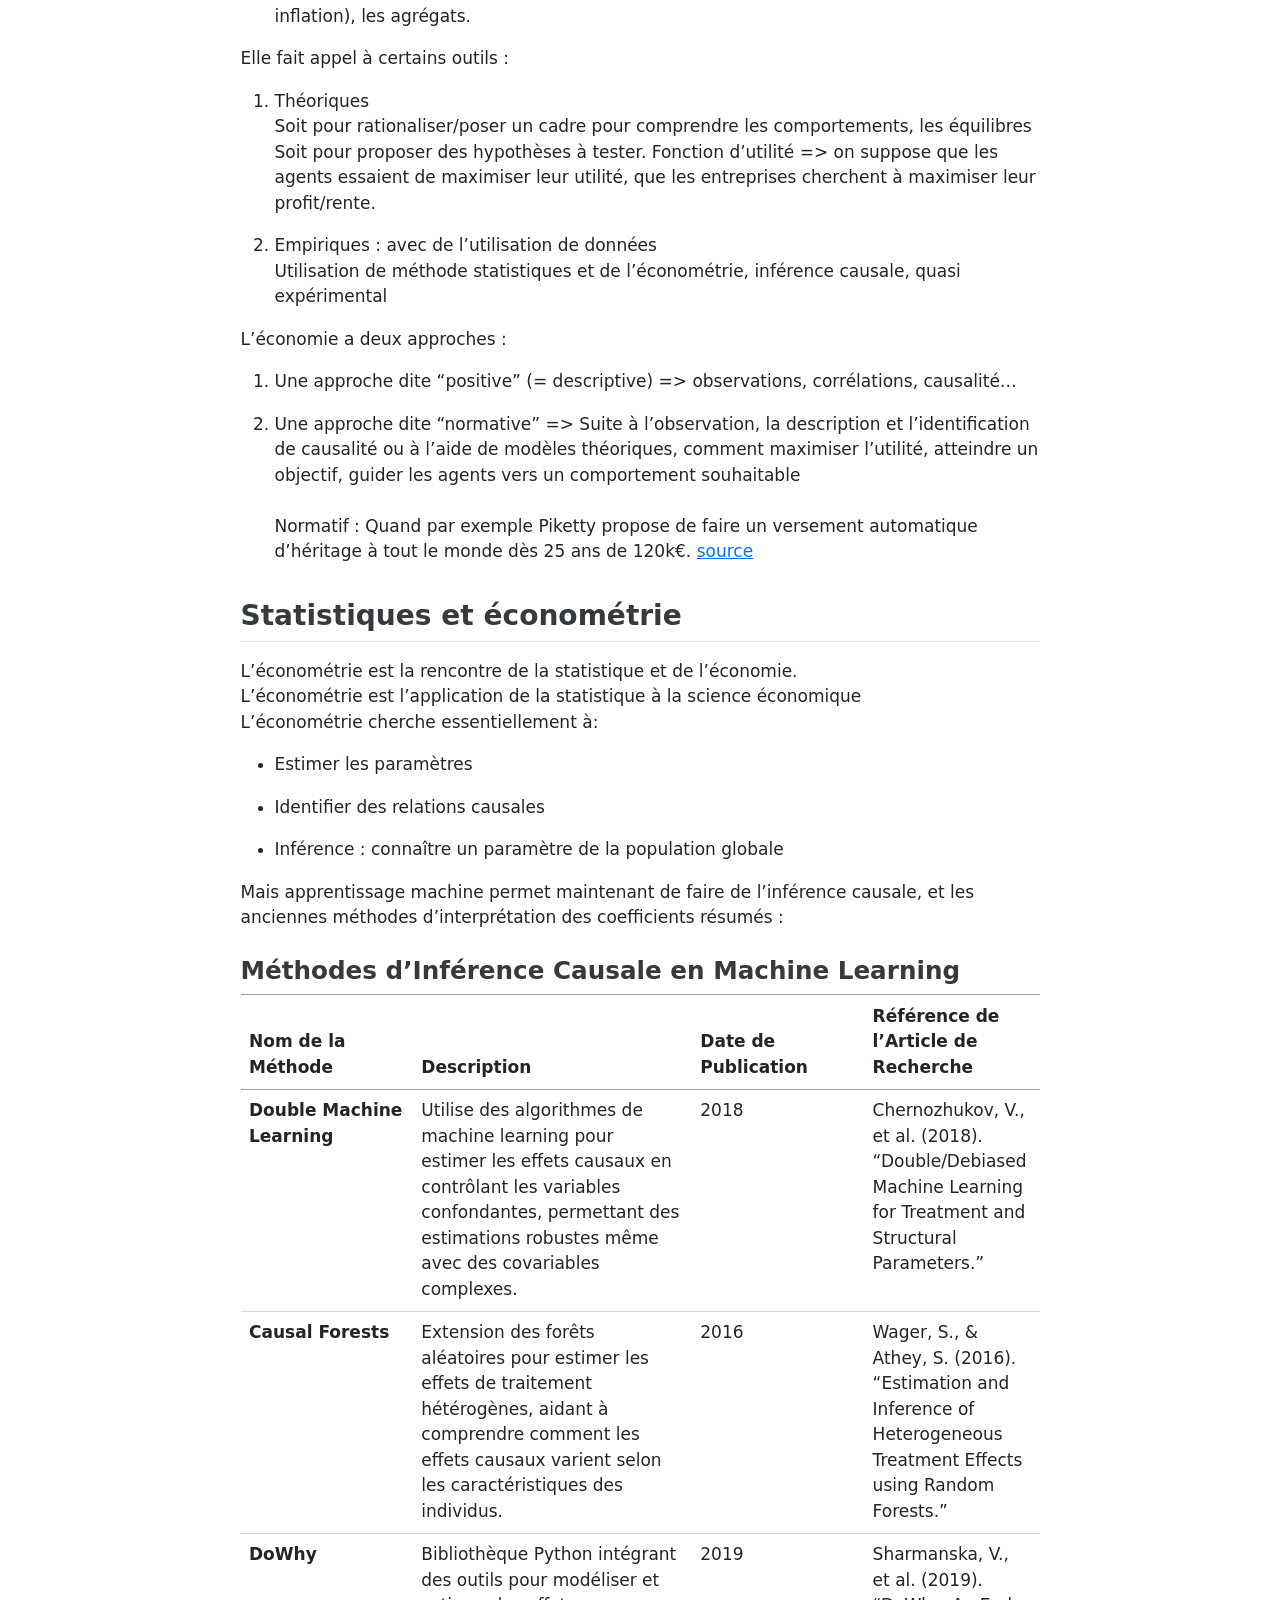
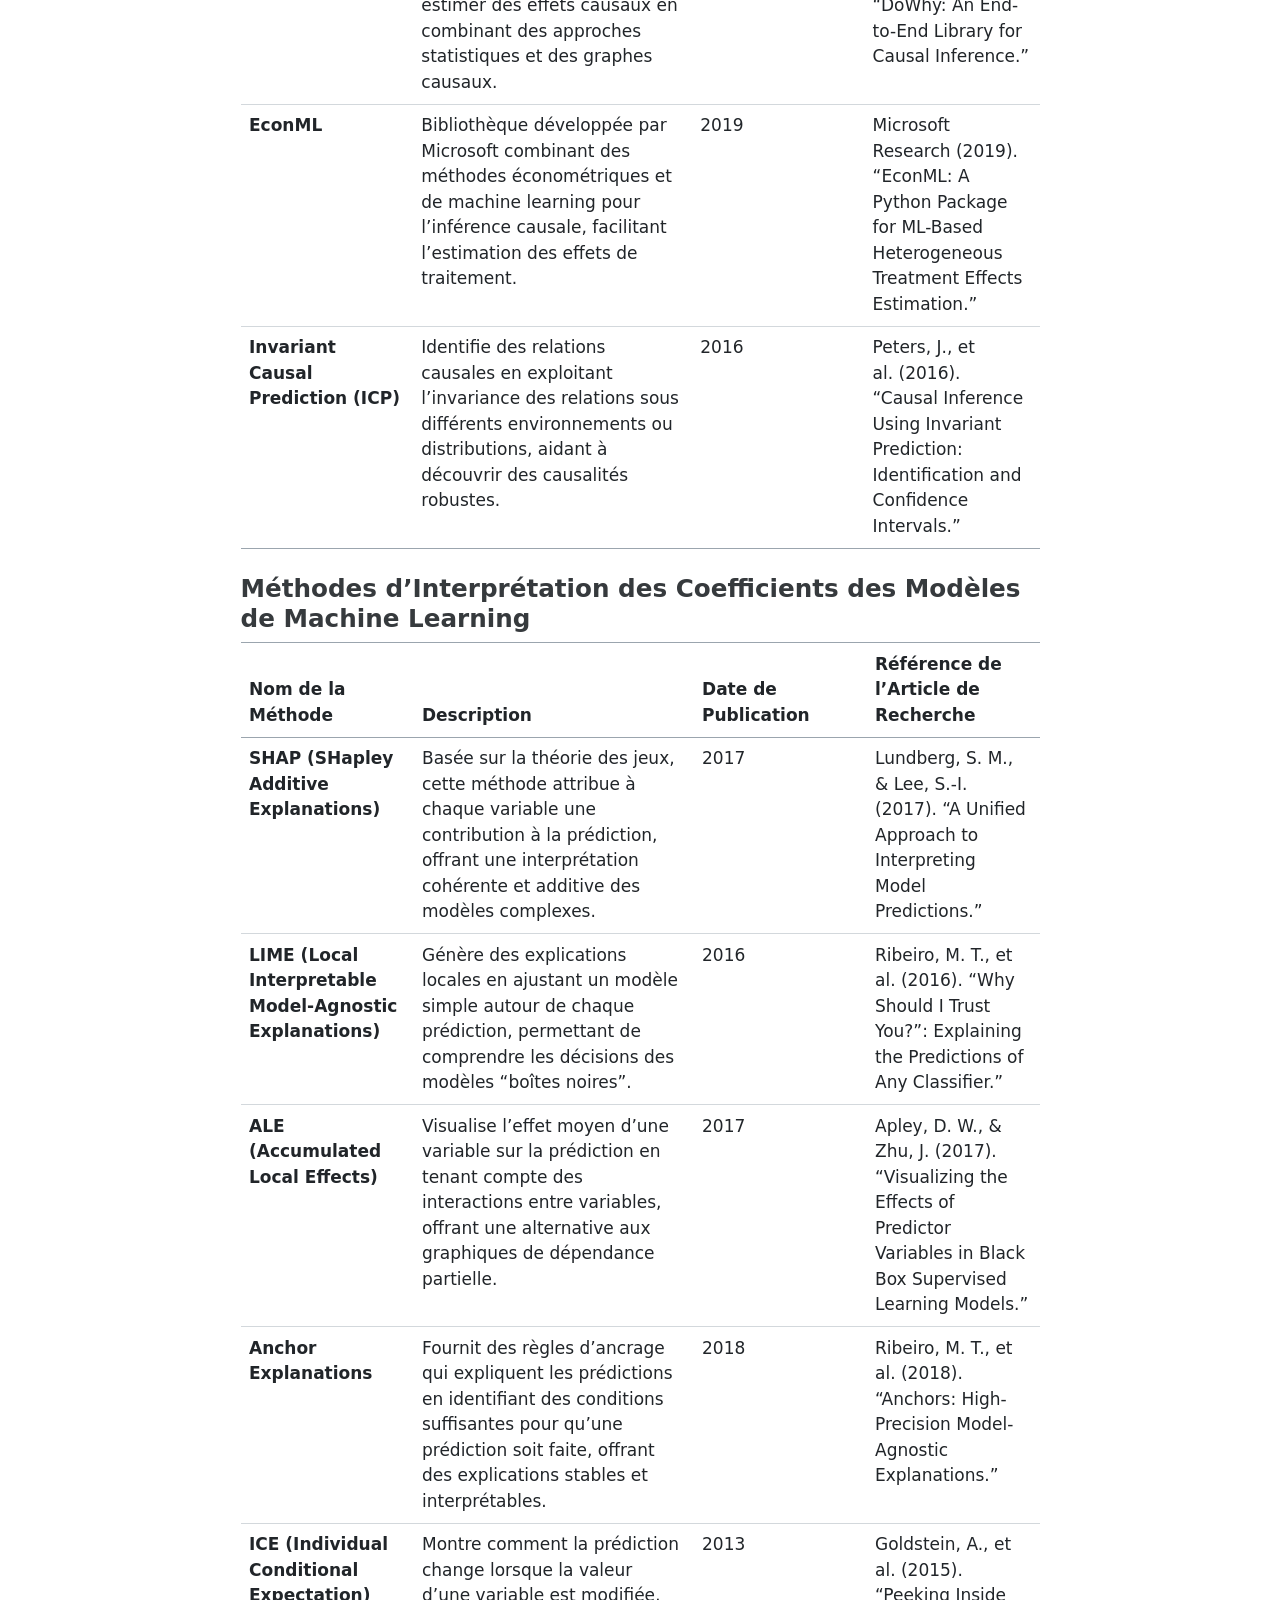
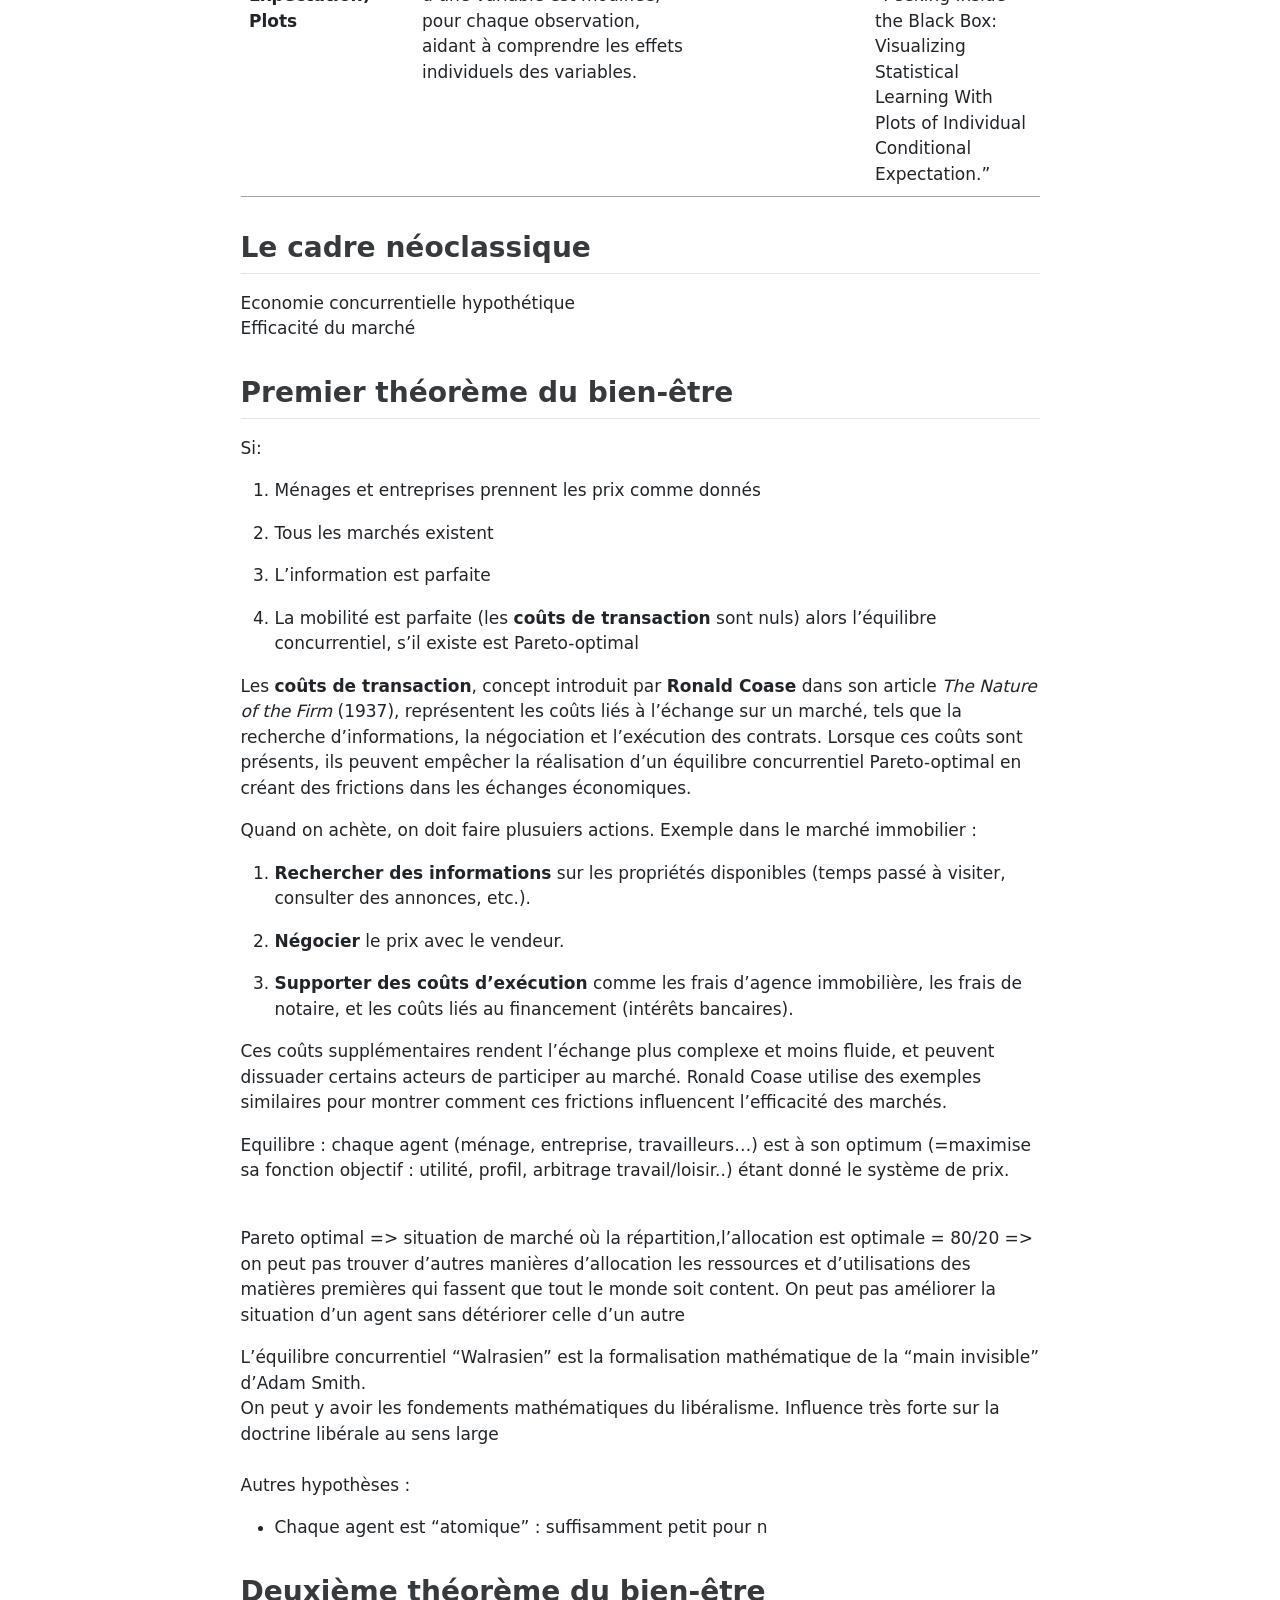
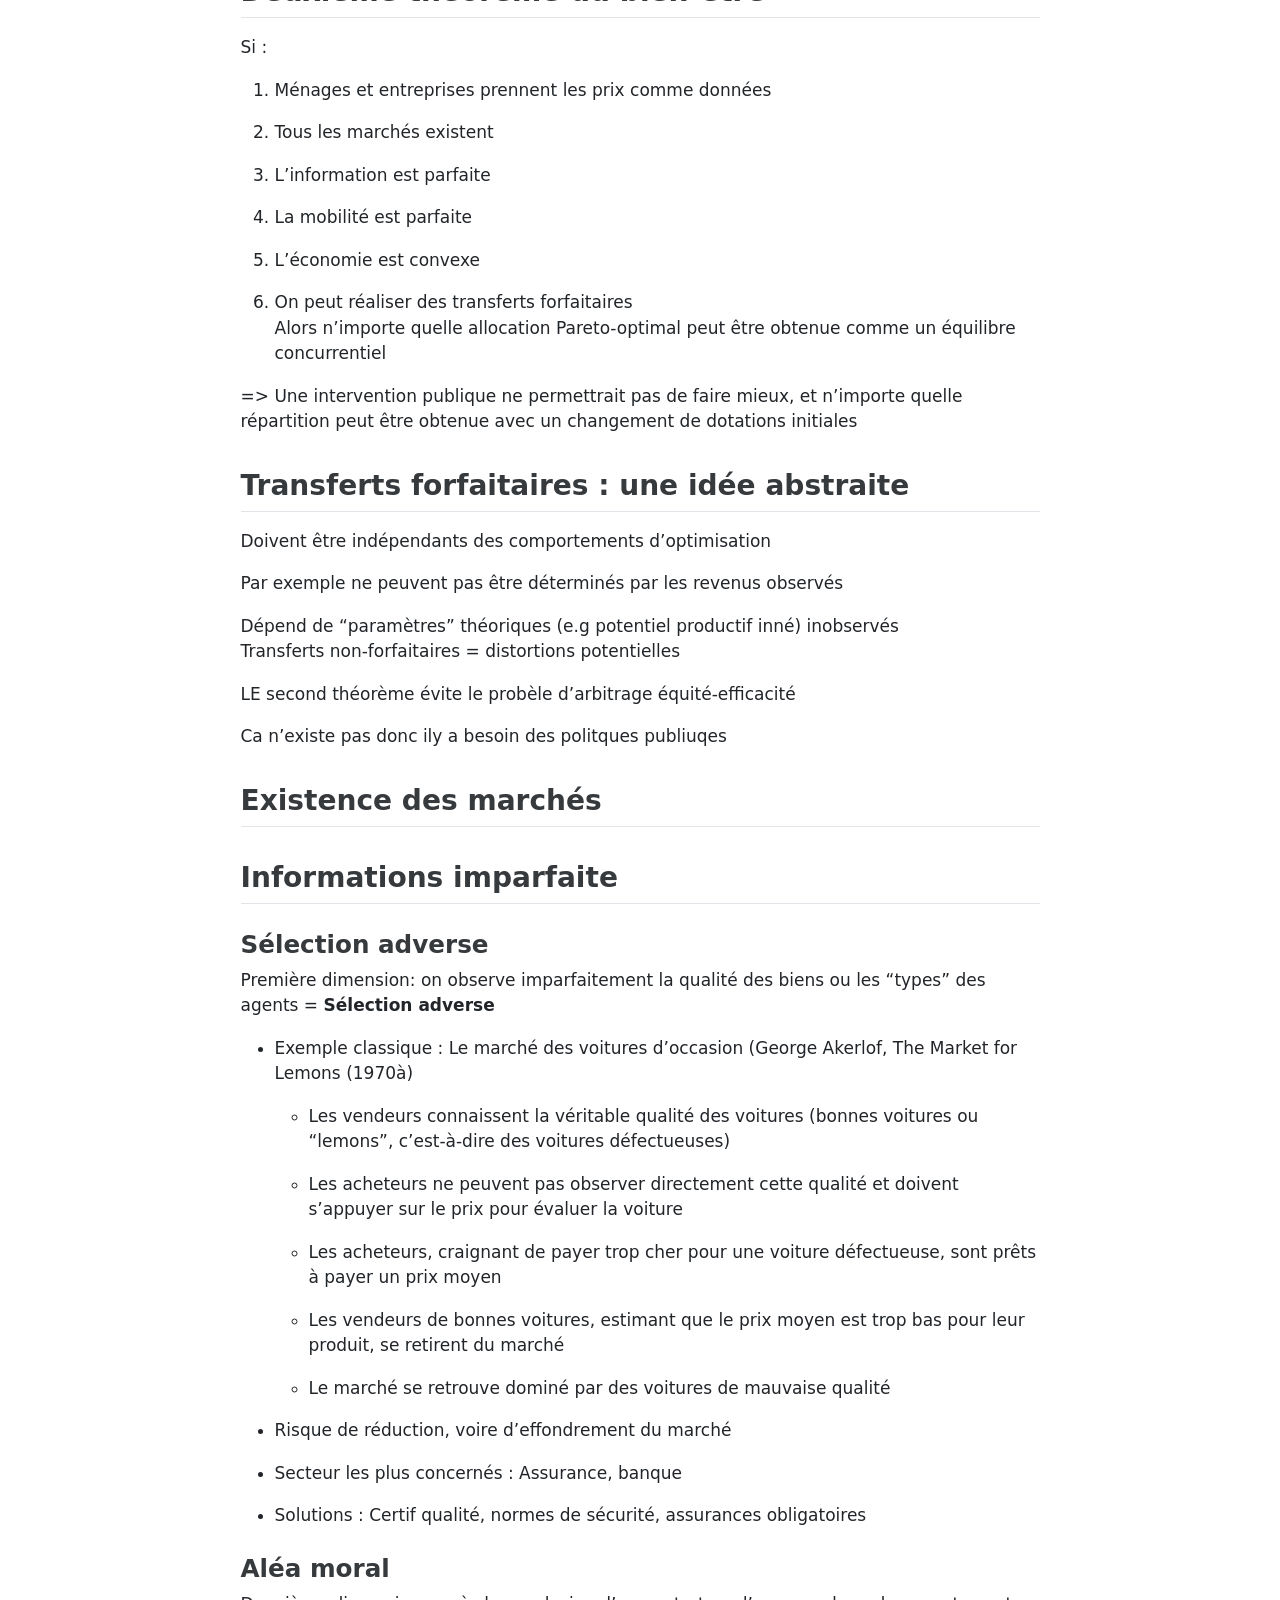
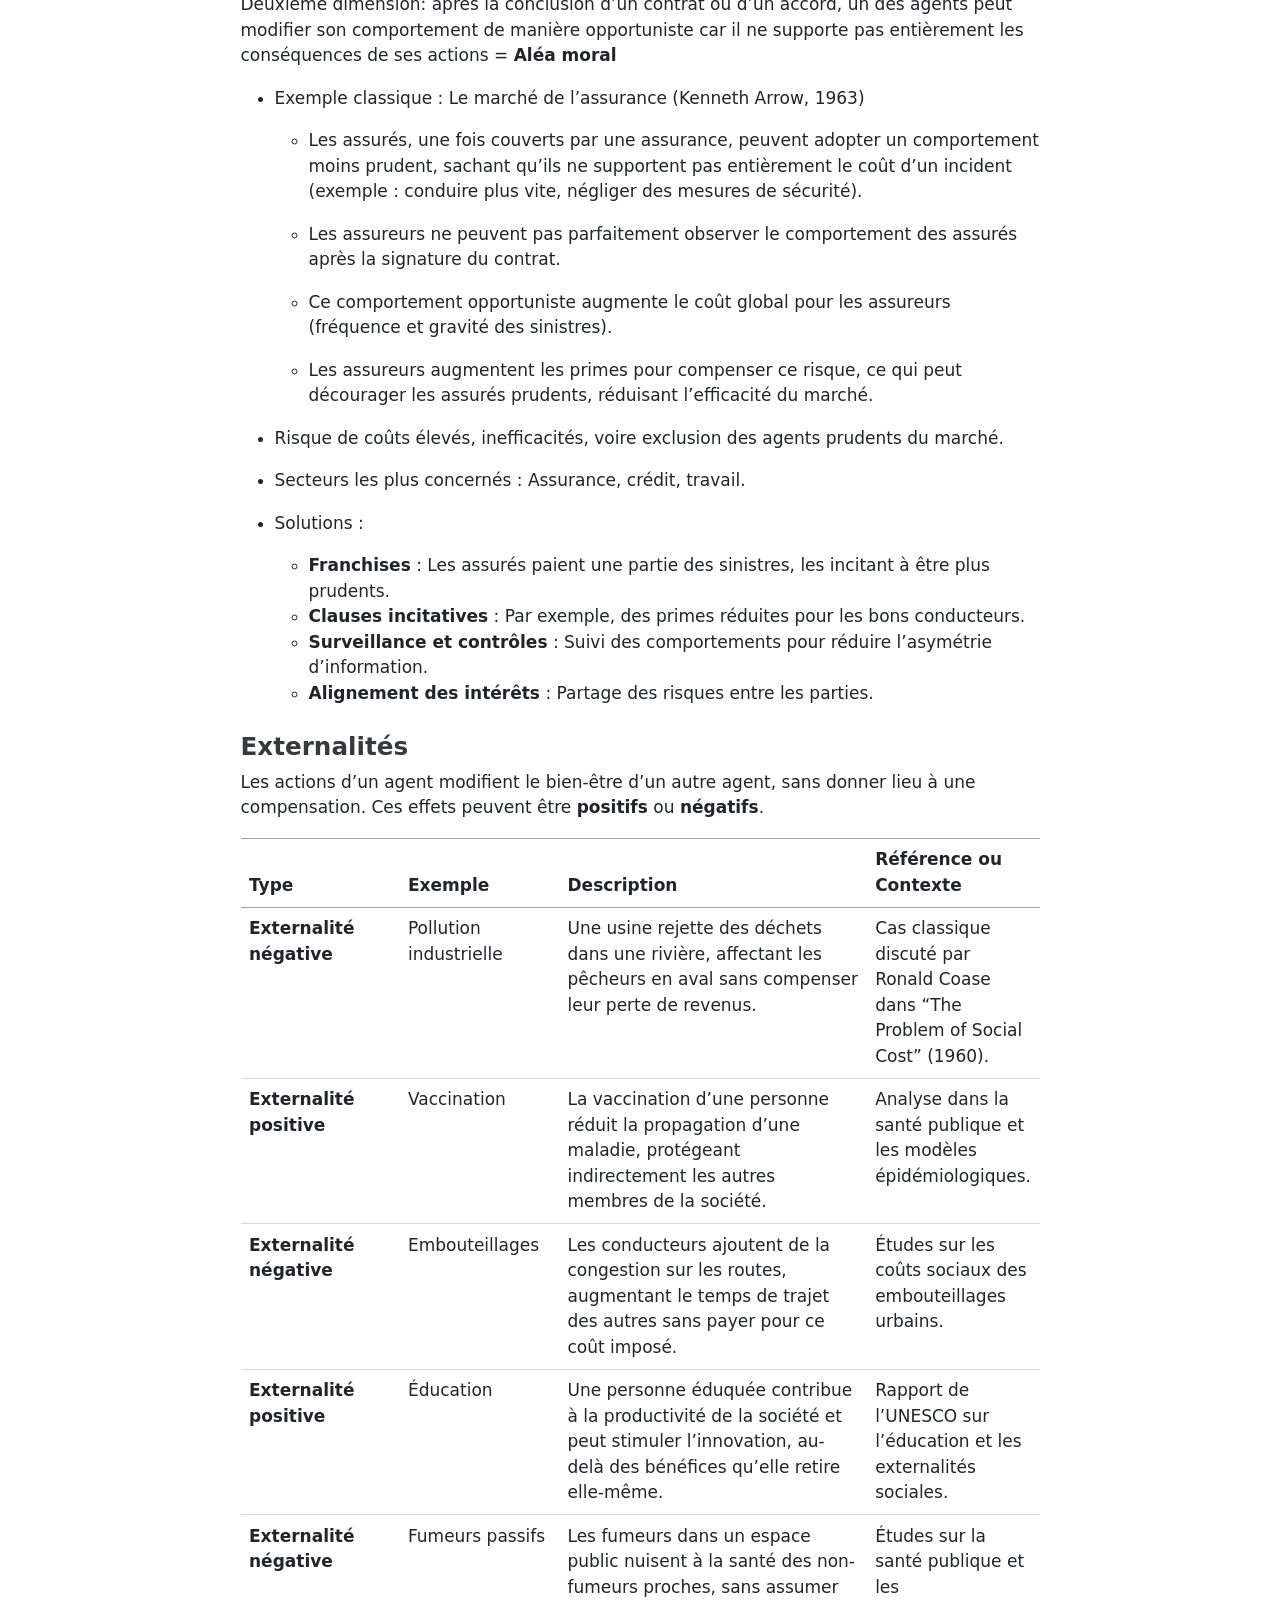
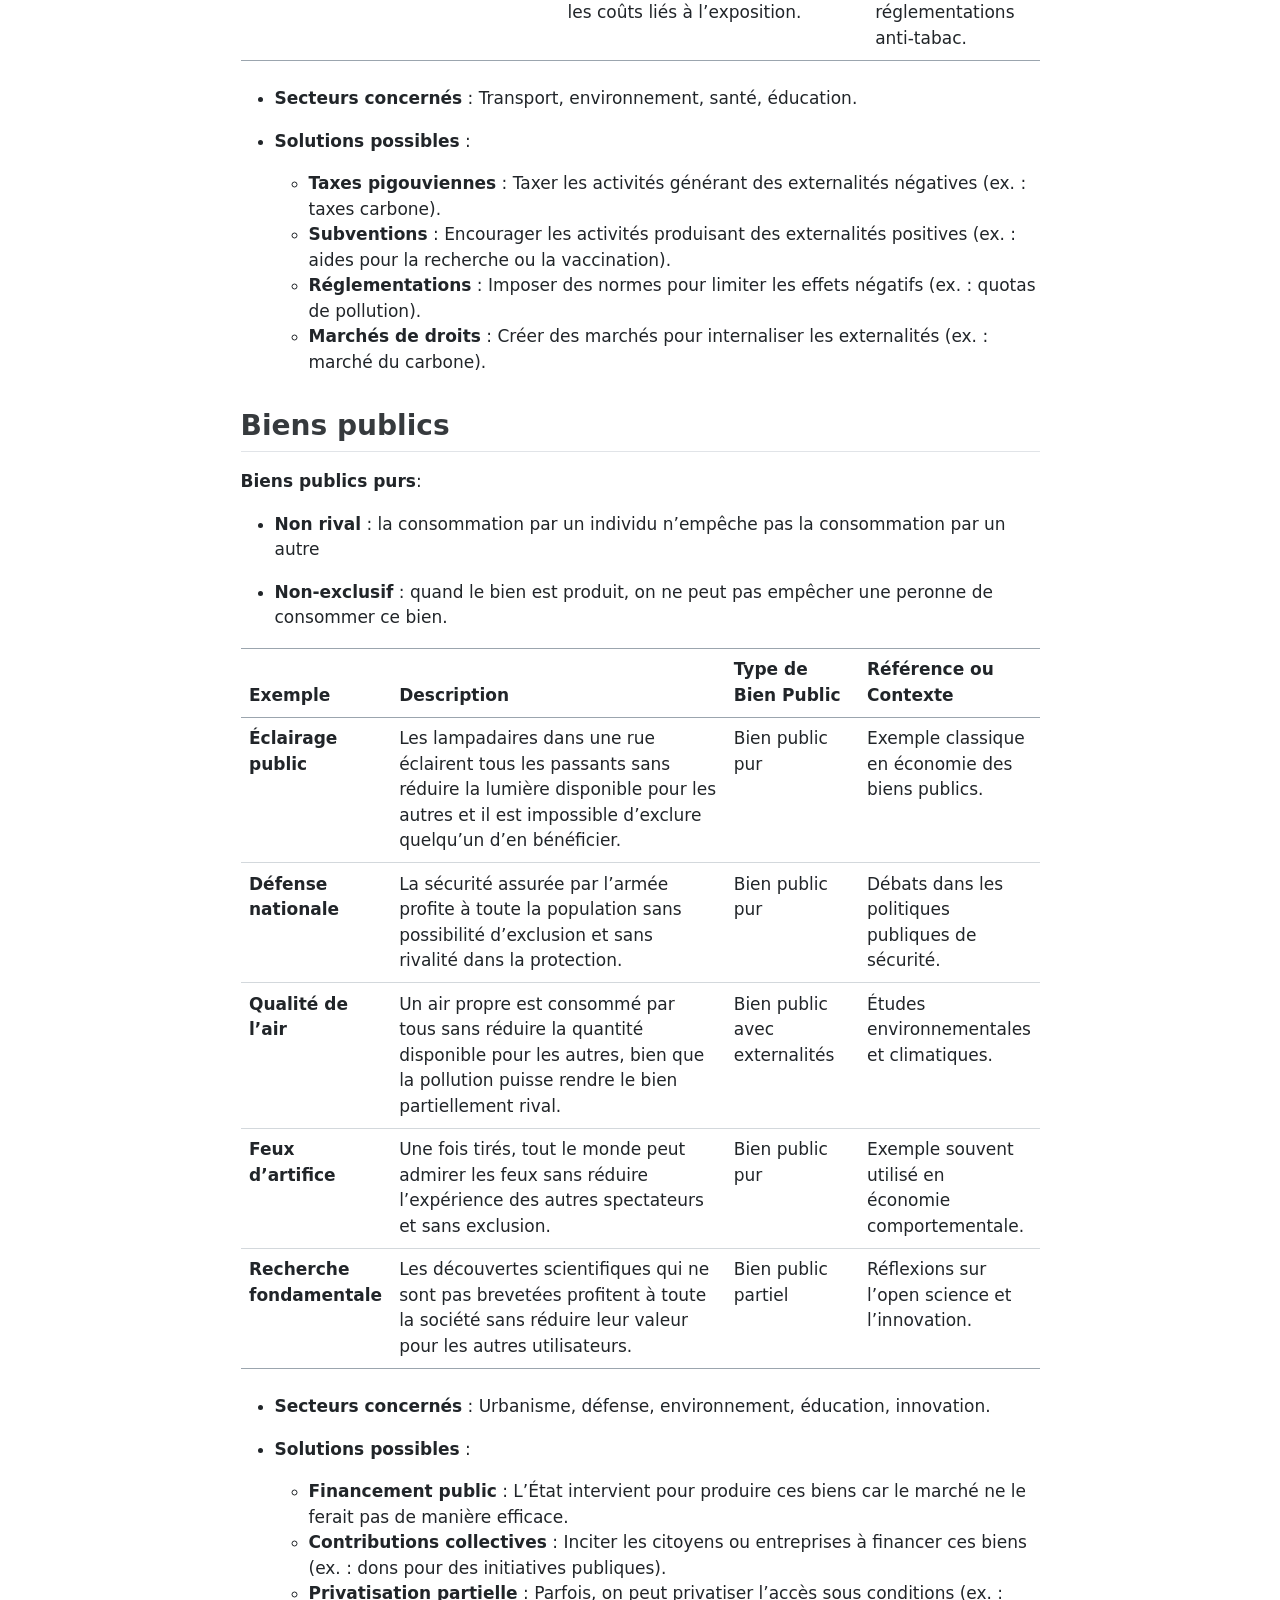
<file: psl_week_2024/politiques_publiques/cours_evaluation_pol_publiques.html>
<!DOCTYPE html>
<html xmlns="http://www.w3.org/1999/xhtml" lang="en" xml:lang="en"><head>

<meta charset="utf-8">
<meta name="generator" content="quarto-1.3.450">

<meta name="viewport" content="width=device-width, initial-scale=1.0, user-scalable=yes">

<meta name="author" content="Olivier Caron">
<meta name="dcterms.date" content="2024-11-25">

<title>Evaluation des politiques publiques</title>
<style>
code{white-space: pre-wrap;}
span.smallcaps{font-variant: small-caps;}
div.columns{display: flex; gap: min(4vw, 1.5em);}
div.column{flex: auto; overflow-x: auto;}
div.hanging-indent{margin-left: 1.5em; text-indent: -1.5em;}
ul.task-list{list-style: none;}
ul.task-list li input[type="checkbox"] {
  width: 0.8em;
  margin: 0 0.8em 0.2em -1em; /* quarto-specific, see https://github.com/quarto-dev/quarto-cli/issues/4556 */ 
  vertical-align: middle;
}
</style>


<script src="cours_evaluation_pol_publiques_files/libs/clipboard/clipboard.min.js"></script>
<script src="cours_evaluation_pol_publiques_files/libs/quarto-html/quarto.js"></script>
<script src="cours_evaluation_pol_publiques_files/libs/quarto-html/popper.min.js"></script>
<script src="cours_evaluation_pol_publiques_files/libs/quarto-html/tippy.umd.min.js"></script>
<script src="cours_evaluation_pol_publiques_files/libs/quarto-html/anchor.min.js"></script>
<link href="cours_evaluation_pol_publiques_files/libs/quarto-html/tippy.css" rel="stylesheet">
<link href="cours_evaluation_pol_publiques_files/libs/quarto-html/quarto-syntax-highlighting.css" rel="stylesheet" id="quarto-text-highlighting-styles">
<script src="cours_evaluation_pol_publiques_files/libs/bootstrap/bootstrap.min.js"></script>
<link href="cours_evaluation_pol_publiques_files/libs/bootstrap/bootstrap-icons.css" rel="stylesheet">
<link href="cours_evaluation_pol_publiques_files/libs/bootstrap/bootstrap.min.css" rel="stylesheet" id="quarto-bootstrap" data-mode="light">


</head>

<body class="fullcontent">

<div id="quarto-content" class="page-columns page-rows-contents page-layout-article">

<main class="content" id="quarto-document-content">

<header id="title-block-header" class="quarto-title-block default">
<div class="quarto-title">
<h1 class="title">Evaluation des politiques publiques</h1>
</div>


<div class="quarto-title-meta-author">
  <div class="quarto-title-meta-heading">Author</div>
  <div class="quarto-title-meta-heading">Affiliation</div>
  
    <div class="quarto-title-meta-contents">
    <p class="author">Olivier Caron <a href="https://orcid.org/0000-0000-0000-0000" class="quarto-title-author-orcid"> <img src="[data-uri]"></a></p>
  </div>
    <div class="quarto-title-meta-contents">
        <p class="affiliation">
            Paris Dauphine - PSL
          </p>
      </div>
    </div>

<div class="quarto-title-meta">

      
    <div>
    <div class="quarto-title-meta-heading">Published</div>
    <div class="quarto-title-meta-contents">
      <p class="date">November 25, 2024</p>
    </div>
  </div>
  
    
  </div>
  

</header>

<section id="evaluation-des-politiques-publiques" class="level2">
<h2 class="anchored" data-anchor-id="evaluation-des-politiques-publiques">Evaluation des politiques publiques</h2>
<section id="table-ronde-1" class="level3">
<h3 class="anchored" data-anchor-id="table-ronde-1">Table ronde 1 :</h3>
<p>Intervenant 1 :</p>
<p>Intervenant 2 :</p>
<p>Intervenant 3 : <a href="https://www.sciencespo.fr/gender-studies/fr/recherche/reseau-de-recherche/helene-perivier/">Hélène Périvier</a>, travaille à l’OFCE Sciences Po</p>
<p>Intervenant 4 : <a href="https://www.parisschoolofeconomics.com/bozio-antoine/fr/">Antoine Bozio</a>, économiste</p>
</section>
<section id="table-ronde-2" class="level3">
<h3 class="anchored" data-anchor-id="table-ronde-2">Table ronde 2 :</h3>
<p><a href="https://l-attestation.github.io/" class="uri">https://l-attestation.github.io/</a></p>
<p>Nicolas Mariot : directeur de recherche au CNRS</p>
<p>Pierre-Yves Baudot : Professeur de sociologie</p>
<p>Patrick Castel :</p>
</section>
</section>
<section id="cours" class="level2">
<h2 class="anchored" data-anchor-id="cours">Cours</h2>
<p>Maintenant pour évaluer on fait des modèles de micro-simulation par exemple avant pour essayer d’estimer la relation causale entre une réforme et l’effet sur les gens.</p>
<p>Ce sont des modèles (modèle INES) qui simulent le système socio fiscal. Statut marital compte, salaires, revenus etc.</p>
<p>L’ASF : allocation versée lorsque les parents sont séparés et que un des parents ne paye pas la pension. (souvent mères isolées)<br>
Cette prestation est prise en compte dans le système d’une certaine façon. Ca peut arriver que quand on arrive à recouvrer les pensions, ça dégrade la situation d’une personne isolée (par exemple une mère) parce que la pension n’est pas imposée de la même façon et n’entre pas dans les mêmes calculs que la pension. Ce qui fait qu’on peut perdre du montant pour d’autres aides et donc arriver à une baisse de niveau de vie, ce qui semble contre intuitif.</p>
<p>Certaines admiistrations ont du mal à donner les données, par exemple la DEPP.</p>
<p>On est en droit de demander</p>
<p>On a jamais évalué depuis 1980 le taux de présence à la cantine en fonction de l’origine sociale, l’OFCE sort un rapport dans une semaine là-dessus. Pas une évaluation mais plutôt un état des lieux.</p>
<p>Recommandations de constitution de données</p>
<p>Evaluation actuelle sur le pacte Dutreil par la Cour des Comptes =&gt; transmission des entreprises<br>
</p>
<p>Les politiques publiques sont faites pour un objectif. L’évaluation ne consiste pas à discuter cet objectif, juste à estimer l’effet. La recherche peut en discuter</p>
<p>Contrefactuel : essayer d’imaginer la France sans le CICE par exemple. Il faut réussir à reconstituer un contrefactuel : comment serait la France sans le CICE ? On peut essayer de retrouver les contrefactuels.<br>
Comment le faire de la façon la plus rigoureuse pour retrouver l’impact et le mesurer ? Quelle va être la réaction des entreprises et des ménages ?</p>
<p>La DREES (Direction de la recherche, des études, de l’évaluation et des statistiques) vient d’ouvrir son modèle de micro-simulation socio-fiscal.</p>
<section id="deuxième-partie-de-cours" class="level3">
<h3 class="anchored" data-anchor-id="deuxième-partie-de-cours">Deuxième partie de cours</h3>
<p>Comment l’état prend des décisions de façon rapide et dans un environnement particulier et aussi comment se construit l’obéissance dans un tel contexte :</p>
<p>[L’attestation : une expérience d’obéissance de masse, printemps 2020.]{.underline} (LIVRE)<br>
Théo Boulakia &amp; Nicolas Mariot</p>
</section>
<section id="les-données" class="level3">
<h3 class="anchored" data-anchor-id="les-données">Les données :</h3>
<ul>
<li><p>Le livre repose sur une grosse enquête <strong>pendant</strong> les deux premiers mois du confinement 2020. <a href="https://enqueteconfinement.wixsite.com/site/resultats-de-l-enquete">Enquête VICO</a> (16000 répondants), 3500 commentaires. <a href="https://vico.hypotheses.org/donnees" class="uri">https://vico.hypotheses.org/donnees</a></p></li>
<li><p>Les “histoires de confinements” dans la presse (internet // Gallica)</p></li>
<li><p>Entretiens</p></li>
<li><p>Données des contrôles et verbalisations</p></li>
<li><p>Données google mobility et autres</p></li>
<li><p>Mortalité</p></li>
</ul>
<p>Qu’est-ce qui fait qu’un Etat peut gouverner ?</p>
<p>Spécificité des politiques publiques pendant le COVID :</p>
<p>décidées dans la plus grande urgence et dans une situaton de grande incertitude, en quelques heures. Samedi soir (annonce du fermeture) et Lundi =&gt; attestation</p>
<p>Globalement, les obligations de mobilité, d’attestation etc. ont été bien respectées. Tout ceci a été fait rapidement en plus. Verticalité du pouvoir, ordre qui descend de l’Etat.</p>
</section>
<section id="les-chaînons-de-lordre-social-le-rôle-des-passeurs" class="level3">
<h3 class="anchored" data-anchor-id="les-chaînons-de-lordre-social-le-rôle-des-passeurs">Les chaînons de l’ordre social : le rôle des passeurs</h3>
<section id="sphère-pro" class="level4">
<h4 class="anchored" data-anchor-id="sphère-pro">Sphère pro :</h4>
<p>La diffusion de l’ordre du confinement dans la sphère pro se fait par les chaînons de responsabilité. Manager vers têtes de réseaux n-1 etc.</p>
</section>
<section id="sphère-familiale" class="level4">
<h4 class="anchored" data-anchor-id="sphère-familiale">Sphère familiale :</h4>
<p>La diffusion de l’ordre du confinement se fait en prenant appui sur des rapports intergénérationnels</p>
<p>Témoignage d’une personne qui se fait gronder par sa mère qui voit sur les réseaux qu’elle est dehors, idem pour son amie qui se fait réprimander par message par son copain.</p>
</section>
</section>
<section id="lalignement-dans-les-configuratiosn-de-confinement" class="level3">
<h3 class="anchored" data-anchor-id="lalignement-dans-les-configuratiosn-de-confinement">L’alignement dans les configuratiosn de confinement</h3>
<p>Processus d’alignement des pratiques des individus sur celle de leur groupe de référence</p>
<section id="a-le-choix-du-groupe-en-amont-sur-la-base-danticipations" class="level4">
<h4 class="anchored" data-anchor-id="a-le-choix-du-groupe-en-amont-sur-la-base-danticipations">A) Le choix du groupe en amont sur la base d’anticipations</h4>
<p>Exemple</p>
</section>
<section id="b-changer-de-configuraton-de-confinement" class="level4">
<h4 class="anchored" data-anchor-id="b-changer-de-configuraton-de-confinement">B) Changer de configuraton de confinement</h4>
</section>
<section id="c-définir-collectivement-les-règles-sans-changer-de-configuration-de-confinement" class="level4">
<h4 class="anchored" data-anchor-id="c-définir-collectivement-les-règles-sans-changer-de-configuration-de-confinement">C) Définir collectivement les règles sans changer de configuration de confinement</h4>
<p>Adèle va en dehors de son logement à Paris (en Bretagne) et va avec des amis en mode confinement tous ensemble. Elle voit plutôt ce que son groupe autorise que plutôt l’Etat.</p>
<p>Conclusion</p>
<p>L’ordre du confinement a été transmis, traduis, incarné au sein de chaînes sociales, qui exitaient avant le confinement</p>
<p>Au sein des configurations, les individus s’alignent les uns sur les autres, sans que la croyance en la légitimité des gouvernants n’intervienne</p>
</section>
</section>
</section>
<section id="essai-covid-19-une-crise-organisationnelle" class="level2">
<h2 class="anchored" data-anchor-id="essai-covid-19-une-crise-organisationnelle">Essai : COVID-19 : Une crise organisationnelle</h2>
<p>Revue de la littérature sur la gesiton de crise et la décision. Quarantaine d’entretiens avec des personnes dans les organisations/administrations.</p>
<p>Deux explications critiques typiques :</p>
<ul>
<li><p>Biais cognitifs (ils ont répondu à une vidéo très populaire de Olivier Siboni qui s’appuie beaucoup sur les biais cognitifs, ce que les sociologues et économistes ici ne croient pas)</p></li>
<li><p>Par la faute morale</p></li>
</ul>
<p>Ils ont écrit un autre libre “<strong>Le biais comportementaliste</strong>”</p>
<section id="a-de-limpréparation-à-la-panique-des-élites" class="level3">
<h3 class="anchored" data-anchor-id="a-de-limpréparation-à-la-panique-des-élites">A) De l’impréparation à la panique des élites</h3>
<p>Hypothèse : trois mécanismes interagissent</p>
<ul>
<li><p>Dérive orga (Vaughan, Challenger)</p></li>
<li><p>Risques scélérat (Dedieu tempête, 1999)</p></li>
<li><p>Panique des élites (Clarke et Chess, 2008) =&gt; Quand il y a une crise, les élites ont tendance à penser que les gens vont agir de façon irrationnelle.</p></li>
</ul>
</section>
<section id="b-le-confinement" class="level3">
<h3 class="anchored" data-anchor-id="b-le-confinement">B) Le confinement</h3>
<p>Pour reprendre les termes du président du conseil scientifique, le confinemnet était non pas “la meilleure solution mais la seule possible à l’époque” (Allison, Essence of decision, 1971)</p>
<p>Ce récit relève du modèle de l’acteur rationnel.</p>
<p>Plusieurs élements laissés dans l’ombre :</p>
<ul>
<li><p>Quid de la gestion des signaux d’alerte à partir du mois de janvier ?</p></li>
<li><p>Comment expliquer la confiance des autorités françaises au cours des mois de janvier et de mars dans leur capacité à faire face à un nouveau virus ?</p></li>
<li><p>Comment rendre compte de la chronologie de la prise de décison, étalonnée sur quelques jours entre le 10 mars et le 16 mars</p></li>
</ul>
<p>A quelle conditions est on amené à prendre une décision aussi radicale et inédité, qui n’est prévue dans aucun plan, n’a jamais été ni testée ni véritablement étudiée ?<br>
</p>
<ul>
<li><p>Organisationnelles (non activation des plans, appropriation de la crise par le ministère de las anté, méfiance de l’executif vis à vis des agences et administrations)</p></li>
<li><p>Cognitives (cadrage médical hospitaler rôle du CS; modèle de l’Imperial et de Pasteur; effet de position</p></li>
<li><p>Politiques (mimétisme international, gestion de la crise = conception régalienne - maintien de l’ordre)</p></li>
</ul>
<p>Qu’est-ce que le covid nous apprendre de l’état ?</p>
<p>=&gt;</p>
</section>
<section id="c--letat-et-la-gestion-des-ries" class="level3">
<h3 class="anchored" data-anchor-id="c--letat-et-la-gestion-des-ries">C- L’Etat et la gestion des ries</h3>
<ol type="1">
<li>COVID19 : puissant révélateur du fonctionnement de la démocratie française : hyper centealisation et gestion élitaire</li>
<li>Gestion très politique de la crise, marquée par une méfiance par rapport à l’administration</li>
<li>“Petites structures agiles”</li>
<li>Monopole de la gestion de crise par l’Etat : tout est vu dans l’espace public au prisme de ce que fait et ne fait pas l’ETat, ce qui conduit à invisibiliser l’action souvent performante mais non prescrite</li>
</ol>
</section>
<section id="d---savoirs-de-gouvernement-pendant-la-crise" class="level3">
<h3 class="anchored" data-anchor-id="d---savoirs-de-gouvernement-pendant-la-crise">D - Savoirs de Gouvernement pendant la crise</h3>
<ol type="1">
<li>La modélisation comme principal outil d’aide à la décision et de justifcation des décisions</li>
<li>Les sciences scognitives au service du gouvernementdes conduites ? Quel rôle dans la “messes des morts”, l’atestation, le pass sanitaire ?</li>
<li>En tout état de cause, une communicatio inspirée d’une lecture principalement cognitive et visant à faire peur ou à donner un coup de coude (nudge) pour faire adopter les bons comportements. Stigmatisation de certaines populations (ex : “les jeunes”)</li>
<li>La promotion de la santé et les inégalités sociales de santé ont été les grands oubliés</li>
</ol>
<p>Ils ont fait un éditorial :</p>
<p>Quant la réponse mondiale à la pandémie de COVID19 se fait sans la promotion de la santé<br>
Linda Cambon, Henri Bergeron, Patrick Castel, Valéry Ridde, François Alla</p>
</section>
</section>
<section id="evaluation-politiques-publiques---cours-thomas-breda" class="level1">
<h1>Evaluation politiques publiques - cours Thomas Breda</h1>
<section id="objectif-du-cours" class="level2">
<h2 class="anchored" data-anchor-id="objectif-du-cours">Objectif du cours</h2>
<ol type="1">
<li><p>Comprendre le rôle des scinece économiques pour l’analyse de l’ction publique</p></li>
<li><p>Pouvoir lire et globalement comprendre uen analyse de politiqus publiques</p></li>
<li><p>Pouvoir (commencer à) identifier les forces et faiblesses d’une analyse de PP</p></li>
</ol>
<p>Mathieu Breda :</p>
<p>Effet des syndicats sur les salaires =&gt; est-ce que ça permet de partager les rentes de monopole</p>
<p>Inégalités de genre =&gt; sur l’éducation surtout, sur l’orientation différenciée des filles et des garçons. Pourquoi ils ne font pas les même études en moyenne ?</p>
<p>Débat très stéréotypé</p>
</section>
<section id="partie-1" class="level2">
<h2 class="anchored" data-anchor-id="partie-1">Partie 1 :</h2>
<ol type="1">
<li><p>Les sciences économiques, c’est quoi ?</p></li>
<li><p>Le cadre néoclassique et l’absence de déficiences de marchés</p></li>
<li><p>Justifier l’intervention publique</p></li>
</ol>
</section>
<section id="quest-ce-que-léconomie" class="level2">
<h2 class="anchored" data-anchor-id="quest-ce-que-léconomie">Qu’est-ce que l’économie</h2>
<p>Sciences éco: Analyse de l’allocation optimale des ressources</p>
<ul>
<li><p>Comment les ressources (comme le travail ou les matières premières) sont produites échngées et réparties</p></li>
<li><p>Expliquer et améliorer la gestion des ressources pour répondre aux besoins humains</p></li>
</ul>
<p>Les sciences éco se divisent en deux granddes branches :</p>
<ul>
<li><p>Microéconomie : Etudie les comportements individuels (ménages, entreprise) et les mécanismes de marché</p></li>
<li><p>Macroéconomie : Analyse les phénomènes économiques globaux (croissance, chômage, inflation), les agrégats.</p></li>
</ul>
<p>Elle fait appel à certains outils :</p>
<ol type="1">
<li><p>Théoriques<br>
Soit pour rationaliser/poser un cadre pour comprendre les comportements, les équilibres<br>
Soit pour proposer des hypothèses à tester. Fonction d’utilité =&gt; on suppose que les agents essaient de maximiser leur utilité, que les entreprises cherchent à maximiser leur profit/rente.</p></li>
<li><p>Empiriques : avec de l’utilisation de données<br>
Utilisation de méthode statistiques et de l’économétrie, inférence causale, quasi expérimental</p></li>
</ol>
<p>L’économie a deux approches :</p>
<ol type="1">
<li><p>Une approche dite “positive” (= descriptive) =&gt; observations, corrélations, causalité…</p></li>
<li><p>Une approche dite “normative” =&gt; Suite à l’observation, la description et l’identification de causalité ou à l’aide de modèles théoriques, comment maximiser l’utilité, atteindre un objectif, guider les agents vers un comportement souhaitable<br>
<br>
Normatif : Quand par exemple Piketty propose de faire un versement automatique d’héritage à tout le monde dès 25 ans de 120k€. <a href="https://www.ladepeche.fr/2019/12/30/un-heritage-de-120-000-euros-pour-tous-a-25-ans-lidee-insolite-de-leconomiste-thomas-piketty,8633337.php">source</a></p></li>
</ol>
</section>
<section id="statistiques-et-économétrie" class="level2">
<h2 class="anchored" data-anchor-id="statistiques-et-économétrie">Statistiques et économétrie</h2>
<p>L’économétrie est la rencontre de la statistique et de l’économie.<br>
L’économétrie est l’application de la statistique à la science économique<br>
L’économétrie cherche essentiellement à:</p>
<ul>
<li><p>Estimer les paramètres</p></li>
<li><p>Identifier des relations causales</p></li>
<li><p>Inférence : connaître un paramètre de la population globale</p></li>
</ul>
<p>Mais apprentissage machine permet maintenant de faire de l’inférence causale, et les anciennes méthodes d’interprétation des coefficients résumés :<br>
</p>
<section id="méthodes-dinférence-causale-en-machine-learning" class="level3">
<h3 class="anchored" data-anchor-id="méthodes-dinférence-causale-en-machine-learning">Méthodes d’Inférence Causale en Machine Learning</h3>
<table class="table">
<colgroup>
<col style="width: 21%">
<col style="width: 34%">
<col style="width: 21%">
<col style="width: 21%">
</colgroup>
<thead>
<tr class="header">
<th>Nom de la Méthode</th>
<th>Description</th>
<th>Date de Publication</th>
<th>Référence de l’Article de Recherche</th>
</tr>
</thead>
<tbody>
<tr class="odd">
<td><strong>Double Machine Learning</strong></td>
<td>Utilise des algorithmes de machine learning pour estimer les effets causaux en contrôlant les variables confondantes, permettant des estimations robustes même avec des covariables complexes.</td>
<td>2018</td>
<td>Chernozhukov, V., et al.&nbsp;(2018). “Double/Debiased Machine Learning for Treatment and Structural Parameters.”</td>
</tr>
<tr class="even">
<td><strong>Causal Forests</strong></td>
<td>Extension des forêts aléatoires pour estimer les effets de traitement hétérogènes, aidant à comprendre comment les effets causaux varient selon les caractéristiques des individus.</td>
<td>2016</td>
<td>Wager, S., &amp; Athey, S. (2016). “Estimation and Inference of Heterogeneous Treatment Effects using Random Forests.”</td>
</tr>
<tr class="odd">
<td><strong>DoWhy</strong></td>
<td>Bibliothèque Python intégrant des outils pour modéliser et estimer des effets causaux en combinant des approches statistiques et des graphes causaux.</td>
<td>2019</td>
<td>Sharmanska, V., et al.&nbsp;(2019). “DoWhy: An End-to-End Library for Causal Inference.”</td>
</tr>
<tr class="even">
<td><strong>EconML</strong></td>
<td>Bibliothèque développée par Microsoft combinant des méthodes économétriques et de machine learning pour l’inférence causale, facilitant l’estimation des effets de traitement.</td>
<td>2019</td>
<td>Microsoft Research (2019). “EconML: A Python Package for ML-Based Heterogeneous Treatment Effects Estimation.”</td>
</tr>
<tr class="odd">
<td><strong>Invariant Causal Prediction (ICP)</strong></td>
<td>Identifie des relations causales en exploitant l’invariance des relations sous différents environnements ou distributions, aidant à découvrir des causalités robustes.</td>
<td>2016</td>
<td>Peters, J., et al.&nbsp;(2016). “Causal Inference Using Invariant Prediction: Identification and Confidence Intervals.”</td>
</tr>
</tbody>
</table>
</section>
<section id="méthodes-dinterprétation-des-coefficients-des-modèles-de-machine-learning" class="level3">
<h3 class="anchored" data-anchor-id="méthodes-dinterprétation-des-coefficients-des-modèles-de-machine-learning">Méthodes d’Interprétation des Coefficients des Modèles de Machine Learning</h3>
<table class="table">
<colgroup>
<col style="width: 21%">
<col style="width: 34%">
<col style="width: 21%">
<col style="width: 21%">
</colgroup>
<thead>
<tr class="header">
<th>Nom de la Méthode</th>
<th>Description</th>
<th>Date de Publication</th>
<th>Référence de l’Article de Recherche</th>
</tr>
</thead>
<tbody>
<tr class="odd">
<td><strong>SHAP (SHapley Additive Explanations)</strong></td>
<td>Basée sur la théorie des jeux, cette méthode attribue à chaque variable une contribution à la prédiction, offrant une interprétation cohérente et additive des modèles complexes.</td>
<td>2017</td>
<td>Lundberg, S. M., &amp; Lee, S.-I. (2017). “A Unified Approach to Interpreting Model Predictions.”</td>
</tr>
<tr class="even">
<td><strong>LIME (Local Interpretable Model-Agnostic Explanations)</strong></td>
<td>Génère des explications locales en ajustant un modèle simple autour de chaque prédiction, permettant de comprendre les décisions des modèles “boîtes noires”.</td>
<td>2016</td>
<td>Ribeiro, M. T., et al.&nbsp;(2016). “Why Should I Trust You?”: Explaining the Predictions of Any Classifier.”</td>
</tr>
<tr class="odd">
<td><strong>ALE (Accumulated Local Effects)</strong></td>
<td>Visualise l’effet moyen d’une variable sur la prédiction en tenant compte des interactions entre variables, offrant une alternative aux graphiques de dépendance partielle.</td>
<td>2017</td>
<td>Apley, D. W., &amp; Zhu, J. (2017). “Visualizing the Effects of Predictor Variables in Black Box Supervised Learning Models.”</td>
</tr>
<tr class="even">
<td><strong>Anchor Explanations</strong></td>
<td>Fournit des règles d’ancrage qui expliquent les prédictions en identifiant des conditions suffisantes pour qu’une prédiction soit faite, offrant des explications stables et interprétables.</td>
<td>2018</td>
<td>Ribeiro, M. T., et al.&nbsp;(2018). “Anchors: High-Precision Model-Agnostic Explanations.”</td>
</tr>
<tr class="odd">
<td><strong>ICE (Individual Conditional Expectation) Plots</strong></td>
<td>Montre comment la prédiction change lorsque la valeur d’une variable est modifiée, pour chaque observation, aidant à comprendre les effets individuels des variables.</td>
<td>2013</td>
<td>Goldstein, A., et al.&nbsp;(2015). “Peeking Inside the Black Box: Visualizing Statistical Learning With Plots of Individual Conditional Expectation.”</td>
</tr>
</tbody>
</table>
</section>
</section>
<section id="le-cadre-néoclassique" class="level2">
<h2 class="anchored" data-anchor-id="le-cadre-néoclassique">Le cadre néoclassique</h2>
<p>Economie concurrentielle hypothétique<br>
Efficacité du marché</p>
</section>
<section id="premier-théorème-du-bien-être" class="level2">
<h2 class="anchored" data-anchor-id="premier-théorème-du-bien-être">Premier théorème du bien-être</h2>
<p>Si:</p>
<ol type="1">
<li><p>Ménages et entreprises prennent les prix comme donnés</p></li>
<li><p>Tous les marchés existent</p></li>
<li><p>L’information est parfaite</p></li>
<li><p>La mobilité est parfaite (les <strong>coûts de transaction</strong> sont nuls) alors l’équilibre concurrentiel, s’il existe est Pareto-optimal</p></li>
</ol>
<p>Les <strong>coûts de transaction</strong>, concept introduit par <strong>Ronald Coase</strong> dans son article <em>The Nature of the Firm</em> (1937), représentent les coûts liés à l’échange sur un marché, tels que la recherche d’informations, la négociation et l’exécution des contrats. Lorsque ces coûts sont présents, ils peuvent empêcher la réalisation d’un équilibre concurrentiel Pareto-optimal en créant des frictions dans les échanges économiques.</p>
<p>Quand on achète, on doit faire plusuiers actions. Exemple dans le marché immobilier :</p>
<ol type="1">
<li><p><strong>Rechercher des informations</strong> sur les propriétés disponibles (temps passé à visiter, consulter des annonces, etc.).</p></li>
<li><p><strong>Négocier</strong> le prix avec le vendeur.</p></li>
<li><p><strong>Supporter des coûts d’exécution</strong> comme les frais d’agence immobilière, les frais de notaire, et les coûts liés au financement (intérêts bancaires).</p></li>
</ol>
<p>Ces coûts supplémentaires rendent l’échange plus complexe et moins fluide, et peuvent dissuader certains acteurs de participer au marché. Ronald Coase utilise des exemples similaires pour montrer comment ces frictions influencent l’efficacité des marchés.</p>
<p>Equilibre : chaque agent (ménage, entreprise, travailleurs…) est à son optimum (=maximise sa fonction objectif : utilité, profil, arbitrage travail/loisir..) étant donné le système de prix.</p>
<p><br>
Pareto optimal =&gt; situation de marché où la répartition,l’allocation est optimale = 80/20 =&gt; on peut pas trouver d’autres manières d’allocation les ressources et d’utilisations des matières premières qui fassent que tout le monde soit content. On peut pas améliorer la situation d’un agent sans détériorer celle d’un autre</p>
<p>L’équilibre concurrentiel “Walrasien” est la formalisation mathématique de la “main invisible” d’Adam Smith.<br>
On peut y avoir les fondements mathématiques du libéralisme. Influence très forte sur la doctrine libérale au sens large<br>
<br>
Autres hypothèses :</p>
<ul>
<li>Chaque agent est “atomique” : suffisamment petit pour n</li>
</ul>
</section>
<section id="deuxième-théorème-du-bien-être" class="level2">
<h2 class="anchored" data-anchor-id="deuxième-théorème-du-bien-être">Deuxième théorème du bien-être</h2>
<p>Si :</p>
<ol type="1">
<li><p>Ménages et entreprises prennent les prix comme données</p></li>
<li><p>Tous les marchés existent</p></li>
<li><p>L’information est parfaite</p></li>
<li><p>La mobilité est parfaite</p></li>
<li><p>L’économie est convexe</p></li>
<li><p>On peut réaliser des transferts forfaitaires<br>
Alors n’importe quelle allocation Pareto-optimal peut être obtenue comme un équilibre concurrentiel</p></li>
</ol>
<p>=&gt; Une intervention publique ne permettrait pas de faire mieux, et n’importe quelle répartition peut être obtenue avec un changement de dotations initiales</p>
</section>
<section id="transferts-forfaitaires-une-idée-abstraite" class="level2">
<h2 class="anchored" data-anchor-id="transferts-forfaitaires-une-idée-abstraite">Transferts forfaitaires : une idée abstraite</h2>
<p>Doivent être indépendants des comportements d’optimisation</p>
<p>Par exemple ne peuvent pas être déterminés par les revenus observés</p>
<p>Dépend de “paramètres” théoriques (e.g potentiel productif inné) inobservés<br>
Transferts non-forfaitaires = distortions potentielles</p>
<p>LE second théorème évite le probèle d’arbitrage équité-efficacité</p>
<p>Ca n’existe pas donc ily a besoin des politques publiuqes</p>
</section>
<section id="existence-des-marchés" class="level2">
<h2 class="anchored" data-anchor-id="existence-des-marchés">Existence des marchés</h2>
</section>
<section id="informations-imparfaite" class="level2">
<h2 class="anchored" data-anchor-id="informations-imparfaite">Informations imparfaite</h2>
<section id="sélection-adverse" class="level3">
<h3 class="anchored" data-anchor-id="sélection-adverse">Sélection adverse</h3>
<p>Première dimension: on observe imparfaitement la qualité des biens ou les “types” des agents = <strong>Sélection adverse</strong></p>
<ul>
<li><p>Exemple classique : Le marché des voitures d’occasion (George Akerlof, The Market for Lemons (1970à)</p>
<ul>
<li><p>Les vendeurs connaissent la véritable qualité des voitures (bonnes voitures ou “lemons”, c’est-à-dire des voitures défectueuses)</p></li>
<li><p>Les acheteurs ne peuvent pas observer directement cette qualité et doivent s’appuyer sur le prix pour évaluer la voiture</p></li>
<li><p>Les acheteurs, craignant de payer trop cher pour une voiture défectueuse, sont prêts à payer un prix moyen</p></li>
<li><p>Les vendeurs de bonnes voitures, estimant que le prix moyen est trop bas pour leur produit, se retirent du marché</p></li>
<li><p>Le marché se retrouve dominé par des voitures de mauvaise qualité</p></li>
</ul></li>
<li><p>Risque de réduction, voire d’effondrement du marché</p></li>
<li><p>Secteur les plus concernés : Assurance, banque</p></li>
<li><p>Solutions : Certif qualité, normes de sécurité, assurances obligatoires</p></li>
</ul>
</section>
<section id="aléa-moral" class="level3">
<h3 class="anchored" data-anchor-id="aléa-moral">Aléa moral</h3>
<p>Deuxième dimension: après la conclusion d’un contrat ou d’un accord, un des agents peut modifier son comportement de manière opportuniste car il ne supporte pas entièrement les conséquences de ses actions = <strong>Aléa moral</strong></p>
<ul>
<li><p>Exemple classique : Le marché de l’assurance (Kenneth Arrow, 1963)</p>
<ul>
<li><p>Les assurés, une fois couverts par une assurance, peuvent adopter un comportement moins prudent, sachant qu’ils ne supportent pas entièrement le coût d’un incident (exemple : conduire plus vite, négliger des mesures de sécurité).</p></li>
<li><p>Les assureurs ne peuvent pas parfaitement observer le comportement des assurés après la signature du contrat.</p></li>
<li><p>Ce comportement opportuniste augmente le coût global pour les assureurs (fréquence et gravité des sinistres).</p></li>
<li><p>Les assureurs augmentent les primes pour compenser ce risque, ce qui peut décourager les assurés prudents, réduisant l’efficacité du marché.</p></li>
</ul></li>
<li><p>Risque de coûts élevés, inefficacités, voire exclusion des agents prudents du marché.</p></li>
<li><p>Secteurs les plus concernés : Assurance, crédit, travail.</p></li>
<li><p>Solutions :</p>
<ul>
<li><strong>Franchises</strong> : Les assurés paient une partie des sinistres, les incitant à être plus prudents.</li>
<li><strong>Clauses incitatives</strong> : Par exemple, des primes réduites pour les bons conducteurs.</li>
<li><strong>Surveillance et contrôles</strong> : Suivi des comportements pour réduire l’asymétrie d’information.</li>
<li><strong>Alignement des intérêts</strong> : Partage des risques entre les parties.</li>
</ul></li>
</ul>
</section>
<section id="externalités" class="level3">
<h3 class="anchored" data-anchor-id="externalités">Externalités</h3>
<p>Les actions d’un agent modifient le bien-être d’un autre agent, sans donner lieu à une compensation. Ces effets peuvent être <strong>positifs</strong> ou <strong>négatifs</strong>.</p>
<table class="table">
<colgroup>
<col style="width: 20%">
<col style="width: 20%">
<col style="width: 39%">
<col style="width: 20%">
</colgroup>
<thead>
<tr class="header">
<th>Type</th>
<th>Exemple</th>
<th>Description</th>
<th>Référence ou Contexte</th>
</tr>
</thead>
<tbody>
<tr class="odd">
<td><strong>Externalité négative</strong></td>
<td>Pollution industrielle</td>
<td>Une usine rejette des déchets dans une rivière, affectant les pêcheurs en aval sans compenser leur perte de revenus.</td>
<td>Cas classique discuté par Ronald Coase dans “The Problem of Social Cost” (1960).</td>
</tr>
<tr class="even">
<td><strong>Externalité positive</strong></td>
<td>Vaccination</td>
<td>La vaccination d’une personne réduit la propagation d’une maladie, protégeant indirectement les autres membres de la société.</td>
<td>Analyse dans la santé publique et les modèles épidémiologiques.</td>
</tr>
<tr class="odd">
<td><strong>Externalité négative</strong></td>
<td>Embouteillages</td>
<td>Les conducteurs ajoutent de la congestion sur les routes, augmentant le temps de trajet des autres sans payer pour ce coût imposé.</td>
<td>Études sur les coûts sociaux des embouteillages urbains.</td>
</tr>
<tr class="even">
<td><strong>Externalité positive</strong></td>
<td>Éducation</td>
<td>Une personne éduquée contribue à la productivité de la société et peut stimuler l’innovation, au-delà des bénéfices qu’elle retire elle-même.</td>
<td>Rapport de l’UNESCO sur l’éducation et les externalités sociales.</td>
</tr>
<tr class="odd">
<td><strong>Externalité négative</strong></td>
<td>Fumeurs passifs</td>
<td>Les fumeurs dans un espace public nuisent à la santé des non-fumeurs proches, sans assumer les coûts liés à l’exposition.</td>
<td>Études sur la santé publique et les réglementations anti-tabac.</td>
</tr>
</tbody>
</table>
<ul>
<li><p><strong>Secteurs concernés</strong> : Transport, environnement, santé, éducation.</p></li>
<li><p><strong>Solutions possibles</strong> :</p>
<ul>
<li><strong>Taxes pigouviennes</strong> : Taxer les activités générant des externalités négatives (ex. : taxes carbone).</li>
<li><strong>Subventions</strong> : Encourager les activités produisant des externalités positives (ex. : aides pour la recherche ou la vaccination).</li>
<li><strong>Réglementations</strong> : Imposer des normes pour limiter les effets négatifs (ex. : quotas de pollution).</li>
<li><strong>Marchés de droits</strong> : Créer des marchés pour internaliser les externalités (ex. : marché du carbone).</li>
</ul></li>
</ul>
</section>
</section>
<section id="biens-publics" class="level2">
<h2 class="anchored" data-anchor-id="biens-publics">Biens publics</h2>
<p><strong>Biens publics purs</strong>:</p>
<ul>
<li><p><strong>Non rival</strong> : la consommation par un individu n’empêche pas la consommation par un autre</p></li>
<li><p><strong>Non-exclusif</strong> : quand le bien est produit, on ne peut pas empêcher une peronne de consommer ce bien.</p></li>
</ul>
<table class="table">
<colgroup>
<col style="width: 17%">
<col style="width: 46%">
<col style="width: 17%">
<col style="width: 17%">
</colgroup>
<thead>
<tr class="header">
<th>Exemple</th>
<th>Description</th>
<th>Type de Bien Public</th>
<th>Référence ou Contexte</th>
</tr>
</thead>
<tbody>
<tr class="odd">
<td><strong>Éclairage public</strong></td>
<td>Les lampadaires dans une rue éclairent tous les passants sans réduire la lumière disponible pour les autres et il est impossible d’exclure quelqu’un d’en bénéficier.</td>
<td>Bien public pur</td>
<td>Exemple classique en économie des biens publics.</td>
</tr>
<tr class="even">
<td><strong>Défense nationale</strong></td>
<td>La sécurité assurée par l’armée profite à toute la population sans possibilité d’exclusion et sans rivalité dans la protection.</td>
<td>Bien public pur</td>
<td>Débats dans les politiques publiques de sécurité.</td>
</tr>
<tr class="odd">
<td><strong>Qualité de l’air</strong></td>
<td>Un air propre est consommé par tous sans réduire la quantité disponible pour les autres, bien que la pollution puisse rendre le bien partiellement rival.</td>
<td>Bien public avec externalités</td>
<td>Études environnementales et climatiques.</td>
</tr>
<tr class="even">
<td><strong>Feux d’artifice</strong></td>
<td>Une fois tirés, tout le monde peut admirer les feux sans réduire l’expérience des autres spectateurs et sans exclusion.</td>
<td>Bien public pur</td>
<td>Exemple souvent utilisé en économie comportementale.</td>
</tr>
<tr class="odd">
<td><strong>Recherche fondamentale</strong></td>
<td>Les découvertes scientifiques qui ne sont pas brevetées profitent à toute la société sans réduire leur valeur pour les autres utilisateurs.</td>
<td>Bien public partiel</td>
<td>Réflexions sur l’open science et l’innovation.</td>
</tr>
</tbody>
</table>
<ul>
<li><p><strong>Secteurs concernés</strong> : Urbanisme, défense, environnement, éducation, innovation.</p></li>
<li><p><strong>Solutions possibles</strong> :</p>
<ul>
<li><strong>Financement public</strong> : L’État intervient pour produire ces biens car le marché ne le ferait pas de manière efficace.</li>
<li><strong>Contributions collectives</strong> : Inciter les citoyens ou entreprises à financer ces biens (ex. : dons pour des initiatives publiques).</li>
<li><strong>Privatisation partielle</strong> : Parfois, on peut privatiser l’accès sous conditions (ex. : péages pour limiter la surconsommation).</li>
</ul></li>
</ul>
<section id="les-biens-communs" class="level3">
<h3 class="anchored" data-anchor-id="les-biens-communs">Les biens communs</h3>
<p>Contrairement aux biens publics purs, les biens communs (ou <strong>ressources communes</strong>) sont :</p>
<ul>
<li><strong>Rivaux</strong> : La consommation par un individu réduit la quantité disponible pour les autres.</li>
<li><strong>Non-exclusifs</strong> : On ne peut pas empêcher quelqu’un de consommer ces biens.</li>
</ul>
<table class="table">
<colgroup>
<col style="width: 10%">
<col style="width: 55%">
<col style="width: 8%">
<col style="width: 25%">
</colgroup>
<thead>
<tr class="header">
<th>Exemple</th>
<th>Description</th>
<th>Type de Bien</th>
<th>Référence ou Contexte</th>
</tr>
</thead>
<tbody>
<tr class="odd">
<td><strong>Ressources halieutiques</strong></td>
<td>Les poissons dans les océans peuvent être pêchés par tout le monde, mais chaque prise réduit la quantité restante pour les autres pêcheurs.</td>
<td>Bien commun rival</td>
<td>Débats sur la surpêche et les quotas de pêche.</td>
</tr>
<tr class="even">
<td><strong>Pâturages communs</strong></td>
<td>Les terres de pâturage accessibles à tous risquent d’être surutilisées, menant à une dégradation environnementale si aucun contrôle n’est mis en place.</td>
<td>Bien commun rival</td>
<td>Exemple historique de la tragédie des communs (Hardin, 1968).</td>
</tr>
<tr class="odd">
<td><strong>Nappes phréatiques</strong></td>
<td>L’eau souterraine est accessible à tous, mais chaque usage individuel (agriculture, consommation) réduit la quantité disponible pour les autres.</td>
<td>Bien commun rival</td>
<td>Études sur l’épuisement des ressources en eau douce.</td>
</tr>
<tr class="even">
<td><strong>Zones de pêche</strong></td>
<td>Les zones côtières ou les récifs coralliens sont souvent exploités par de nombreuses communautés, menaçant leur biodiversité et leur durabilité.</td>
<td>Bien commun rival</td>
<td>Problèmes environnementaux et de régulation internationale.</td>
</tr>
<tr class="odd">
<td><strong>Forêts communautaires</strong></td>
<td>Les forêts partagées peuvent être exploitées pour le bois ou d’autres ressources, mais une exploitation excessive peut entraîner leur destruction.</td>
<td>Bien commun rival</td>
<td>Études sur la gestion durable des ressources forestières.</td>
</tr>
</tbody>
</table>
<hr>
<section id="problème-la-tragédie-des-communs" class="level4">
<h4 class="anchored" data-anchor-id="problème-la-tragédie-des-communs">Problème : La <strong>tragédie des communs</strong></h4>
<ul>
<li><strong>Concept</strong> : Introduit par Garrett Hardin (1968), ce phénomène se produit lorsque chaque utilisateur rationnel maximise son bénéfice individuel sans tenir compte de l’impact collectif sur la ressource.</li>
<li><strong>Résultat</strong> : Surconsommation et épuisement des ressources communes.</li>
</ul>
<hr>
</section>
<section id="solutions-possibles" class="level4">
<h4 class="anchored" data-anchor-id="solutions-possibles">Solutions possibles :</h4>
<table class="table">
<colgroup>
<col style="width: 16%">
<col style="width: 59%">
<col style="width: 23%">
</colgroup>
<thead>
<tr class="header">
<th>Solution</th>
<th>Description</th>
<th>Exemple</th>
</tr>
</thead>
<tbody>
<tr class="odd">
<td><strong>Régulation gouvernementale</strong></td>
<td>Imposer des quotas ou des restrictions d’accès pour limiter la consommation excessive des biens communs.</td>
<td>Quotas de pêche pour éviter la surpêche.</td>
</tr>
<tr class="even">
<td><strong>Privatisation</strong></td>
<td>Attribuer des droits de propriété pour responsabiliser les utilisateurs et encourager la gestion durable.</td>
<td>Redistribution des terres de pâturage.</td>
</tr>
<tr class="odd">
<td><strong>Gestion collective</strong></td>
<td>Les communautés locales s’organisent pour établir des règles d’utilisation et surveiller leur application.</td>
<td>Exemple des systèmes d’irrigation locaux.</td>
</tr>
<tr class="even">
<td><strong>Marchés de droits</strong></td>
<td>Créer des systèmes d’échange de droits d’utilisation, par exemple pour l’eau ou les émissions de carbone.</td>
<td>Marché des quotas de carbone.</td>
</tr>
</tbody>
</table>
<p>Ces solutions visent à réduire les risques de surconsommation et à encourager une gestion durable des biens communs.</p>
</section>
</section>
<section id="classification-des-biens-économiques" class="level3">
<h3 class="anchored" data-anchor-id="classification-des-biens-économiques">Classification des biens économiques</h3>
<table class="table">
<colgroup>
<col style="width: 8%">
<col style="width: 12%">
<col style="width: 12%">
<col style="width: 52%">
<col style="width: 13%">
</colgroup>
<thead>
<tr class="header">
<th>Type de Bien</th>
<th>Rivalité ?</th>
<th>Exclusivité ?</th>
<th>Description</th>
<th>Exemples</th>
</tr>
</thead>
<tbody>
<tr class="odd">
<td><strong>Biens publics purs</strong></td>
<td>Non</td>
<td>Non</td>
<td>Biens consommés par tous sans réduire la quantité disponible et accessibles à tous.</td>
<td>Éclairage public, défense nationale</td>
</tr>
<tr class="even">
<td><strong>Biens communs</strong></td>
<td>Oui</td>
<td>Non</td>
<td>Biens accessibles à tous mais dont la consommation par un individu réduit la quantité pour les autres.</td>
<td>Ressources halieutiques, pâturages</td>
</tr>
<tr class="odd">
<td><strong>Biens privés</strong></td>
<td>Oui</td>
<td>Oui</td>
<td>Biens consommés uniquement par celui qui les achète et pour lesquels il est possible d’empêcher les autres de les consommer.</td>
<td>Nourriture, vêtements</td>
</tr>
<tr class="even">
<td><strong>Biens de club</strong></td>
<td>Non</td>
<td>Oui</td>
<td>Biens accessibles uniquement à ceux qui paient ou remplissent certaines conditions, mais dont la consommation par un individu n’affecte pas les autres.</td>
<td>Cinéma, abonnements Netflix</td>
</tr>
</tbody>
</table>
<hr>
</section>
<section id="explication-des-catégories" class="level3">
<h3 class="anchored" data-anchor-id="explication-des-catégories">Explication des catégories :</h3>
<ol type="1">
<li><strong>Biens publics purs</strong> :
<ul>
<li><strong>Non-rival</strong> : La consommation par un individu n’empêche pas celle des autres.</li>
<li><strong>Non-exclusif</strong> : Impossible d’empêcher quelqu’un de consommer le bien.</li>
<li>Exemple : Éclairage public, défense nationale.</li>
</ul></li>
<li><strong>Biens communs</strong> :
<ul>
<li><strong>Rival</strong> : Si une personne consomme le bien, il en reste moins pour les autres.</li>
<li><strong>Non-exclusif</strong> : Impossible ou difficile d’empêcher quelqu’un de l’utiliser.</li>
<li>Exemple : Ressources naturelles comme l’eau ou les forêts.</li>
</ul></li>
<li><strong>Biens privés</strong> :
<ul>
<li><strong>Rival</strong> : La consommation par une personne empêche celle des autres.</li>
<li><strong>Exclusif</strong> : Possible d’empêcher quelqu’un de consommer le bien.</li>
<li>Exemple : Nourriture, vêtements.</li>
</ul></li>
<li><strong>Biens de club</strong> :
<ul>
<li><strong>Non-rival</strong> : La consommation par une personne n’affecte pas celle des autres, jusqu’à un certain point (effet de congestion).</li>
<li><strong>Exclusif</strong> : Accessible uniquement à ceux qui paient ou remplissent une condition.</li>
<li>Exemple : Abonnements, services de streaming.</li>
</ul></li>
</ol>
<hr>
</section>
<section id="visualisation-simplifiée" class="level3">
<h3 class="anchored" data-anchor-id="visualisation-simplifiée">Visualisation simplifiée :</h3>
<table class="table">
<thead>
<tr class="header">
<th></th>
<th><strong>Exclusif</strong></th>
<th><strong>Non exclusif</strong></th>
</tr>
</thead>
<tbody>
<tr class="odd">
<td><strong>Rival</strong></td>
<td>Biens privés</td>
<td>Biens communs</td>
</tr>
<tr class="even">
<td><strong>Non-rival</strong></td>
<td>Biens de club</td>
<td>Biens publics purs</td>
</tr>
</tbody>
</table>
<p>Ce tableau permet de mieux comprendre les différences entre les biens et leurs implications économiques, notamment en termes de gestion et de régulation.</p>
</section>
</section>
<section id="concurrence-imparfaite" class="level2">
<h2 class="anchored" data-anchor-id="concurrence-imparfaite">Concurrence imparfaite</h2>
<p>Monopole permet d’imposer un prix supérieur à l’optimum concurrentiel</p>
<ul>
<li><p>Monopole naturel : coûts fixes importants, coûts unitaires décroissants, une seule firme domine</p>
<ul>
<li><p>Production publique</p></li>
<li><p>Production privée réglementée</p></li>
<li><p>Production réglementée de la part qui génère le coût fixe (infrastructure), concurrence pour le reste</p></li>
</ul></li>
<li><p>Monopoles générés par entente (collusion) ou abus de position dominante (barrière à l’entrée)</p>
<ul>
<li>Droit de la concurrence, autorités de contrôle</li>
</ul></li>
</ul>
</section>
<section id="rationalité-limitée" class="level2">
<h2 class="anchored" data-anchor-id="rationalité-limitée">Rationalité limitée</h2>
<p>Dans quelle mesure peut-on considérer qu’un agent économique prend des décisions contraires à son intérêt ?</p>
<p>Révolution plus récente (mais initiée par Kahneman et Tversky dans les années 70) : revenir sur le modèle de rationnalité des agents (behavioral economics)</p>
<ul>
<li><p><strong>Information</strong> : décisions rationnelles supposent une très grande quantité d’informations, coûteuse à réunir</p></li>
<li><p><strong>Biais cognitifs</strong> : la complexité des décisions (comparer tous les choix possibles) conduit à prendre des raccourcis</p></li>
<li><p><strong>Incohérence temporelle</strong> : n’agit pas demain comme il le prévoit aujourd’hui (exemple de l’addiction, taxes cigarettes, etc.)</p></li>
</ul>
</section>
</section>

</main>
<!-- /main column -->
<script id="quarto-html-after-body" type="application/javascript">
window.document.addEventListener("DOMContentLoaded", function (event) {
  const toggleBodyColorMode = (bsSheetEl) => {
    const mode = bsSheetEl.getAttribute("data-mode");
    const bodyEl = window.document.querySelector("body");
    if (mode === "dark") {
      bodyEl.classList.add("quarto-dark");
      bodyEl.classList.remove("quarto-light");
    } else {
      bodyEl.classList.add("quarto-light");
      bodyEl.classList.remove("quarto-dark");
    }
  }
  const toggleBodyColorPrimary = () => {
    const bsSheetEl = window.document.querySelector("link#quarto-bootstrap");
    if (bsSheetEl) {
      toggleBodyColorMode(bsSheetEl);
    }
  }
  toggleBodyColorPrimary();  
  const icon = "";
  const anchorJS = new window.AnchorJS();
  anchorJS.options = {
    placement: 'right',
    icon: icon
  };
  anchorJS.add('.anchored');
  const isCodeAnnotation = (el) => {
    for (const clz of el.classList) {
      if (clz.startsWith('code-annotation-')) {                     
        return true;
      }
    }
    return false;
  }
  const clipboard = new window.ClipboardJS('.code-copy-button', {
    text: function(trigger) {
      const codeEl = trigger.previousElementSibling.cloneNode(true);
      for (const childEl of codeEl.children) {
        if (isCodeAnnotation(childEl)) {
          childEl.remove();
        }
      }
      return codeEl.innerText;
    }
  });
  clipboard.on('success', function(e) {
    // button target
    const button = e.trigger;
    // don't keep focus
    button.blur();
    // flash "checked"
    button.classList.add('code-copy-button-checked');
    var currentTitle = button.getAttribute("title");
    button.setAttribute("title", "Copied!");
    let tooltip;
    if (window.bootstrap) {
      button.setAttribute("data-bs-toggle", "tooltip");
      button.setAttribute("data-bs-placement", "left");
      button.setAttribute("data-bs-title", "Copied!");
      tooltip = new bootstrap.Tooltip(button, 
        { trigger: "manual", 
          customClass: "code-copy-button-tooltip",
          offset: [0, -8]});
      tooltip.show();    
    }
    setTimeout(function() {
      if (tooltip) {
        tooltip.hide();
        button.removeAttribute("data-bs-title");
        button.removeAttribute("data-bs-toggle");
        button.removeAttribute("data-bs-placement");
      }
      button.setAttribute("title", currentTitle);
      button.classList.remove('code-copy-button-checked');
    }, 1000);
    // clear code selection
    e.clearSelection();
  });
  function tippyHover(el, contentFn) {
    const config = {
      allowHTML: true,
      content: contentFn,
      maxWidth: 500,
      delay: 100,
      arrow: false,
      appendTo: function(el) {
          return el.parentElement;
      },
      interactive: true,
      interactiveBorder: 10,
      theme: 'quarto',
      placement: 'bottom-start'
    };
    window.tippy(el, config); 
  }
  const noterefs = window.document.querySelectorAll('a[role="doc-noteref"]');
  for (var i=0; i<noterefs.length; i++) {
    const ref = noterefs[i];
    tippyHover(ref, function() {
      // use id or data attribute instead here
      let href = ref.getAttribute('data-footnote-href') || ref.getAttribute('href');
      try { href = new URL(href).hash; } catch {}
      const id = href.replace(/^#\/?/, "");
      const note = window.document.getElementById(id);
      return note.innerHTML;
    });
  }
      let selectedAnnoteEl;
      const selectorForAnnotation = ( cell, annotation) => {
        let cellAttr = 'data-code-cell="' + cell + '"';
        let lineAttr = 'data-code-annotation="' +  annotation + '"';
        const selector = 'span[' + cellAttr + '][' + lineAttr + ']';
        return selector;
      }
      const selectCodeLines = (annoteEl) => {
        const doc = window.document;
        const targetCell = annoteEl.getAttribute("data-target-cell");
        const targetAnnotation = annoteEl.getAttribute("data-target-annotation");
        const annoteSpan = window.document.querySelector(selectorForAnnotation(targetCell, targetAnnotation));
        const lines = annoteSpan.getAttribute("data-code-lines").split(",");
        const lineIds = lines.map((line) => {
          return targetCell + "-" + line;
        })
        let top = null;
        let height = null;
        let parent = null;
        if (lineIds.length > 0) {
            //compute the position of the single el (top and bottom and make a div)
            const el = window.document.getElementById(lineIds[0]);
            top = el.offsetTop;
            height = el.offsetHeight;
            parent = el.parentElement.parentElement;
          if (lineIds.length > 1) {
            const lastEl = window.document.getElementById(lineIds[lineIds.length - 1]);
            const bottom = lastEl.offsetTop + lastEl.offsetHeight;
            height = bottom - top;
          }
          if (top !== null && height !== null && parent !== null) {
            // cook up a div (if necessary) and position it 
            let div = window.document.getElementById("code-annotation-line-highlight");
            if (div === null) {
              div = window.document.createElement("div");
              div.setAttribute("id", "code-annotation-line-highlight");
              div.style.position = 'absolute';
              parent.appendChild(div);
            }
            div.style.top = top - 2 + "px";
            div.style.height = height + 4 + "px";
            let gutterDiv = window.document.getElementById("code-annotation-line-highlight-gutter");
            if (gutterDiv === null) {
              gutterDiv = window.document.createElement("div");
              gutterDiv.setAttribute("id", "code-annotation-line-highlight-gutter");
              gutterDiv.style.position = 'absolute';
              const codeCell = window.document.getElementById(targetCell);
              const gutter = codeCell.querySelector('.code-annotation-gutter');
              gutter.appendChild(gutterDiv);
            }
            gutterDiv.style.top = top - 2 + "px";
            gutterDiv.style.height = height + 4 + "px";
          }
          selectedAnnoteEl = annoteEl;
        }
      };
      const unselectCodeLines = () => {
        const elementsIds = ["code-annotation-line-highlight", "code-annotation-line-highlight-gutter"];
        elementsIds.forEach((elId) => {
          const div = window.document.getElementById(elId);
          if (div) {
            div.remove();
          }
        });
        selectedAnnoteEl = undefined;
      };
      // Attach click handler to the DT
      const annoteDls = window.document.querySelectorAll('dt[data-target-cell]');
      for (const annoteDlNode of annoteDls) {
        annoteDlNode.addEventListener('click', (event) => {
          const clickedEl = event.target;
          if (clickedEl !== selectedAnnoteEl) {
            unselectCodeLines();
            const activeEl = window.document.querySelector('dt[data-target-cell].code-annotation-active');
            if (activeEl) {
              activeEl.classList.remove('code-annotation-active');
            }
            selectCodeLines(clickedEl);
            clickedEl.classList.add('code-annotation-active');
          } else {
            // Unselect the line
            unselectCodeLines();
            clickedEl.classList.remove('code-annotation-active');
          }
        });
      }
  const findCites = (el) => {
    const parentEl = el.parentElement;
    if (parentEl) {
      const cites = parentEl.dataset.cites;
      if (cites) {
        return {
          el,
          cites: cites.split(' ')
        };
      } else {
        return findCites(el.parentElement)
      }
    } else {
      return undefined;
    }
  };
  var bibliorefs = window.document.querySelectorAll('a[role="doc-biblioref"]');
  for (var i=0; i<bibliorefs.length; i++) {
    const ref = bibliorefs[i];
    const citeInfo = findCites(ref);
    if (citeInfo) {
      tippyHover(citeInfo.el, function() {
        var popup = window.document.createElement('div');
        citeInfo.cites.forEach(function(cite) {
          var citeDiv = window.document.createElement('div');
          citeDiv.classList.add('hanging-indent');
          citeDiv.classList.add('csl-entry');
          var biblioDiv = window.document.getElementById('ref-' + cite);
          if (biblioDiv) {
            citeDiv.innerHTML = biblioDiv.innerHTML;
          }
          popup.appendChild(citeDiv);
        });
        return popup.innerHTML;
      });
    }
  }
});
</script>
</div> <!-- /content -->



</body></html>
</file>
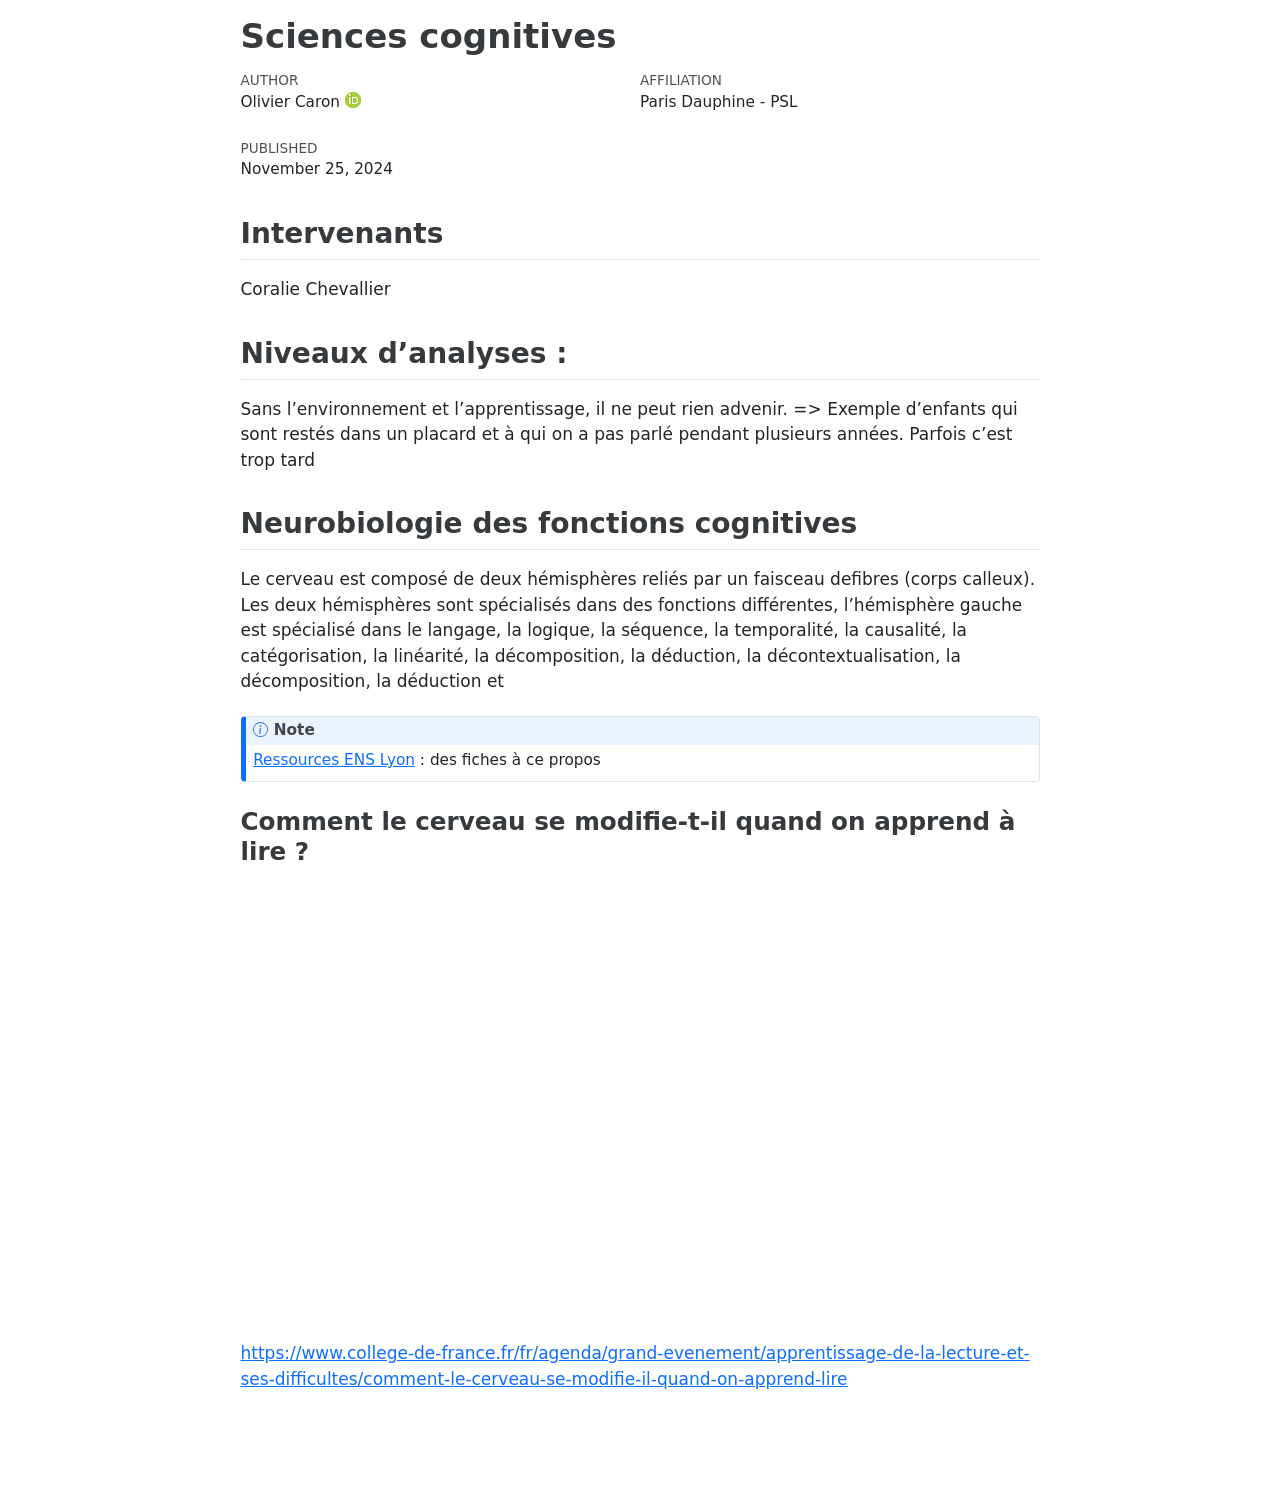
<file: psl_week_2024/sciences_cognitives/cours_science_cognitives.html>
<!DOCTYPE html>
<html xmlns="http://www.w3.org/1999/xhtml" lang="en" xml:lang="en"><head>

<meta charset="utf-8">
<meta name="generator" content="quarto-1.3.450">

<meta name="viewport" content="width=device-width, initial-scale=1.0, user-scalable=yes">

<meta name="author" content="Olivier Caron">
<meta name="dcterms.date" content="2024-11-25">

<title>Sciences cognitives</title>
<style>
code{white-space: pre-wrap;}
span.smallcaps{font-variant: small-caps;}
div.columns{display: flex; gap: min(4vw, 1.5em);}
div.column{flex: auto; overflow-x: auto;}
div.hanging-indent{margin-left: 1.5em; text-indent: -1.5em;}
ul.task-list{list-style: none;}
ul.task-list li input[type="checkbox"] {
  width: 0.8em;
  margin: 0 0.8em 0.2em -1em; /* quarto-specific, see https://github.com/quarto-dev/quarto-cli/issues/4556 */ 
  vertical-align: middle;
}
</style>


<script src="cours_science_cognitives_files/libs/clipboard/clipboard.min.js"></script>
<script src="cours_science_cognitives_files/libs/quarto-html/quarto.js"></script>
<script src="cours_science_cognitives_files/libs/quarto-html/popper.min.js"></script>
<script src="cours_science_cognitives_files/libs/quarto-html/tippy.umd.min.js"></script>
<script src="cours_science_cognitives_files/libs/quarto-html/anchor.min.js"></script>
<link href="cours_science_cognitives_files/libs/quarto-html/tippy.css" rel="stylesheet">
<link href="cours_science_cognitives_files/libs/quarto-html/quarto-syntax-highlighting.css" rel="stylesheet" id="quarto-text-highlighting-styles">
<script src="cours_science_cognitives_files/libs/bootstrap/bootstrap.min.js"></script>
<link href="cours_science_cognitives_files/libs/bootstrap/bootstrap-icons.css" rel="stylesheet">
<link href="cours_science_cognitives_files/libs/bootstrap/bootstrap.min.css" rel="stylesheet" id="quarto-bootstrap" data-mode="light">


</head>

<body class="fullcontent">

<div id="quarto-content" class="page-columns page-rows-contents page-layout-article">

<main class="content" id="quarto-document-content">

<header id="title-block-header" class="quarto-title-block default">
<div class="quarto-title">
<h1 class="title">Sciences cognitives</h1>
</div>


<div class="quarto-title-meta-author">
  <div class="quarto-title-meta-heading">Author</div>
  <div class="quarto-title-meta-heading">Affiliation</div>
  
    <div class="quarto-title-meta-contents">
    <p class="author">Olivier Caron <a href="https://orcid.org/0000-0000-0000-0000" class="quarto-title-author-orcid"> <img src="[data-uri]"></a></p>
  </div>
    <div class="quarto-title-meta-contents">
        <p class="affiliation">
            Paris Dauphine - PSL
          </p>
      </div>
    </div>

<div class="quarto-title-meta">

      
    <div>
    <div class="quarto-title-meta-heading">Published</div>
    <div class="quarto-title-meta-contents">
      <p class="date">November 25, 2024</p>
    </div>
  </div>
  
    
  </div>
  

</header>

<section id="intervenants" class="level2">
<h2 class="anchored" data-anchor-id="intervenants">Intervenants</h2>
<p>Coralie Chevallier</p>
</section>
<section id="niveaux-danalyses" class="level2">
<h2 class="anchored" data-anchor-id="niveaux-danalyses">Niveaux d’analyses :</h2>
<p>Sans l’environnement et l’apprentissage, il ne peut rien advenir. =&gt; Exemple d’enfants qui sont restés dans un placard et à qui on a pas parlé pendant plusieurs années. Parfois c’est trop tard</p>
</section>
<section id="neurobiologie-des-fonctions-cognitives" class="level2">
<h2 class="anchored" data-anchor-id="neurobiologie-des-fonctions-cognitives">Neurobiologie des fonctions cognitives</h2>
<p>Le cerveau est composé de deux hémisphères reliés par un faisceau defibres (corps calleux). Les deux hémisphères sont spécialisés dans des fonctions différentes, l’hémisphère gauche est spécialisé dans le langage, la logique, la séquence, la temporalité, la causalité, la catégorisation, la linéarité, la décomposition, la déduction, la décontextualisation, la décomposition, la déduction et</p>
<div class="callout callout-style-default callout-note callout-titled">
<div class="callout-header d-flex align-content-center">
<div class="callout-icon-container">
<i class="callout-icon"></i>
</div>
<div class="callout-title-container flex-fill">
Note
</div>
</div>
<div class="callout-body-container callout-body">
<p><a href="https://acces.ens-lyon.fr/acces/thematiques/neurosciences/actualisation-des-connaissances/memoire-attention-et-apprentissage/langage/structures_langage">Ressources ENS Lyon</a> : des fiches à ce propos</p>
</div>
</div>
<section id="comment-le-cerveau-se-modifie-t-il-quand-on-apprend-à-lire" class="level3">
<h3 class="anchored" data-anchor-id="comment-le-cerveau-se-modifie-t-il-quand-on-apprend-à-lire">Comment le cerveau se modifie-t-il quand on apprend à lire ?</h3>
<div class="quarto-video ratio ratio-16x9"><iframe data-external="1" src="https://www.youtube.com/embed/ABDpL9FFAvI" title="" frameborder="0" allow="accelerometer; autoplay; clipboard-write; encrypted-media; gyroscope; picture-in-picture" allowfullscreen=""></iframe></div>
<p><a href="https://www.college-de-france.fr/fr/agenda/grand-evenement/apprentissage-de-la-lecture-et-ses-difficultes/comment-le-cerveau-se-modifie-il-quand-on-apprend-lire" class="uri">https://www.college-de-france.fr/fr/agenda/grand-evenement/apprentissage-de-la-lecture-et-ses-difficultes/comment-le-cerveau-se-modifie-il-quand-on-apprend-lire</a></p>
</section>
</section>

</main>
<!-- /main column -->
<script id="quarto-html-after-body" type="application/javascript">
window.document.addEventListener("DOMContentLoaded", function (event) {
  const toggleBodyColorMode = (bsSheetEl) => {
    const mode = bsSheetEl.getAttribute("data-mode");
    const bodyEl = window.document.querySelector("body");
    if (mode === "dark") {
      bodyEl.classList.add("quarto-dark");
      bodyEl.classList.remove("quarto-light");
    } else {
      bodyEl.classList.add("quarto-light");
      bodyEl.classList.remove("quarto-dark");
    }
  }
  const toggleBodyColorPrimary = () => {
    const bsSheetEl = window.document.querySelector("link#quarto-bootstrap");
    if (bsSheetEl) {
      toggleBodyColorMode(bsSheetEl);
    }
  }
  toggleBodyColorPrimary();  
  const icon = "";
  const anchorJS = new window.AnchorJS();
  anchorJS.options = {
    placement: 'right',
    icon: icon
  };
  anchorJS.add('.anchored');
  const isCodeAnnotation = (el) => {
    for (const clz of el.classList) {
      if (clz.startsWith('code-annotation-')) {                     
        return true;
      }
    }
    return false;
  }
  const clipboard = new window.ClipboardJS('.code-copy-button', {
    text: function(trigger) {
      const codeEl = trigger.previousElementSibling.cloneNode(true);
      for (const childEl of codeEl.children) {
        if (isCodeAnnotation(childEl)) {
          childEl.remove();
        }
      }
      return codeEl.innerText;
    }
  });
  clipboard.on('success', function(e) {
    // button target
    const button = e.trigger;
    // don't keep focus
    button.blur();
    // flash "checked"
    button.classList.add('code-copy-button-checked');
    var currentTitle = button.getAttribute("title");
    button.setAttribute("title", "Copied!");
    let tooltip;
    if (window.bootstrap) {
      button.setAttribute("data-bs-toggle", "tooltip");
      button.setAttribute("data-bs-placement", "left");
      button.setAttribute("data-bs-title", "Copied!");
      tooltip = new bootstrap.Tooltip(button, 
        { trigger: "manual", 
          customClass: "code-copy-button-tooltip",
          offset: [0, -8]});
      tooltip.show();    
    }
    setTimeout(function() {
      if (tooltip) {
        tooltip.hide();
        button.removeAttribute("data-bs-title");
        button.removeAttribute("data-bs-toggle");
        button.removeAttribute("data-bs-placement");
      }
      button.setAttribute("title", currentTitle);
      button.classList.remove('code-copy-button-checked');
    }, 1000);
    // clear code selection
    e.clearSelection();
  });
  function tippyHover(el, contentFn) {
    const config = {
      allowHTML: true,
      content: contentFn,
      maxWidth: 500,
      delay: 100,
      arrow: false,
      appendTo: function(el) {
          return el.parentElement;
      },
      interactive: true,
      interactiveBorder: 10,
      theme: 'quarto',
      placement: 'bottom-start'
    };
    window.tippy(el, config); 
  }
  const noterefs = window.document.querySelectorAll('a[role="doc-noteref"]');
  for (var i=0; i<noterefs.length; i++) {
    const ref = noterefs[i];
    tippyHover(ref, function() {
      // use id or data attribute instead here
      let href = ref.getAttribute('data-footnote-href') || ref.getAttribute('href');
      try { href = new URL(href).hash; } catch {}
      const id = href.replace(/^#\/?/, "");
      const note = window.document.getElementById(id);
      return note.innerHTML;
    });
  }
      let selectedAnnoteEl;
      const selectorForAnnotation = ( cell, annotation) => {
        let cellAttr = 'data-code-cell="' + cell + '"';
        let lineAttr = 'data-code-annotation="' +  annotation + '"';
        const selector = 'span[' + cellAttr + '][' + lineAttr + ']';
        return selector;
      }
      const selectCodeLines = (annoteEl) => {
        const doc = window.document;
        const targetCell = annoteEl.getAttribute("data-target-cell");
        const targetAnnotation = annoteEl.getAttribute("data-target-annotation");
        const annoteSpan = window.document.querySelector(selectorForAnnotation(targetCell, targetAnnotation));
        const lines = annoteSpan.getAttribute("data-code-lines").split(",");
        const lineIds = lines.map((line) => {
          return targetCell + "-" + line;
        })
        let top = null;
        let height = null;
        let parent = null;
        if (lineIds.length > 0) {
            //compute the position of the single el (top and bottom and make a div)
            const el = window.document.getElementById(lineIds[0]);
            top = el.offsetTop;
            height = el.offsetHeight;
            parent = el.parentElement.parentElement;
          if (lineIds.length > 1) {
            const lastEl = window.document.getElementById(lineIds[lineIds.length - 1]);
            const bottom = lastEl.offsetTop + lastEl.offsetHeight;
            height = bottom - top;
          }
          if (top !== null && height !== null && parent !== null) {
            // cook up a div (if necessary) and position it 
            let div = window.document.getElementById("code-annotation-line-highlight");
            if (div === null) {
              div = window.document.createElement("div");
              div.setAttribute("id", "code-annotation-line-highlight");
              div.style.position = 'absolute';
              parent.appendChild(div);
            }
            div.style.top = top - 2 + "px";
            div.style.height = height + 4 + "px";
            let gutterDiv = window.document.getElementById("code-annotation-line-highlight-gutter");
            if (gutterDiv === null) {
              gutterDiv = window.document.createElement("div");
              gutterDiv.setAttribute("id", "code-annotation-line-highlight-gutter");
              gutterDiv.style.position = 'absolute';
              const codeCell = window.document.getElementById(targetCell);
              const gutter = codeCell.querySelector('.code-annotation-gutter');
              gutter.appendChild(gutterDiv);
            }
            gutterDiv.style.top = top - 2 + "px";
            gutterDiv.style.height = height + 4 + "px";
          }
          selectedAnnoteEl = annoteEl;
        }
      };
      const unselectCodeLines = () => {
        const elementsIds = ["code-annotation-line-highlight", "code-annotation-line-highlight-gutter"];
        elementsIds.forEach((elId) => {
          const div = window.document.getElementById(elId);
          if (div) {
            div.remove();
          }
        });
        selectedAnnoteEl = undefined;
      };
      // Attach click handler to the DT
      const annoteDls = window.document.querySelectorAll('dt[data-target-cell]');
      for (const annoteDlNode of annoteDls) {
        annoteDlNode.addEventListener('click', (event) => {
          const clickedEl = event.target;
          if (clickedEl !== selectedAnnoteEl) {
            unselectCodeLines();
            const activeEl = window.document.querySelector('dt[data-target-cell].code-annotation-active');
            if (activeEl) {
              activeEl.classList.remove('code-annotation-active');
            }
            selectCodeLines(clickedEl);
            clickedEl.classList.add('code-annotation-active');
          } else {
            // Unselect the line
            unselectCodeLines();
            clickedEl.classList.remove('code-annotation-active');
          }
        });
      }
  const findCites = (el) => {
    const parentEl = el.parentElement;
    if (parentEl) {
      const cites = parentEl.dataset.cites;
      if (cites) {
        return {
          el,
          cites: cites.split(' ')
        };
      } else {
        return findCites(el.parentElement)
      }
    } else {
      return undefined;
    }
  };
  var bibliorefs = window.document.querySelectorAll('a[role="doc-biblioref"]');
  for (var i=0; i<bibliorefs.length; i++) {
    const ref = bibliorefs[i];
    const citeInfo = findCites(ref);
    if (citeInfo) {
      tippyHover(citeInfo.el, function() {
        var popup = window.document.createElement('div');
        citeInfo.cites.forEach(function(cite) {
          var citeDiv = window.document.createElement('div');
          citeDiv.classList.add('hanging-indent');
          citeDiv.classList.add('csl-entry');
          var biblioDiv = window.document.getElementById('ref-' + cite);
          if (biblioDiv) {
            citeDiv.innerHTML = biblioDiv.innerHTML;
          }
          popup.appendChild(citeDiv);
        });
        return popup.innerHTML;
      });
    }
  }
});
</script>
</div> <!-- /content -->



</body></html>
</file>
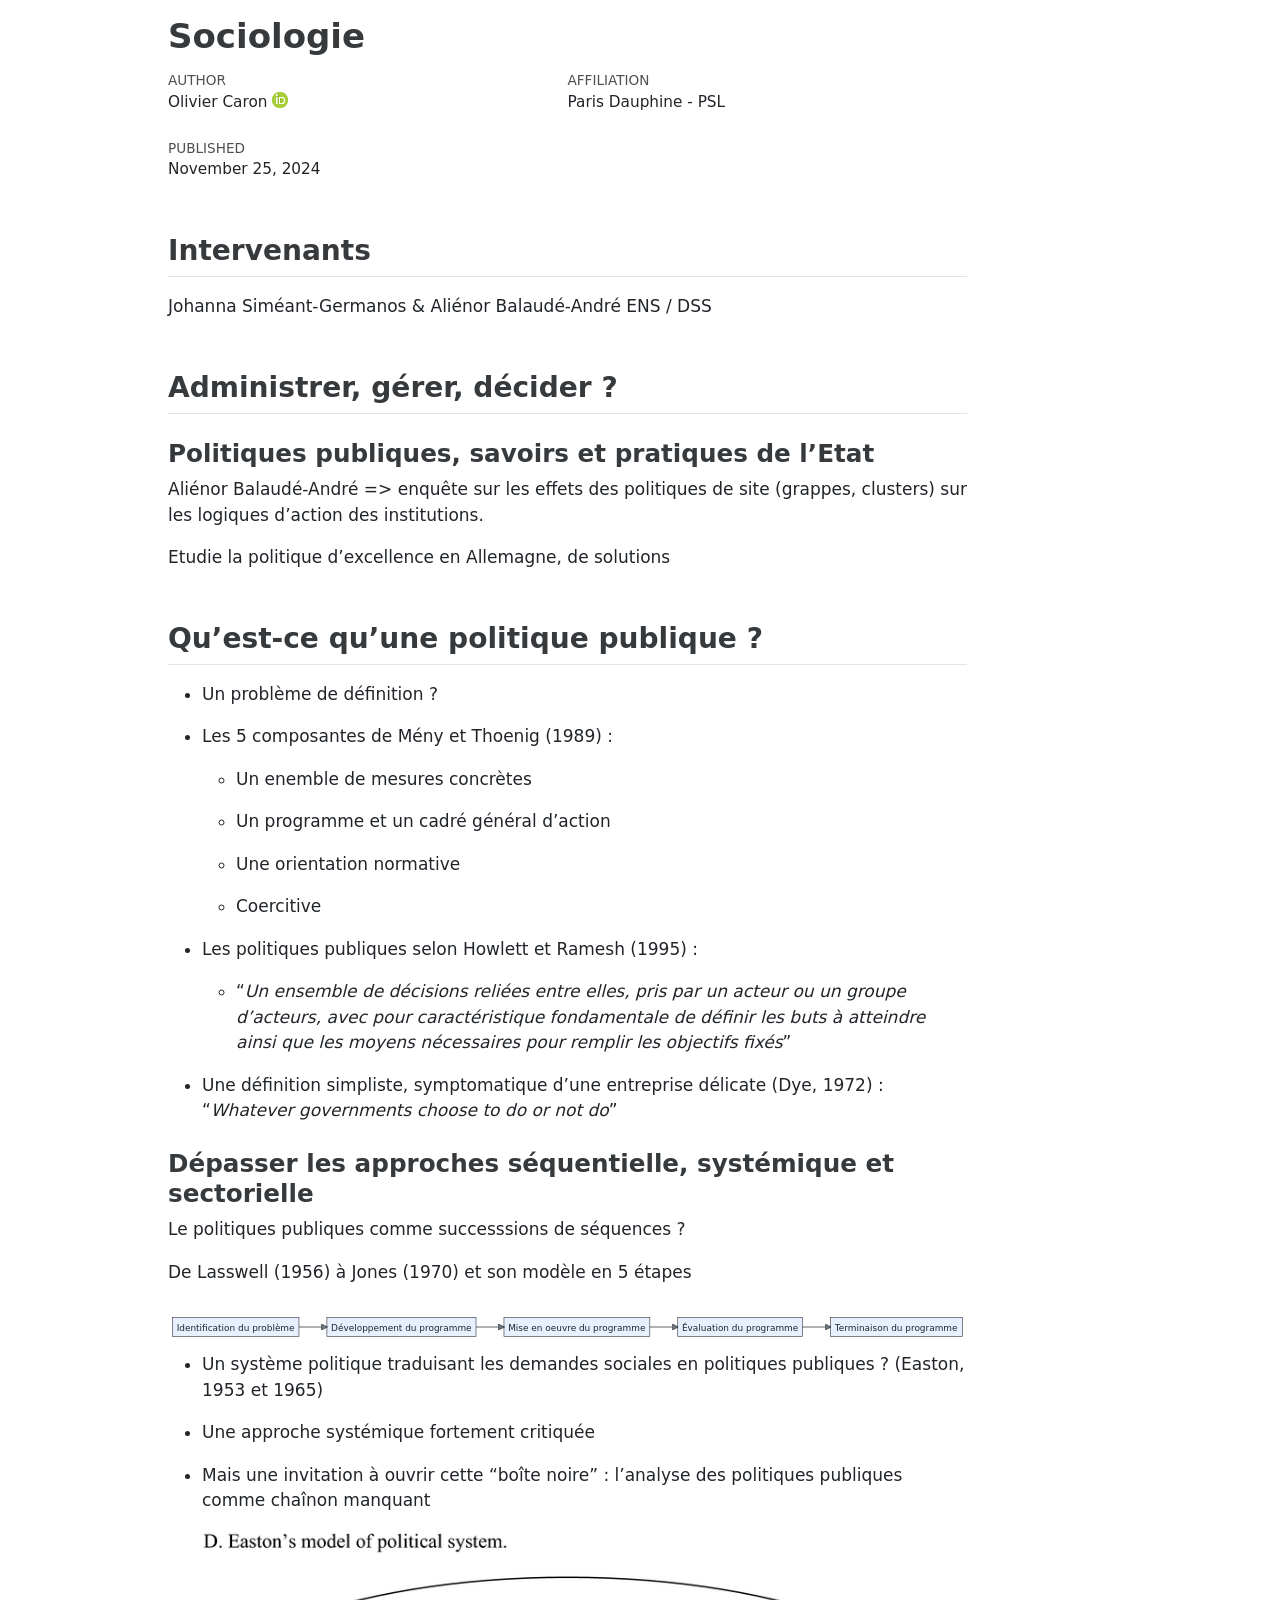
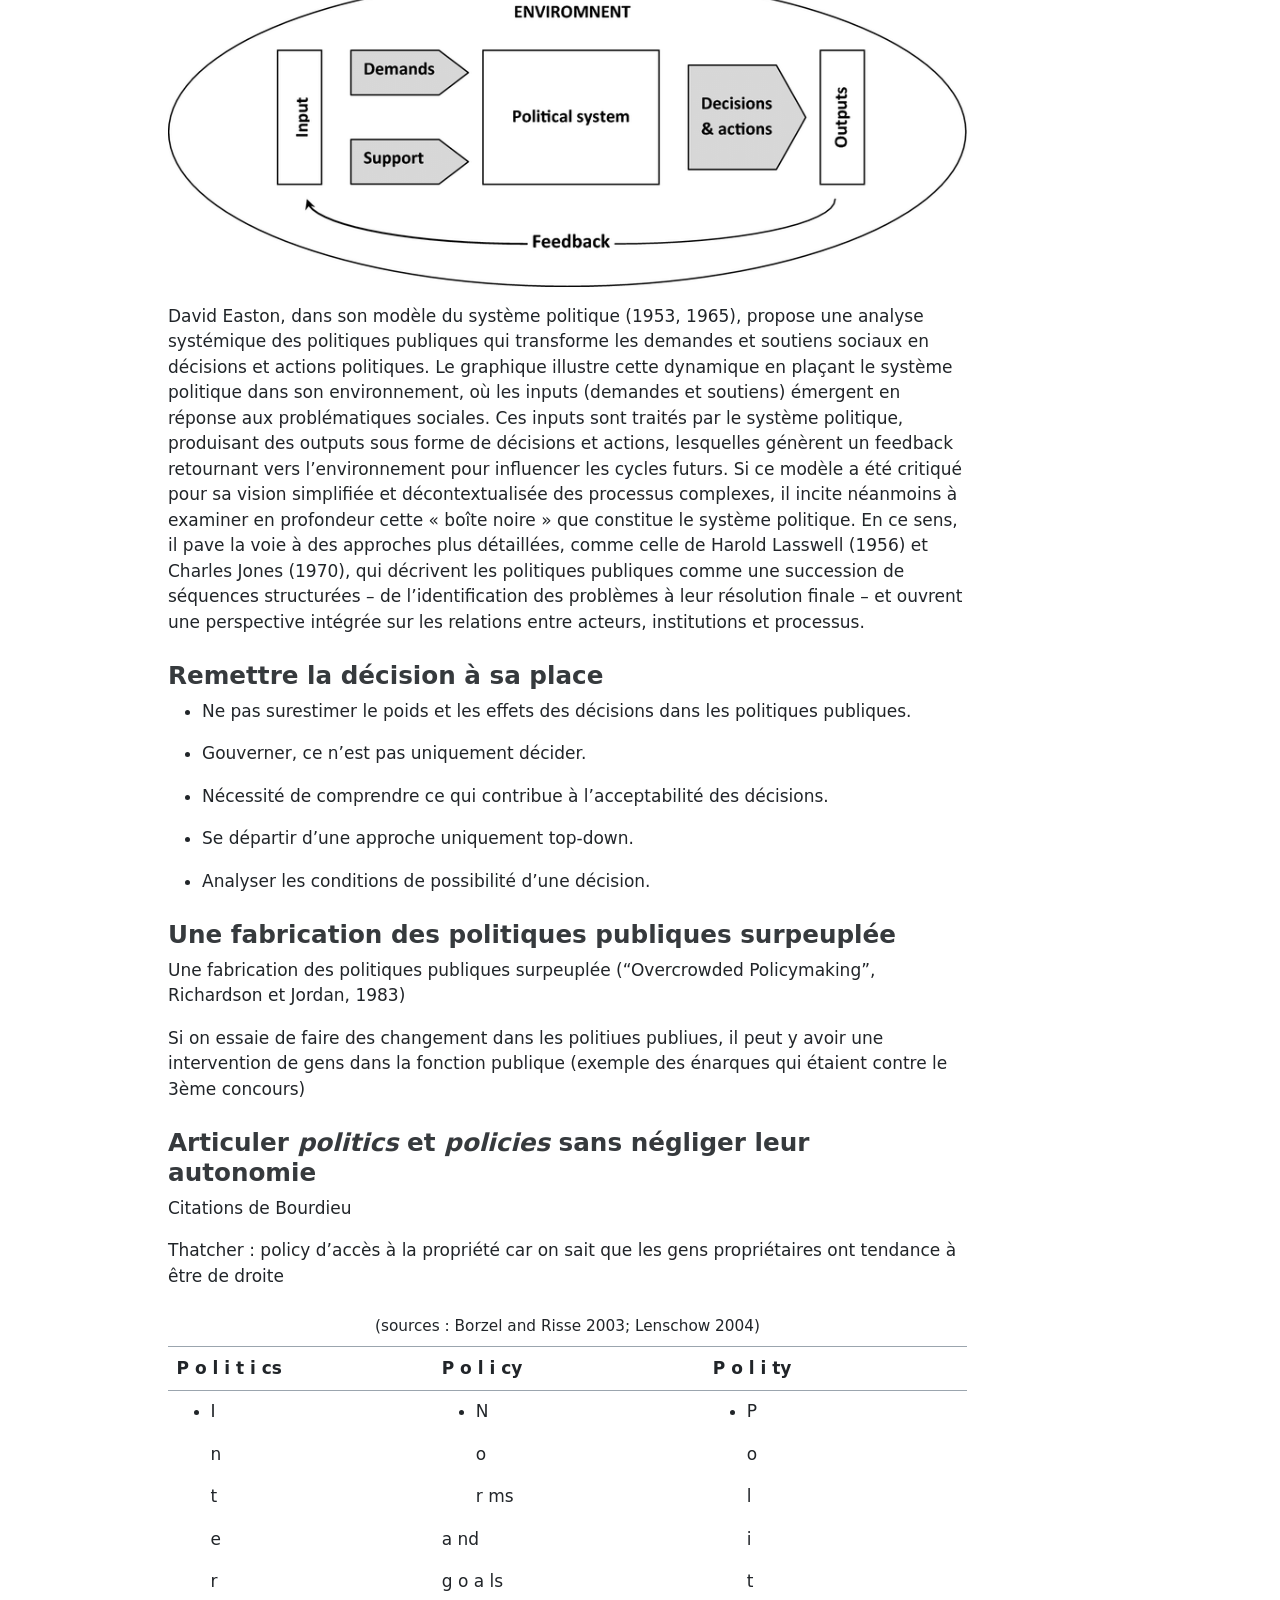
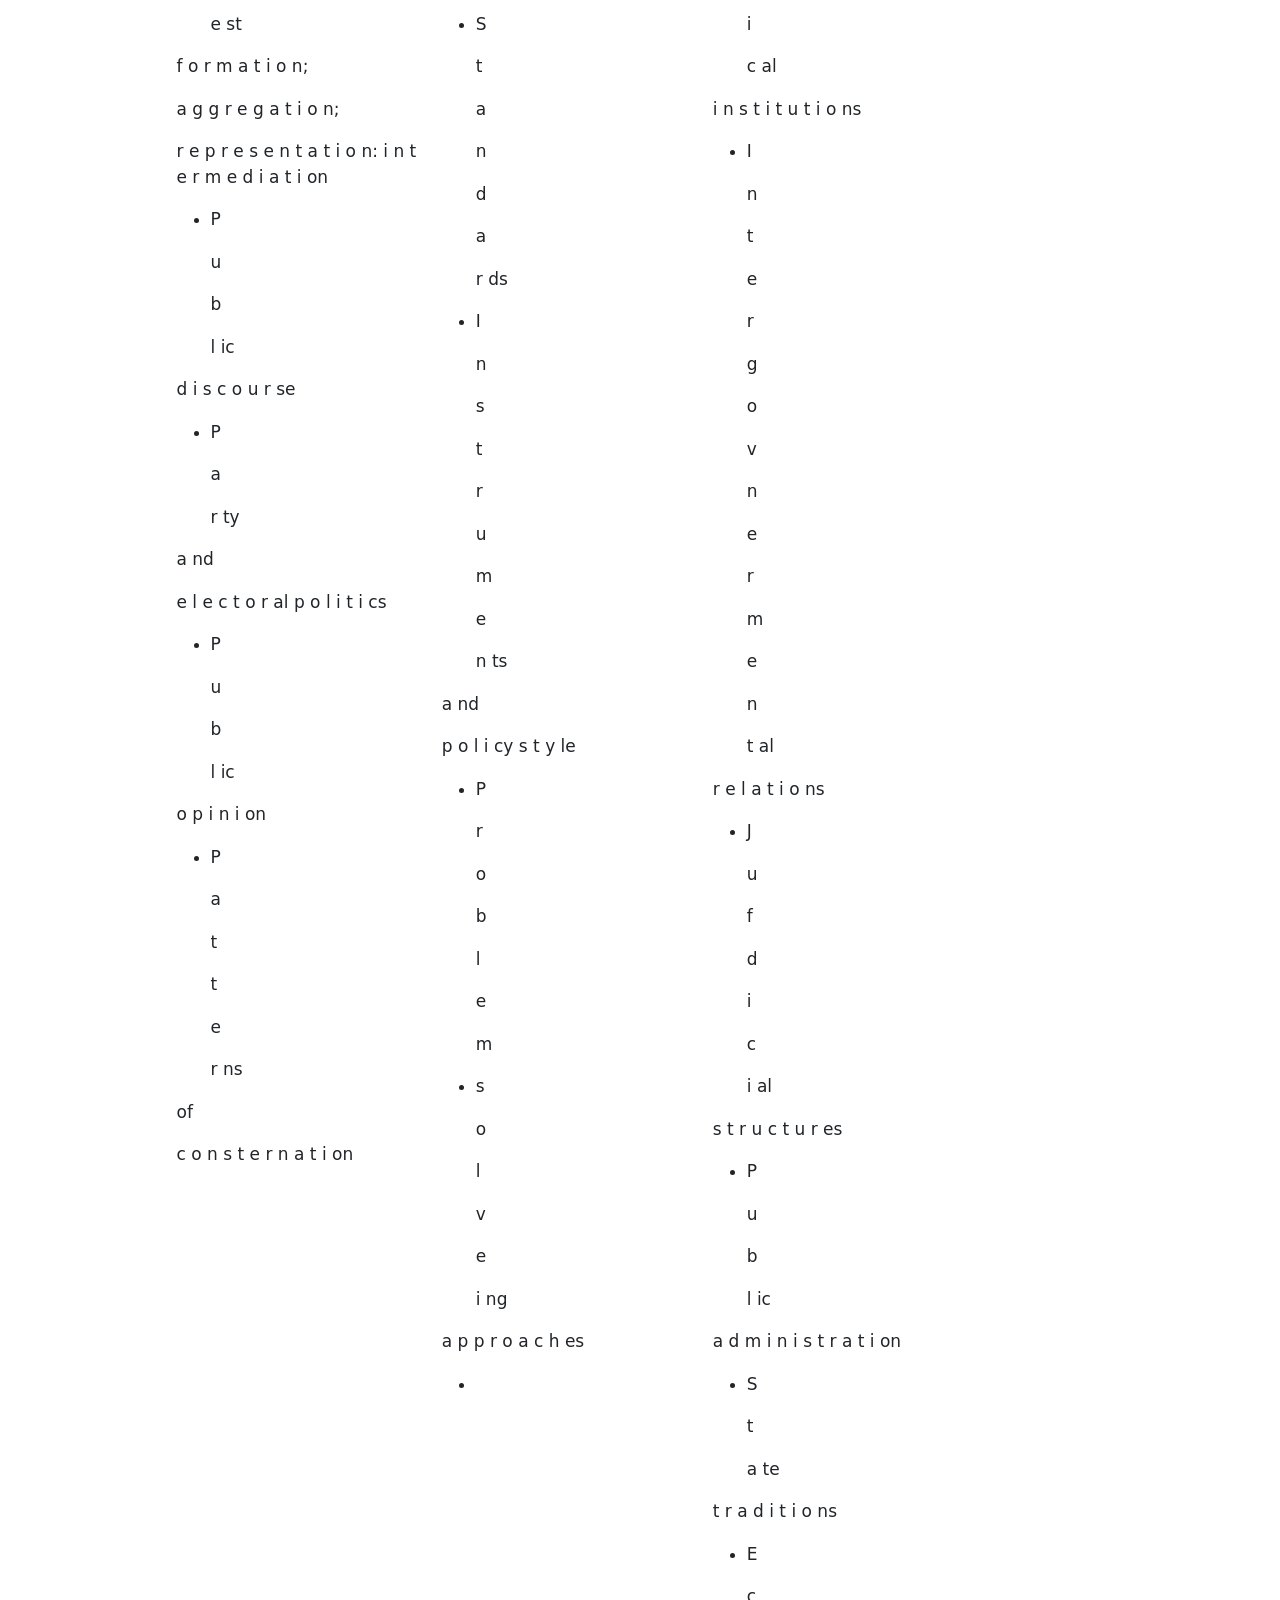
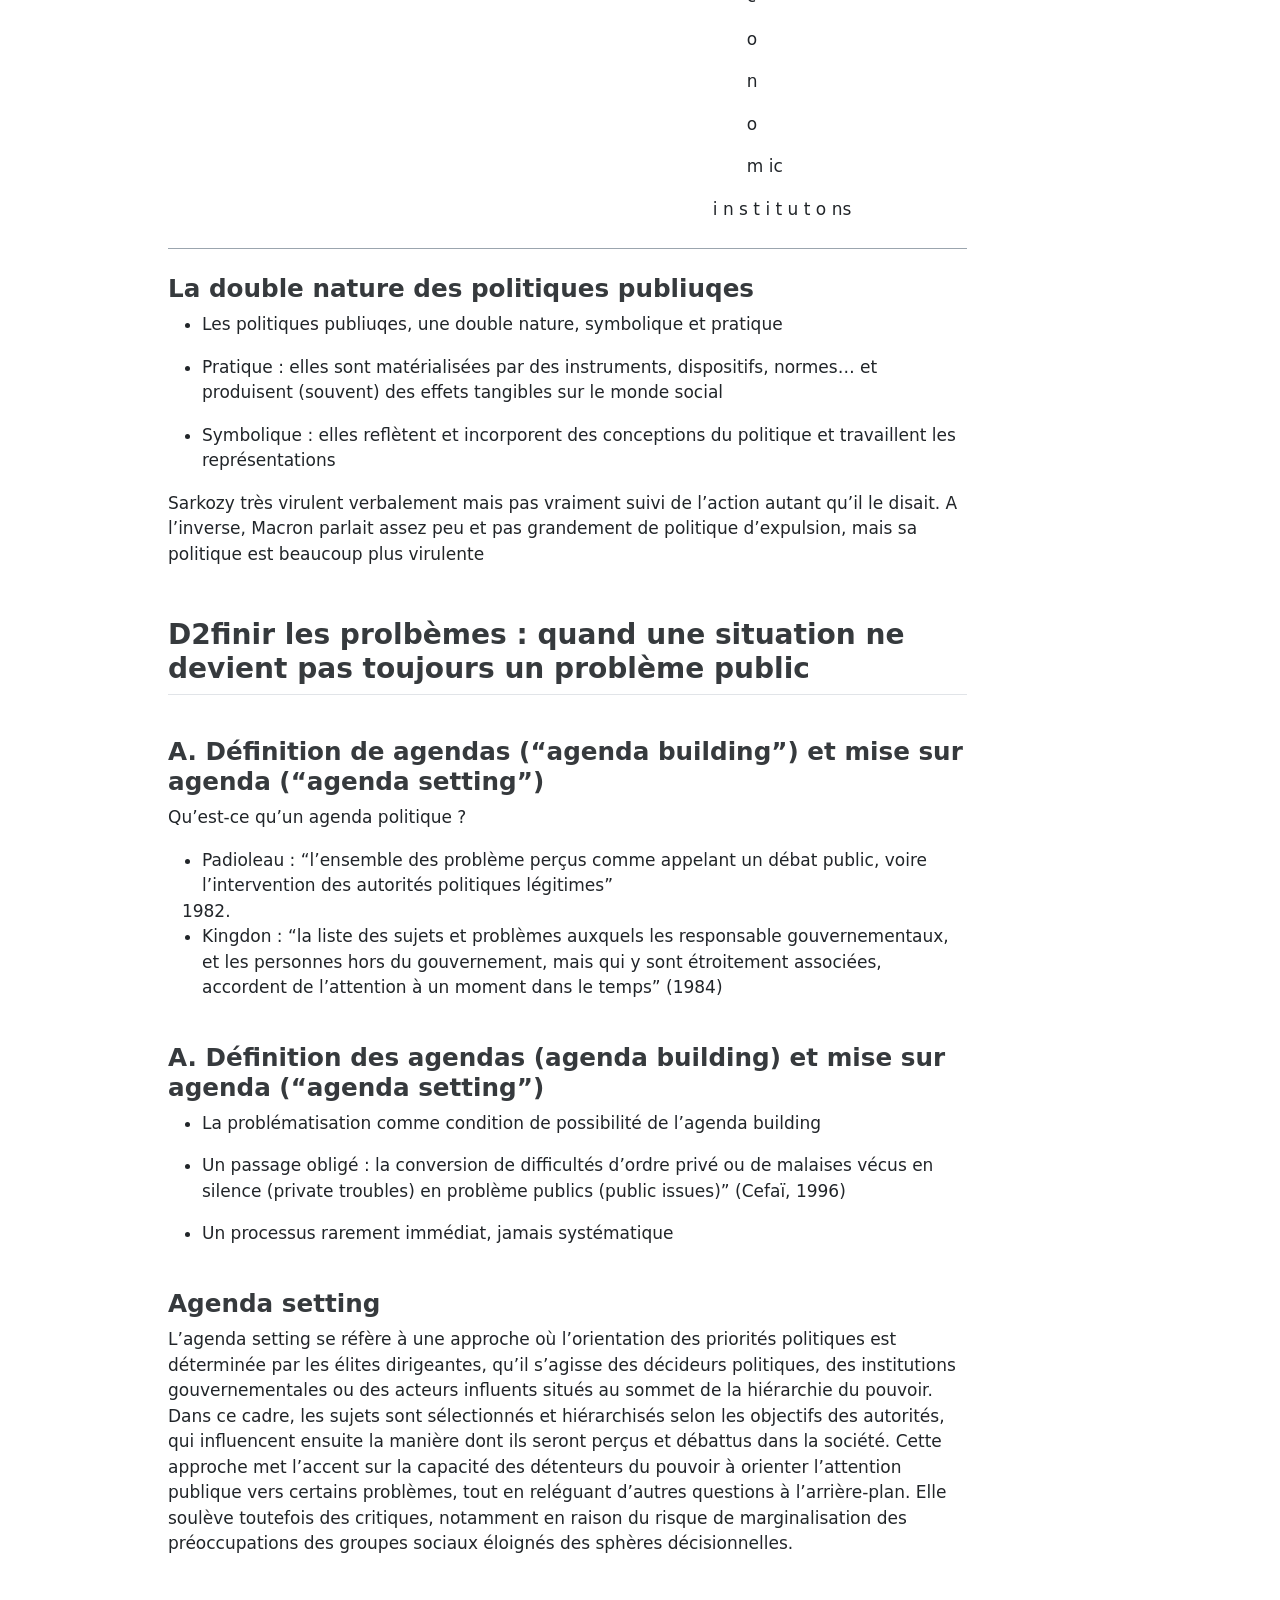
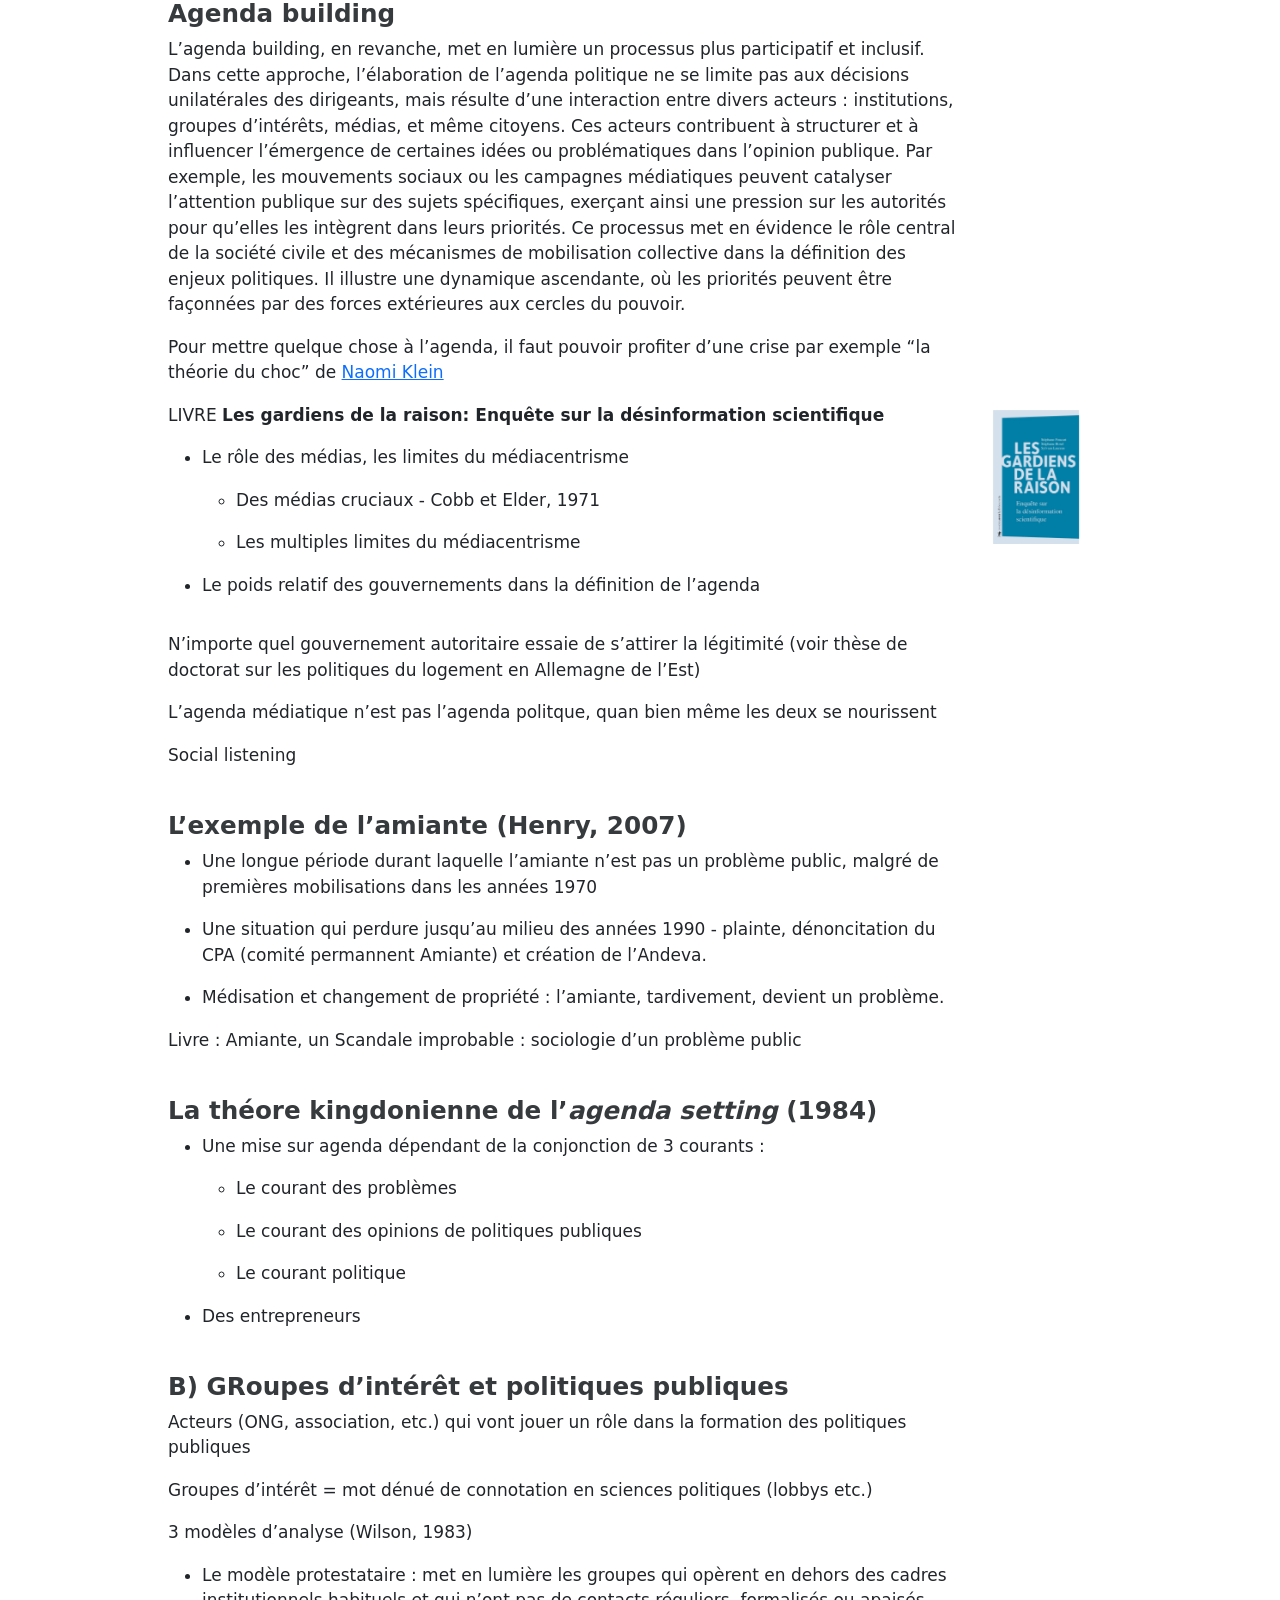
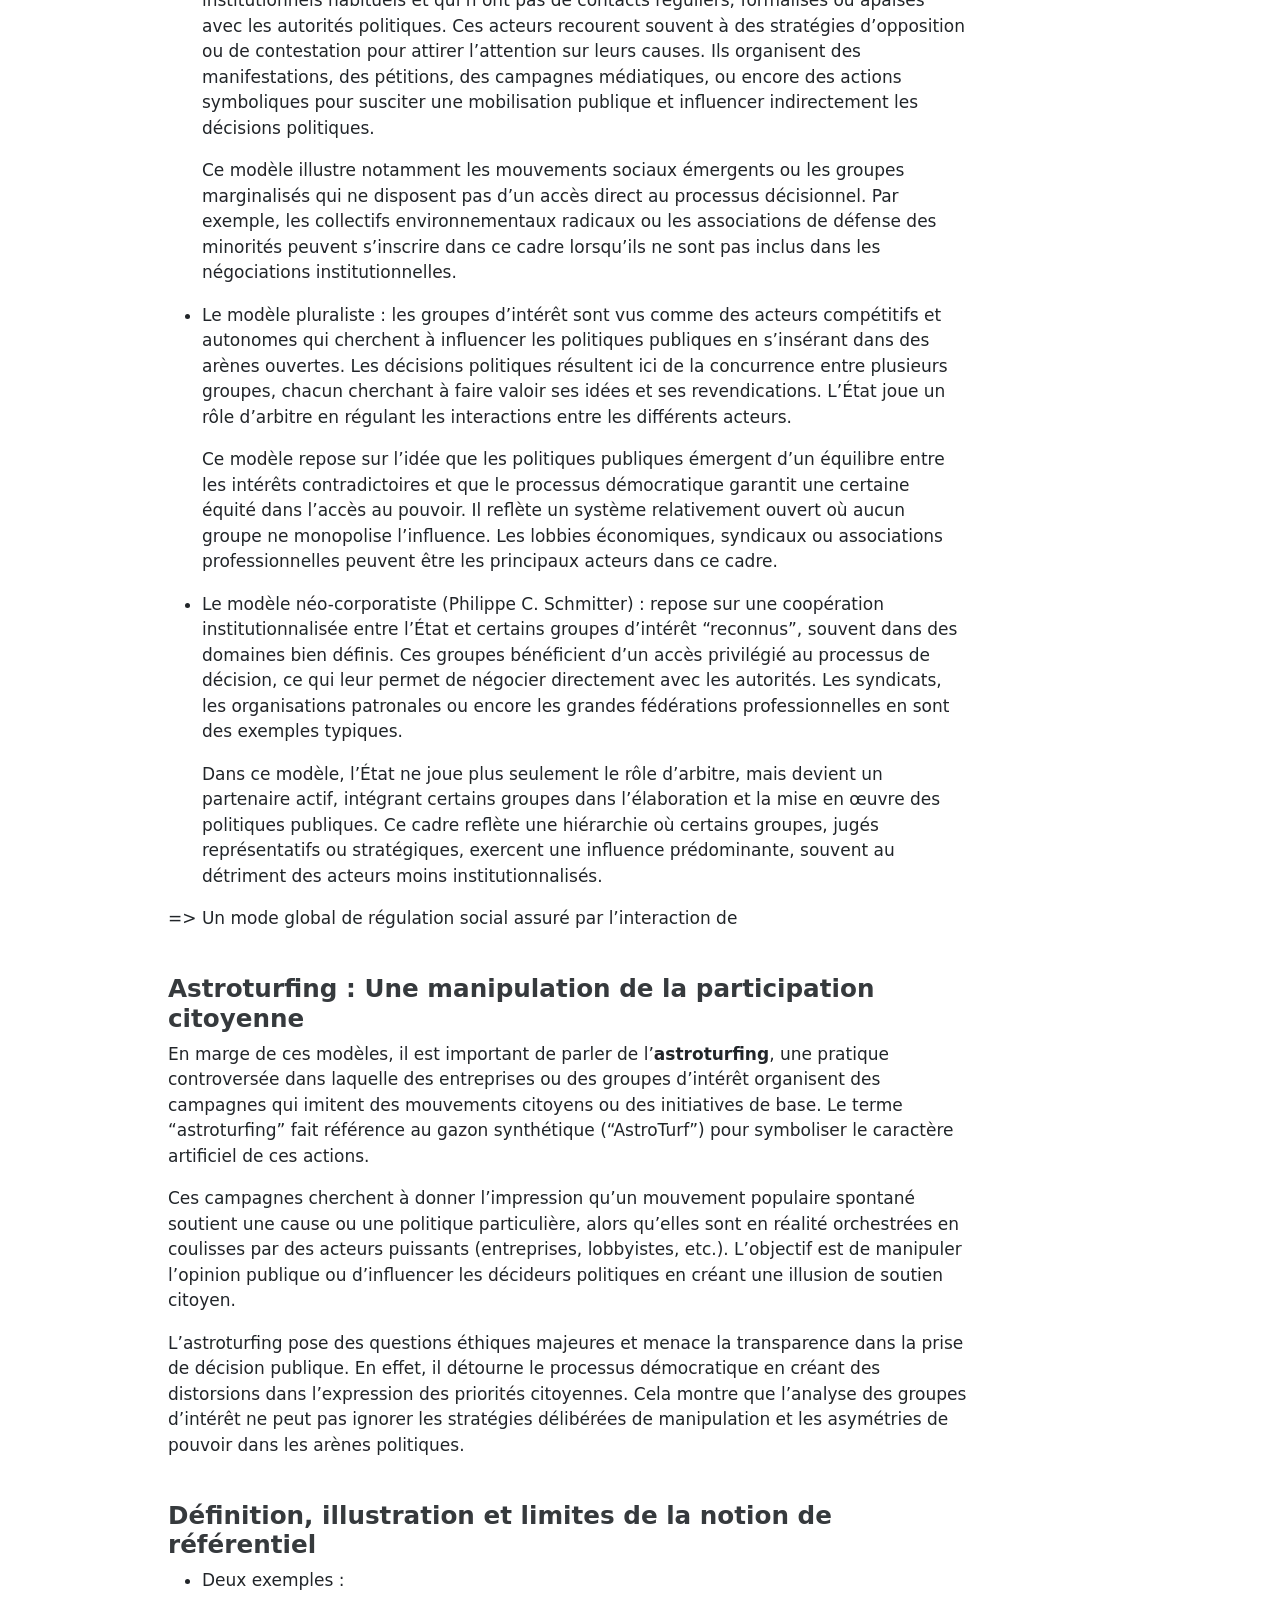
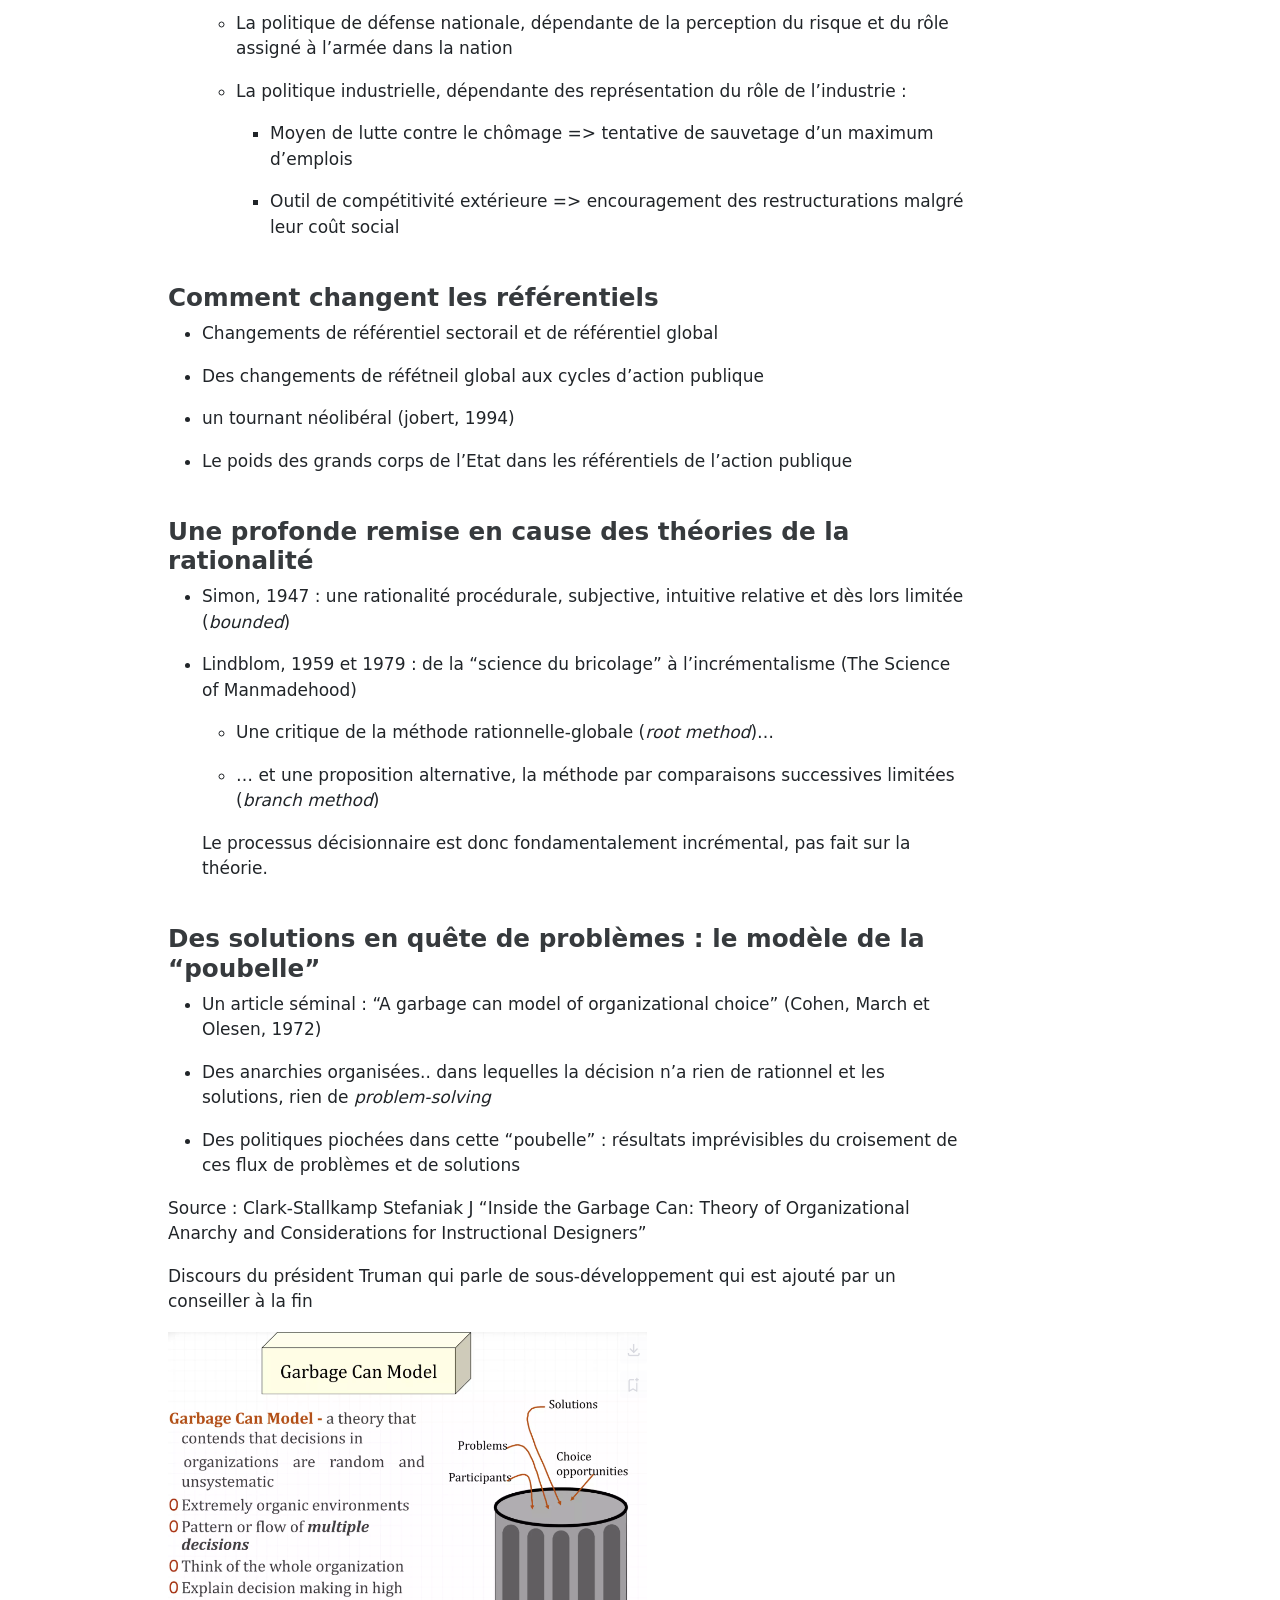
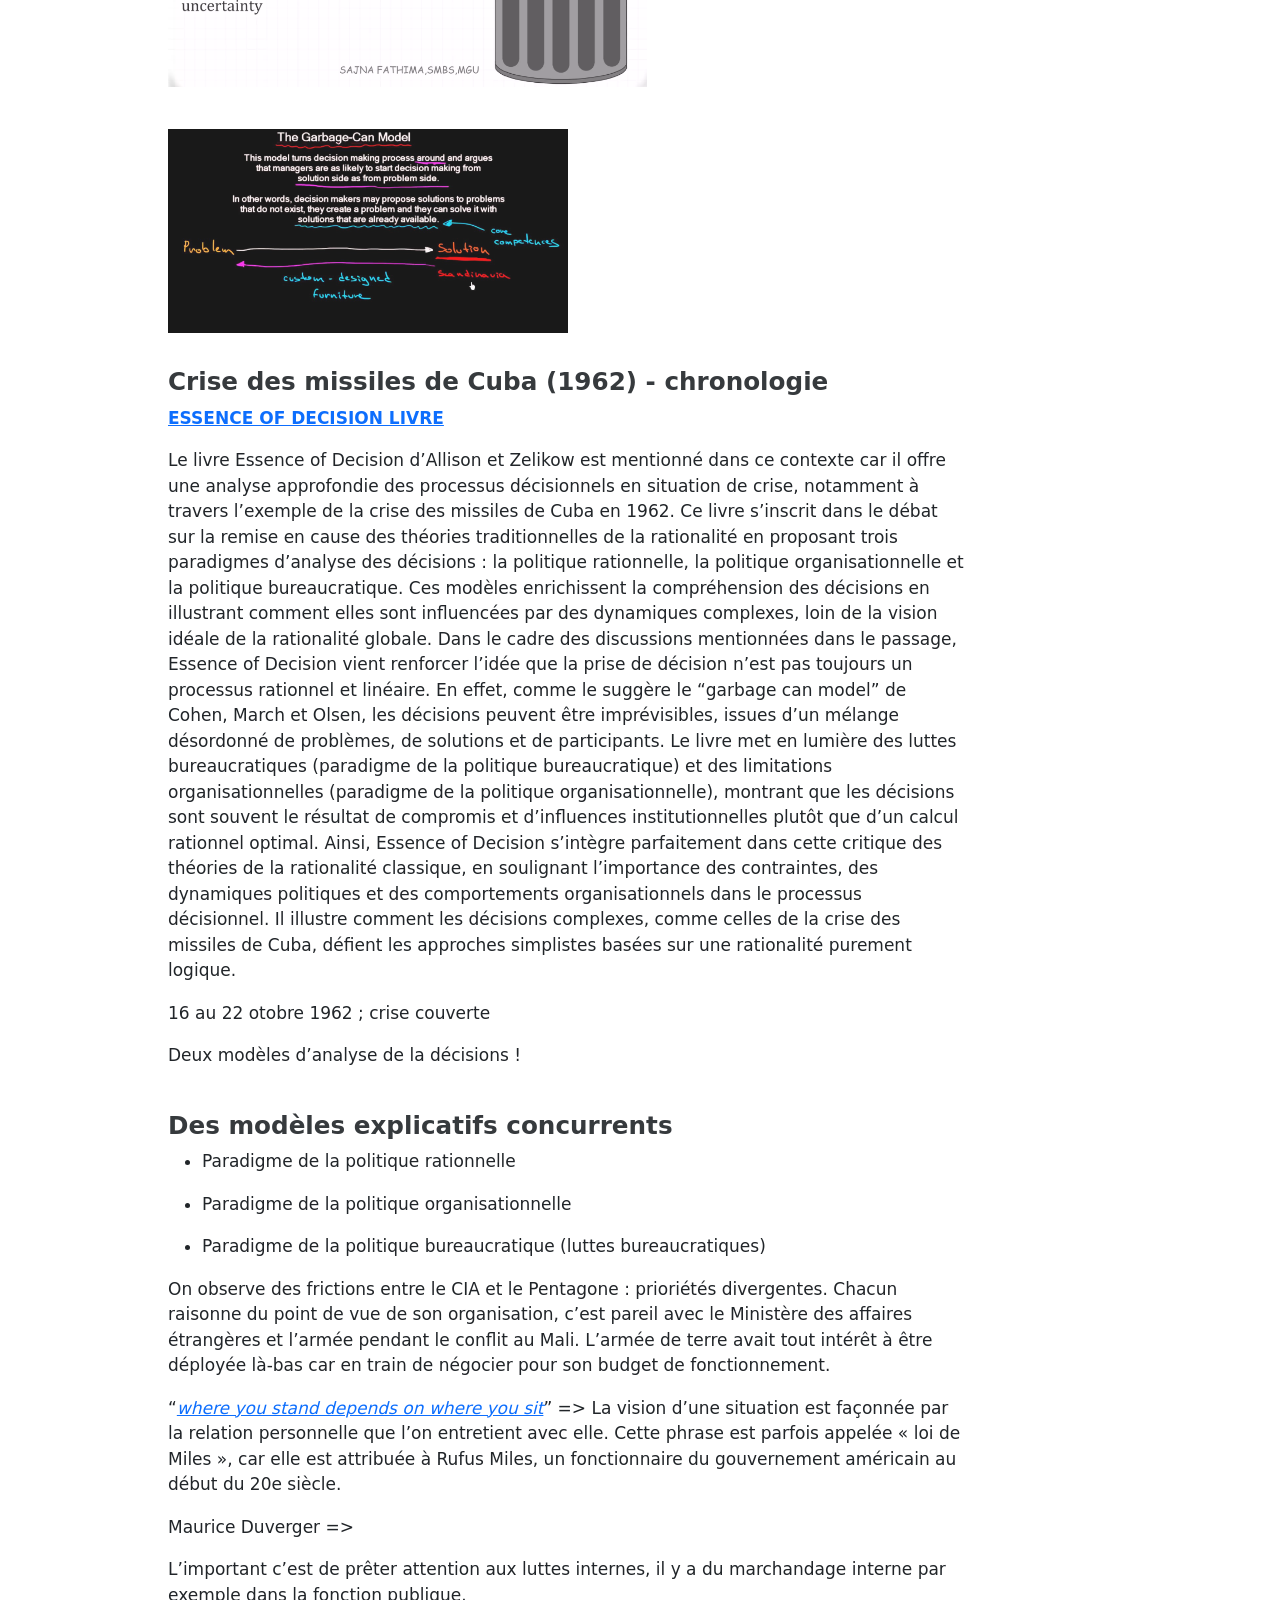
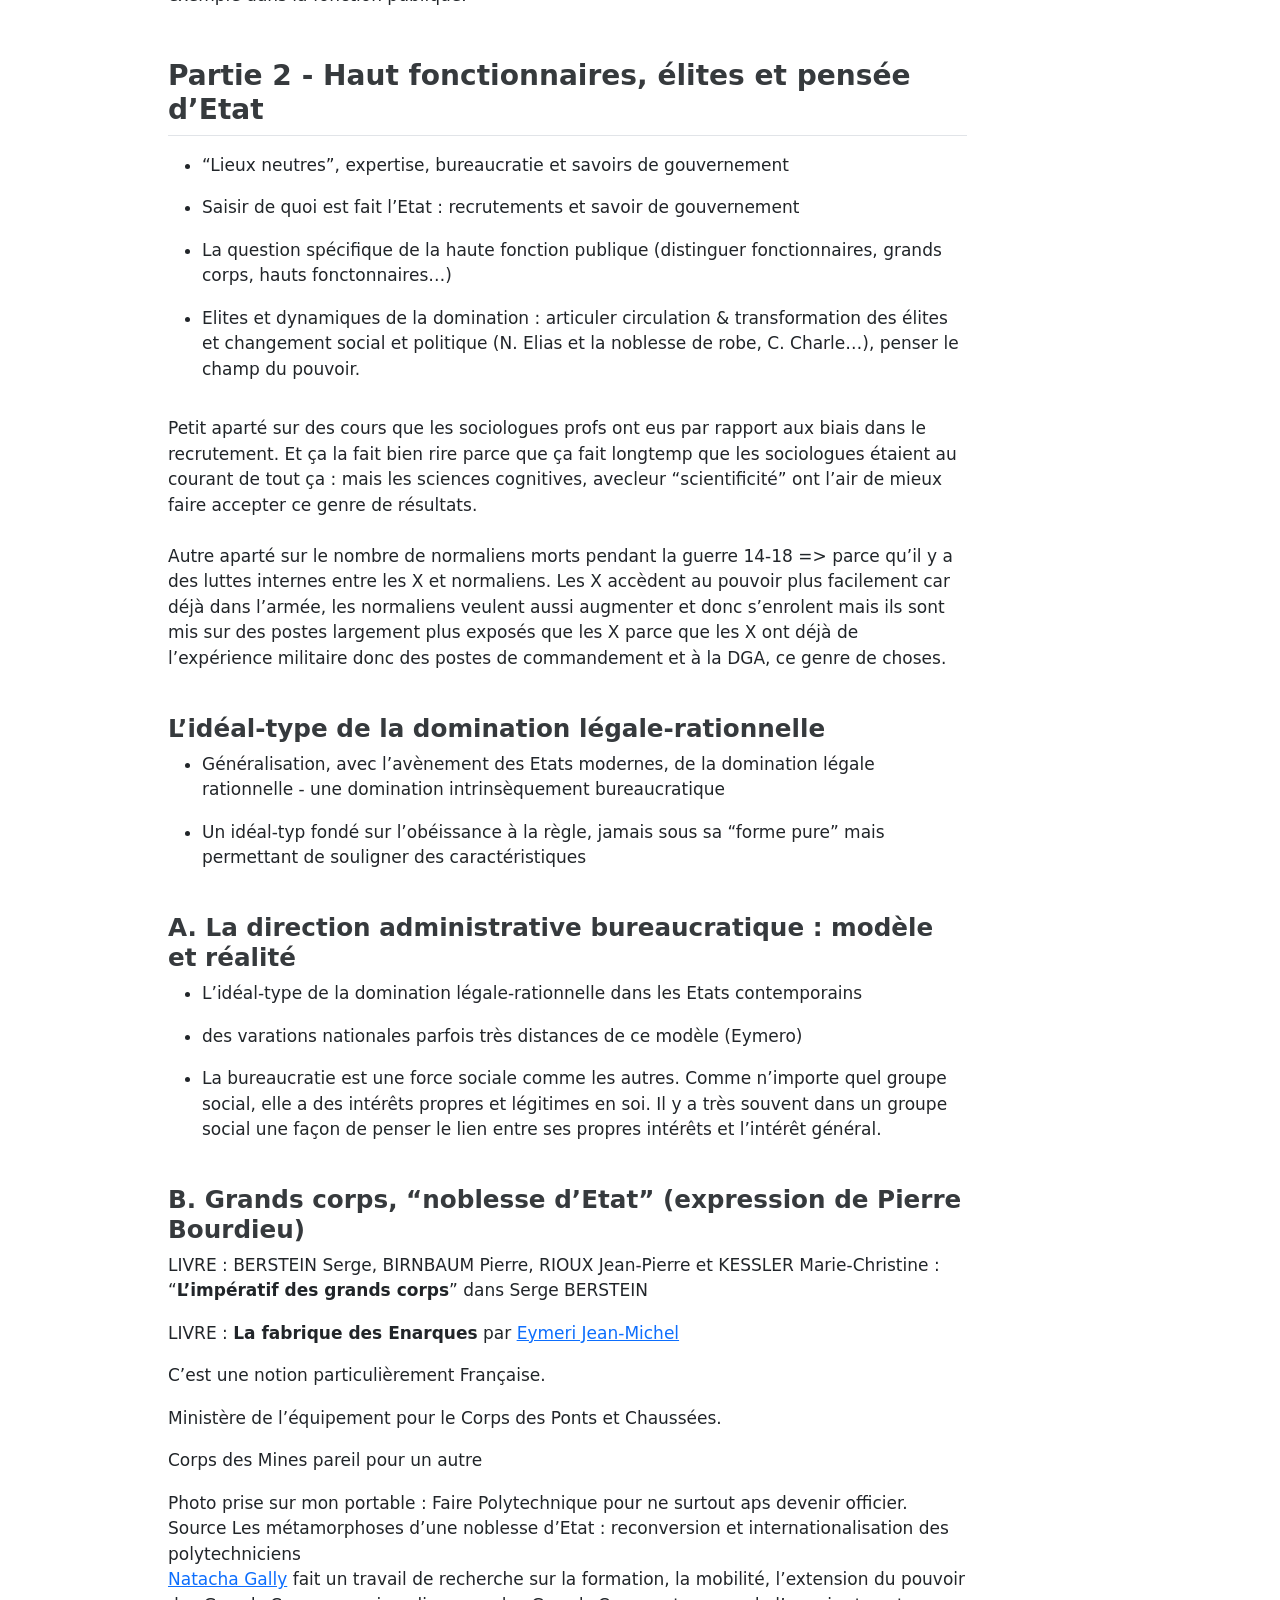
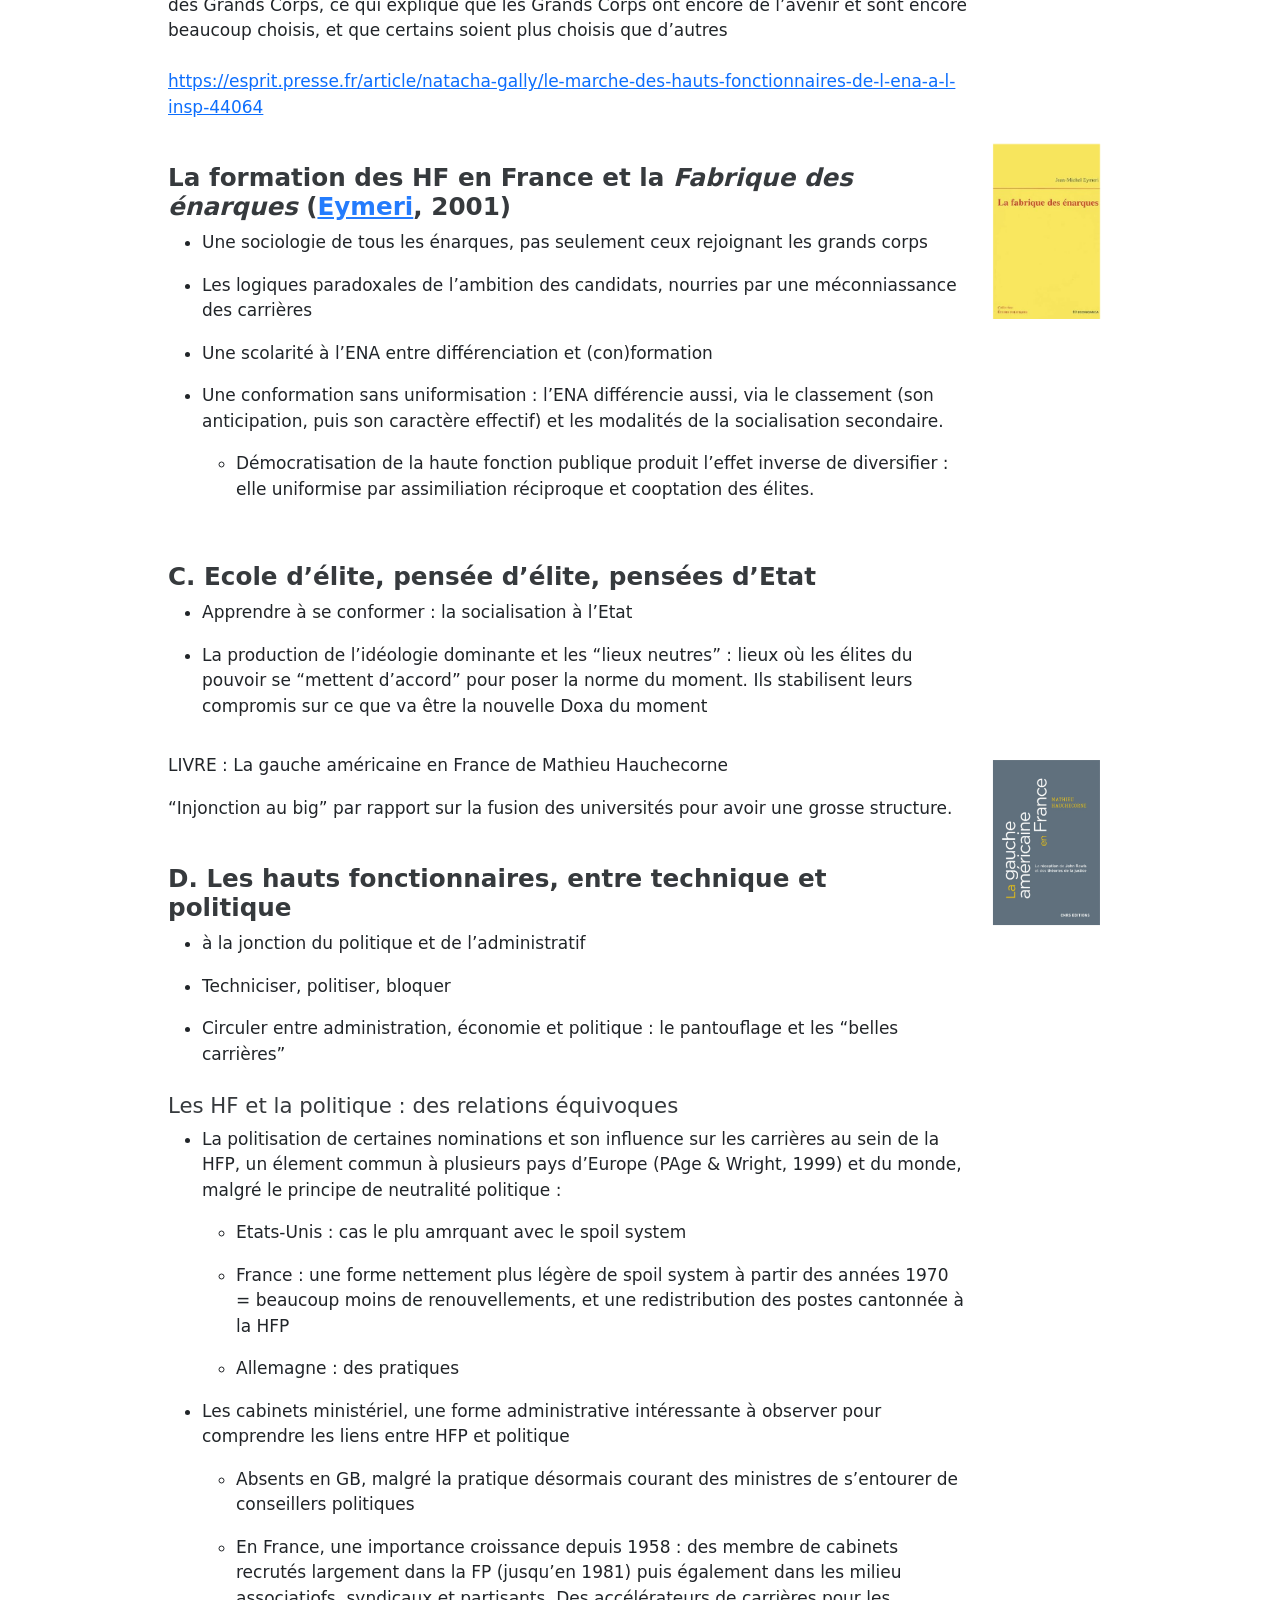
<file: psl_week_2024/sociologie/cours_sociologie.html>
<!DOCTYPE html>
<html xmlns="http://www.w3.org/1999/xhtml" lang="en" xml:lang="en"><head>

<meta charset="utf-8">
<meta name="generator" content="quarto-1.3.450">

<meta name="viewport" content="width=device-width, initial-scale=1.0, user-scalable=yes">

<meta name="author" content="Olivier Caron">
<meta name="dcterms.date" content="2024-11-25">

<title>Sociologie</title>
<style>
code{white-space: pre-wrap;}
span.smallcaps{font-variant: small-caps;}
div.columns{display: flex; gap: min(4vw, 1.5em);}
div.column{flex: auto; overflow-x: auto;}
div.hanging-indent{margin-left: 1.5em; text-indent: -1.5em;}
ul.task-list{list-style: none;}
ul.task-list li input[type="checkbox"] {
  width: 0.8em;
  margin: 0 0.8em 0.2em -1em; /* quarto-specific, see https://github.com/quarto-dev/quarto-cli/issues/4556 */ 
  vertical-align: middle;
}
</style>


<script src="cours_sociologie_files/libs/clipboard/clipboard.min.js"></script>
<script src="cours_sociologie_files/libs/quarto-html/quarto.js"></script>
<script src="cours_sociologie_files/libs/quarto-html/popper.min.js"></script>
<script src="cours_sociologie_files/libs/quarto-html/tippy.umd.min.js"></script>
<script src="cours_sociologie_files/libs/quarto-html/anchor.min.js"></script>
<link href="cours_sociologie_files/libs/quarto-html/tippy.css" rel="stylesheet">
<link href="cours_sociologie_files/libs/quarto-html/quarto-syntax-highlighting.css" rel="stylesheet" id="quarto-text-highlighting-styles">
<script src="cours_sociologie_files/libs/bootstrap/bootstrap.min.js"></script>
<link href="cours_sociologie_files/libs/bootstrap/bootstrap-icons.css" rel="stylesheet">
<link href="cours_sociologie_files/libs/bootstrap/bootstrap.min.css" rel="stylesheet" id="quarto-bootstrap" data-mode="light">
<script src="cours_sociologie_files/libs/quarto-diagram/mermaid.min.js"></script>
<script src="cours_sociologie_files/libs/quarto-diagram/mermaid-init.js"></script>
<link href="cours_sociologie_files/libs/quarto-diagram/mermaid.css" rel="stylesheet">


</head>

<body>

<div id="quarto-content" class="page-columns page-rows-contents page-layout-article">
<div id="quarto-margin-sidebar" class="sidebar margin-sidebar">
</div>
<main class="content page-columns page-full" id="quarto-document-content">

<header id="title-block-header" class="quarto-title-block default">
<div class="quarto-title">
<h1 class="title">Sociologie</h1>
</div>


<div class="quarto-title-meta-author">
  <div class="quarto-title-meta-heading">Author</div>
  <div class="quarto-title-meta-heading">Affiliation</div>
  
    <div class="quarto-title-meta-contents">
    <p class="author">Olivier Caron <a href="https://orcid.org/0000-0000-0000-0000" class="quarto-title-author-orcid"> <img src="[data-uri]"></a></p>
  </div>
    <div class="quarto-title-meta-contents">
        <p class="affiliation">
            Paris Dauphine - PSL
          </p>
      </div>
    </div>

<div class="quarto-title-meta">

      
    <div>
    <div class="quarto-title-meta-heading">Published</div>
    <div class="quarto-title-meta-contents">
      <p class="date">November 25, 2024</p>
    </div>
  </div>
  
    
  </div>
  

</header>

<section id="intervenants" class="level2">
<h2 class="anchored" data-anchor-id="intervenants">Intervenants</h2>
<p>Johanna Siméant-Germanos &amp; Aliénor Balaudé-André ENS / DSS</p>
</section>
<section id="administrer-gérer-décider" class="level2">
<h2 class="anchored" data-anchor-id="administrer-gérer-décider">Administrer, gérer, décider ?</h2>
<section id="politiques-publiques-savoirs-et-pratiques-de-letat" class="level3">
<h3 class="anchored" data-anchor-id="politiques-publiques-savoirs-et-pratiques-de-letat">Politiques publiques, savoirs et pratiques de l’Etat</h3>
<p>Aliénor Balaudé-André =&gt; enquête sur les effets des politiques de site (grappes, clusters) sur les logiques d’action des institutions.</p>
<p>Etudie la politique d’excellence en Allemagne, de solutions</p>
</section>
</section>
<section id="quest-ce-quune-politique-publique" class="level2">
<h2 class="anchored" data-anchor-id="quest-ce-quune-politique-publique">Qu’est-ce qu’une politique publique ?</h2>
<ul>
<li><p>Un problème de définition ?</p></li>
<li><p>Les 5 composantes de Mény et Thoenig (1989) :</p>
<ul>
<li><p>Un enemble de mesures concrètes</p></li>
<li><p>Un programme et un cadré général d’action</p></li>
<li><p>Une orientation normative</p></li>
<li><p>Coercitive</p></li>
</ul></li>
<li><p>Les politiques publiques selon Howlett et Ramesh (1995) :</p>
<ul>
<li>“<em>Un ensemble de décisions reliées entre elles, pris par un acteur ou un groupe d’acteurs, avec pour caractéristique fondamentale de définir les buts à atteindre ainsi que les moyens nécessaires pour remplir les objectifs fixés</em>”</li>
</ul></li>
<li><p>Une définition simpliste, symptomatique d’une entreprise délicate (Dye, 1972) :<br>
“<em>Whatever governments choose to do or not do</em>”</p></li>
</ul>
<section id="dépasser-les-approches-séquentielle-systémique-et-sectorielle" class="level3">
<h3 class="anchored" data-anchor-id="dépasser-les-approches-séquentielle-systémique-et-sectorielle">Dépasser les approches séquentielle, systémique et sectorielle</h3>
<p>Le politiques publiques comme successsions de séquences ?</p>
<p>De Lasswell (1956) à Jones (1970) et son modèle en 5 étapes</p>
<div class="cell">
<div class="cell-output-display">
<div>
<div>
<pre class="mermaid mermaid-js">flowchart LR
    A[Identification du problème] --&gt; B[Développement du programme]
    B --&gt; C[Mise en oeuvre du programme]
    C --&gt; D[Évaluation du programme]
    D --&gt; E[Terminaison du programme]
</pre>
</div>
</div>
</div>
</div>
<ul>
<li><p>Un système politique traduisant les demandes sociales en politiques publiques ? (Easton, 1953 et 1965)</p></li>
<li><p>Une approche systémique fortement critiquée</p></li>
<li><p>Mais une invitation à ouvrir cette “boîte noire” : l’analyse des politiques publiques comme chaînon manquant</p></li>
</ul>
<p><img src="images/clipboard-3042766199.png" class="img-fluid"></p>
<p>David Easton, dans son modèle du système politique (1953, 1965), propose une analyse systémique des politiques publiques qui transforme les demandes et soutiens sociaux en décisions et actions politiques. Le graphique illustre cette dynamique en plaçant le système politique dans son environnement, où les inputs (demandes et soutiens) émergent en réponse aux problématiques sociales. Ces inputs sont traités par le système politique, produisant des outputs sous forme de décisions et actions, lesquelles génèrent un feedback retournant vers l’environnement pour influencer les cycles futurs. Si ce modèle a été critiqué pour sa vision simplifiée et décontextualisée des processus complexes, il incite néanmoins à examiner en profondeur cette « boîte noire » que constitue le système politique. En ce sens, il pave la voie à des approches plus détaillées, comme celle de Harold Lasswell (1956) et Charles Jones (1970), qui décrivent les politiques publiques comme une succession de séquences structurées – de l’identification des problèmes à leur résolution finale – et ouvrent une perspective intégrée sur les relations entre acteurs, institutions et processus.</p>
</section>
<section id="remettre-la-décision-à-sa-place" class="level3">
<h3 class="anchored" data-anchor-id="remettre-la-décision-à-sa-place">Remettre la décision à sa place</h3>
<ul>
<li>Ne pas surestimer le poids et les effets des décisions dans les politiques publiques.</li>
</ul>
<!-- -->
<ul>
<li><p>Gouverner, ce n’est pas uniquement décider.</p></li>
<li><p>Nécessité de comprendre ce qui contribue à l’acceptabilité des décisions.</p></li>
<li><p>Se départir d’une approche uniquement top-down.</p></li>
<li><p>Analyser les conditions de possibilité d’une décision.</p></li>
</ul>
</section>
<section id="une-fabrication-des-politiques-publiques-surpeuplée" class="level3">
<h3 class="anchored" data-anchor-id="une-fabrication-des-politiques-publiques-surpeuplée">Une fabrication des politiques publiques surpeuplée</h3>
<p>Une fabrication des politiques publiques surpeuplée (“Overcrowded Policymaking”, Richardson et Jordan, 1983)</p>
<p>Si on essaie de faire des changement dans les politiues publiues, il peut y avoir une intervention de gens dans la fonction publique (exemple des énarques qui étaient contre le 3ème concours)</p>
</section>
<section id="articuler-politics-et-policies-sans-négliger-leur-autonomie" class="level3">
<h3 class="anchored" data-anchor-id="articuler-politics-et-policies-sans-négliger-leur-autonomie">Articuler <strong><em>politics</em></strong> et <em>policies</em> sans négliger leur autonomie</h3>
<p>Citations de Bourdieu</p>
<p>Thatcher : policy d’accès à la propriété car on sait que les gens propriétaires ont tendance à être de droite</p>
<table class="table">
<caption>(sources : Borzel and Risse 2003; Lenschow 2004)</caption>
<colgroup>
<col style="width: 6%">
<col style="width: 6%">
<col style="width: 6%">
</colgroup>
<thead>
<tr class="header">
<th>P o l i t i cs</th>
<th>P o l i cy</th>
<th>P o l i ty</th>
</tr>
</thead>
<tbody>
<tr class="odd">
<td><ul>
<li><p>I</p>
<p>n</p>
<p>t</p>
<p>e</p>
<p>r</p>
<p>e st</p></li>
</ul>
<p>f o r m a t i o n;</p>
<p>a g g r e g a t i o n;</p>
<p>r e p r e s e n t a t i o n: i n t e r m e d i a t i on</p>
<ul>
<li><p>P</p>
<p>u</p>
<p>b</p>
<p>l ic</p></li>
</ul>
<p>d i s c o u r se</p>
<ul>
<li><p>P</p>
<p>a</p>
<p>r ty</p></li>
</ul>
<p>a nd</p>
<p>e l e c t o r al p o l i t i cs</p>
<ul>
<li><p>P</p>
<p>u</p>
<p>b</p>
<p>l ic</p></li>
</ul>
<p>o p i n i on</p>
<ul>
<li><p>P</p>
<p>a</p>
<p>t</p>
<p>t</p>
<p>e</p>
<p>r ns</p></li>
</ul>
<p>of</p>
<p>c o n s t e r n a t i on</p></td>
<td><ul>
<li><p>N</p>
<p>o</p>
<p>r ms</p></li>
</ul>
<p>a nd</p>
<p>g o a ls</p>
<ul>
<li><p>S</p>
<p>t</p>
<p>a</p>
<p>n</p>
<p>d</p>
<p>a</p>
<p>r ds</p></li>
<li><p>I</p>
<p>n</p>
<p>s</p>
<p>t</p>
<p>r</p>
<p>u</p>
<p>m</p>
<p>e</p>
<p>n ts</p></li>
</ul>
<p>a nd</p>
<p>p o l i cy s t y le</p>
<ul>
<li><p>P</p>
<p>r</p>
<p>o</p>
<p>b</p>
<p>l</p>
<p>e</p>
<p>m</p></li>
<li><p>s</p>
<p>o</p>
<p>l</p>
<p>v</p>
<p>e</p>
<p>i ng</p></li>
</ul>
<p>a p p r o a c h es</p>
<ul>
<li></li>
</ul></td>
<td><ul>
<li><p>P</p>
<p>o</p>
<p>l</p>
<p>i</p>
<p>t</p>
<p>i</p>
<p>c al</p></li>
</ul>
<p>i n s t i t u t i o ns</p>
<ul>
<li><p>I</p>
<p>n</p>
<p>t</p>
<p>e</p>
<p>r</p>
<p>g</p>
<p>o</p>
<p>v</p>
<p>n</p>
<p>e</p>
<p>r</p>
<p>m</p>
<p>e</p>
<p>n</p>
<p>t al</p></li>
</ul>
<p>r e l a t i o ns</p>
<ul>
<li><p>J</p>
<p>u</p>
<p>f</p>
<p>d</p>
<p>i</p>
<p>c</p>
<p>i al</p></li>
</ul>
<p>s t r u c t u r es</p>
<ul>
<li><p>P</p>
<p>u</p>
<p>b</p>
<p>l ic</p></li>
</ul>
<p>a d m i n i s t r a t i on</p>
<ul>
<li><p>S</p>
<p>t</p>
<p>a te</p></li>
</ul>
<p>t r a d i t i o ns</p>
<ul>
<li><p>E</p>
<p>c</p>
<p>o</p>
<p>n</p>
<p>o</p>
<p>m ic</p></li>
</ul>
<p>i n s t i t u t o ns</p></td>
</tr>
</tbody>
</table>
</section>
<section id="la-double-nature-des-politiques-publiuqes" class="level3">
<h3 class="anchored" data-anchor-id="la-double-nature-des-politiques-publiuqes">La double nature des politiques publiuqes</h3>
<ul>
<li><p>Les politiques publiuqes, une double nature, symbolique et pratique</p></li>
<li><p>Pratique : elles sont matérialisées par des instruments, dispositifs, normes… et produisent (souvent) des effets tangibles sur le monde social</p></li>
<li><p>Symbolique : elles reflètent et incorporent des conceptions du politique et travaillent les représentations</p></li>
</ul>
<p>Sarkozy très virulent verbalement mais pas vraiment suivi de l’action autant qu’il le disait. A l’inverse, Macron parlait assez peu et pas grandement de politique d’expulsion, mais sa politique est beaucoup plus virulente</p>
</section>
</section>
<section id="d2finir-les-prolbèmes-quand-une-situation-ne-devient-pas-toujours-un-problème-public" class="level2 page-columns page-full">
<h2 class="anchored" data-anchor-id="d2finir-les-prolbèmes-quand-une-situation-ne-devient-pas-toujours-un-problème-public">D2finir les prolbèmes : quand une situation ne devient pas toujours un problème public</h2>
<section id="a.-définition-de-agendas-agenda-building-et-mise-sur-agenda-agenda-setting" class="level3">
<h3 class="anchored" data-anchor-id="a.-définition-de-agendas-agenda-building-et-mise-sur-agenda-agenda-setting">A. Définition de agendas (“agenda building”) et mise sur agenda (“agenda setting”)</h3>
<p>Qu’est-ce qu’un agenda politique ?</p>
<ul>
<li>Padioleau : “l’ensemble des problème perçus comme appelant un débat public, voire l’intervention des autorités politiques légitimes”
<ol start="1982" type="1">
<li></li>
</ol></li>
<li>Kingdon : “la liste des sujets et problèmes auxquels les responsable gouvernementaux, et les personnes hors du gouvernement, mais qui y sont étroitement associées, accordent de l’attention à un moment dans le temps” (1984)</li>
</ul>
</section>
<section id="a.-définition-des-agendas-agenda-building-et-mise-sur-agenda-agenda-setting" class="level3">
<h3 class="anchored" data-anchor-id="a.-définition-des-agendas-agenda-building-et-mise-sur-agenda-agenda-setting">A. Définition des agendas (agenda building) et mise sur agenda (“agenda setting”)</h3>
<ul>
<li><p>La problématisation comme condition de possibilité de l’agenda building</p></li>
<li><p>Un passage obligé : la conversion de difficultés d’ordre privé ou de malaises vécus en silence (private troubles) en problème publics (public issues)” (Cefaï, 1996)</p></li>
<li><p>Un processus rarement immédiat, jamais systématique</p></li>
</ul>
</section>
<section id="agenda-setting" class="level3">
<h3 class="anchored" data-anchor-id="agenda-setting">Agenda setting</h3>
<p>L’agenda setting se réfère à une approche où l’orientation des priorités politiques est déterminée par les élites dirigeantes, qu’il s’agisse des décideurs politiques, des institutions gouvernementales ou des acteurs influents situés au sommet de la hiérarchie du pouvoir. Dans ce cadre, les sujets sont sélectionnés et hiérarchisés selon les objectifs des autorités, qui influencent ensuite la manière dont ils seront perçus et débattus dans la société. Cette approche met l’accent sur la capacité des détenteurs du pouvoir à orienter l’attention publique vers certains problèmes, tout en reléguant d’autres questions à l’arrière-plan. Elle soulève toutefois des critiques, notamment en raison du risque de marginalisation des préoccupations des groupes sociaux éloignés des sphères décisionnelles.</p>
</section>
<section id="agenda-building" class="level3 page-columns page-full">
<h3 class="anchored" data-anchor-id="agenda-building">Agenda building</h3>
<p>L’agenda building, en revanche, met en lumière un processus plus participatif et inclusif. Dans cette approche, l’élaboration de l’agenda politique ne se limite pas aux décisions unilatérales des dirigeants, mais résulte d’une interaction entre divers acteurs : institutions, groupes d’intérêts, médias, et même citoyens. Ces acteurs contribuent à structurer et à influencer l’émergence de certaines idées ou problématiques dans l’opinion publique. Par exemple, les mouvements sociaux ou les campagnes médiatiques peuvent catalyser l’attention publique sur des sujets spécifiques, exerçant ainsi une pression sur les autorités pour qu’elles les intègrent dans leurs priorités. Ce processus met en évidence le rôle central de la société civile et des mécanismes de mobilisation collective dans la définition des enjeux politiques. Il illustre une dynamique ascendante, où les priorités peuvent être façonnées par des forces extérieures aux cercles du pouvoir.</p>
<p>Pour mettre quelque chose à l’agenda, il faut pouvoir profiter d’une crise par exemple “la théorie du choc” de <a href="https://fr.wikipedia.org/wiki/Naomi_Klein">Naomi Klein</a></p>
<p>LIVRE <strong>Les gardiens de la raison: Enquête sur la désinformation scientifique</strong></p>

<div class="no-row-height column-margin column-container"><div class="">
<p><img src="images/clipboard-3613774774.png" class="img-fluid" style="width:40.0%"></p>
</div></div><ul>
<li><p>Le rôle des médias, les limites du médiacentrisme</p>
<ul>
<li><p>Des médias cruciaux - Cobb et Elder, 1971</p></li>
<li><p>Les multiples limites du médiacentrisme</p></li>
</ul></li>
<li><p>Le poids relatif des gouvernements dans la définition de l’agenda</p></li>
</ul>
<p>N’importe quel gouvernement autoritaire essaie de s’attirer la légitimité (voir thèse de doctorat sur les politiques du logement en Allemagne de l’Est)</p>
<p>L’agenda médiatique n’est pas l’agenda politque, quan bien même les deux se nourissent</p>
<p>Social listening</p>
</section>
<section id="lexemple-de-lamiante-henry-2007" class="level3">
<h3 class="anchored" data-anchor-id="lexemple-de-lamiante-henry-2007">L’exemple de l’amiante (Henry, 2007)</h3>
<ul>
<li><p>Une longue période durant laquelle l’amiante n’est pas un problème public, malgré de premières mobilisations dans les années 1970</p></li>
<li><p>Une situation qui perdure jusqu’au milieu des années 1990 - plainte, dénoncitation du CPA (comité permannent Amiante) et création de l’Andeva.</p></li>
<li><p>Médisation et changement de propriété : l’amiante, tardivement, devient un problème.</p></li>
</ul>
<p>Livre : Amiante, un Scandale improbable : sociologie d’un problème public</p>
</section>
<section id="la-théore-kingdonienne-de-lagenda-setting-1984" class="level3">
<h3 class="anchored" data-anchor-id="la-théore-kingdonienne-de-lagenda-setting-1984">La théore kingdonienne de l’<em>agenda setting</em> (1984)</h3>
<ul>
<li><p>Une mise sur agenda dépendant de la conjonction de 3 courants :</p>
<ul>
<li><p>Le courant des problèmes</p></li>
<li><p>Le courant des opinions de politiques publiques</p></li>
<li><p>Le courant politique</p></li>
</ul></li>
<li><p>Des entrepreneurs</p></li>
</ul>
</section>
<section id="b-groupes-dintérêt-et-politiques-publiques" class="level3">
<h3 class="anchored" data-anchor-id="b-groupes-dintérêt-et-politiques-publiques">B) GRoupes d’intérêt et politiques publiques</h3>
<p>Acteurs (ONG, association, etc.) qui vont jouer un rôle dans la formation des politiques publiques</p>
<p>Groupes d’intérêt = mot dénué de connotation en sciences politiques (lobbys etc.)</p>
<p>3 modèles d’analyse (Wilson, 1983)</p>
<ul>
<li><p>Le modèle protestataire : met en lumière les groupes qui opèrent en dehors des cadres institutionnels habituels et qui n’ont pas de contacts réguliers, formalisés ou apaisés avec les autorités politiques. Ces acteurs recourent souvent à des stratégies d’opposition ou de contestation pour attirer l’attention sur leurs causes. Ils organisent des manifestations, des pétitions, des campagnes médiatiques, ou encore des actions symboliques pour susciter une mobilisation publique et influencer indirectement les décisions politiques.</p>
<p>Ce modèle illustre notamment les mouvements sociaux émergents ou les groupes marginalisés qui ne disposent pas d’un accès direct au processus décisionnel. Par exemple, les collectifs environnementaux radicaux ou les associations de défense des minorités peuvent s’inscrire dans ce cadre lorsqu’ils ne sont pas inclus dans les négociations institutionnelles.</p></li>
<li><p>Le modèle pluraliste : les groupes d’intérêt sont vus comme des acteurs compétitifs et autonomes qui cherchent à influencer les politiques publiques en s’insérant dans des arènes ouvertes. Les décisions politiques résultent ici de la concurrence entre plusieurs groupes, chacun cherchant à faire valoir ses idées et ses revendications. L’État joue un rôle d’arbitre en régulant les interactions entre les différents acteurs.</p>
<p>Ce modèle repose sur l’idée que les politiques publiques émergent d’un équilibre entre les intérêts contradictoires et que le processus démocratique garantit une certaine équité dans l’accès au pouvoir. Il reflète un système relativement ouvert où aucun groupe ne monopolise l’influence. Les lobbies économiques, syndicaux ou associations professionnelles peuvent être les principaux acteurs dans ce cadre.</p></li>
<li><p>Le modèle néo-corporatiste (Philippe C. Schmitter) : repose sur une coopération institutionnalisée entre l’État et certains groupes d’intérêt “reconnus”, souvent dans des domaines bien définis. Ces groupes bénéficient d’un accès privilégié au processus de décision, ce qui leur permet de négocier directement avec les autorités. Les syndicats, les organisations patronales ou encore les grandes fédérations professionnelles en sont des exemples typiques.</p>
<p>Dans ce modèle, l’État ne joue plus seulement le rôle d’arbitre, mais devient un partenaire actif, intégrant certains groupes dans l’élaboration et la mise en œuvre des politiques publiques. Ce cadre reflète une hiérarchie où certains groupes, jugés représentatifs ou stratégiques, exercent une influence prédominante, souvent au détriment des acteurs moins institutionnalisés.</p></li>
</ul>
<p>=&gt; Un mode global de régulation social assuré par l’interaction de</p>
</section>
<section id="astroturfing-une-manipulation-de-la-participation-citoyenne" class="level3">
<h3 class="anchored" data-anchor-id="astroturfing-une-manipulation-de-la-participation-citoyenne">Astroturfing : Une manipulation de la participation citoyenne</h3>
<p>En marge de ces modèles, il est important de parler de l’<strong>astroturfing</strong>, une pratique controversée dans laquelle des entreprises ou des groupes d’intérêt organisent des campagnes qui imitent des mouvements citoyens ou des initiatives de base. Le terme “astroturfing” fait référence au gazon synthétique (“AstroTurf”) pour symboliser le caractère artificiel de ces actions.</p>
<p>Ces campagnes cherchent à donner l’impression qu’un mouvement populaire spontané soutient une cause ou une politique particulière, alors qu’elles sont en réalité orchestrées en coulisses par des acteurs puissants (entreprises, lobbyistes, etc.). L’objectif est de manipuler l’opinion publique ou d’influencer les décideurs politiques en créant une illusion de soutien citoyen.</p>
<p>L’astroturfing pose des questions éthiques majeures et menace la transparence dans la prise de décision publique. En effet, il détourne le processus démocratique en créant des distorsions dans l’expression des priorités citoyennes. Cela montre que l’analyse des groupes d’intérêt ne peut pas ignorer les stratégies délibérées de manipulation et les asymétries de pouvoir dans les arènes politiques.</p>
</section>
<section id="définition-illustration-et-limites-de-la-notion-de-référentiel" class="level3">
<h3 class="anchored" data-anchor-id="définition-illustration-et-limites-de-la-notion-de-référentiel">Définition, illustration et limites de la notion de référentiel</h3>
<ul>
<li><p>Deux exemples :</p>
<ul>
<li><p>La politique de défense nationale, dépendante de la perception du risque et du rôle assigné à l’armée dans la nation</p></li>
<li><p>La politique industrielle, dépendante des représentation du rôle de l’industrie :</p>
<ul>
<li><p>Moyen de lutte contre le chômage =&gt; tentative de sauvetage d’un maximum d’emplois</p></li>
<li><p>Outil de compétitivité extérieure =&gt; encouragement des restructurations malgré leur coût social</p></li>
</ul></li>
</ul></li>
</ul>
</section>
<section id="comment-changent-les-référentiels" class="level3">
<h3 class="anchored" data-anchor-id="comment-changent-les-référentiels">Comment changent les référentiels</h3>
<ul>
<li><p>Changements de référentiel sectorail et de référentiel global</p></li>
<li><p>Des changements de réfétneil global aux cycles d’action publique</p></li>
<li><p>un tournant néolibéral (jobert, 1994)</p></li>
<li><p>Le poids des grands corps de l’Etat dans les référentiels de l’action publique</p></li>
</ul>
</section>
<section id="une-profonde-remise-en-cause-des-théories-de-la-rationalité" class="level3">
<h3 class="anchored" data-anchor-id="une-profonde-remise-en-cause-des-théories-de-la-rationalité">Une profonde remise en cause des théories de la rationalité</h3>
<ul>
<li><p>Simon, 1947 : une rationalité procédurale, subjective, intuitive relative et dès lors limitée (<em>bounded</em>)</p></li>
<li><p>Lindblom, 1959 et 1979 : de la “science du bricolage” à l’incrémentalisme (The Science of Manmadehood)</p>
<ul>
<li><p>Une critique de la méthode rationnelle-globale (<em>root method</em>)…</p></li>
<li><p>… et une proposition alternative, la méthode par comparaisons successives limitées (<em>branch method</em>)</p></li>
</ul>
<p>Le processus décisionnaire est donc fondamentalement incrémental, pas fait sur la théorie.</p></li>
</ul>
</section>
<section id="des-solutions-en-quête-de-problèmes-le-modèle-de-la-poubelle" class="level3">
<h3 class="anchored" data-anchor-id="des-solutions-en-quête-de-problèmes-le-modèle-de-la-poubelle">Des solutions en quête de problèmes : le modèle de la “poubelle”</h3>
<ul>
<li><p>Un article séminal : “A garbage can model of organizational choice” (Cohen, March et Olesen, 1972)</p></li>
<li><p>Des anarchies organisées.. dans lequelles la décision n’a rien de rationnel et les solutions, rien de <em>problem-solving</em></p></li>
<li><p>Des politiques piochées dans cette “poubelle” : résultats imprévisibles du croisement de ces flux de problèmes et de solutions</p></li>
</ul>
<p>Source : Clark-Stallkamp Stefaniak J “Inside the Garbage Can: Theory of Organizational Anarchy and Considerations for Instructional Designers”</p>
<p>Discours du président Truman qui parle de sous-développement qui est ajouté par un conseiller à la fin</p>
<p><img src="images/clipboard-2354437341.png" class="img-fluid" style="width:60.0%"></p>
</section>
<section id="section" class="level3">
<h3 class="anchored" data-anchor-id="section"><img src="images/clipboard-900411713.png" class="img-fluid" style="width:50.0%"></h3>
</section>
<section id="crise-des-missiles-de-cuba-1962---chronologie" class="level3">
<h3 class="anchored" data-anchor-id="crise-des-missiles-de-cuba-1962---chronologie">Crise des missiles de Cuba (1962) - chronologie</h3>
<p><a href="https://fr.wikipedia.org/wiki/L%27Essence_de_la_d%C3%A9cision"><strong>ESSENCE OF DECISION LIVRE</strong></a></p>
<p>Le livre Essence of Decision d’Allison et Zelikow est mentionné dans ce contexte car il offre une analyse approfondie des processus décisionnels en situation de crise, notamment à travers l’exemple de la crise des missiles de Cuba en 1962. Ce livre s’inscrit dans le débat sur la remise en cause des théories traditionnelles de la rationalité en proposant trois paradigmes d’analyse des décisions : la politique rationnelle, la politique organisationnelle et la politique bureaucratique. Ces modèles enrichissent la compréhension des décisions en illustrant comment elles sont influencées par des dynamiques complexes, loin de la vision idéale de la rationalité globale. Dans le cadre des discussions mentionnées dans le passage, Essence of Decision vient renforcer l’idée que la prise de décision n’est pas toujours un processus rationnel et linéaire. En effet, comme le suggère le “garbage can model” de Cohen, March et Olsen, les décisions peuvent être imprévisibles, issues d’un mélange désordonné de problèmes, de solutions et de participants. Le livre met en lumière des luttes bureaucratiques (paradigme de la politique bureaucratique) et des limitations organisationnelles (paradigme de la politique organisationnelle), montrant que les décisions sont souvent le résultat de compromis et d’influences institutionnelles plutôt que d’un calcul rationnel optimal. Ainsi, Essence of Decision s’intègre parfaitement dans cette critique des théories de la rationalité classique, en soulignant l’importance des contraintes, des dynamiques politiques et des comportements organisationnels dans le processus décisionnel. Il illustre comment les décisions complexes, comme celles de la crise des missiles de Cuba, défient les approches simplistes basées sur une rationalité purement logique.</p>
<p>16 au 22 otobre 1962 ; crise couverte</p>
<p>Deux modèles d’analyse de la décisions !</p>
</section>
<section id="des-modèles-explicatifs-concurrents" class="level3">
<h3 class="anchored" data-anchor-id="des-modèles-explicatifs-concurrents">Des modèles explicatifs concurrents</h3>
<ul>
<li><p>Paradigme de la politique rationnelle</p></li>
<li><p>Paradigme de la politique organisationnelle</p></li>
<li><p>Paradigme de la politique bureaucratique (luttes bureaucratiques)</p></li>
</ul>
<p>On observe des frictions entre le CIA et le Pentagone : prioriétés divergentes. Chacun raisonne du point de vue de son organisation, c’est pareil avec le Ministère des affaires étrangères et l’armée pendant le conflit au Mali. L’armée de terre avait tout intérêt à être déployée là-bas car en train de négocier pour son budget de fonctionnement.</p>
<p>“<a href="https://en.wikipedia.org/wiki/Rufus_Miles#Miles'_Law"><em>where you stand depends on where you sit</em></a>” =&gt; La vision d’une situation est façonnée par la relation personnelle que l’on entretient avec elle. Cette phrase est parfois appelée « loi de Miles », car elle est attribuée à Rufus Miles, un fonctionnaire du gouvernement américain au début du 20e siècle.</p>
<p>Maurice Duverger =&gt;</p>
<p>L’important c’est de prêter attention aux luttes internes, il y a du marchandage interne par exemple dans la fonction publique.</p>
</section>
</section>
<section id="partie-2---haut-fonctionnaires-élites-et-pensée-detat" class="level2 page-columns page-full">
<h2 class="anchored" data-anchor-id="partie-2---haut-fonctionnaires-élites-et-pensée-detat">Partie 2 - Haut fonctionnaires, élites et pensée d’Etat</h2>
<ul>
<li><p>“Lieux neutres”, expertise, bureaucratie et savoirs de gouvernement</p></li>
<li><p>Saisir de quoi est fait l’Etat : recrutements et savoir de gouvernement</p></li>
<li><p>La question spécifique de la haute fonction publique (distinguer fonctionnaires, grands corps, hauts fonctonnaires…)</p></li>
<li><p>Elites et dynamiques de la domination : articuler circulation &amp; transformation des élites et changement social et politique (N. Elias et la noblesse de robe, C. Charle…), penser le champ du pouvoir.</p></li>
</ul>
<p>Petit aparté sur des cours que les sociologues profs ont eus par rapport aux biais dans le recrutement. Et ça la fait bien rire parce que ça fait longtemp que les sociologues étaient au courant de tout ça : mais les sciences cognitives, avecleur “scientificité” ont l’air de mieux faire accepter ce genre de résultats.<br>
<br>
Autre aparté sur le nombre de normaliens morts pendant la guerre 14-18 =&gt; parce qu’il y a des luttes internes entre les X et normaliens. Les X accèdent au pouvoir plus facilement car déjà dans l’armée, les normaliens veulent aussi augmenter et donc s’enrolent mais ils sont mis sur des postes largement plus exposés que les X parce que les X ont déjà de l’expérience militaire donc des postes de commandement et à la DGA, ce genre de choses.</p>
<section id="lidéal-type-de-la-domination-légale-rationnelle" class="level3">
<h3 class="anchored" data-anchor-id="lidéal-type-de-la-domination-légale-rationnelle">L’idéal-type de la domination légale-rationnelle</h3>
<ul>
<li><p>Généralisation, avec l’avènement des Etats modernes, de la domination légale rationnelle - une domination intrinsèquement bureaucratique</p></li>
<li><p>Un idéal-typ fondé sur l’obéissance à la règle, jamais sous sa “forme pure” mais permettant de souligner des caractéristiques</p></li>
</ul>
</section>
<section id="a.-la-direction-administrative-bureaucratique-modèle-et-réalité" class="level3">
<h3 class="anchored" data-anchor-id="a.-la-direction-administrative-bureaucratique-modèle-et-réalité">A. La direction administrative bureaucratique : modèle et réalité</h3>
<ul>
<li><p>L’idéal-type de la domination légale-rationnelle dans les Etats contemporains</p></li>
<li><p>des varations nationales parfois très distances de ce modèle (Eymero)</p></li>
<li><p>La bureaucratie est une force sociale comme les autres. Comme n’importe quel groupe social, elle a des intérêts propres et légitimes en soi. Il y a très souvent dans un groupe social une façon de penser le lien entre ses propres intérêts et l’intérêt général.</p></li>
</ul>
</section>
<section id="b.-grands-corps-noblesse-detat-expression-de-pierre-bourdieu" class="level3">
<h3 class="anchored" data-anchor-id="b.-grands-corps-noblesse-detat-expression-de-pierre-bourdieu">B. Grands corps, “noblesse d’Etat” (expression de Pierre Bourdieu)</h3>
<p>LIVRE : BERSTEIN Serge, BIRNBAUM Pierre, RIOUX Jean-Pierre et KESSLER Marie-Christine : “<strong>L’impératif des grands corps</strong>” dans Serge BERSTEIN</p>
<p>LIVRE : <strong>La fabrique des Enarques</strong> par <a href="https://www.persee.fr/doc/rfsoc_0035-2969_2002_num_43_4_5553">Eymeri Jean-Michel</a></p>
<p>C’est une notion particulièrement Française.</p>
<p>Ministère de l’équipement pour le Corps des Ponts et Chaussées.</p>
<p>Corps des Mines pareil pour un autre</p>
<p>Photo prise sur mon portable : Faire Polytechnique pour ne surtout aps devenir officier. Source Les métamorphoses d’une noblesse d’Etat : reconversion et internationalisation des polytechniciens<br>
<a href="https://www.assas-universite.fr/fr/universite/enseignants-chercheurs/mme-natacha-gally">Natacha Gally</a> fait un travail de recherche sur la formation, la mobilité, l’extension du pouvoir des Grands Corps, ce qui explique que les Grands Corps ont encore de l’avenir et sont encore beaucoup choisis, et que certains soient plus choisis que d’autres<br>
<br>
<a href="https://esprit.presse.fr/article/natacha-gally/le-marche-des-hauts-fonctionnaires-de-l-ena-a-l-insp-44064" class="uri">https://esprit.presse.fr/article/natacha-gally/le-marche-des-hauts-fonctionnaires-de-l-ena-a-l-insp-44064</a></p>
</section>
<section id="la-formation-des-hf-en-france-et-la-fabrique-des-énarques-eymeri-2001" class="level3 page-columns page-full">
<h3 class="anchored" data-anchor-id="la-formation-des-hf-en-france-et-la-fabrique-des-énarques-eymeri-2001">La formation des HF en France et la <em>Fabrique des énarques</em> (<a href="https://fr.wikipedia.org/wiki/Jean-Michel_Eymeri-Douzans">Eymeri</a>, 2001)</h3>

<div class="no-row-height column-margin column-container"><div class="">
<p><img src="images/clipboard-3372761852.png" class="img-fluid" style="width:50.0%"></p>
</div></div><ul>
<li><p>Une sociologie de tous les énarques, pas seulement ceux rejoignant les grands corps</p></li>
<li><p>Les logiques paradoxales de l’ambition des candidats, nourries par une méconniassance des carrières</p></li>
<li><p>Une scolarité à l’ENA entre différenciation et (con)formation</p></li>
<li><p>Une conformation sans uniformisation : l’ENA différencie aussi, via le classement (son anticipation, puis son caractère effectif) et les modalités de la socialisation secondaire.</p>
<ul>
<li>Démocratisation de la haute fonction publique produit l’effet inverse de diversifier : elle uniformise par assimiliation réciproque et cooptation des élites.<br>
</li>
</ul></li>
</ul>
</section>
<section id="c.-ecole-délite-pensée-délite-pensées-detat" class="level3 page-columns page-full">
<h3 class="anchored" data-anchor-id="c.-ecole-délite-pensée-délite-pensées-detat">C. Ecole d’élite, pensée d’élite, pensées d’Etat</h3>
<ul>
<li><p>Apprendre à se conformer : la socialisation à l’Etat</p></li>
<li><p>La production de l’idéologie dominante et les “lieux neutres” : lieux où les élites du pouvoir se “mettent d’accord” pour poser la norme du moment. Ils stabilisent leurs compromis sur ce que va être la nouvelle Doxa du moment</p></li>
</ul>
<p>LIVRE : La gauche américaine en France de Mathieu Hauchecorne</p>

<div class="no-row-height column-margin column-container"><div class="">
<p><img src="images/clipboard-2226388724.png" class="img-fluid" style="width:50.0%"></p>
</div></div><p>“Injonction au big” par rapport sur la fusion des universités pour avoir une grosse structure.<br>
</p>
</section>
<section id="d.-les-hauts-fonctionnaires-entre-technique-et-politique" class="level3">
<h3 class="anchored" data-anchor-id="d.-les-hauts-fonctionnaires-entre-technique-et-politique">D. Les hauts fonctionnaires, entre technique et politique</h3>
<ul>
<li><p>à la jonction du politique et de l’administratif</p></li>
<li><p>Techniciser, politiser, bloquer</p></li>
<li><p>Circuler entre administration, économie et politique : le pantouflage et les “belles carrières”</p></li>
</ul>
<section id="les-hf-et-la-politique-des-relations-équivoques" class="level4">
<h4 class="anchored" data-anchor-id="les-hf-et-la-politique-des-relations-équivoques">Les HF et la politique : des relations équivoques</h4>
<ul>
<li><p>La politisation de certaines nominations et son influence sur les carrières au sein de la HFP, un élement commun à plusieurs pays d’Europe (PAge &amp; Wright, 1999) et du monde, malgré le principe de neutralité politique :</p>
<ul>
<li><p>Etats-Unis : cas le plu amrquant avec le spoil system</p></li>
<li><p>France : une forme nettement plus légère de spoil system à partir des années 1970 = beaucoup moins de renouvellements, et une redistribution des postes cantonnée à la HFP</p></li>
<li><p>Allemagne : des pratiques</p></li>
</ul></li>
<li><p>Les cabinets ministériel, une forme administrative intéressante à observer pour comprendre les liens entre HFP et politique</p>
<ul>
<li><p>Absents en GB, malgré la pratique désormais courant des ministres de s’entourer de conseillers politiques</p></li>
<li><p>En France, une importance croissance depuis 1958 : des membre de cabinets recrutés largement dans la FP (jusqu’en 1981) puis également dans les milieu associatiofs, syndicaux et partisants. Des accélérateurs de carrières pour les fontionnaires, souvent assortis de “récompenses”</p></li>
<li><p>En Allemagne : une longue tradition de cabinets</p></li>
</ul></li>
<li><p>Conseil de lecture LIVRE : Sociographie des cabinets minitériels (dir. T. Collas, D. Dulong et F. Sawicki), RFAP, 2018</p></li>
</ul>
<p>La nouvelle mission des hauts fonctionnaires : techniciser, politiser, bloquer</p>
<p>Il s’agit d’arriver à trouver le langage acceptable par son minitre, déjà codé, d’une façon très proche de ce que serait aussi la façon d’écrire des textes très judicaires et à borner les choix de son ministre.</p>
<p>FRANCE Pierre : <a href="https://www.amazon.fr/Sph%C3%A8re-publique-int%C3%A9r%C3%AAts-priv%C3%A9s-brouillage/dp/272462095X"><em>Sphère publique, intérêts privés, enquête sur un grand brouillage</em></a>, Paris<br>
Presses de Sciences Po 2017</p>
</section>
</section>
<section id="le-pantouflage" class="level3 page-columns page-full">
<h3 class="anchored" data-anchor-id="le-pantouflage">LE pantouflage</h3>
<p>Allers-retours (revolving doors) depuis 1990 en France entre les hauts fonctionnaires et le privé.</p>

<div class="no-row-height column-margin column-container"><div class="">
<p><img src="images/clipboard-795500181.png" class="img-fluid" style="width:60.0%"></p>
</div></div></section>
<section id="e.-crise-de-letat-ou-reconfiguration-par-les-élites-qui-linvestissent-autrement" class="level3 page-columns page-full">
<h3 class="anchored" data-anchor-id="e.-crise-de-letat-ou-reconfiguration-par-les-élites-qui-linvestissent-autrement">E. Crise de l’Etat ou reconfiguration par les élites qui l’investissent, autrement ?</h3>
<ul>
<li><p>“Le fonctionnaire détrôné”</p></li>
<li><p>Crise de l’Etat providence et du servide de l’Etat</p></li>
<li><p>Managérialisation, consultance et revolving doors dans la “réforme” de l’Etat</p></li>
<li><p>Pourquoi faire mine de croire au service pubic si l’on peut transformer l’Etat autrement, voire partir d’autres écoles que celles qui formaient les hauts fonctionnaires</p></li>
</ul>
<p>Sphères publics/privées de plus en plus poreuses.<br>
<a href="https://www.pantheonsorbonne.fr/page-perso/fdreyfus">Françoise Dreyfus</a> : grande spécialiste de la haute administration</p>
<p>Plus en plus d’utilisation du “benchmarking” de façon décontextualisée. Effet de managérialisation / consultance dans le service de l’Etat.<br>
<br>
Si on se penche sur les travaux de <a href="https://lassp.sciencespo-toulouse.fr/Julie-GERVAIS">Julie Gervais</a> : travail sur la transformation du Corps des Ponts et Chaussées. Pas de rejet fondamental par le corps des ponts du grand management =&gt; possibilité de redorer leur blason qui était en perte de vitesse.<br>
LIVRE : L’impératif managérial</p>

<div class="no-row-height column-margin column-container"><div class="">
<p><img src="images/clipboard-652347032.png" class="img-fluid" style="width:50.0%"></p>
</div></div><p>Les “appels à projet” ont participé du recours (par exemple à l’université) à des cabinets de conseil spécialisés là-dedans, pour espérer obtenir des millions d’euros à investir dans la recherche. Ces appels à projets ont induit une logique concurentielle entre les différents écoles/universités.</p>
<p>=&gt; “Si les autres le font, moi aussi je dois le faire” par la logique du “on se force à faire le meilleur” quand on est dans une logique de compétition.</p>
<p>Il y a aussi l’idée de la traduction de l’<em>ethos</em> académique en language bureaucratique compréhensible, les jolis slides etc. y compris toute la logique managériale de “<em>proposals</em>” , de diagrammes de Gantt.</p>
<p>Tout ceci est explicité dans l’idée de “cité par projets” de <strong>Boltanski.</strong> Ca existe aussi à aller cherche de l’argent dans des projets européens, mais tout ceci nécessite des temps pleins et un temps très important, une formation spécifique au “registre” de ces appels à projets.</p>
<p>Il se pourrait qu’il y ait une forme de fléchissement de tous ces appels à projets ca ils nuiraient au temps de charge, à voir de si ce discours arrive à pénéter les différents stades d’organisation dans le futur.</p>
<p>En ce moment, il y a l’idée qu’il serait peut-être bon d’imiter dans la fonction publique le fonctionnement organisationnel de l’armée avec le conseil de défense et l’Ecole de Guerre</p>
<p>CF recherches et LIVRE <a href="https://sorbonnewarstudies.pantheonsorbonne.fr/gregory-daho"><strong>Grégory Daho</strong></a></p>

<div class="no-row-height column-margin column-container"><div class="">
<p><img src="images/clipboard-906222034.png" class="img-fluid" style="width:50.0%"></p>
</div></div><p><strong>Dernières publications</strong>&nbsp;:</p>
<ol type="1">
<li><p>Les armes cèdent-elles toujours la toge&nbsp;? Regards interdisciplinaires sur les relations civilo-militaires en démocratie, avec Luc Klein, Mare &amp; Martin, à paraître, 2022.</p></li>
<li><p>Entrer en guerre au Mali. Luttes bureaucratiques et politiques autour de l’intervention française, avec Florent Pouponneau et Johanna Siméant-Germanos, rue d’Ulm, avril 2022.</p></li>
<li><p>La guerre de cabinet. Le rééquilibrage des relations politico-militaires au sein du cabinet Le Drian », Entrer en guerre au Mali. Luttes bureaucratiques et politiques autour de l’intervention française, rue d’Ulm, avril 2022, pp 77-100.</p></li>
</ol>
</section>
</section>
<section id="partie-3-fabriquer-laction-publique" class="level2 page-columns page-full">
<h2 class="anchored" data-anchor-id="partie-3-fabriquer-laction-publique">Partie 3 : Fabriquer l’action publique</h2>
<section id="multiplicité-dacteurs-et-de-niveaux-dap" class="level3">
<h3 class="anchored" data-anchor-id="multiplicité-dacteurs-et-de-niveaux-dap">Multiplicité d’acteurs et de niveaux d’AP</h3>
<p>Gouvernement, gouvernance ou gouverne ?</p>
<ul>
<li><p>Les 4 dimensiosn de la gouvernance :</p>
<ol type="1">
<li><p>Polycentrisme institutonel</p></li>
<li><p>Brouillage de la frontière public/privé (ouverture des processus de décision -société civil et acteurs privés)</p></li>
<li><p>Accent placé sur la dimension procédurale de l’action publique</p></li>
<li><p>Une contrainte et une autorité diluées : une action publique plus horizontale, coopérative et souple</p></li>
</ol></li>
<li><p>Une notion située, une dimension normative : à la recherche de la “bonne gouvernance”</p></li>
</ul>
<p>“Bonne gouvernance” c’est un terme qui prétend techniciser l’action du gouvernement et qui souligen la multiplicité des participants à l’action publique mais qui PRESCRIT cette multiplicité. Elle dit implicitement ; l’Etat ne peut pas tout faire, le marché peut apporter quelque chose.</p>
<p>Gouvernance c’est un mot qui est venu des “lieux neutres” =&gt; ça peut vouloir dire que si les asosciations, si les entrprises font mieux, faut leur donner.<br>
Ca vient de la même théorie du choix rationnel =&gt; il faut trouver un optimum. Chercher le moins des coûts de transaction.</p>
<p>La gouvernance vient s’opposer aux modes anciens par exemple dans l’université où la notion de démocratie a une grande importance, elle ne se préoccupe pas de la démocratie.</p>
<div class="callout callout-style-default callout-caution callout-titled">
<div class="callout-header d-flex align-content-center">
<div class="callout-icon-container">
<i class="callout-icon"></i>
</div>
<div class="callout-title-container flex-fill">
Caution
</div>
</div>
<div class="callout-body-container callout-body">
<p>Attention à l’expression “société civile”</p>
</div>
</div>
<ul>
<li>Prendre la tangente : revenir à la “gouverne” ?</li>
</ul>
</section>
<section id="quand-letat-semble-organiser-son-dessaisissement-contractualisation-new-public-management-et-arbitrage-faute-de-mieux" class="level3">
<h3 class="anchored" data-anchor-id="quand-letat-semble-organiser-son-dessaisissement-contractualisation-new-public-management-et-arbitrage-faute-de-mieux">Quand l’Etat semble organiser son dessaisissement : contractualisation, New Public Management et arbitrage “faute de mieux”</h3>
<ul>
<li><p>Les 5 principes centraux du NPM (Bezes et Demazière, 2011, à partir de Hood, 1991) :</p>
<ul>
<li><p>Séparation entre fonctions de stratégie, de pilotage et de contrôle et fonctions opérationnelles</p></li>
<li><p>Fragmentation des bureaucraties verticales par création d’unités adinistratives autonomes</p></li>
<li><p>Recours systématique aux mécanismes de arché</p></li>
<li><p>Transformation de la structure hiérarchique de l’administration</p>
<ul>
<li>Renforcement des responsabilité et de l’autonomie des échelons en charge de la mise en oevre de l’action publique</li>
</ul></li>
<li><p>Gérer par les résultats</p></li>
</ul></li>
</ul>
<p>Elements du NPM :</p>
<p>La LOLF (loi organique relative aux lois de finances) introduit des indicateurs 2001, 2006, ça peut être aussi le nombre d’affaires élucidées par la police. Le problème avec ce genre d’inclinaisons à la gestion par les indicateurs nous font arriver à un problème où l’on commence à délaisser l’intérêt principal public pour ne considérer que la réussite de l’indicateur, quand bien même l’objectif initial ne serait pas rempli.</p>
<p><br>
C’est la loi de Goodhart : quand une mesure devient un objectif, elle cesse d’être une bonne mesure.</p>
<blockquote class="blockquote">
<p>“Toute régularité statistique observée a tendance à perdre toute crédibilité dès lors qu’elle est mise sous tension à des fins de contrôle.”</p>
</blockquote>
</section>
<section id="section-1" class="level3">
<h3 class="anchored" data-anchor-id="section-1"></h3>
</section>
<section id="politiques-publiques-au-guichet-street-level-bureaucracy-et-accomodements" class="level3">
<h3 class="anchored" data-anchor-id="politiques-publiques-au-guichet-street-level-bureaucracy-et-accomodements">Politiques publiques au guichet, “<em>street level bureaucracy</em>” et accomodements</h3>
<ul>
<li><p>Une approche novatrice de l’Etat : rendre compte de la “vie” au guichet et des usages de l’accueil dans les administrations publiques</p></li>
<li><p>Une tradition de recherche sur les “<em>street level bureaucrats</em>” inspirée de Michael Lipsky (1980)… largement prolongée en France (J-M Weller)</p></li>
</ul>
<p>Ce sont des travaux qui ont réalisé une rupture avec la sociologie de l’Etat de l’époque, en prenant une approche ascendante, des “rues” vers l’Etat.</p>
<ul>
<li><p>Une redéfinition douce de (l’ation de) l’Etat</p></li>
<li><p>Ajustements au guichet : part d’imprévu dans la mise en oeuvre de l’action de l’Etat</p></li>
<li><p>Subjectivité de l’échange au guichet =&gt; redéfinition constante, de basse intensité, de l’action publique, des institutions, et in fine, de l’ETat lui-même</p></li>
</ul>
<p>Comment se passent les interactions au guichet par rapport aux immigrés ?</p>
<p>Ce sont des catégories C qui s’occupent de ce genre de situations =&gt; Effet cumulatif =&gt; ce sont les gens qui ont le moins envie d’être au guichet qui s’y retrouvent et qui trouvent des démarches dérogatoires (papiers demandés en surplus)</p>
<p>La numérisation a mis fin à cet espace social des guichets.</p>
<p>On peut aussi <strong>gouverner par accomodement</strong> : carte scolaire mais on peut permettre à des familles “remuantes” de bénéfiiers de cas particuliers grâce à des options spéciales ou d’autres choses.</p>
<p>Récemment il y a une littérature montante sur les middle managers (cadres intermédiaires). Leur pouvoir vient du fait qu’ils sont en charge de l’opérationnalisation de leur service. Mais ils sont constamment en porte à faux. Beaucoup de travaux sur les middle managers des hopitaux.</p>
<p>Barrier, J., Pillon, J. M., &amp; Quéré, O. (2015). Les cadres intermédiaires de la fonction publique: Travail administratif et recompositions managériales de l’État. Gouvernement &amp; action publique, (4), 9-32.</p>
<p>LECTURE : Numéro thématique</p>
</section>
<section id="laction-publique-comme-action-organisée" class="level3 page-columns page-full">
<h3 class="anchored" data-anchor-id="laction-publique-comme-action-organisée">L’action publique comme action organisée</h3>
<ul>
<li><p>Un postural entral : un acteur n’acceptera jamais d’être traité totalement et uniquement comme un moyen en vue de certaines fins (Crozier et Friedberg)</p></li>
<li><p>De fait, si les structures formelles imposent certaines contraintes, cadren les interactions, toute organisation fait implicitement appel à la bonne volonté de ses membres</p></li>
<li><p>2 logiques s’opposent :</p>
<ul>
<li><p>Celle de l’organisation (amoindir les rentres, accroître la substituabilité)</p></li>
<li><p>Celle des ateurs de l’organisation (recherche d’avantages compétitifs, d’accroissement de leurs ressources et de réduction de leur interchangeabilité)</p></li>
</ul></li>
<li><p>Des stratégies : la manière particulière pour un acteur d’atteindre ses objectifs en fonction des ressources dont il dispose et des contraintes que l’organisation fait peser sur lui et qui limitent sa marge de manoeuvre</p></li>
<li><p>Des relations de pouvoir cruciales :</p>
<ul>
<li><p>Le pouvoir comme relation et non comme attribut</p></li>
<li><p>Une relation instrumentale, non transitive, réciproque mais déséquilibrée</p></li>
<li><p>Une notion-clé : la zone d’incertitude</p></li>
</ul></li>
</ul>
<blockquote class="blockquote">
<p>“Le pouvoir de A sur B est la capacité de A d’obtenir que, dans sa négciation avec B, les termes de l’échange lui soient favorables.</p>
</blockquote>
<ul>
<li><p><strong>La zone d’incertitude</strong> : concept clé pour comprendre les relations de pouvoir dans une organisation. Elle désigne les marges de liberté qu’un acteur conserve, malgré les règles formelles, et qu’il peut exploiter pour influencer ou négocier.</p>
<ul>
<li><strong>Opposition organisation/acteur</strong> :
<ul>
<li>L’organisation cherche à réduire les zones d’incertitude (standardisation, interchangeabilité).</li>
<li>Les acteurs veulent préserver leur autonomie et maîtriser des ressources stratégiques.</li>
</ul></li>
<li><strong>Pouvoir et incertitude</strong> :
<ul>
<li>Le pouvoir n’est pas un attribut fixe, mais une relation basée sur la maîtrise d’une zone d’incertitude.</li>
<li>Celui qui contrôle une incertitude essentielle détient un avantage pour influencer les autres.</li>
</ul></li>
<li><strong>Exemple concret</strong> : Un fonctionnaire gérant un système informatique complexe détient une zone d’incertitude. L’administration dépend de lui pour le fonctionnement du système, ce qui lui donne un levier pour négocier des avantages (comme des horaires aménagés). L’organisation peut tenter de documenter ses méthodes pour réduire cette dépendance.</li>
</ul></li>
</ul>
<p>En résumé, la zone d’incertitude explique comment les individus maintiennent du pouvoir dans une organisation, même face à des contraintes formelles.</p>
<ul>
<li><p>L’organisation structure le champ dans lequel se nouent les relations de pouvoir</p></li>
<li><p>Les sources du pouvoir dans les organisations :</p>
<ul>
<li><p>Savoirs et savoir-faire, pris au sens large - pouvoir de l’expert</p></li>
<li><p>Relations avec l’environnement - pouvoir du marginal-scéant</p></li>
<li><p>Maîtrise des systèmes d’information - pouvoir de l’aiguilleur</p></li>
<li><p>Maîtrise des règles et jeu avec les règles (Gouldner)</p></li>
</ul></li>
<li><p>Pour conduire le changement, il faut connaître la structure des relations de pouvoir informelles, souvent différente de celle des organigrammes formels. Par exemple, on peut obtenir une légitimation avec de nombreux microgestes, comme dire bonjour à toutes les personnes du service, se renseigner sur eux, obtenir des avantage stratégiques en s’entendant bien avec la secrétaire du service. (Ou alors avoir accès aux doses de café, true story à TotalEnergies)</p></li>
</ul>
<p>Il nous advient de bien comprendre les diférentes strates en arrivant dans une organisation. Essayer de tracer l’historique institutionnel.</p>
<section id="a.-létat-comme-organisation-hétérogène-voire-contradictoire" class="level4">
<h4 class="anchored" data-anchor-id="a.-létat-comme-organisation-hétérogène-voire-contradictoire">a. L’État comme organisation hétérogène, voire contradictoire</h4>
<p>L’État, en tant qu’institution, est loin d’être monolithique. Il se compose d’entités diverses (ministères, agences, collectivités locales) qui poursuivent parfois des objectifs divergents, voire contradictoires. Cela résulte notamment des rapports de force internes, des changements politiques, et des priorités variables selon les échelons ou les contextes.<br>
- <strong>Exemple</strong> : Dans le cas du ministère de l’Enseignement supérieur et de la recherche, les arbitrages budgétaires souvent défavorables montrent comment certains ministères peuvent perdre en influence lorsqu’ils ne bénéficient pas de soutiens politiques ou d’une visibilité stratégique forte.<br>
- <strong>Source : Jean-Michel Eymeri-Douzans</strong> explique que le ministre moderne n’est plus une “personne physique” incarnant pleinement son ministère, mais un rouage d’une organisation où les marges de manœuvre sont restreintes par des contingences structurelles et institutionnelles. Cela reflète l’idée que l’État est fragmenté et fonctionnellement dépendant de ses instruments et arbitrages internes.</p>
</section>
<section id="b.-une-marge-de-manœuvre-parfois-très-limitée-path-dependency-et-incrémentalisme" class="level4">
<h4 class="anchored" data-anchor-id="b.-une-marge-de-manœuvre-parfois-très-limitée-path-dependency-et-incrémentalisme">b. Une marge de manœuvre parfois très limitée : “path dependency” et incrémentalisme</h4>
<p>La “path dependency” (ou dépendance au sentier) désigne l’idée selon laquelle les décisions politiques sont largement contraintes par des choix passés, qui enferment les acteurs dans des trajectoires difficiles à modifier. L’incrémentalisme, quant à lui, met en avant des changements progressifs et limités plutôt que des ruptures radicales.<br>
- <strong>Exemple : Emmanuel Macron</strong> a su tirer parti de ces limites structurelles en construisant une équipe ministérielle composée de personnalités issues de divers horizons (non uniquement de l’ENA), permettant une gestion politique où la marge de manœuvre individuelle des ministres est limitée, renforçant son propre pouvoir central.<br>
- <strong>Source : André Siné (2003)</strong>, dans son étude sur l’ordre budgétaire, illustre parfaitement comment les mécanismes de financement de l’État, enserrés dans des cadres institutionnels complexes, empêchent des réformes trop ambitieuses ou des innovations radicales.</p>
</section>
<section id="c.-gouverner-par-les-instruments-normes-projets-indicateurs" class="level4">
<h4 class="anchored" data-anchor-id="c.-gouverner-par-les-instruments-normes-projets-indicateurs">c.&nbsp;Gouverner par les instruments : normes, projets, indicateurs</h4>
<p>Les instruments de gouvernance (normes juridiques, projets concrets, indicateurs chiffrés) sont essentiels pour structurer l’action publique. Ils permettent aux acteurs publics de cadrer leurs interventions et d’en assurer le suivi, mais ils sont aussi porteurs de valeurs et de visions spécifiques qui orientent les politiques.<br>
- <strong>Exemple</strong> : Les réformes de la sécurité sociale en France, comme étudiées par Palier (2014), montrent comment l’introduction d’indicateurs de performance ou de nouvelles normes budgétaires a transformé la gestion des systèmes Bismarckiens et Beveridgiens. Ces instruments ne sont pas neutres, car ils reflètent des choix politiques souvent contraints par les dynamiques économiques et sociales.<br>
- <strong>Source : Palier (2014)</strong> analyse les mécanismes par lesquels les réformes successives du système de protection sociale ont été orientées vers une gestion plus technique et moins politique, en réponse à des crises financières et institutionnelles.</p>
</section>
<section id="conclusion-synthétique" class="level4 page-columns page-full">
<h4 class="anchored" data-anchor-id="conclusion-synthétique">Conclusion synthétique</h4>
<p>Ces trois sous-parties montrent que les politiques publiques se construisent dans un cadre complexe, marqué par des tensions internes, des contraintes héritées du passé, et des outils techniques qui orientent fortement l’action. Ces dynamiques soulignent l’importance de ne pas analyser l’État comme une entité homogène, mais comme une organisation en constante adaptation et soumise à des logiques parfois contradictoires.</p>
<p>LECTURE : <strong><em>Chapitre 19</em></strong> <strong>/ Le ministre n’est plus une personne physique Par <a href="https://shs.cairn.info/publications-de-jean-michel-eymeri-douzans--62505?lang=fr">Jean-Michel Eymeri-Douzans</a></strong></p>

<div class="no-row-height column-margin column-container"><div class="">
<p><img src="images/clipboard-4057439232.png" class="img-fluid" style="width:23.0%"></p>
</div></div><p>Palier, B. (2014). Gouverner la sécurité sociale: les réformes du système français de protection sociale depuis 1945. Puf.</p>
<p>Système Bismarck/Beveridge, système assurantiel, particulièrement en danger au moment</p>
<p>Siné, A. (2003). L’ordre budgétaire: L’économie politique des dépenses de l’Etat (Doctoral dissertation, Cachan, Ecole normale supérieure).</p>
</section>
</section>
<section id="lirruption-de-léconomie-comportementale" class="level3 page-columns page-full">
<h3 class="anchored" data-anchor-id="lirruption-de-léconomie-comportementale">L’irruption de l’économie comportementale</h3>
<p>LIVRE : Bergeron, H., Castel, P., Dubuisson-Quellier, S., Lazarus, J., Nouguez, E., &amp; Pilmis, O. (2018).&nbsp;<em>Le biais comportementaliste</em>. Sciences Po (Les Presses de).</p>

<div class="no-row-height column-margin column-container"><div class="">
<p><img src="images/clipboard-1726795488.png" class="img-fluid" style="width:40.0%"></p>
</div></div><p>Toute action publique repose sur une théorie implicite du comportement humain. L’isoloir, par exemple, part du principe que l’humain peut être influencé dans son vote et cherche à préserver son autonomie en l’isolant. Cependant, cette neutralité est relative, car les biais cognitifs et l’influence sociale agissent en amont.</p>
<p>De même, les nudges exploitent des biais comme l’aversion à la perte ou les normes sociales pour orienter les comportements sans contrainte. Ils assument que les citoyens ne sont pas entièrement rationnels et utilisent cette influençabilité pour servir un objectif collectif. Ces dispositifs montrent que l’action publique oscille toujours entre influence et préservation de l’autonomie.</p>
<p>Le livre “<em>Le bias comportementaliste</em>” discute aussi de l’effet du nudge après l’effet de mode, est-ce qu’il demeure ?</p>
</section>
<section id="c.-quelque-principes-de-distinction-des-politiques-publiques" class="level3">
<h3 class="anchored" data-anchor-id="c.-quelque-principes-de-distinction-des-politiques-publiques">C. Quelque principes de distinction des politiques publiques</h3>
<ol type="1">
<li>Des moyens d’action inégaux : petits et grands ministères</li>
<li>Des réseaux ouverts ou fermés de politiques publiques</li>
<li>Les grands types de politiques publiques</li>
</ol>
</section>
<section id="caractériser-les-politiques-publiques-les-typologies-et-leurs-limites" class="level3">
<h3 class="anchored" data-anchor-id="caractériser-les-politiques-publiques-les-typologies-et-leurs-limites">Caractériser les politiques publiques : les typologies et leurs limites</h3>
<section id="la-typologie-de-lowi-1964-et-1972-outils-de-pensée" class="level4">
<h4 class="anchored" data-anchor-id="la-typologie-de-lowi-1964-et-1972-outils-de-pensée">La typologie de Lowi (1964 et 1972) (outils de pensée)</h4>
<ul>
<li><p>Dépasser les aproches élitiste et pluraliste</p></li>
<li><p>Une typoogie fondée sur la coercition (objet et caractéristiques)</p></li>
<li><p>Des limites : non prise en compte de la multi-dimensionnalité et du caractère évolutif</p></li>
</ul>
<p><img src="images/img-4.jpg" class="img-fluid" style="width:45.0%"></p>
<p>La typologie des politiques publiques, comme celle de Lowi (1964 et 1972), repose sur une classification des actions publiques selon leur objet et leur degré de coercition (distributives, redistributives, réglementaires et constitutives). Elle permet de dépasser les approches élitistes et pluralistes en analysant les mécanismes de pouvoir à travers les caractéristiques des politiques elles-mêmes.</p>
<p>Cependant, cette approche présente des limites importantes. Elle ne prend pas en compte la multi-dimensionnalité des politiques publiques, qui peuvent combiner plusieurs objectifs ou modalités d’action. De plus, son caractère statique ne permet pas d’appréhender l’évolution des politiques dans le temps, en fonction des contextes politiques, économiques ou sociaux changeants.</p>
<ul>
<li><p>Une typologie raffinée : politiques structurantes, emblématiques et distributives et réseaux d’acteurs (Lagroye, 1991 ; Lagroye, François et Sawicki, 2012)</p>
<ul>
<li><p>Politiques structurantes : structurer les rapports politiques et sociaux (ex. : politiques budgétaires, politiques territoriales, réformes de l’Etat)</p></li>
<li><p>Politiques emblématiques : renforcer des identités (ex. : politiques de l’immigration pour la droite, politiques d’intégration pour la gauche)</p></li>
<li><p>Politiques distributives : satisfaire des besoins par la distribution ou la mise à disposition de biens</p></li>
</ul></li>
</ul>
<p>Recommandation Lecture : BD de Christophe Blain et Abel Lanzac “<em>Quai d’Orsay</em>” (pseudonyme d’Antonin Baudry)</p>
<p>Distraction : Webséries : Parlement (Production de l’action publique au niveau européen) “passionnant”</p>
<table class="table">
<tbody>
<tr class="odd">
<td><a href="https://www.amazon.fr/Quai-dOrsay-1-Chroniques-diplomatiques/dp/2205061321"><img src="images/clipboard-2987694341.png" class="img-fluid"></a></td>
<td><a href="https://www.france.tv/series-et-fictions/series-comedie/parlement/"><img src="images/clipboard-4108160701.png" class="img-fluid"></a></td>
</tr>
</tbody>
</table>
</section>
</section>
<section id="micro-manuel-de-survie-dans-le-monde-des-politiques-publiques---partie-1" class="level3">
<h3 class="anchored" data-anchor-id="micro-manuel-de-survie-dans-le-monde-des-politiques-publiques---partie-1">Micro-manuel de survie dans le monde des politiques publiques - Partie 1</h3>
<ul>
<li><p>Apprenez à érire de manière neutre pour dire des choses très politiques</p></li>
<li><p>Conseil enu d’un cabinet ministériel : “il faut passer son temps à dire ce que l’on veut en répétant le langage de son N+1”</p></li>
<li><p>Dans un ministère : créez-vous des contacts directs avec un ou plusieurs membres du cabinet</p></li>
<li><p>Dans toute organisation : repérez et collaborez avec les marginaux-sécants (relations avec l’environnement) et les aiguilleurs (accès à l’information)</p></li>
<li><p>Dès lors que vous ne vous destinez pas à un statut de fonctionnaire, rejoindre etp lus tard fonder un cabinet de conseil qui peut participer à la reforme de l’Etat (Egaé, Carbone 4, …)</p></li>
</ul>
<blockquote class="blockquote">
<p>Ce n’est pas la girouette qui tourne, c’est le vent</p>
<p>Edgar Faure</p>
</blockquote>
</section>
<section id="micro-manuel-de-survie-dans-le-monde-des-politiques-publiques---partie-2" class="level3">
<h3 class="anchored" data-anchor-id="micro-manuel-de-survie-dans-le-monde-des-politiques-publiques---partie-2">Micro-manuel de survie dans le monde des politiques publiques - Partie 2</h3>
<ul>
<li><p>Si rapport d’un cabinet de conseil de mauvais niveau, ne pas oublier de contacter les laboratoires de recherche qui ont des chercheurs qui ont besoin d’argent et qui feront certainement du meilleur travail</p></li>
<li><p>Sachez utiliser le registre de la critique interne, qui consiste à montrer que telle politique ne répond pas aux objectifs qu’elle s’est fixés… ou encore qu’elle produit des effets pervers (Albert Hirschman)</p></li>
</ul>
<p><a href="https://fr.wikipedia.org/wiki/Exit,_Voice,_and_Loyalty">Exit, Voice, and Loyalty</a> de Albert Hirschman</p>
<blockquote class="blockquote">
<p>“Hirschman part de l’hypothèse que toutes les institutions publiques ou privées peuvent avoir des défaillances qui aboutissent à la baisse de qualité des biens et services qu’elles délivrent. Face à cela, les consommateurs ou usagers ont le choix entre trois comportements: la porte de sortie (<em>exit</em>, la <em>sortie</em> en français), l’interpellation de l’institution (<em>voice</em>, la <em>voix</em> en français) ou l’acceptation du statu quo (<em>loyalty</em>, la <em>loyauté</em> en français).</p>
<p>Pour construire sa théorie, Hirschman mêle les outils de l’économiste et ceux du politiste<sup><a href="https://fr.wikipedia.org/wiki/Exit,_Voice,_and_Loyalty#cite_note-2">2</a></sup>. Il pointe ainsi deux types de comportements qui peuvent corriger les défaillances d’une entreprise&nbsp;: la défection <em>(exit)</em> et la prise de parole <em>(voice)</em>. Le premier est bien étudié et encadré avec le droit de la concurrence et la pression correctrice du marché. Les économistes ont systématiquement oublié ou négligé le second, parce qu’il appartient à la caisse à outils des politologues plus qu’à la leur<sup><a href="https://fr.wikipedia.org/wiki/Exit,_Voice,_and_Loyalty#cite_note-3">3</a></sup>.” (wikipedia)</p>
</blockquote>
</section>
<section id="micro-manuel-de-survie-dans-le-monde-des-politiques-publiques---partie-3" class="level3">
<h3 class="anchored" data-anchor-id="micro-manuel-de-survie-dans-le-monde-des-politiques-publiques---partie-3">Micro-manuel de survie dans le monde des politiques publiques - Partie 3</h3>
<ul>
<li><p>Anticipez que l’on vous demandera comment financer telle ou telle mesure : cela peut être l’occasion d’affaiblir un secteur que vous jugez hypertrophié au sein de l’Etat, ou de contribuer à faire reculer une politique que vous estimez nuisible. Il y a toujours des subventions à réorienter…</p></li>
<li><p>Ne négligez pas le pouvoir symbolique de l’Etat : dans certains cas, obtenir une prise de parole claire du gouvernement sur un domaine est déjà de l’ordre d’une politique publique (ex : que la Miviludes ait qualifié de secte certaines organisations a suffi à compliquer leur activité)</p></li>
</ul>
</section>
<section id="micro-manuel-de-survie-dans-le-monde-des-politiques-publiques---partie-4" class="level3">
<h3 class="anchored" data-anchor-id="micro-manuel-de-survie-dans-le-monde-des-politiques-publiques---partie-4">Micro-manuel de survie dans le monde des politiques publiques - Partie 4</h3>
</section>
</section>

</main>
<!-- /main column -->
<script id="quarto-html-after-body" type="application/javascript">
window.document.addEventListener("DOMContentLoaded", function (event) {
  const toggleBodyColorMode = (bsSheetEl) => {
    const mode = bsSheetEl.getAttribute("data-mode");
    const bodyEl = window.document.querySelector("body");
    if (mode === "dark") {
      bodyEl.classList.add("quarto-dark");
      bodyEl.classList.remove("quarto-light");
    } else {
      bodyEl.classList.add("quarto-light");
      bodyEl.classList.remove("quarto-dark");
    }
  }
  const toggleBodyColorPrimary = () => {
    const bsSheetEl = window.document.querySelector("link#quarto-bootstrap");
    if (bsSheetEl) {
      toggleBodyColorMode(bsSheetEl);
    }
  }
  toggleBodyColorPrimary();  
  const icon = "";
  const anchorJS = new window.AnchorJS();
  anchorJS.options = {
    placement: 'right',
    icon: icon
  };
  anchorJS.add('.anchored');
  const isCodeAnnotation = (el) => {
    for (const clz of el.classList) {
      if (clz.startsWith('code-annotation-')) {                     
        return true;
      }
    }
    return false;
  }
  const clipboard = new window.ClipboardJS('.code-copy-button', {
    text: function(trigger) {
      const codeEl = trigger.previousElementSibling.cloneNode(true);
      for (const childEl of codeEl.children) {
        if (isCodeAnnotation(childEl)) {
          childEl.remove();
        }
      }
      return codeEl.innerText;
    }
  });
  clipboard.on('success', function(e) {
    // button target
    const button = e.trigger;
    // don't keep focus
    button.blur();
    // flash "checked"
    button.classList.add('code-copy-button-checked');
    var currentTitle = button.getAttribute("title");
    button.setAttribute("title", "Copied!");
    let tooltip;
    if (window.bootstrap) {
      button.setAttribute("data-bs-toggle", "tooltip");
      button.setAttribute("data-bs-placement", "left");
      button.setAttribute("data-bs-title", "Copied!");
      tooltip = new bootstrap.Tooltip(button, 
        { trigger: "manual", 
          customClass: "code-copy-button-tooltip",
          offset: [0, -8]});
      tooltip.show();    
    }
    setTimeout(function() {
      if (tooltip) {
        tooltip.hide();
        button.removeAttribute("data-bs-title");
        button.removeAttribute("data-bs-toggle");
        button.removeAttribute("data-bs-placement");
      }
      button.setAttribute("title", currentTitle);
      button.classList.remove('code-copy-button-checked');
    }, 1000);
    // clear code selection
    e.clearSelection();
  });
  function tippyHover(el, contentFn) {
    const config = {
      allowHTML: true,
      content: contentFn,
      maxWidth: 500,
      delay: 100,
      arrow: false,
      appendTo: function(el) {
          return el.parentElement;
      },
      interactive: true,
      interactiveBorder: 10,
      theme: 'quarto',
      placement: 'bottom-start'
    };
    window.tippy(el, config); 
  }
  const noterefs = window.document.querySelectorAll('a[role="doc-noteref"]');
  for (var i=0; i<noterefs.length; i++) {
    const ref = noterefs[i];
    tippyHover(ref, function() {
      // use id or data attribute instead here
      let href = ref.getAttribute('data-footnote-href') || ref.getAttribute('href');
      try { href = new URL(href).hash; } catch {}
      const id = href.replace(/^#\/?/, "");
      const note = window.document.getElementById(id);
      return note.innerHTML;
    });
  }
      let selectedAnnoteEl;
      const selectorForAnnotation = ( cell, annotation) => {
        let cellAttr = 'data-code-cell="' + cell + '"';
        let lineAttr = 'data-code-annotation="' +  annotation + '"';
        const selector = 'span[' + cellAttr + '][' + lineAttr + ']';
        return selector;
      }
      const selectCodeLines = (annoteEl) => {
        const doc = window.document;
        const targetCell = annoteEl.getAttribute("data-target-cell");
        const targetAnnotation = annoteEl.getAttribute("data-target-annotation");
        const annoteSpan = window.document.querySelector(selectorForAnnotation(targetCell, targetAnnotation));
        const lines = annoteSpan.getAttribute("data-code-lines").split(",");
        const lineIds = lines.map((line) => {
          return targetCell + "-" + line;
        })
        let top = null;
        let height = null;
        let parent = null;
        if (lineIds.length > 0) {
            //compute the position of the single el (top and bottom and make a div)
            const el = window.document.getElementById(lineIds[0]);
            top = el.offsetTop;
            height = el.offsetHeight;
            parent = el.parentElement.parentElement;
          if (lineIds.length > 1) {
            const lastEl = window.document.getElementById(lineIds[lineIds.length - 1]);
            const bottom = lastEl.offsetTop + lastEl.offsetHeight;
            height = bottom - top;
          }
          if (top !== null && height !== null && parent !== null) {
            // cook up a div (if necessary) and position it 
            let div = window.document.getElementById("code-annotation-line-highlight");
            if (div === null) {
              div = window.document.createElement("div");
              div.setAttribute("id", "code-annotation-line-highlight");
              div.style.position = 'absolute';
              parent.appendChild(div);
            }
            div.style.top = top - 2 + "px";
            div.style.height = height + 4 + "px";
            let gutterDiv = window.document.getElementById("code-annotation-line-highlight-gutter");
            if (gutterDiv === null) {
              gutterDiv = window.document.createElement("div");
              gutterDiv.setAttribute("id", "code-annotation-line-highlight-gutter");
              gutterDiv.style.position = 'absolute';
              const codeCell = window.document.getElementById(targetCell);
              const gutter = codeCell.querySelector('.code-annotation-gutter');
              gutter.appendChild(gutterDiv);
            }
            gutterDiv.style.top = top - 2 + "px";
            gutterDiv.style.height = height + 4 + "px";
          }
          selectedAnnoteEl = annoteEl;
        }
      };
      const unselectCodeLines = () => {
        const elementsIds = ["code-annotation-line-highlight", "code-annotation-line-highlight-gutter"];
        elementsIds.forEach((elId) => {
          const div = window.document.getElementById(elId);
          if (div) {
            div.remove();
          }
        });
        selectedAnnoteEl = undefined;
      };
      // Attach click handler to the DT
      const annoteDls = window.document.querySelectorAll('dt[data-target-cell]');
      for (const annoteDlNode of annoteDls) {
        annoteDlNode.addEventListener('click', (event) => {
          const clickedEl = event.target;
          if (clickedEl !== selectedAnnoteEl) {
            unselectCodeLines();
            const activeEl = window.document.querySelector('dt[data-target-cell].code-annotation-active');
            if (activeEl) {
              activeEl.classList.remove('code-annotation-active');
            }
            selectCodeLines(clickedEl);
            clickedEl.classList.add('code-annotation-active');
          } else {
            // Unselect the line
            unselectCodeLines();
            clickedEl.classList.remove('code-annotation-active');
          }
        });
      }
  const findCites = (el) => {
    const parentEl = el.parentElement;
    if (parentEl) {
      const cites = parentEl.dataset.cites;
      if (cites) {
        return {
          el,
          cites: cites.split(' ')
        };
      } else {
        return findCites(el.parentElement)
      }
    } else {
      return undefined;
    }
  };
  var bibliorefs = window.document.querySelectorAll('a[role="doc-biblioref"]');
  for (var i=0; i<bibliorefs.length; i++) {
    const ref = bibliorefs[i];
    const citeInfo = findCites(ref);
    if (citeInfo) {
      tippyHover(citeInfo.el, function() {
        var popup = window.document.createElement('div');
        citeInfo.cites.forEach(function(cite) {
          var citeDiv = window.document.createElement('div');
          citeDiv.classList.add('hanging-indent');
          citeDiv.classList.add('csl-entry');
          var biblioDiv = window.document.getElementById('ref-' + cite);
          if (biblioDiv) {
            citeDiv.innerHTML = biblioDiv.innerHTML;
          }
          popup.appendChild(citeDiv);
        });
        return popup.innerHTML;
      });
    }
  }
});
</script>
</div> <!-- /content -->



</body></html>
</file>
<file: droit_europeen/droit_europeen_files/libs/quarto-html/tippy.css>
.tippy-box[data-animation=fade][data-state=hidden]{opacity:0}[data-tippy-root]{max-width:calc(100vw - 10px)}.tippy-box{position:relative;background-color:#333;color:#fff;border-radius:4px;font-size:14px;line-height:1.4;white-space:normal;outline:0;transition-property:transform,visibility,opacity}.tippy-box[data-placement^=top]>.tippy-arrow{bottom:0}.tippy-box[data-placement^=top]>.tippy-arrow:before{bottom:-7px;left:0;border-width:8px 8px 0;border-top-color:initial;transform-origin:center top}.tippy-box[data-placement^=bottom]>.tippy-arrow{top:0}.tippy-box[data-placement^=bottom]>.tippy-arrow:before{top:-7px;left:0;border-width:0 8px 8px;border-bottom-color:initial;transform-origin:center bottom}.tippy-box[data-placement^=left]>.tippy-arrow{right:0}.tippy-box[data-placement^=left]>.tippy-arrow:before{border-width:8px 0 8px 8px;border-left-color:initial;right:-7px;transform-origin:center left}.tippy-box[data-placement^=right]>.tippy-arrow{left:0}.tippy-box[data-placement^=right]>.tippy-arrow:before{left:-7px;border-width:8px 8px 8px 0;border-right-color:initial;transform-origin:center right}.tippy-box[data-inertia][data-state=visible]{transition-timing-function:cubic-bezier(.54,1.5,.38,1.11)}.tippy-arrow{width:16px;height:16px;color:#333}.tippy-arrow:before{content:"";position:absolute;border-color:transparent;border-style:solid}.tippy-content{position:relative;padding:5px 9px;z-index:1}
</file>
<file: droit_europeen/droit_europeen_files/libs/quarto-html/quarto-syntax-highlighting-23b8e6f3f748bc5bdbba311d511a5b21.css>
/* quarto syntax highlight colors */
:root {
  --quarto-hl-al-color: #f51818;
  --quarto-hl-an-color: #e6ba7e;
  --quarto-hl-at-color: #399ee6;
  --quarto-hl-bn-color: #ff9940;
  --quarto-hl-bu-color: #4cbf99;
  --quarto-hl-ch-color: #4cbf99;
  --quarto-hl-co-color: #607880;
  --quarto-hl-cv-color: #a37acc;
  --quarto-hl-cn-color: #a37acc;
  --quarto-hl-cf-color: #fa8d3e;
  --quarto-hl-dt-color: #fa8d3e;
  --quarto-hl-dv-color: #ff9940;
  --quarto-hl-do-color: #607880;
  --quarto-hl-er-color: #f51818;
  --quarto-hl-ex-color: #399ee6;
  --quarto-hl-fl-color: #ff9940;
  --quarto-hl-fu-color: #f2ae49;
  --quarto-hl-im-color: #86b300;
  --quarto-hl-in-color: #ff9940;
  --quarto-hl-kw-color: #fa8d3e;
  --quarto-hl-op-color: #ed9366;
  --quarto-hl-pp-color: #f07171;
  --quarto-hl-re-color: #399ee6;
  --quarto-hl-sc-color: #4cbf99;
  --quarto-hl-ss-color: #4cbf99;
  --quarto-hl-st-color: #86b300;
  --quarto-hl-va-color: #55b4d4;
  --quarto-hl-vs-color: #86b300;
  --quarto-hl-wa-color: #f07171;
}

/* other quarto variables */
:root {
  --quarto-font-monospace: SFMono-Regular, Menlo, Monaco, Consolas, "Liberation Mono", "Courier New", monospace;
}

code span.al {
  background-color: #faefef;
  font-weight: bold;
  color: #f51818;
}

code span.an {
  color: #e6ba7e;
}

code span.at {
  color: #399ee6;
}

code span.bn {
  color: #ff9940;
}

code span.bu {
  color: #4cbf99;
}

code span.ch {
  color: #4cbf99;
}

code span.co {
  font-style: italic;
  color: #607880;
}

code span.cv {
  color: #a37acc;
}

code span.cn {
  color: #a37acc;
}

code span.cf {
  font-weight: bold;
  color: #fa8d3e;
}

code span.dt {
  color: #fa8d3e;
}

code span.dv {
  color: #ff9940;
}

code span.do {
  color: #607880;
}

code span.er {
  color: #f51818;
  text-decoration: underline;
}

code span.ex {
  font-weight: bold;
  color: #399ee6;
}

code span.fl {
  color: #ff9940;
}

code span.fu {
  color: #f2ae49;
}

code span.im {
  color: #86b300;
}

code span.in {
  color: #ff9940;
}

code span.kw {
  font-weight: bold;
  color: #fa8d3e;
}

pre > code.sourceCode > span {
  color: #575f66;
}

code span {
  color: #575f66;
}

code.sourceCode > span {
  color: #575f66;
}

div.sourceCode,
div.sourceCode pre.sourceCode {
  color: #575f66;
}

code span.op {
  color: #ed9366;
}

code span.pp {
  color: #f07171;
}

code span.re {
  background-color: #ddecf3;
  color: #399ee6;
}

code span.sc {
  color: #4cbf99;
}

code span.ss {
  color: #4cbf99;
}

code span.st {
  color: #86b300;
}

code span.va {
  color: #55b4d4;
}

code span.vs {
  color: #86b300;
}

code span.wa {
  color: #f07171;
}

.prevent-inlining {
  content: "</";
}

/*# sourceMappingURL=1228f035005086efd6de0403de0c8e67.css.map */
</file>
<file: droit_public/cours_droit_public_files/libs/quarto-html/tippy.css>
.tippy-box[data-animation=fade][data-state=hidden]{opacity:0}[data-tippy-root]{max-width:calc(100vw - 10px)}.tippy-box{position:relative;background-color:#333;color:#fff;border-radius:4px;font-size:14px;line-height:1.4;white-space:normal;outline:0;transition-property:transform,visibility,opacity}.tippy-box[data-placement^=top]>.tippy-arrow{bottom:0}.tippy-box[data-placement^=top]>.tippy-arrow:before{bottom:-7px;left:0;border-width:8px 8px 0;border-top-color:initial;transform-origin:center top}.tippy-box[data-placement^=bottom]>.tippy-arrow{top:0}.tippy-box[data-placement^=bottom]>.tippy-arrow:before{top:-7px;left:0;border-width:0 8px 8px;border-bottom-color:initial;transform-origin:center bottom}.tippy-box[data-placement^=left]>.tippy-arrow{right:0}.tippy-box[data-placement^=left]>.tippy-arrow:before{border-width:8px 0 8px 8px;border-left-color:initial;right:-7px;transform-origin:center left}.tippy-box[data-placement^=right]>.tippy-arrow{left:0}.tippy-box[data-placement^=right]>.tippy-arrow:before{left:-7px;border-width:8px 8px 8px 0;border-right-color:initial;transform-origin:center right}.tippy-box[data-inertia][data-state=visible]{transition-timing-function:cubic-bezier(.54,1.5,.38,1.11)}.tippy-arrow{width:16px;height:16px;color:#333}.tippy-arrow:before{content:"";position:absolute;border-color:transparent;border-style:solid}.tippy-content{position:relative;padding:5px 9px;z-index:1}
</file>
<file: droit_public/cours_droit_public_files/libs/quarto-html/quarto-syntax-highlighting-549806ee2085284f45b00abea8c6df48.css>
/* quarto syntax highlight colors */
:root {
  --quarto-hl-ot-color: #003B4F;
  --quarto-hl-at-color: #657422;
  --quarto-hl-ss-color: #20794D;
  --quarto-hl-an-color: #5E5E5E;
  --quarto-hl-fu-color: #4758AB;
  --quarto-hl-st-color: #20794D;
  --quarto-hl-cf-color: #003B4F;
  --quarto-hl-op-color: #5E5E5E;
  --quarto-hl-er-color: #AD0000;
  --quarto-hl-bn-color: #AD0000;
  --quarto-hl-al-color: #AD0000;
  --quarto-hl-va-color: #111111;
  --quarto-hl-bu-color: inherit;
  --quarto-hl-ex-color: inherit;
  --quarto-hl-pp-color: #AD0000;
  --quarto-hl-in-color: #5E5E5E;
  --quarto-hl-vs-color: #20794D;
  --quarto-hl-wa-color: #5E5E5E;
  --quarto-hl-do-color: #5E5E5E;
  --quarto-hl-im-color: #00769E;
  --quarto-hl-ch-color: #20794D;
  --quarto-hl-dt-color: #AD0000;
  --quarto-hl-fl-color: #AD0000;
  --quarto-hl-co-color: #5E5E5E;
  --quarto-hl-cv-color: #5E5E5E;
  --quarto-hl-cn-color: #8f5902;
  --quarto-hl-sc-color: #5E5E5E;
  --quarto-hl-dv-color: #AD0000;
  --quarto-hl-kw-color: #003B4F;
}

/* other quarto variables */
:root {
  --quarto-font-monospace: SFMono-Regular, Menlo, Monaco, Consolas, "Liberation Mono", "Courier New", monospace;
}

pre > code.sourceCode > span {
  color: #003B4F;
}

code span {
  color: #003B4F;
}

code.sourceCode > span {
  color: #003B4F;
}

div.sourceCode,
div.sourceCode pre.sourceCode {
  color: #003B4F;
}

code span.ot {
  color: #003B4F;
  font-style: inherit;
}

code span.at {
  color: #657422;
  font-style: inherit;
}

code span.ss {
  color: #20794D;
  font-style: inherit;
}

code span.an {
  color: #5E5E5E;
  font-style: inherit;
}

code span.fu {
  color: #4758AB;
  font-style: inherit;
}

code span.st {
  color: #20794D;
  font-style: inherit;
}

code span.cf {
  color: #003B4F;
  font-weight: bold;
  font-style: inherit;
}

code span.op {
  color: #5E5E5E;
  font-style: inherit;
}

code span.er {
  color: #AD0000;
  font-style: inherit;
}

code span.bn {
  color: #AD0000;
  font-style: inherit;
}

code span.al {
  color: #AD0000;
  font-style: inherit;
}

code span.va {
  color: #111111;
  font-style: inherit;
}

code span.bu {
  font-style: inherit;
}

code span.ex {
  font-style: inherit;
}

code span.pp {
  color: #AD0000;
  font-style: inherit;
}

code span.in {
  color: #5E5E5E;
  font-style: inherit;
}

code span.vs {
  color: #20794D;
  font-style: inherit;
}

code span.wa {
  color: #5E5E5E;
  font-style: italic;
}

code span.do {
  color: #5E5E5E;
  font-style: italic;
}

code span.im {
  color: #00769E;
  font-style: inherit;
}

code span.ch {
  color: #20794D;
  font-style: inherit;
}

code span.dt {
  color: #AD0000;
  font-style: inherit;
}

code span.fl {
  color: #AD0000;
  font-style: inherit;
}

code span.co {
  color: #5E5E5E;
  font-style: inherit;
}

code span.cv {
  color: #5E5E5E;
  font-style: italic;
}

code span.cn {
  color: #8f5902;
  font-style: inherit;
}

code span.sc {
  color: #5E5E5E;
  font-style: inherit;
}

code span.dv {
  color: #AD0000;
  font-style: inherit;
}

code span.kw {
  color: #003B4F;
  font-weight: bold;
  font-style: inherit;
}

.prevent-inlining {
  content: "</";
}

/*# sourceMappingURL=ae99138f4fbc2fb4c9f5e5cd69c22459.css.map */
</file>
<file: droit_public/cours_droit_public_files/libs/quarto-diagram/mermaid.css>
.mermaidTooltip {
  position: absolute;
  text-align: center;
  max-width: 200px;
  padding: 2px;
  font-family: "trebuchet ms", verdana, arial;
  font-size: 12px;
  background: #ffffde;
  border: 1px solid #aaaa33;
  border-radius: 2px;
  pointer-events: none;
  z-index: 1000;
}
</file>
<file: Finances Publiques/finances_publiques_files/libs/quarto-html/tippy.css>
.tippy-box[data-animation=fade][data-state=hidden]{opacity:0}[data-tippy-root]{max-width:calc(100vw - 10px)}.tippy-box{position:relative;background-color:#333;color:#fff;border-radius:4px;font-size:14px;line-height:1.4;white-space:normal;outline:0;transition-property:transform,visibility,opacity}.tippy-box[data-placement^=top]>.tippy-arrow{bottom:0}.tippy-box[data-placement^=top]>.tippy-arrow:before{bottom:-7px;left:0;border-width:8px 8px 0;border-top-color:initial;transform-origin:center top}.tippy-box[data-placement^=bottom]>.tippy-arrow{top:0}.tippy-box[data-placement^=bottom]>.tippy-arrow:before{top:-7px;left:0;border-width:0 8px 8px;border-bottom-color:initial;transform-origin:center bottom}.tippy-box[data-placement^=left]>.tippy-arrow{right:0}.tippy-box[data-placement^=left]>.tippy-arrow:before{border-width:8px 0 8px 8px;border-left-color:initial;right:-7px;transform-origin:center left}.tippy-box[data-placement^=right]>.tippy-arrow{left:0}.tippy-box[data-placement^=right]>.tippy-arrow:before{left:-7px;border-width:8px 8px 8px 0;border-right-color:initial;transform-origin:center right}.tippy-box[data-inertia][data-state=visible]{transition-timing-function:cubic-bezier(.54,1.5,.38,1.11)}.tippy-arrow{width:16px;height:16px;color:#333}.tippy-arrow:before{content:"";position:absolute;border-color:transparent;border-style:solid}.tippy-content{position:relative;padding:5px 9px;z-index:1}
</file>
<file: Finances Publiques/finances_publiques_files/libs/quarto-html/quarto-syntax-highlighting.css>
/* quarto syntax highlight colors */
:root {
  --quarto-hl-ot-color: #003B4F;
  --quarto-hl-at-color: #657422;
  --quarto-hl-ss-color: #20794D;
  --quarto-hl-an-color: #5E5E5E;
  --quarto-hl-fu-color: #4758AB;
  --quarto-hl-st-color: #20794D;
  --quarto-hl-cf-color: #003B4F;
  --quarto-hl-op-color: #5E5E5E;
  --quarto-hl-er-color: #AD0000;
  --quarto-hl-bn-color: #AD0000;
  --quarto-hl-al-color: #AD0000;
  --quarto-hl-va-color: #111111;
  --quarto-hl-bu-color: inherit;
  --quarto-hl-ex-color: inherit;
  --quarto-hl-pp-color: #AD0000;
  --quarto-hl-in-color: #5E5E5E;
  --quarto-hl-vs-color: #20794D;
  --quarto-hl-wa-color: #5E5E5E;
  --quarto-hl-do-color: #5E5E5E;
  --quarto-hl-im-color: #00769E;
  --quarto-hl-ch-color: #20794D;
  --quarto-hl-dt-color: #AD0000;
  --quarto-hl-fl-color: #AD0000;
  --quarto-hl-co-color: #5E5E5E;
  --quarto-hl-cv-color: #5E5E5E;
  --quarto-hl-cn-color: #8f5902;
  --quarto-hl-sc-color: #5E5E5E;
  --quarto-hl-dv-color: #AD0000;
  --quarto-hl-kw-color: #003B4F;
}

/* other quarto variables */
:root {
  --quarto-font-monospace: SFMono-Regular, Menlo, Monaco, Consolas, "Liberation Mono", "Courier New", monospace;
}

pre > code.sourceCode > span {
  color: #003B4F;
}

code span {
  color: #003B4F;
}

code.sourceCode > span {
  color: #003B4F;
}

div.sourceCode,
div.sourceCode pre.sourceCode {
  color: #003B4F;
}

code span.ot {
  color: #003B4F;
  font-style: inherit;
}

code span.at {
  color: #657422;
  font-style: inherit;
}

code span.ss {
  color: #20794D;
  font-style: inherit;
}

code span.an {
  color: #5E5E5E;
  font-style: inherit;
}

code span.fu {
  color: #4758AB;
  font-style: inherit;
}

code span.st {
  color: #20794D;
  font-style: inherit;
}

code span.cf {
  color: #003B4F;
  font-style: inherit;
}

code span.op {
  color: #5E5E5E;
  font-style: inherit;
}

code span.er {
  color: #AD0000;
  font-style: inherit;
}

code span.bn {
  color: #AD0000;
  font-style: inherit;
}

code span.al {
  color: #AD0000;
  font-style: inherit;
}

code span.va {
  color: #111111;
  font-style: inherit;
}

code span.bu {
  font-style: inherit;
}

code span.ex {
  font-style: inherit;
}

code span.pp {
  color: #AD0000;
  font-style: inherit;
}

code span.in {
  color: #5E5E5E;
  font-style: inherit;
}

code span.vs {
  color: #20794D;
  font-style: inherit;
}

code span.wa {
  color: #5E5E5E;
  font-style: italic;
}

code span.do {
  color: #5E5E5E;
  font-style: italic;
}

code span.im {
  color: #00769E;
  font-style: inherit;
}

code span.ch {
  color: #20794D;
  font-style: inherit;
}

code span.dt {
  color: #AD0000;
  font-style: inherit;
}

code span.fl {
  color: #AD0000;
  font-style: inherit;
}

code span.co {
  color: #5E5E5E;
  font-style: inherit;
}

code span.cv {
  color: #5E5E5E;
  font-style: italic;
}

code span.cn {
  color: #8f5902;
  font-style: inherit;
}

code span.sc {
  color: #5E5E5E;
  font-style: inherit;
}

code span.dv {
  color: #AD0000;
  font-style: inherit;
}

code span.kw {
  color: #003B4F;
  font-style: inherit;
}

.prevent-inlining {
  content: "</";
}

/*# sourceMappingURL=debc5d5d77c3f9108843748ff7464032.css.map */
</file>
<file: PSL Week S1/Sociologie/cours_sociologie_files/libs/quarto-html/tippy.css>
.tippy-box[data-animation=fade][data-state=hidden]{opacity:0}[data-tippy-root]{max-width:calc(100vw - 10px)}.tippy-box{position:relative;background-color:#333;color:#fff;border-radius:4px;font-size:14px;line-height:1.4;white-space:normal;outline:0;transition-property:transform,visibility,opacity}.tippy-box[data-placement^=top]>.tippy-arrow{bottom:0}.tippy-box[data-placement^=top]>.tippy-arrow:before{bottom:-7px;left:0;border-width:8px 8px 0;border-top-color:initial;transform-origin:center top}.tippy-box[data-placement^=bottom]>.tippy-arrow{top:0}.tippy-box[data-placement^=bottom]>.tippy-arrow:before{top:-7px;left:0;border-width:0 8px 8px;border-bottom-color:initial;transform-origin:center bottom}.tippy-box[data-placement^=left]>.tippy-arrow{right:0}.tippy-box[data-placement^=left]>.tippy-arrow:before{border-width:8px 0 8px 8px;border-left-color:initial;right:-7px;transform-origin:center left}.tippy-box[data-placement^=right]>.tippy-arrow{left:0}.tippy-box[data-placement^=right]>.tippy-arrow:before{left:-7px;border-width:8px 8px 8px 0;border-right-color:initial;transform-origin:center right}.tippy-box[data-inertia][data-state=visible]{transition-timing-function:cubic-bezier(.54,1.5,.38,1.11)}.tippy-arrow{width:16px;height:16px;color:#333}.tippy-arrow:before{content:"";position:absolute;border-color:transparent;border-style:solid}.tippy-content{position:relative;padding:5px 9px;z-index:1}
</file>
<file: PSL Week S1/Sociologie/cours_sociologie_files/libs/quarto-html/quarto-syntax-highlighting.css>
/* quarto syntax highlight colors */
:root {
  --quarto-hl-ot-color: #003B4F;
  --quarto-hl-at-color: #657422;
  --quarto-hl-ss-color: #20794D;
  --quarto-hl-an-color: #5E5E5E;
  --quarto-hl-fu-color: #4758AB;
  --quarto-hl-st-color: #20794D;
  --quarto-hl-cf-color: #003B4F;
  --quarto-hl-op-color: #5E5E5E;
  --quarto-hl-er-color: #AD0000;
  --quarto-hl-bn-color: #AD0000;
  --quarto-hl-al-color: #AD0000;
  --quarto-hl-va-color: #111111;
  --quarto-hl-bu-color: inherit;
  --quarto-hl-ex-color: inherit;
  --quarto-hl-pp-color: #AD0000;
  --quarto-hl-in-color: #5E5E5E;
  --quarto-hl-vs-color: #20794D;
  --quarto-hl-wa-color: #5E5E5E;
  --quarto-hl-do-color: #5E5E5E;
  --quarto-hl-im-color: #00769E;
  --quarto-hl-ch-color: #20794D;
  --quarto-hl-dt-color: #AD0000;
  --quarto-hl-fl-color: #AD0000;
  --quarto-hl-co-color: #5E5E5E;
  --quarto-hl-cv-color: #5E5E5E;
  --quarto-hl-cn-color: #8f5902;
  --quarto-hl-sc-color: #5E5E5E;
  --quarto-hl-dv-color: #AD0000;
  --quarto-hl-kw-color: #003B4F;
}

/* other quarto variables */
:root {
  --quarto-font-monospace: SFMono-Regular, Menlo, Monaco, Consolas, "Liberation Mono", "Courier New", monospace;
}

pre > code.sourceCode > span {
  color: #003B4F;
}

code span {
  color: #003B4F;
}

code.sourceCode > span {
  color: #003B4F;
}

div.sourceCode,
div.sourceCode pre.sourceCode {
  color: #003B4F;
}

code span.ot {
  color: #003B4F;
  font-style: inherit;
}

code span.at {
  color: #657422;
  font-style: inherit;
}

code span.ss {
  color: #20794D;
  font-style: inherit;
}

code span.an {
  color: #5E5E5E;
  font-style: inherit;
}

code span.fu {
  color: #4758AB;
  font-style: inherit;
}

code span.st {
  color: #20794D;
  font-style: inherit;
}

code span.cf {
  color: #003B4F;
  font-style: inherit;
}

code span.op {
  color: #5E5E5E;
  font-style: inherit;
}

code span.er {
  color: #AD0000;
  font-style: inherit;
}

code span.bn {
  color: #AD0000;
  font-style: inherit;
}

code span.al {
  color: #AD0000;
  font-style: inherit;
}

code span.va {
  color: #111111;
  font-style: inherit;
}

code span.bu {
  font-style: inherit;
}

code span.ex {
  font-style: inherit;
}

code span.pp {
  color: #AD0000;
  font-style: inherit;
}

code span.in {
  color: #5E5E5E;
  font-style: inherit;
}

code span.vs {
  color: #20794D;
  font-style: inherit;
}

code span.wa {
  color: #5E5E5E;
  font-style: italic;
}

code span.do {
  color: #5E5E5E;
  font-style: italic;
}

code span.im {
  color: #00769E;
  font-style: inherit;
}

code span.ch {
  color: #20794D;
  font-style: inherit;
}

code span.dt {
  color: #AD0000;
  font-style: inherit;
}

code span.fl {
  color: #AD0000;
  font-style: inherit;
}

code span.co {
  color: #5E5E5E;
  font-style: inherit;
}

code span.cv {
  color: #5E5E5E;
  font-style: italic;
}

code span.cn {
  color: #8f5902;
  font-style: inherit;
}

code span.sc {
  color: #5E5E5E;
  font-style: inherit;
}

code span.dv {
  color: #AD0000;
  font-style: inherit;
}

code span.kw {
  color: #003B4F;
  font-style: inherit;
}

.prevent-inlining {
  content: "</";
}

/*# sourceMappingURL=debc5d5d77c3f9108843748ff7464032.css.map */
</file>
<file: PSL Week S1/Sociologie/cours_sociologie_files/libs/quarto-diagram/mermaid.css>
.mermaidTooltip {
  position: absolute;
  text-align: center;
  max-width: 200px;
  padding: 2px;
  font-family: "trebuchet ms", verdana, arial;
  font-size: 12px;
  background: #ffffde;
  border: 1px solid #aaaa33;
  border-radius: 2px;
  pointer-events: none;
  z-index: 1000;
}
</file>
<file: psl_week_2024/politiques_publiques/cours_evaluation_pol_publiques_files/libs/quarto-html/tippy.css>
.tippy-box[data-animation=fade][data-state=hidden]{opacity:0}[data-tippy-root]{max-width:calc(100vw - 10px)}.tippy-box{position:relative;background-color:#333;color:#fff;border-radius:4px;font-size:14px;line-height:1.4;white-space:normal;outline:0;transition-property:transform,visibility,opacity}.tippy-box[data-placement^=top]>.tippy-arrow{bottom:0}.tippy-box[data-placement^=top]>.tippy-arrow:before{bottom:-7px;left:0;border-width:8px 8px 0;border-top-color:initial;transform-origin:center top}.tippy-box[data-placement^=bottom]>.tippy-arrow{top:0}.tippy-box[data-placement^=bottom]>.tippy-arrow:before{top:-7px;left:0;border-width:0 8px 8px;border-bottom-color:initial;transform-origin:center bottom}.tippy-box[data-placement^=left]>.tippy-arrow{right:0}.tippy-box[data-placement^=left]>.tippy-arrow:before{border-width:8px 0 8px 8px;border-left-color:initial;right:-7px;transform-origin:center left}.tippy-box[data-placement^=right]>.tippy-arrow{left:0}.tippy-box[data-placement^=right]>.tippy-arrow:before{left:-7px;border-width:8px 8px 8px 0;border-right-color:initial;transform-origin:center right}.tippy-box[data-inertia][data-state=visible]{transition-timing-function:cubic-bezier(.54,1.5,.38,1.11)}.tippy-arrow{width:16px;height:16px;color:#333}.tippy-arrow:before{content:"";position:absolute;border-color:transparent;border-style:solid}.tippy-content{position:relative;padding:5px 9px;z-index:1}
</file>
<file: psl_week_2024/politiques_publiques/cours_evaluation_pol_publiques_files/libs/quarto-html/quarto-syntax-highlighting.css>
/* quarto syntax highlight colors */
:root {
  --quarto-hl-ot-color: #003B4F;
  --quarto-hl-at-color: #657422;
  --quarto-hl-ss-color: #20794D;
  --quarto-hl-an-color: #5E5E5E;
  --quarto-hl-fu-color: #4758AB;
  --quarto-hl-st-color: #20794D;
  --quarto-hl-cf-color: #003B4F;
  --quarto-hl-op-color: #5E5E5E;
  --quarto-hl-er-color: #AD0000;
  --quarto-hl-bn-color: #AD0000;
  --quarto-hl-al-color: #AD0000;
  --quarto-hl-va-color: #111111;
  --quarto-hl-bu-color: inherit;
  --quarto-hl-ex-color: inherit;
  --quarto-hl-pp-color: #AD0000;
  --quarto-hl-in-color: #5E5E5E;
  --quarto-hl-vs-color: #20794D;
  --quarto-hl-wa-color: #5E5E5E;
  --quarto-hl-do-color: #5E5E5E;
  --quarto-hl-im-color: #00769E;
  --quarto-hl-ch-color: #20794D;
  --quarto-hl-dt-color: #AD0000;
  --quarto-hl-fl-color: #AD0000;
  --quarto-hl-co-color: #5E5E5E;
  --quarto-hl-cv-color: #5E5E5E;
  --quarto-hl-cn-color: #8f5902;
  --quarto-hl-sc-color: #5E5E5E;
  --quarto-hl-dv-color: #AD0000;
  --quarto-hl-kw-color: #003B4F;
}

/* other quarto variables */
:root {
  --quarto-font-monospace: SFMono-Regular, Menlo, Monaco, Consolas, "Liberation Mono", "Courier New", monospace;
}

pre > code.sourceCode > span {
  color: #003B4F;
}

code span {
  color: #003B4F;
}

code.sourceCode > span {
  color: #003B4F;
}

div.sourceCode,
div.sourceCode pre.sourceCode {
  color: #003B4F;
}

code span.ot {
  color: #003B4F;
  font-style: inherit;
}

code span.at {
  color: #657422;
  font-style: inherit;
}

code span.ss {
  color: #20794D;
  font-style: inherit;
}

code span.an {
  color: #5E5E5E;
  font-style: inherit;
}

code span.fu {
  color: #4758AB;
  font-style: inherit;
}

code span.st {
  color: #20794D;
  font-style: inherit;
}

code span.cf {
  color: #003B4F;
  font-style: inherit;
}

code span.op {
  color: #5E5E5E;
  font-style: inherit;
}

code span.er {
  color: #AD0000;
  font-style: inherit;
}

code span.bn {
  color: #AD0000;
  font-style: inherit;
}

code span.al {
  color: #AD0000;
  font-style: inherit;
}

code span.va {
  color: #111111;
  font-style: inherit;
}

code span.bu {
  font-style: inherit;
}

code span.ex {
  font-style: inherit;
}

code span.pp {
  color: #AD0000;
  font-style: inherit;
}

code span.in {
  color: #5E5E5E;
  font-style: inherit;
}

code span.vs {
  color: #20794D;
  font-style: inherit;
}

code span.wa {
  color: #5E5E5E;
  font-style: italic;
}

code span.do {
  color: #5E5E5E;
  font-style: italic;
}

code span.im {
  color: #00769E;
  font-style: inherit;
}

code span.ch {
  color: #20794D;
  font-style: inherit;
}

code span.dt {
  color: #AD0000;
  font-style: inherit;
}

code span.fl {
  color: #AD0000;
  font-style: inherit;
}

code span.co {
  color: #5E5E5E;
  font-style: inherit;
}

code span.cv {
  color: #5E5E5E;
  font-style: italic;
}

code span.cn {
  color: #8f5902;
  font-style: inherit;
}

code span.sc {
  color: #5E5E5E;
  font-style: inherit;
}

code span.dv {
  color: #AD0000;
  font-style: inherit;
}

code span.kw {
  color: #003B4F;
  font-style: inherit;
}

.prevent-inlining {
  content: "</";
}

/*# sourceMappingURL=debc5d5d77c3f9108843748ff7464032.css.map */
</file>
<file: psl_week_2024/sciences_cognitives/cours_science_cognitives_files/libs/quarto-html/tippy.css>
.tippy-box[data-animation=fade][data-state=hidden]{opacity:0}[data-tippy-root]{max-width:calc(100vw - 10px)}.tippy-box{position:relative;background-color:#333;color:#fff;border-radius:4px;font-size:14px;line-height:1.4;white-space:normal;outline:0;transition-property:transform,visibility,opacity}.tippy-box[data-placement^=top]>.tippy-arrow{bottom:0}.tippy-box[data-placement^=top]>.tippy-arrow:before{bottom:-7px;left:0;border-width:8px 8px 0;border-top-color:initial;transform-origin:center top}.tippy-box[data-placement^=bottom]>.tippy-arrow{top:0}.tippy-box[data-placement^=bottom]>.tippy-arrow:before{top:-7px;left:0;border-width:0 8px 8px;border-bottom-color:initial;transform-origin:center bottom}.tippy-box[data-placement^=left]>.tippy-arrow{right:0}.tippy-box[data-placement^=left]>.tippy-arrow:before{border-width:8px 0 8px 8px;border-left-color:initial;right:-7px;transform-origin:center left}.tippy-box[data-placement^=right]>.tippy-arrow{left:0}.tippy-box[data-placement^=right]>.tippy-arrow:before{left:-7px;border-width:8px 8px 8px 0;border-right-color:initial;transform-origin:center right}.tippy-box[data-inertia][data-state=visible]{transition-timing-function:cubic-bezier(.54,1.5,.38,1.11)}.tippy-arrow{width:16px;height:16px;color:#333}.tippy-arrow:before{content:"";position:absolute;border-color:transparent;border-style:solid}.tippy-content{position:relative;padding:5px 9px;z-index:1}
</file>
<file: psl_week_2024/sciences_cognitives/cours_science_cognitives_files/libs/quarto-html/quarto-syntax-highlighting.css>
/* quarto syntax highlight colors */
:root {
  --quarto-hl-ot-color: #003B4F;
  --quarto-hl-at-color: #657422;
  --quarto-hl-ss-color: #20794D;
  --quarto-hl-an-color: #5E5E5E;
  --quarto-hl-fu-color: #4758AB;
  --quarto-hl-st-color: #20794D;
  --quarto-hl-cf-color: #003B4F;
  --quarto-hl-op-color: #5E5E5E;
  --quarto-hl-er-color: #AD0000;
  --quarto-hl-bn-color: #AD0000;
  --quarto-hl-al-color: #AD0000;
  --quarto-hl-va-color: #111111;
  --quarto-hl-bu-color: inherit;
  --quarto-hl-ex-color: inherit;
  --quarto-hl-pp-color: #AD0000;
  --quarto-hl-in-color: #5E5E5E;
  --quarto-hl-vs-color: #20794D;
  --quarto-hl-wa-color: #5E5E5E;
  --quarto-hl-do-color: #5E5E5E;
  --quarto-hl-im-color: #00769E;
  --quarto-hl-ch-color: #20794D;
  --quarto-hl-dt-color: #AD0000;
  --quarto-hl-fl-color: #AD0000;
  --quarto-hl-co-color: #5E5E5E;
  --quarto-hl-cv-color: #5E5E5E;
  --quarto-hl-cn-color: #8f5902;
  --quarto-hl-sc-color: #5E5E5E;
  --quarto-hl-dv-color: #AD0000;
  --quarto-hl-kw-color: #003B4F;
}

/* other quarto variables */
:root {
  --quarto-font-monospace: SFMono-Regular, Menlo, Monaco, Consolas, "Liberation Mono", "Courier New", monospace;
}

pre > code.sourceCode > span {
  color: #003B4F;
}

code span {
  color: #003B4F;
}

code.sourceCode > span {
  color: #003B4F;
}

div.sourceCode,
div.sourceCode pre.sourceCode {
  color: #003B4F;
}

code span.ot {
  color: #003B4F;
  font-style: inherit;
}

code span.at {
  color: #657422;
  font-style: inherit;
}

code span.ss {
  color: #20794D;
  font-style: inherit;
}

code span.an {
  color: #5E5E5E;
  font-style: inherit;
}

code span.fu {
  color: #4758AB;
  font-style: inherit;
}

code span.st {
  color: #20794D;
  font-style: inherit;
}

code span.cf {
  color: #003B4F;
  font-style: inherit;
}

code span.op {
  color: #5E5E5E;
  font-style: inherit;
}

code span.er {
  color: #AD0000;
  font-style: inherit;
}

code span.bn {
  color: #AD0000;
  font-style: inherit;
}

code span.al {
  color: #AD0000;
  font-style: inherit;
}

code span.va {
  color: #111111;
  font-style: inherit;
}

code span.bu {
  font-style: inherit;
}

code span.ex {
  font-style: inherit;
}

code span.pp {
  color: #AD0000;
  font-style: inherit;
}

code span.in {
  color: #5E5E5E;
  font-style: inherit;
}

code span.vs {
  color: #20794D;
  font-style: inherit;
}

code span.wa {
  color: #5E5E5E;
  font-style: italic;
}

code span.do {
  color: #5E5E5E;
  font-style: italic;
}

code span.im {
  color: #00769E;
  font-style: inherit;
}

code span.ch {
  color: #20794D;
  font-style: inherit;
}

code span.dt {
  color: #AD0000;
  font-style: inherit;
}

code span.fl {
  color: #AD0000;
  font-style: inherit;
}

code span.co {
  color: #5E5E5E;
  font-style: inherit;
}

code span.cv {
  color: #5E5E5E;
  font-style: italic;
}

code span.cn {
  color: #8f5902;
  font-style: inherit;
}

code span.sc {
  color: #5E5E5E;
  font-style: inherit;
}

code span.dv {
  color: #AD0000;
  font-style: inherit;
}

code span.kw {
  color: #003B4F;
  font-style: inherit;
}

.prevent-inlining {
  content: "</";
}

/*# sourceMappingURL=debc5d5d77c3f9108843748ff7464032.css.map */
</file>
<file: psl_week_2024/sociologie/cours_sociologie_files/libs/quarto-html/tippy.css>
.tippy-box[data-animation=fade][data-state=hidden]{opacity:0}[data-tippy-root]{max-width:calc(100vw - 10px)}.tippy-box{position:relative;background-color:#333;color:#fff;border-radius:4px;font-size:14px;line-height:1.4;white-space:normal;outline:0;transition-property:transform,visibility,opacity}.tippy-box[data-placement^=top]>.tippy-arrow{bottom:0}.tippy-box[data-placement^=top]>.tippy-arrow:before{bottom:-7px;left:0;border-width:8px 8px 0;border-top-color:initial;transform-origin:center top}.tippy-box[data-placement^=bottom]>.tippy-arrow{top:0}.tippy-box[data-placement^=bottom]>.tippy-arrow:before{top:-7px;left:0;border-width:0 8px 8px;border-bottom-color:initial;transform-origin:center bottom}.tippy-box[data-placement^=left]>.tippy-arrow{right:0}.tippy-box[data-placement^=left]>.tippy-arrow:before{border-width:8px 0 8px 8px;border-left-color:initial;right:-7px;transform-origin:center left}.tippy-box[data-placement^=right]>.tippy-arrow{left:0}.tippy-box[data-placement^=right]>.tippy-arrow:before{left:-7px;border-width:8px 8px 8px 0;border-right-color:initial;transform-origin:center right}.tippy-box[data-inertia][data-state=visible]{transition-timing-function:cubic-bezier(.54,1.5,.38,1.11)}.tippy-arrow{width:16px;height:16px;color:#333}.tippy-arrow:before{content:"";position:absolute;border-color:transparent;border-style:solid}.tippy-content{position:relative;padding:5px 9px;z-index:1}
</file>
<file: psl_week_2024/sociologie/cours_sociologie_files/libs/quarto-html/quarto-syntax-highlighting.css>
/* quarto syntax highlight colors */
:root {
  --quarto-hl-ot-color: #003B4F;
  --quarto-hl-at-color: #657422;
  --quarto-hl-ss-color: #20794D;
  --quarto-hl-an-color: #5E5E5E;
  --quarto-hl-fu-color: #4758AB;
  --quarto-hl-st-color: #20794D;
  --quarto-hl-cf-color: #003B4F;
  --quarto-hl-op-color: #5E5E5E;
  --quarto-hl-er-color: #AD0000;
  --quarto-hl-bn-color: #AD0000;
  --quarto-hl-al-color: #AD0000;
  --quarto-hl-va-color: #111111;
  --quarto-hl-bu-color: inherit;
  --quarto-hl-ex-color: inherit;
  --quarto-hl-pp-color: #AD0000;
  --quarto-hl-in-color: #5E5E5E;
  --quarto-hl-vs-color: #20794D;
  --quarto-hl-wa-color: #5E5E5E;
  --quarto-hl-do-color: #5E5E5E;
  --quarto-hl-im-color: #00769E;
  --quarto-hl-ch-color: #20794D;
  --quarto-hl-dt-color: #AD0000;
  --quarto-hl-fl-color: #AD0000;
  --quarto-hl-co-color: #5E5E5E;
  --quarto-hl-cv-color: #5E5E5E;
  --quarto-hl-cn-color: #8f5902;
  --quarto-hl-sc-color: #5E5E5E;
  --quarto-hl-dv-color: #AD0000;
  --quarto-hl-kw-color: #003B4F;
}

/* other quarto variables */
:root {
  --quarto-font-monospace: SFMono-Regular, Menlo, Monaco, Consolas, "Liberation Mono", "Courier New", monospace;
}

pre > code.sourceCode > span {
  color: #003B4F;
}

code span {
  color: #003B4F;
}

code.sourceCode > span {
  color: #003B4F;
}

div.sourceCode,
div.sourceCode pre.sourceCode {
  color: #003B4F;
}

code span.ot {
  color: #003B4F;
  font-style: inherit;
}

code span.at {
  color: #657422;
  font-style: inherit;
}

code span.ss {
  color: #20794D;
  font-style: inherit;
}

code span.an {
  color: #5E5E5E;
  font-style: inherit;
}

code span.fu {
  color: #4758AB;
  font-style: inherit;
}

code span.st {
  color: #20794D;
  font-style: inherit;
}

code span.cf {
  color: #003B4F;
  font-style: inherit;
}

code span.op {
  color: #5E5E5E;
  font-style: inherit;
}

code span.er {
  color: #AD0000;
  font-style: inherit;
}

code span.bn {
  color: #AD0000;
  font-style: inherit;
}

code span.al {
  color: #AD0000;
  font-style: inherit;
}

code span.va {
  color: #111111;
  font-style: inherit;
}

code span.bu {
  font-style: inherit;
}

code span.ex {
  font-style: inherit;
}

code span.pp {
  color: #AD0000;
  font-style: inherit;
}

code span.in {
  color: #5E5E5E;
  font-style: inherit;
}

code span.vs {
  color: #20794D;
  font-style: inherit;
}

code span.wa {
  color: #5E5E5E;
  font-style: italic;
}

code span.do {
  color: #5E5E5E;
  font-style: italic;
}

code span.im {
  color: #00769E;
  font-style: inherit;
}

code span.ch {
  color: #20794D;
  font-style: inherit;
}

code span.dt {
  color: #AD0000;
  font-style: inherit;
}

code span.fl {
  color: #AD0000;
  font-style: inherit;
}

code span.co {
  color: #5E5E5E;
  font-style: inherit;
}

code span.cv {
  color: #5E5E5E;
  font-style: italic;
}

code span.cn {
  color: #8f5902;
  font-style: inherit;
}

code span.sc {
  color: #5E5E5E;
  font-style: inherit;
}

code span.dv {
  color: #AD0000;
  font-style: inherit;
}

code span.kw {
  color: #003B4F;
  font-style: inherit;
}

.prevent-inlining {
  content: "</";
}

/*# sourceMappingURL=debc5d5d77c3f9108843748ff7464032.css.map */
</file>
<file: psl_week_2024/sociologie/cours_sociologie_files/libs/quarto-diagram/mermaid.css>
.mermaidTooltip {
  position: absolute;
  text-align: center;
  max-width: 200px;
  padding: 2px;
  font-family: "trebuchet ms", verdana, arial;
  font-size: 12px;
  background: #ffffde;
  border: 1px solid #aaaa33;
  border-radius: 2px;
  pointer-events: none;
  z-index: 1000;
}
</file>
